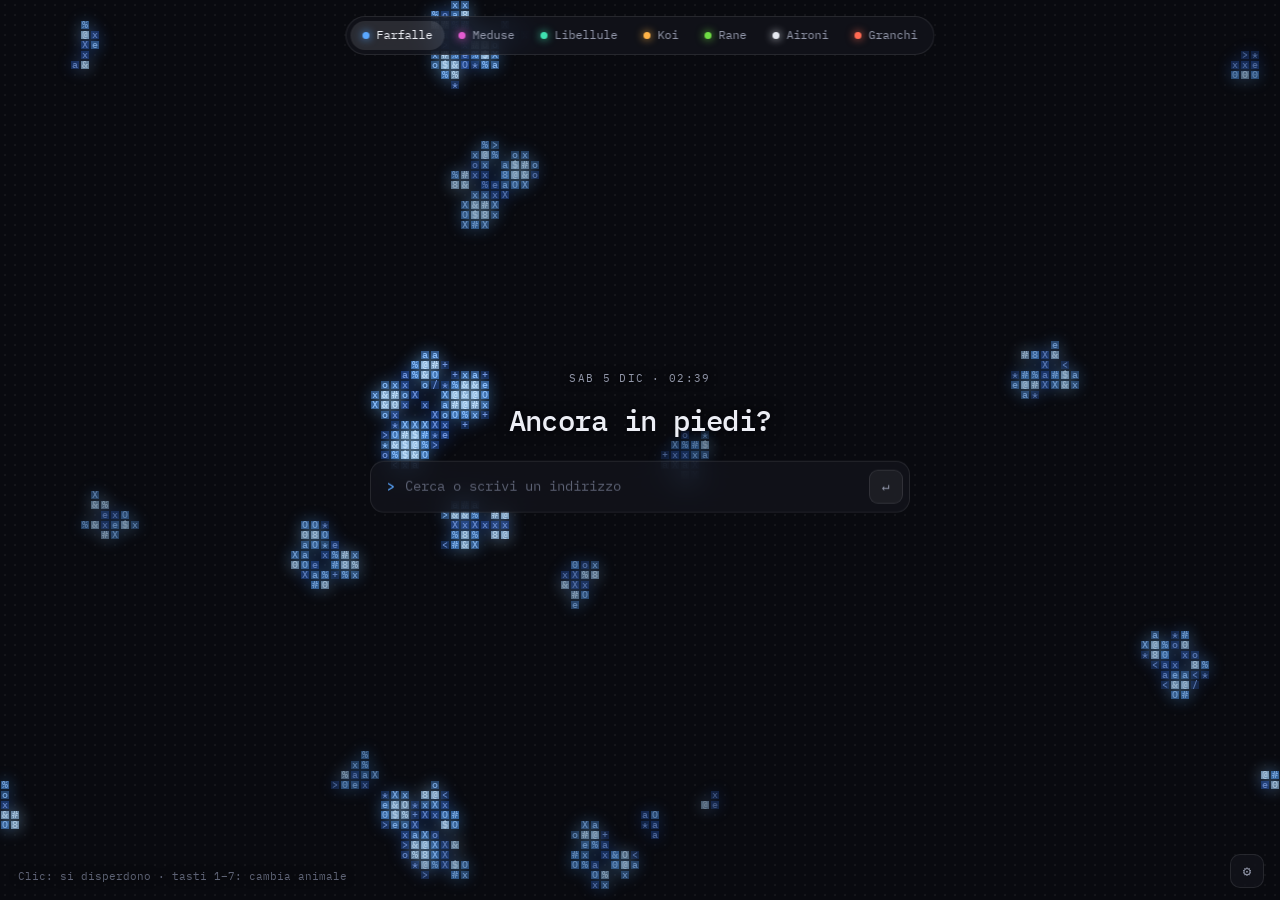
<file: firefox/index.html>
<!DOCTYPE html>
<html lang="it">
<head>
<meta charset="utf-8">
<meta name="viewport" content="width=device-width, initial-scale=1">
<title>ASCII Zoo</title>
<link rel="stylesheet" href="style.css">
</head>
<body>
<canvas id="glow" aria-hidden="true"></canvas>
<canvas id="zoo" aria-hidden="true"></canvas>

<div class="ui" id="ui">
  <nav class="modes" id="modes" aria-label="Scegli l'animale"></nav>

  <main class="center">
    <p class="clock" id="clock"></p>
    <h1 id="greeting">Ciao</h1>
    <form class="search" id="search" role="search" autocomplete="off">
      <label class="sr" for="q">Cerca sul web o scrivi un indirizzo</label>
      <input id="q" name="q" type="text" placeholder="Cerca o scrivi un indirizzo" spellcheck="false" autocapitalize="off">
      <button type="submit" id="go" aria-label="Cerca">&#8629;</button>
    </form>
    <a class="search-link" id="search-link" target="_blank" rel="noopener" hidden></a>
  </main>

  <p class="hint" id="hint"></p>

  <div class="panel" id="panel" hidden>
    <label for="name">Il tuo nome, per il saluto
      <input id="name" type="text" maxlength="24" placeholder="facoltativo" autocomplete="off">
    </label>
    <label class="check" for="auto">
      <input id="auto" type="checkbox">
      Cambia animale ogni minuto
    </label>
    <button type="button" id="hide">Nascondi l'interfaccia <kbd>H</kbd></button>
  </div>
  <button class="gear" id="gear" type="button" aria-label="Impostazioni" aria-expanded="false" aria-controls="panel">&#9881;&#xFE0E;</button>
</div>

<script src="zoo.js"></script>
<script src="app.js"></script>
</body>
</html>
</file>
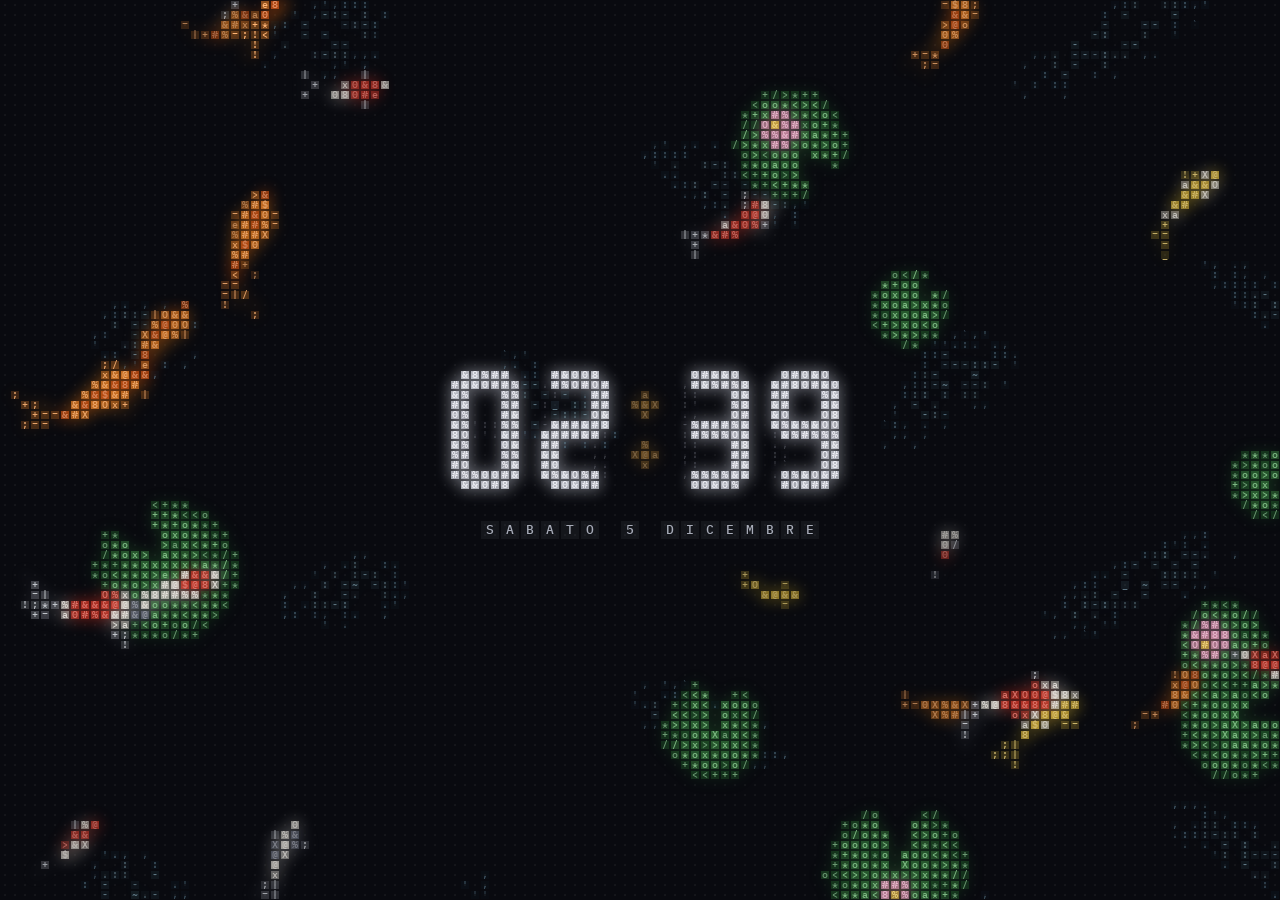
<file: sfondo/index.html>
<!DOCTYPE html>
<html lang="it" data-sfondo>
<head>
<meta charset="utf-8">
<meta name="viewport" content="width=device-width, initial-scale=1">
<title>ASCII Zoo sfondo</title>
<style>
/* Carattere: IBM Plex Mono, (c) IBM Corp., licenza SIL Open Font License 1.1 */
@font-face {
  font-family: "IBM Plex Mono";
  font-style: normal;
  font-weight: 400;
  font-display: swap;
  src: url("[data-uri]") format("woff2");
}
@font-face {
  font-family: "IBM Plex Mono";
  font-style: normal;
  font-weight: 500;
  font-display: swap;
  src: url("[data-uri]") format("woff2");
}

/* Un solo tema, scuro per scelta: gli animali sono luce su fondo nero.
   Layout: canvas a tutto schermo; sopra, selettore in alto, saluto e ricerca al centro. */
:root {
  --bg: #090a0f;
  --ink: #eceef5;
  --ink-dim: #9196a8;
  --ink-faint: #5d6274;
  --panel: rgba(19, 21, 29, 0.74);
  --line: rgba(255, 255, 255, 0.09);
  --accent: #5aa7ff;
  --mono: "IBM Plex Mono", ui-monospace, "SF Mono", Menlo, Consolas, monospace;
  --cell: 11px;
  color-scheme: dark;
}

* { box-sizing: border-box; }

html, body { height: 100%; margin: 0; }

body {
  overflow: hidden;
  background-color: var(--bg);
  background-image: radial-gradient(circle, rgba(255, 255, 255, 0.06) 0 0.6px, transparent 1.1px);
  background-size: var(--cell) var(--cell);
  color: var(--ink);
  font-family: var(--mono);
  font-size: 13px;
  line-height: 1.4;
  -webkit-user-select: none;
  user-select: none;
  -webkit-tap-highlight-color: transparent;
}

canvas { position: fixed; top: 0; left: 0; display: block; }
#glow { opacity: 0.55; filter: blur(7px) saturate(1.2); pointer-events: none; }
#zoo { cursor: crosshair; touch-action: manipulation; }

.ui { position: fixed; inset: 0; pointer-events: none; transition: opacity 0.25s; }
.ui > * { pointer-events: auto; }

button, input { font: inherit; color: inherit; }
button { cursor: pointer; }
:focus-visible { outline: 2px solid var(--accent); outline-offset: 2px; }

.sr {
  position: absolute; width: 1px; height: 1px; overflow: hidden;
  clip: rect(0 0 0 0); white-space: nowrap;
}

/* selettore degli animali */
.modes {
  position: absolute; top: 16px; left: 50%; transform: translateX(-50%);
  display: flex; gap: 2px; padding: 4px;
  max-width: calc(100% - 32px);
  background: var(--panel); border: 1px solid var(--line); border-radius: 999px;
  -webkit-backdrop-filter: blur(12px); backdrop-filter: blur(12px);
}
.modes button {
  display: flex; align-items: center; gap: 7px;
  padding: 6px 12px; border: 0; border-radius: 999px;
  background: transparent; color: var(--ink-dim);
  font-size: 12px; white-space: nowrap;
  transition: background-color 0.15s, color 0.15s;
}
.modes button::before {
  content: ""; width: 7px; height: 7px; border-radius: 50%;
  background: var(--dot); box-shadow: 0 0 8px var(--dot);
}
.modes button:hover { color: var(--ink); }
.modes button[aria-pressed="true"] { background: rgba(255, 255, 255, 0.11); color: var(--ink); }

/* saluto e ricerca */
.center {
  position: absolute; left: 50%; top: 50%; transform: translate(-50%, -56%);
  width: min(540px, calc(100% - 32px));
  display: grid; gap: 14px; justify-items: center; text-align: center;
  pointer-events: none;
}
.center > form, .center > a { pointer-events: auto; }
.clock {
  margin: 0; color: var(--ink-dim); font-size: 11px;
  letter-spacing: 0.12em; text-transform: uppercase;
  font-variant-numeric: tabular-nums;
  text-shadow: 0 0 10px var(--bg), 0 0 4px var(--bg);
}
h1 {
  margin: 0 0 6px; font-size: clamp(21px, 2.5vw, 29px); font-weight: 500;
  letter-spacing: -0.02em; text-wrap: balance;
  text-shadow: 0 0 14px var(--bg), 0 0 5px var(--bg);
}
.search {
  display: flex; align-items: center; gap: 10px; width: 100%;
  padding: 6px 6px 6px 16px;
  background: var(--panel); border: 1px solid var(--line); border-radius: 14px;
  -webkit-backdrop-filter: blur(12px); backdrop-filter: blur(12px);
  transition: border-color 0.15s;
}
.search:focus-within { border-color: color-mix(in srgb, var(--accent) 60%, transparent); }
.search::before { content: ">"; color: var(--accent); font-weight: 500; }
.search input {
  flex: 1; min-width: 0; padding: 9px 0; border: 0; background: transparent;
  font-size: 14px; outline: none;
  -webkit-user-select: text; user-select: text;
}
.search input::placeholder { color: var(--ink-faint); }
.search button {
  flex: none; width: 34px; height: 34px; border: 1px solid var(--line); border-radius: 9px;
  background: rgba(255, 255, 255, 0.05); color: var(--ink-dim);
}
.search button:hover { color: var(--ink); background: rgba(255, 255, 255, 0.1); }
.search-link {
  max-width: 100%; padding: 7px 12px; border-radius: 9px;
  background: var(--panel); border: 1px solid var(--line);
  color: var(--accent); font-size: 12px; text-decoration: none; overflow-wrap: anywhere;
}
.search-link:hover { text-decoration: underline; }
[hidden] { display: none !important; }

/* riga in basso */
.hint {
  position: absolute; left: 18px; bottom: 16px; margin: 0;
  max-width: calc(100% - 84px);
  color: var(--ink-faint); font-size: 11px; pointer-events: none;
  text-shadow: 0 0 8px var(--bg);
}
.gear {
  position: absolute; right: 16px; bottom: 12px;
  width: 34px; height: 34px; border: 1px solid var(--line); border-radius: 10px;
  background: var(--panel); color: var(--ink-dim); font-size: 14px; line-height: 1;
}
.gear:hover, .gear[aria-expanded="true"] { color: var(--ink); }

.panel {
  position: absolute; right: 16px; bottom: 56px; width: min(280px, calc(100% - 32px));
  display: grid; gap: 14px; padding: 16px;
  background: rgba(19, 21, 29, 0.94); border: 1px solid var(--line); border-radius: 14px;
  box-shadow: 0 12px 40px rgba(0, 0, 0, 0.5);
  font-size: 12px;
}
.panel label { display: grid; gap: 6px; color: var(--ink-dim); }
.panel label.check { display: flex; align-items: center; gap: 9px; color: var(--ink); }
.panel input[type="text"] {
  padding: 8px 10px; border: 1px solid var(--line); border-radius: 8px;
  background: rgba(255, 255, 255, 0.04); color: var(--ink);
  -webkit-user-select: text; user-select: text;
}
.panel input[type="checkbox"] { width: 15px; height: 15px; margin: 0; accent-color: var(--accent); }
.panel button {
  padding: 8px 10px; border: 1px solid var(--line); border-radius: 8px;
  background: rgba(255, 255, 255, 0.05); text-align: left;
}
.panel button:hover { background: rgba(255, 255, 255, 0.1); }
.panel kbd {
  float: right; padding: 0 5px; border: 1px solid var(--line); border-radius: 4px;
  color: var(--ink-dim); font: inherit;
}

/* interfaccia nascosta: resta solo il pulsante, quasi invisibile */
.bare .modes, .bare .center, .bare .hint, .bare .panel { display: none; }
.bare .gear { opacity: 0.28; }
.bare .gear:hover, .bare .gear:focus-visible { opacity: 1; }

/* versione sfondo: nessuna interfaccia */
[data-sfondo] .ui { display: none; }
[data-sfondo] #zoo { cursor: default; }

/* widget: riquadri di testo ASCII in un angolo, sopra gli animali */
.widgets {
  position: fixed; display: grid; gap: 10px; margin: 0;
  pointer-events: none; z-index: 1;
  color: var(--ink-dim); font-size: 12px; line-height: 1.35;
  text-shadow: 0 0 8px var(--bg), 0 0 3px var(--bg);
}
/* --m-*: spazio occupato da barra delle applicazioni o barra dei menu, inviato dal programma */
.widgets { --gap: 24px; }
.widgets[data-angolo="basso-destra"] { right: calc(var(--gap) + var(--m-destra, 0px)); bottom: calc(var(--gap) + var(--m-basso, 0px)); justify-items: end; }
.widgets[data-angolo="basso-sinistra"] { left: calc(var(--gap) + var(--m-sinistra, 0px)); bottom: calc(var(--gap) + var(--m-basso, 0px)); }
.widgets[data-angolo="alto-destra"] { right: calc(var(--gap) + var(--m-destra, 0px)); top: calc(var(--gap) + var(--m-alto, 0px)); justify-items: end; }
.widgets[data-angolo="alto-sinistra"] { left: calc(var(--gap) + var(--m-sinistra, 0px)); top: calc(var(--gap) + var(--m-alto, 0px)); }
.widgets pre { margin: 0; font: inherit; white-space: pre; }
.widgets b { color: var(--ink); font-weight: 500; }
.widgets i { color: var(--accent); font-style: normal; }

@media (max-width: 760px) {
  .modes button { padding: 7px 9px; }
  .modes button:not([aria-pressed="true"]) span { display: none; }
  .hint { font-size: 10px; }
}

@media (prefers-reduced-motion: reduce) {
  * { transition: none !important; }
}
</style>
</head>
<body>
<canvas id="glow" aria-hidden="true"></canvas>
<canvas id="zoo" aria-hidden="true"></canvas>

<div class="widgets" id="widgets" data-angolo="basso-destra" aria-live="off"></div>

<div class="ui" id="ui">
  <nav class="modes" id="modes" aria-label="Scegli l'animale"></nav>

  <main class="center">
    <p class="clock" id="clock"></p>
    <h1 id="greeting">Ciao</h1>
    <form class="search" id="search" role="search" autocomplete="off">
      <label class="sr" for="q">Cerca sul web o scrivi un indirizzo</label>
      <input id="q" name="q" type="text" placeholder="Cerca o scrivi un indirizzo" spellcheck="false" autocapitalize="off">
      <button type="submit" id="go" aria-label="Cerca">&#8629;</button>
    </form>
    <a class="search-link" id="search-link" target="_blank" rel="noopener" hidden></a>
  </main>

  <p class="hint" id="hint"></p>

  <div class="panel" id="panel" hidden>
    <label for="name">Il tuo nome, per il saluto
      <input id="name" type="text" maxlength="24" placeholder="facoltativo" autocomplete="off">
    </label>
    <label class="check" for="auto">
      <input id="auto" type="checkbox">
      Cambia animale ogni minuto
    </label>
    <button type="button" id="hide">Nascondi l'interfaccia <kbd>H</kbd></button>
  </div>
  <button class="gear" id="gear" type="button" aria-label="Impostazioni" aria-expanded="false" aria-controls="panel">&#9881;&#xFE0E;</button>
</div>

<script>
/* ASCII Zoo — motore.
 * Ogni animale è una forma procedurale campionata su una griglia di celle:
 * ogni cella accesa diventa un carattere da tastiera, colorato. */
(function (global) {
  'use strict';

  var TAU = Math.PI * 2;
  var FLOW = -Math.PI / 4; // direzione "di corrente": in alto a destra
  var RAMP_A = '.,:-~;=+*oxX%#&@';
  var RAMP_B = "`'.:_!|/<>aeO08$";
  var LEVELS = 16;

  // Colori comuni a tutte le modalità: 0 = onda del clic, 1 = cibo,
  // 2 = cifre dell'orologio, 3 = segmenti spenti
  var PALETTE = ['#aab3c5', '#f0d9a0', '#e6e9f2', '#4a5064'];

  // Orologio a sette segmenti (a..g): quali segmenti accende ogni cifra
  var DIGITS = ['abcdef', 'bc', 'abdeg', 'abcdg', 'bcfg', 'acdfg', 'acdefg', 'abc', 'abcdefg', 'abcdfg'];
  var SEGS = 'abcdefg';
  // segmenti di una cifra larga W e alta H celle, tratto di raggio r
  function segments(ox, oy, W, H, r) {
    var x0 = ox + r, x1 = ox + W - r, y0 = oy + r, y1 = oy + H - r, ym = oy + H / 2, g = r * 0.6;
    return [
      [x0 + g, y0, x1 - g, y0], [x1, y0 + g, x1, ym - g], [x1, ym + g, x1, y1 - g],
      [x0 + g, y1, x1 - g, y1], [x0, ym + g, x0, y1 - g], [x0, y0 + g, x0, ym - g],
      [x0 + g, ym, x1 - g, ym]
    ];
  }

  function clamp(v, a, b) { return v < a ? a : v > b ? b : v; }
  function lerp(a, b, t) { return a + (b - a) * t; }
  function angDiff(a, b) { return Math.atan2(Math.sin(a - b), Math.cos(a - b)); }
  function hash2(i, j) {
    var n = (Math.imul(i, 374761393) + Math.imul(j, 668265263)) | 0;
    n = Math.imul(n ^ (n >>> 13), 1274126177);
    return ((n ^ (n >>> 16)) >>> 0) / 4294967296;
  }
  function steer(c, target, rate, dt) {
    c.th += clamp(angDiff(target, c.th), -rate * dt, rate * dt);
  }
  // distanza punto-segmento; _t = posizione lungo il segmento (0..1)
  var _t = 0;
  function segD(px, py, ax, ay, bx, by) {
    var vx = bx - ax, vy = by - ay;
    var t = ((px - ax) * vx + (py - ay) * vy) / (vx * vx + vy * vy);
    t = t < 0 ? 0 : t > 1 ? 1 : t;
    _t = t;
    var dx = px - ax - vx * t, dy = py - ay - vy * t;
    return Math.sqrt(dx * dx + dy * dy);
  }
  function advance(c, dt) {
    c.x += Math.cos(c.th) * c.sp * dt;
    c.y += Math.sin(c.th) * c.sp * dt;
  }
  // volo verso un punto (l'orologio), rallentando all'arrivo
  function goTo(c, turn, vmax, k, acc, dt) {
    var dx = c.goal.x - c.x, dy = c.goal.y - c.y, d = Math.sqrt(dx * dx + dy * dy);
    steer(c, Math.atan2(dy, dx), turn, dt);
    var v = Math.min(vmax, 0.5 + d * k);
    c.sp += (v - c.sp) * Math.min(1, acc * dt);
    advance(c, dt);
  }
  function defaultPoke(c, x, y, w) {
    var dx = c.x - x, dy = c.y - y, d = Math.sqrt(dx * dx + dy * dy);
    if (d > w.pokeR) return false;
    c.flee = 0.8 + 0.9 * (1 - d / w.pokeR);
    c.fleeTh = d < 0.01 ? w.rnd() * TAU : Math.atan2(dy, dx);
    return true;
  }

  /* ------------------------------------------------------------------ */
  /* Specie. Coordinate locali: x in avanti, y di lato, unità = taglia. */
  /* shape() scrive o.v (intensità 0..1) e o.c (indice colore locale).   */
  /* ------------------------------------------------------------------ */

  var SPECIES = [];

  SPECIES.push({
    id: 'farfalle', label: 'Farfalle', dot: '#5aa7ff',
    pal: ['#eaf4ff', '#a9d6ff', '#58a4ff', '#2f66d0'],
    dens: 560, min: 7, max: 26, smin: 3.6, smax: 11, off: 0, rad: 0.78,
    perch: 0.5, // si posano sull'orologio se la taglia è sotto 0.5 × altezza cifre
    spawn: function (c, w) {
      c.th = w.rnd() * TAU; c.rate = 8 + w.rnd() * 5; c.dth = 0;
    },
    update: function (c, dt, t, w) {
      if (c.perched) { c.ph += c.rate * 0.12 * dt; c.sp = 0; return; } // ali che si aprono piano
      var fl = c.flee > 0;
      c.ph += c.rate * (fl ? 1.9 : 1) * dt;
      if (c.goal && !fl) { goTo(c, 6, 2.2 + 3.8 * c.z, 1.2, 5, dt); return; }
      c.dth += (w.rnd() - 0.5) * 10 * dt;
      c.dth *= Math.pow(0.2, dt);
      if (fl) steer(c, c.fleeTh, 7, dt);
      else c.th += (c.dth + Math.sin(t * 0.9 + c.seed * 9) * 0.6) * dt;
      var base = (2.2 + 3.8 * c.z) * (1 + 0.45 * Math.sin(c.ph));
      c.sp += ((fl ? base * 3.6 : base) - c.sp) * Math.min(1, 5 * dt);
      advance(c, dt);
    },
    shape: function (x, y, c, o) {
      var ay = y < 0 ? -y : y;
      if (ay < Math.max(0.045, c.mt * 0.9) && x > -0.34 && x < 0.36) { o.v = 0.7; o.c = 3; return; }
      var f = 0.22 + 0.78 * Math.abs(Math.cos(c.ph));
      var wy = ay / f;
      var ax = (x - 0.2) / 0.24, bx = (wy - 0.36) / 0.3;
      var d1 = ax * ax + bx * bx;
      ax = (x + 0.24) / 0.17; bx = (wy - 0.24) / 0.19;
      var d2 = ax * ax + bx * bx;
      var d = d1 < d2 ? d1 : d2;
      if (d < 1) {
        o.v = 1 - 0.5 * d;
        o.c = d < 0.3 ? 1 : d < 0.8 ? 2 : 3;
      }
    }
  });

  SPECIES.push({
    id: 'meduse', label: 'Meduse', dot: '#e45bd0',
    pal: ['#ffd9f7', '#ee6fdc', '#b03aa6', '#8d86a6'],
    dens: 720, min: 6, max: 20, smin: 3.6, smax: 11, off: -0.95, rad: 1.5,
    spawn: function (c, w) {
      c.home = FLOW + (w.rnd() - 0.5) * 0.5; c.th = c.home; c.rate = 1.9 + w.rnd() * 0.9;
    },
    update: function (c, dt, t, w) {
      var fl = c.flee > 0;
      c.ph += c.rate * (fl ? 2.2 : 1) * dt;
      if (fl) steer(c, c.fleeTh, 3.5, dt);
      else steer(c, c.home + Math.sin(t * 0.4 + c.seed * 7) * 0.25, 0.8, dt);
      var push = Math.max(0, Math.sin(c.ph));
      var target = (0.9 + 2.6 * c.z) * (0.45 + 1.5 * push) * (fl ? 3 : 1);
      c.sp += (target - c.sp) * Math.min(1, 3 * dt);
      advance(c, dt);
    },
    shape: function (x, y, c, o, h) {
      var p = Math.sin(c.ph);
      if (x >= -0.12) {
        var rx = 0.44 * (1 - 0.12 * p), ry = 0.48 * (1 + 0.14 * p);
        var d = (x / rx) * (x / rx) + (y / ry) * (y / ry);
        if (d < 1) {
          o.v = 1 - 0.45 * d;
          o.c = x < -0.04 ? 2 : (x > 0.12 && d < 0.42) ? 0 : d < 0.8 ? 1 : 2;
        }
        return;
      }
      if (x < -2.3 || h < 0.38) return;
      var spread = 0.16 * (1 + 0.12 * p), fade = 1 + x / 2.3;
      var th = Math.max(0.05, c.mt);
      for (var k = -2; k <= 2; k++) {
        var wig = 0.035 * Math.sin(x * 5 + c.ph * 1.5 + k * 1.7) * -x;
        if (Math.abs(y - k * spread - wig) < th) {
          o.v = 0.05 + 0.13 * fade; o.c = 3; return;
        }
      }
    }
  });

  SPECIES.push({
    id: 'libellule', label: 'Libellule', dot: '#3fe0b0',
    pal: ['#f2fff9', '#62f0b4', '#27b99a', '#8fe6cf', '#3d8f86'],
    dens: 600, min: 7, max: 22, smin: 4.2, smax: 10, off: -0.85, rad: 1.9,
    perch: 0.65,
    spawn: function (c, w) {
      c.home = FLOW + (w.rnd() - 0.5) * 0.9; c.th = c.home;
      c.state = w.rnd() < 0.7 ? 1 : 0; c.timer = w.rnd() * 1.5; c.next = c.th;
    },
    update: function (c, dt, t, w) {
      if (c.perched) { c.ph += 5 * dt; c.sp = 0; return; } // posata: le ali vibrano appena
      c.ph += 38 * dt;
      if (c.goal && !(c.flee > 0)) { c.state = 1; goTo(c, 9, 9 + 13 * c.z, 2.5, 7, dt); c.next = c.th; return; }
      c.timer -= dt;
      if (c.flee > 0) { c.state = 1; c.next = c.fleeTh; if (c.timer < c.flee) c.timer = c.flee; }
      if (c.timer <= 0) {
        if (c.state === 1) { c.state = 0; c.timer = 0.35 + w.rnd() * 1.2; }
        else {
          c.state = 1; c.timer = 0.6 + w.rnd() * 1.6;
          c.next = w.rnd() < 0.8 ? c.home + (w.rnd() - 0.5) * 1.7 : w.rnd() * TAU;
        }
      }
      steer(c, c.next, c.state === 1 ? 9 : 3, dt);
      var target = c.state === 1 ? (9 + 13 * c.z) * (c.flee > 0 ? 1.6 : 1) : 0.5;
      c.sp += (target - c.sp) * Math.min(1, (c.state === 1 ? 7 : 4) * dt);
      advance(c, dt);
    },
    shape: function (x, y, c, o, h) {
      var ay = y < 0 ? -y : y, mt = c.mt;
      var hx = x - 0.3;
      if (hx * hx + y * y < Math.max(0.008, mt * mt * 0.5)) { o.v = 1; o.c = 0; return; }
      var tx = (x - 0.14) / 0.16, ty = y / 0.09;
      if (tx * tx + ty * ty < 1) { o.v = 0.92; o.c = 1; return; }
      if (ay < Math.max(0.035, mt)) {
        if (x > -0.95 && x < 0.05) { o.v = 0.62; o.c = 2; return; }
        var tl = 0.3 + c.sp * 0.07;
        if (x <= -0.95 && x > -0.95 - tl && h > 0.45) {
          o.v = 0.04 + 0.16 * (1 + (x + 0.95) / tl); o.c = 4; return;
        }
      }
      if (ay > 0.05 && ay < 0.64) {
        var taper = 1 - (ay / 0.64) * (ay / 0.64);
        var th = Math.max(0.03 + 0.09 * taper, mt * 0.7);
        var fore = Math.abs(x - (0.22 + 0.16 * ay));
        var hind = Math.abs(x - (0.02 - 0.3 * ay));
        if ((fore < th || hind < th) && h > 0.18) {
          o.v = 0.42 + 0.22 * Math.sin(c.ph + ay * 9); o.c = 3;
        }
      }
    }
  });

  SPECIES.push({
    id: 'koi', label: 'Koi', dot: '#ffb347',
    // 7-8 = acqua, 9-10 = ninfee, 11 = fiore di loto
    pal: ['#f6f2e9', '#e8402f', '#ff8f2e', '#dc5a16', '#ffd447', '#6d7282', '#c9ced8',
          '#3c7fa6', '#7cc4e0', '#4fae57', '#2f7a3a', '#f4a6c8'],
    dens: 520, min: 7, max: 26, smin: 4.6, smax: 12.5, off: -0.12, rad: 0.78,
    feeds: true,
    // stagno: increspature che scorrono sotto i pesci
    under: function (w, t, A) {
      var c0 = this.c0, cols = w.cols, rows = w.rows, wc = w._water, i, j, n;
      if (!wc || wc.cols !== cols || wc.rows !== rows) {
        // le celle dove l'acqua può comparire sono sempre le stesse (poco più di metà)
        var ii = [], jj = [], aa = [];
        for (j = 0; j < rows; j++) {
          for (i = 0; i < cols; i++) {
            var h = hash2(i, j);
            if (h < 0.55) { ii.push(i); jj.push(j); aa.push(0.35 + 0.3 * h); }
          }
        }
        wc = w._water = { cols: cols, rows: rows, i: Int16Array.from(ii), j: Int16Array.from(jj), a: Float32Array.from(aa),
                          row: new Float32Array(rows), col: new Float32Array(cols) };
      }
      // s = sin(i*0.16 + t*0.8 + sin(j*0.11 + t*0.35)*2.2) + sin(j*0.23 - t*0.6 + sin(i*0.07 - t*0.25)*1.8):
      // i seni interni dipendono solo dalla riga o solo dalla colonna
      var R = wc.row, K = wc.col, I = wc.i, J = wc.j, AL = wc.a;
      for (j = 0; j < rows; j++) R[j] = t * 0.8 + Math.sin(j * 0.11 + t * 0.35) * 2.2;
      for (i = 0; i < cols; i++) K[i] = Math.sin(i * 0.07 - t * 0.25) * 1.8 - t * 0.6;
      for (n = 0; n < I.length; n++) {
        i = I[n]; j = J[n];
        var s1 = Math.sin(i * 0.16 + R[j]);
        if (s1 <= 0.45) continue; // il secondo seno arriva al massimo a 1: non si supera 1.45
        var s = s1 + Math.sin(j * 0.23 + K[i]);
        if (s > 1.45) w.put(i, j, 0.08 + (s - 1.45) * 0.3, c0 + (s > 1.75 ? 8 : 7), A * AL[n]);
      }
    },
    // ninfee che vanno alla deriva; i pesci profondi passano sotto
    tick: function (w, dt) {
      if (!w.pads || w.padsCols !== w.cols || w.padsRows !== w.rows) {
        w.pads = []; w.padsCols = w.cols; w.padsRows = w.rows;
        var n = clamp(Math.round(w.cols * w.rows / 1400), 4, 9);
        for (var k = 0; k < n; k++) {
          var p = { r: 3.5 + w.rnd() * 4.5, rot: w.rnd() * TAU, spin: (w.rnd() - 0.5) * 0.06,
                    flower: w.rnd() < 0.35, v: 0.06 + w.rnd() * 0.1, x: 0, y: 0 };
          for (var tries = 0; tries < 15; tries++) {
            p.x = w.rnd() * w.cols; p.y = w.rnd() * w.rows;
            if (!w.clock || w.boxDist(p.x, p.y).d > p.r + 3) break;
          }
          w.pads.push(p);
        }
      }
      for (var q = 0; q < w.pads.length; q++) {
        var pd = w.pads[q], m = pd.r + 2;
        pd.x += Math.cos(FLOW) * pd.v * dt; pd.y += Math.sin(FLOW) * pd.v * dt;
        pd.rot += pd.spin * dt;
        if (pd.x > w.cols + m) pd.x = -m; else if (pd.x < -m) pd.x = w.cols + m;
        if (pd.y < -m) pd.y = w.rows + m; else if (pd.y > w.rows + m) pd.y = -m;
      }
      // ogni tanto una goccia sull'acqua
      if (w.rnd() < dt * 0.3) w.ripple(w.rnd() * w.cols, w.rnd() * w.rows, 3 + w.rnd() * 3, 1.6, this.c0 + 8);
    },
    over: function (w, t, A) {
      if (!w.pads) return;
      var c0 = this.c0;
      for (var q = 0; q < w.pads.length; q++) {
        var p = w.pads[q], R = p.r;
        var fx = p.x - Math.cos(p.rot) * R * 0.3, fy = p.y - Math.sin(p.rot) * R * 0.3;
        var i0 = Math.max(0, Math.floor(p.x - R)), i1 = Math.min(w.cols - 1, Math.ceil(p.x + R));
        var j0 = Math.max(0, Math.floor(p.y - R)), j1 = Math.min(w.rows - 1, Math.ceil(p.y + R));
        for (var j = j0; j <= j1; j++) {
          for (var i = i0; i <= i1; i++) {
            var dx = i + 0.5 - p.x, dy = j + 0.5 - p.y, d = Math.sqrt(dx * dx + dy * dy) / R;
            if (d > 1) continue;
            var da = angDiff(Math.atan2(dy, dx), p.rot);
            if (d > 0.08 && Math.abs(da) < 0.3) continue; // la tacca della foglia
            var col = d > 0.84 || (d > 0.25 && Math.abs(Math.sin(da * 3.5)) < 0.16) ? 10 : 9;
            var v = 0.5 + 0.2 * (1 - d);
            if (p.flower) {
              var fd = Math.sqrt((i + 0.5 - fx) * (i + 0.5 - fx) + (j + 0.5 - fy) * (j + 0.5 - fy));
              if (fd < 1.7) { col = fd < 0.7 ? 4 : 11; v = 0.85; }
            }
            w.put(i, j, v, c0 + col, A * 0.9);
          }
        }
      }
    },
    spawn: function (c, w) {
      c.home = FLOW + (w.rnd() - 0.5) * 1.1; c.th = c.home; c.dth = 0;
      var r = w.rnd();
      c.kind2 = r < 0.3 ? 0 : r < 0.7 ? 1 : r < 0.82 ? 2 : 3;
    },
    update: function (c, dt, t, w) {
      var base = 2.2 + 3.6 * c.z, target = base;
      var best = 1e9, food = null, i, f;
      for (i = 0; i < w.food.length; i++) {
        f = w.food[i];
        var d2 = (f.x - c.x) * (f.x - c.x) + (f.y - c.y) * (f.y - c.y);
        if (d2 < best) { best = d2; food = f; }
      }
      if (c.flee > 0) {
        // spavento (scatta il minuto): colpo di coda lontano dall'orologio
        steer(c, c.fleeTh, 3, dt);
        target = base * 2.6;
      } else if (food && best < w.pokeR * w.pokeR * 1.4) {
        steer(c, Math.atan2(food.y - c.y, food.x - c.x), 2.8, dt);
        target = base * 2.3;
        var mx = c.x + Math.cos(c.th) * 0.45 * c.S, my = c.y + Math.sin(c.th) * 0.45 * c.S;
        var reach = Math.max(1.3, c.S * 0.16);
        if ((food.x - mx) * (food.x - mx) + (food.y - my) * (food.y - my) < reach * reach) {
          food.eaten = true;
          w.ripple(food.x, food.y, 2.2 + c.S * 0.2, 0.7, 0);
        }
      } else {
        c.dth += (w.rnd() - 0.5) * 3 * dt;
        c.dth *= Math.pow(0.3, dt);
        c.th += c.dth * dt;
        steer(c, c.home + Math.sin(t * 0.25 + c.seed * 11) * 0.6, 0.35, dt);
      }
      c.sp += (target - c.sp) * Math.min(1, 2.5 * dt);
      c.ph += (3.5 + c.sp * 0.9) * dt;
      advance(c, dt);
    },
    shape: function (x, y, c, o) {
      if (x > 0.5 || x < -0.78) return;
      var s = (0.5 - x) / 0.9; // 0 al muso, 1 al peduncolo
      var amp = 0.015 + 0.15 * Math.pow(clamp(s / 1.4, 0, 1), 1.6);
      var u = y - amp * Math.sin(c.ph - 4.2 * (0.5 - x));
      var au = u < 0 ? -u : u;
      if (x >= -0.4) {
        var wd = 0.17 * (s < 0.3 ? Math.sqrt(s / 0.3) : 1 - 0.74 * Math.pow((s - 0.3) / 0.7, 1.3));
        wd = Math.max(wd, c.mt * 0.8);
        if (au < wd) {
          var q = au / wd;
          o.v = 0.96 - 0.3 * q * q;
          var sd = c.seed * 40;
          var n = Math.sin(x * 7 + sd) * Math.cos(u * 9 + sd * 0.7) + 0.5 * Math.sin(x * 3.3 + sd * 1.9);
          if (c.kind2 === 0) o.c = au < 0.035 ? 3 : 2;
          else if (c.kind2 === 1) o.c = n > 0.12 ? 1 : 0;
          else if (c.kind2 === 2) o.c = q > 0.7 ? 0 : 4;
          else o.c = n > 0.3 ? 1 : n < -0.55 ? 5 : 0;
          return;
        }
        if (x > 0.08 && x < 0.3) {
          var fin = wd + 0.13 * Math.sin(Math.PI * (x - 0.08) / 0.22);
          if (au < fin) { o.v = 0.4; o.c = c.kind2 === 0 ? 2 : c.kind2 === 2 ? 4 : 6; }
        }
        return;
      }
      var s2 = (-0.4 - x) / 0.36;
      if (au < 0.045 + 0.17 * s2 && !(s2 > 0.55 && au < 0.1 * (s2 - 0.55) / 0.45)) {
        o.v = 0.5 - 0.15 * s2; o.c = c.kind2 === 0 ? 2 : c.kind2 === 2 ? 4 : 6;
      }
    }
  });

  SPECIES.push({
    id: 'rane', label: 'Rane', dot: '#6fdc44',
    pal: ['#f6ffe9', '#a2ec6c', '#62cf3c', '#3c9a2c'],
    dens: 620, min: 6, max: 22, smin: 5, smax: 15, off: -0.3, rad: 1.08,
    perch: 0.5,
    spawn: function (c, w) {
      c.th = w.rnd() * TAU; c.state = 0; c.timer = w.rnd() * 4; c.air = 0; c.pend = 0; c.u = 0;
    },
    update: function (c, dt, t, w) {
      c.ph += 2.4 * dt;
      if (c.perched) return; // seduta sull'orologio
      if (c.state === 0) {
        c.timer -= dt;
        if (c.timer <= 0) {
          var hop;
          if (c.pend > 0) {
            c.th = c.fleeTh + (w.rnd() - 0.5) * 0.9; hop = c.S * (3.6 + w.rnd() * 2); c.pend--;
          } else if (c.goal) {
            // salto mirato su un segmento acceso
            var gx = c.goal.x - c.x, gy = c.goal.y - c.y;
            c.th = Math.atan2(gy, gx); hop = Math.max(0.2, Math.min(Math.sqrt(gx * gx + gy * gy), c.S * 3.6));
          } else {
            c.th += (w.rnd() - 0.5) * 2.6; hop = c.S * (1.6 + w.rnd() * 2.2);
          }
          // se non vuole posarsi, non atterra sull'orologio
          if (w.clock && !c.goal &&
              w.boxDist(c.x + Math.cos(c.th) * hop, c.y + Math.sin(c.th) * hop).d < c.S * 0.45) {
            c.th = Math.atan2(c.y - w.clock.cy, c.x - w.clock.cx) + (w.rnd() - 0.5) * 1.2;
          }
          c.state = 1; c.u = 0; c.hop = hop; c.dur = 0.36 + hop * 0.006;
          c.x0 = c.x; c.y0 = c.y;
        }
      } else {
        c.u += dt / c.dur;
        var u = c.u >= 1 ? 1 : c.u;
        var e = u * u * (3 - 2 * u);
        c.x = c.x0 + Math.cos(c.th) * c.hop * e;
        c.y = c.y0 + Math.sin(c.th) * c.hop * e;
        c.air = Math.sin(Math.PI * u);
        if (c.u >= 1) {
          c.state = 0; c.air = 0;
          c.timer = c.pend > 0 ? 0.05 + w.rnd() * 0.12 : c.goal ? 0.25 + w.rnd() * 0.5 : 0.7 + w.rnd() * 4.2;
        }
      }
    },
    poke: function (c, x, y, w) {
      var dx = c.x - x, dy = c.y - y, d = Math.sqrt(dx * dx + dy * dy);
      if (d > w.pokeR) return;
      c.fleeTh = Math.atan2(dy, dx);
      c.pend = d < w.pokeR * 0.5 ? 2 : 1;
      if (c.state === 0) c.timer = Math.min(c.timer, w.rnd() * 0.18);
    },
    shape: function (x, y, c, o) {
      var e = c.air, k = 1 + 0.22 * e;
      x /= k; y /= k;
      var ay = y < 0 ? -y : y, mt = c.mt;
      var ex = x - 0.34, ey = ay - 0.15;
      if (ex * ex + ey * ey < Math.max(0.0058, mt * mt * 0.6)) { o.v = 1; o.c = 0; return; }
      var hx = (x - 0.27) / 0.17, hy = y / 0.2;
      if (hx * hx + hy * hy < 1) { o.v = 0.9; o.c = 1; return; }
      var bx = x / (0.3 + 0.07 * e), by = y / (0.25 - 0.04 * e);
      var d = bx * bx + by * by;
      if (d < 1) {
        o.v = 0.95 - 0.3 * d;
        var sd = c.seed * 30;
        o.c = Math.sin(x * 21 + sd) * Math.cos(y * 19 + sd * 1.3) > 0.45 ? 3 : 2;
        return;
      }
      // zampe posteriori: piegate da ferma, distese in salto
      var kx = lerp(-0.04, -0.56, e), ky = lerp(0.37, 0.21, e);
      var fx = lerp(-0.3, -0.98, e), fy = lerp(0.39, 0.25, e);
      var lt = Math.max(0.07, mt);
      if (segD(x, ay, -0.2, 0.16, kx, ky) < lt || segD(x, ay, kx, ky, fx, fy) < lt * 0.85) {
        o.v = 0.7; o.c = 3; return;
      }
      if (segD(x, ay, fx, fy, fx - 0.1, fy + 0.1) < lt * 0.7) { o.v = 0.55; o.c = 3; return; }
      if (segD(x, ay, 0.14, 0.2, lerp(0.33, 0.08, e), lerp(0.36, 0.31, e)) < Math.max(0.05, mt * 0.9)) {
        o.v = 0.6; o.c = 3;
      }
    }
  });

  SPECIES.push({
    id: 'aironi', label: 'Aironi', dot: '#e6e9f0',
    pal: ['#fbfcff', '#cfd4de', '#858b99', '#f0483e', '#5d6270'],
    dens: 640, min: 6, max: 20, smin: 4.6, smax: 12.5, off: 0, rad: 0.92,
    spawn: function (c, w) {
      c.home = FLOW + (w.rnd() - 0.5) * 0.45; c.th = c.home; c.rate = 2 + w.rnd() * 1.2;
    },
    update: function (c, dt, t, w) {
      // sul nido le ali si chiudono piano
      c.fold = (c.fold || 0) + ((c.perched ? 1 : 0) - (c.fold || 0)) * Math.min(1, 2.5 * dt);
      if (c.perched) { c.ph += c.rate * 0.12 * dt; c.sp = 0; return; }
      var fl = c.flee > 0;
      c.ph += c.rate * (fl ? 2.4 : 1) * dt;
      if (c.goal && !fl) { goTo(c, 2.4, 4.5 + 7 * c.z, 0.8, 2.5, dt); return; }
      if (fl) steer(c, c.fleeTh, 2.6, dt);
      else steer(c, c.home + Math.sin(t * 0.3 + c.seed * 5) * 0.18, 0.7, dt);
      var target = (4.5 + 7 * c.z) * (fl ? 2.3 : 1);
      c.sp += (target - c.sp) * Math.min(1, 2.5 * dt);
      advance(c, dt);
    },
    shape: function (x, y, c, o, h) {
      var ay = y < 0 ? -y : y, mt = c.mt;
      if (ay < Math.max(0.03, mt)) {
        if (x > 0.57 && x < 0.69) { o.v = 1; o.c = 3; return; }
        if (x >= 0.69 && x < 0.82) { o.v = 0.45; o.c = 2; return; }
        if (x > 0.12 && x <= 0.57) { o.v = 0.82; o.c = 0; return; }
        if (x < -0.2 && x > -0.78 && h > 0.35) { o.v = 0.3; o.c = 4; return; }
      }
      var bx = x / 0.22, by = y / 0.075;
      if (bx * bx + by * by < 1) { o.v = 0.95; o.c = 0; return; }
      var f = Math.cos(c.ph), fold = c.fold || 0;
      var span = 0.72 * (0.74 + 0.26 * Math.abs(f)) * (1 - 0.62 * fold);
      var d = segD(x, ay, 0.02, 0.05, -0.12 - 0.13 * f * (1 - fold) - 0.22 * fold, span);
      var t = _t, chord = Math.max(lerp(0.13, 0.05, t), mt);
      if (d < chord) {
        o.v = 0.92 - 0.3 * t - 0.25 * (d / chord);
        o.c = t > 0.66 ? 2 : (d / chord > 0.6 ? 1 : 0);
      }
    }
  });

  SPECIES.push({
    id: 'granchi', label: 'Granchi', dot: '#ff6a52',
    pal: ['#fff0e6', '#ff9a78', '#ee5540', '#b0342c'],
    dens: 430, min: 8, max: 30, smin: 4.2, smax: 8, off: 0.08, rad: 0.72,
    spawn: function (c, w) {
      c.th = w.rnd() * TAU; c.thT = c.th; c.dir = w.rnd() < 0.5 ? -1 : 1;
      c.state = w.rnd() < 0.6 ? 1 : 0; c.timer = w.rnd() * 2.5; c.leg = w.rnd() * 6; c.claw = w.rnd() * 6;
    },
    update: function (c, dt, t, w) {
      var fl = c.flee > 0;
      c.timer -= dt;
      if (fl) { c.state = 1; if (c.timer < c.flee) c.timer = c.flee; }
      if (c.timer <= 0) {
        if (c.state === 1) { c.state = 0; c.timer = 0.4 + w.rnd() * 1.8; }
        else {
          c.state = 1; c.timer = 0.9 + w.rnd() * 2.8;
          if (w.rnd() < 0.5) c.dir = -c.dir;
          c.thT = c.th + (w.rnd() - 0.5) * 1.5;
        }
      }
      steer(c, c.thT, fl ? 6 : 1.6, dt);
      var target = c.state === 1 ? (2.4 + 3.4 * c.z) * (fl ? 3.4 : 1) : 0;
      c.sp += (target - c.sp) * Math.min(1, 8 * dt);
      c.leg += (4 + c.sp * 3.2) * dt * (c.state === 1 ? 1 : 0.1);
      c.claw += (c.state === 1 ? 1.5 : 5) * dt;
      // i granchi camminano di lato
      c.x += -Math.sin(c.th) * c.dir * c.sp * dt;
      c.y += Math.cos(c.th) * c.dir * c.sp * dt;
    },
    poke: function (c, x, y, w) {
      if (!defaultPoke(c, x, y, w)) return;
      var a = c.fleeTh;
      var dot = -Math.sin(c.th) * Math.cos(a) + Math.cos(c.th) * Math.sin(a);
      c.dir = dot >= 0 ? 1 : -1;
      c.thT = a - c.dir * Math.PI / 2;
    },
    shape: function (x, y, c, o) {
      var ay = y < 0 ? -y : y, sg = y < 0 ? -1 : 1, mt = c.mt;
      var ex = x - 0.25, ey = ay - 0.1;
      if (ex * ex + ey * ey < 0.0026) { o.v = 1; o.c = 0; return; }
      var bx = x / 0.2, by = y / 0.31;
      var d = bx * bx + by * by;
      if (d < 1) { o.v = 0.96 - 0.3 * d; o.c = d < 0.25 ? 1 : d < 0.78 ? 2 : 3; return; }
      var open = 0.5 + 0.5 * Math.sin(c.claw + sg);
      var cy = 0.31 - 0.03 * open;
      var qx = (x - 0.43) / 0.13, qy = (ay - cy) / 0.1;
      if (qx * qx + qy * qy < 1) {
        if (x > 0.42 && Math.abs(ay - cy) < 0.035 * open) return;
        o.v = 0.9; o.c = 1; return;
      }
      if (segD(x, ay, 0.12, 0.25, 0.34, 0.35) < Math.max(0.05, mt * 0.8)) { o.v = 0.75; o.c = 2; return; }
      var lt = Math.max(0.035, mt * 0.75);
      for (var k = 0; k < 3; k++) {
        var rx = -0.13 + k * 0.1;
        var tip = rx * 1.9 - 0.05 + 0.07 * Math.sin(c.leg + k * 2.1 + (sg > 0 ? 0 : Math.PI));
        if (segD(x, ay, rx, 0.25, tip, 0.56) < lt) { o.v = 0.6; o.c = 3; return; }
      }
    }
  });

  /* ------------------------------------------------------------------ */
  /* Scenografie: lo sfondo di ogni specie. Hanno uno stato proprio      */
  /* (rifatto se cambia la griglia), possono offrire posti dove posarsi  */
  /* (fiori, canne, nidi, sassi) e ostacoli da aggirare (sassi).         */
  /* I colori della scena seguono quelli della specie: C = c0 + sc0.     */
  /* ------------------------------------------------------------------ */

  function byId(id) {
    for (var i = 0; i < SPECIES.length; i++) if (SPECIES[i].id === id) return SPECIES[i];
    return null;
  }
  // un punto libero: lontano dall'orologio e dagli altri oggetti della lista
  function place(w, r, list, gap) {
    var x = 0, y = 0;
    for (var t = 0; t < 40; t++) {
      x = r + w.rnd() * Math.max(1, w.cols - 2 * r);
      y = r + w.rnd() * Math.max(1, w.rows - 2 * r);
      if (w.clock && w.boxDist(x, y).d < r + 3) continue;
      var ok = true;
      for (var k = 0; k < list.length && ok; k++) {
        var o = list[k], dx = o.x - x, dy = o.y - y, m = o.r + r + gap;
        if (dx * dx + dy * dy < m * m) ok = false;
      }
      if (ok) break;
    }
    return { x: x, y: y };
  }
  // celle fisse: i, j, v, colore (relativo alla scena), alfa
  function drawCells(w, cells, C, A) {
    for (var k = 0; k < cells.length; k += 5) w.put(cells[k], cells[k + 1], cells[k + 2], C + cells[k + 3], A * cells[k + 4]);
  }
  // sasso irregolare, illuminato da in alto a sinistra
  function rockCells(w, o, cells, dark, light, moss) {
    var R = o.r * 1.3, i0 = Math.floor(o.x - R), i1 = Math.ceil(o.x + R), j0 = Math.floor(o.y - R), j1 = Math.ceil(o.y + R);
    for (var j = j0; j <= j1; j++) {
      for (var i = i0; i <= i1; i++) {
        var dx = i + 0.5 - o.x, dy = j + 0.5 - o.y, dd = Math.sqrt(dx * dx + dy * dy), a = Math.atan2(dy, dx);
        var rr = o.r * (1 + 0.16 * Math.sin(3 * a + o.p1) + 0.09 * Math.sin(5 * a + o.p2));
        var d = dd / rr;
        if (d >= 1) continue;
        var lit = dd > 0.01 ? (-dx - dy) / (dd * 1.4142) : 0;
        var col = lit * Math.sqrt(d) > 0.18 ? light : dark;
        if (moss >= 0 && o.moss && dy > 0.2 * o.r && hash2(i * 3, j * 7) < 0.5) col = moss;
        cells.push(i, j, 0.42 + 0.3 * (1 - d * d) + 0.12 * lit, col, 0.9);
      }
    }
  }
  // molla per ciò che ondeggia (fiori, canne): torna verso `rest`
  function spring(o, key, vkey, rest, k, damp, dt) {
    o[vkey] += (-k * (o[key] - rest) - damp * o[vkey]) * dt;
    o[key] += o[vkey] * dt;
  }

  var SCENES = {};

  // Farfalle: un prato visto dall'alto. I fiori ondeggiano al vento, si scostano
  // e si aprono quando una farfalla ci passa vicino; ci si posano sopra.
  SCENES.farfalle = {
    pal: ['#24452c', '#3f7a45', '#f4a6c8', '#f6f2e9', '#c4a3f0', '#ffd447', '#ff9a5a'],
    init: function (w) {
      var s = { flowers: [], grass: [] }, n = clamp(Math.round(w.cols * w.rows / 900), 8, 32);
      var petals = [2, 3, 4, 6];
      for (var k = 0; k < n; k++) {
        var r = 2.4 + w.rnd() * 1.8, p = place(w, r, s.flowers, 2);
        s.flowers.push({ x0: p.x, y0: p.y, x: p.x, y: p.y, r: r, rot: w.rnd() * TAU, petal: petals[Math.floor(w.rnd() * 4)],
                         ph: w.rnd() * TAU, dx: 0, dy: 0, vx: 0, vy: 0, open: 0.5, glow: 0, taken: null });
      }
      for (var j = 0; j < w.rows; j++) {
        for (var i = 0; i < w.cols; i++) {
          var h = hash2(i * 3 + 7, j * 5 + 1);
          if (h < 0.05) s.grass.push(i, j, 0.1 + h * 2.4, h < 0.018 ? 1 : 0, 0.55);
        }
      }
      return s;
    },
    tick: function (w, dt, t, s) {
      var sp = this, cs = w.creatures;
      for (var q = 0; q < s.flowers.length; q++) {
        var f = s.flowers[q], near = 0;
        for (var n = 0; n < cs.length; n++) {
          var c = cs[n];
          if (c.kind !== sp || c.dying || c.perched) continue;
          var dx = f.x - c.x, dy = f.y - c.y, d2 = dx * dx + dy * dy;
          if (d2 < 16 && d2 > 1e-4) {
            var d = Math.sqrt(d2), push = (1 - d / 4) * (2 + c.sp) * 1.4;
            f.vx += dx / d * push * dt; f.vy += dy / d * push * dt;
            near = Math.max(near, 1 - d / 4);
          }
        }
        spring(f, 'dx', 'vx', Math.sin(t * 0.7 + f.ph) * 0.18, 14, 3.5, dt);
        spring(f, 'dy', 'vy', Math.cos(t * 0.55 + f.ph * 1.3) * 0.12, 14, 3.5, dt);
        f.dx = clamp(f.dx, -1.2, 1.2); f.dy = clamp(f.dy, -1.2, 1.2);
        f.x = f.x0 + f.dx; f.y = f.y0 + f.dy;
        f.open += ((f.taken ? 1 : 0.45 + 0.55 * near) - f.open) * Math.min(1, 2 * dt);
        f.glow = f.taken && f.taken.perched ? Math.min(1, f.glow + dt) : Math.max(0, f.glow - dt * 0.5);
      }
    },
    under: function (w, t, A, s) {
      var C = this.c0 + this.sc0;
      drawCells(w, s.grass, C, A);
      for (var q = 0; q < s.flowers.length; q++) {
        var f = s.flowers[q], R = f.r * (0.62 + 0.38 * f.open);
        var i0 = Math.floor(f.x - R), i1 = Math.ceil(f.x + R), j0 = Math.floor(f.y - R), j1 = Math.ceil(f.y + R);
        for (var j = j0; j <= j1; j++) {
          for (var i = i0; i <= i1; i++) {
            var dx = i + 0.5 - f.x, dy = j + 0.5 - f.y, d = Math.sqrt(dx * dx + dy * dy) / R;
            if (d >= 1) continue;
            if (d < 0.3) { w.put(i, j, 0.75 + 0.2 * f.glow, C + 5, A * 0.9); continue; }
            var lobe = 0.5 + 0.5 * Math.abs(Math.cos(2.5 * (Math.atan2(dy, dx) - f.rot)));
            if (d < lobe) w.put(i, j, 0.45 + 0.25 * (1 - d) + 0.15 * f.glow, C + f.petal, A * (0.78 + 0.2 * f.glow));
          }
        }
      }
    },
    spots: function (w, s) { return s.flowers; },
    kick: function (f, w) { f.vx += (w.rnd() - 0.5) * 5; f.vy += (w.rnd() - 0.5) * 5; }
  };

  // Libellule: canne palustri che salgono dal bordo in basso, sopra una
  // striscia d'acqua. Ondeggiano; quando una libellula si posa la punta si piega.
  SCENES.libellule = {
    pal: ['#2f5a33', '#5f8f46', '#6b4226', '#9a6a3c', '#24506b', '#5f9fbf'],
    init: function (w) {
      var s = { reeds: [] }, nc = clamp(Math.round(w.cols / 22), 3, 12), b = w.clock ? w.clock.box : null;
      for (var k = 0; k < nc; k++) {
        var cx = (k + 0.2 + w.rnd() * 0.6) * w.cols / nc, ns = 3 + Math.floor(w.rnd() * 4);
        for (var m = 0; m < ns; m++) {
          var x0 = cx + (w.rnd() - 0.5) * 7, h = w.rows * (0.15 + w.rnd() * 0.25);
          if (b && x0 > b.x0 - 4 && x0 < b.x1 + 4) h = Math.max(w.rows * 0.07, Math.min(h, w.rows - b.y1 - 4));
          s.reeds.push({ x0: x0, h: h, lean: (w.rnd() - 0.5) * 0.22, head: w.rnd() < 0.55, ph: w.rnd() * TAU,
                         leaf: w.rnd() < 0.5 ? -1 : 1, bend: 0, vb: 0, x: x0, y: w.rows - h, th: -Math.PI / 2, taken: null });
        }
      }
      return s;
    },
    tick: function (w, dt, t, s) {
      var sp = this, cs = w.creatures;
      for (var q = 0; q < s.reeds.length; q++) {
        var r = s.reeds[q], wind = Math.sin(t * 0.6 + r.ph) * 0.7 + Math.sin(t * 1.7 + r.ph * 2) * 0.15;
        var load = r.taken && r.taken.perched ? 0.9 * (r.lean >= 0 ? 1 : -1) : 0;
        for (var n = 0; n < cs.length; n++) {
          var c = cs[n];
          if (c.kind !== sp || c.dying || c.perched) continue;
          var dx = r.x - c.x, dy = r.y - c.y;
          if (dx * dx + dy * dy < 9) r.vb += (dx >= 0 ? 1 : -1) * c.sp * 0.6 * dt;
        }
        spring(r, 'bend', 'vb', wind + load, 5, 1.6, dt);
        r.x = r.x0 + r.lean * r.h + r.bend;
        r.y = w.rows - r.h + (load ? 0.4 : 0);
      }
    },
    under: function (w, t, A, s) {
      var C = this.c0 + this.sc0, rows = w.rows, i, j;
      // acqua in basso
      var band = Math.max(2, Math.round(rows * 0.04));
      for (j = rows - band; j < rows; j++) {
        for (i = 0; i < w.cols; i++) {
          if (hash2(i * 5, j * 3) > 0.3) continue;
          var sh = Math.sin(i * 0.3 + t * 1.2 + j * 1.7);
          w.put(i, j, 0.1 + 0.08 * sh, C + (sh > 0.6 ? 5 : 4), A * 0.5);
        }
      }
      for (var q = 0; q < s.reeds.length; q++) {
        var r = s.reeds[q];
        for (var e = 0; e <= r.h; e += 0.6) {
          var f = e / r.h, px = r.x0 + r.lean * e + r.bend * f * f, py = rows - e;
          if (r.head && f > 0.7 && f < 0.88) {
            w.put(Math.floor(px), Math.floor(py), 0.62, C + (f < 0.79 ? 2 : 3), A * 0.9);
            w.put(Math.floor(px + 0.6), Math.floor(py), 0.5, C + 2, A * 0.8);
          } else {
            w.put(Math.floor(px), Math.floor(py), 0.32 + 0.14 * f, C + (hash2(q, Math.floor(e)) < 0.5 ? 0 : 1), A * 0.75);
          }
          // una foglia lunga che si stacca in basso
          if (f < 0.45) w.put(Math.floor(px + r.leaf * e * 0.45), Math.floor(py + e * 0.1), 0.24, C + 1, A * 0.55);
        }
      }
    },
    spots: function (w, s) { return s.reeds; },
    kick: function (r) { r.vb += (r.lean >= 0 ? -1 : 1) * 3; }
  };

  // Rane: prato con ciuffi d'erba, sassi (ci si siedono), pozzanghere (schizzi
  // quando ci atterrano) e lucciole che scappano dalle rane, o finiscono mangiate.
  SCENES.rane = {
    pal: ['#24452c', '#4f8a3f', '#6d7280', '#a3a8b4', '#46703a', '#24506b', '#7cc4e0', '#e9ff7a'],
    init: function (w) {
      var s = { tufts: [], stones: [], puddles: [], flies: [], cells: [] }, k, n;
      n = clamp(Math.round(w.cols * w.rows / 3200), 3, 8);
      for (k = 0; k < n; k++) {
        var r = 2 + w.rnd() * 1.4, p = place(w, r, s.stones, 4);
        s.stones.push({ x: p.x, y: p.y, r: r, p1: w.rnd() * TAU, p2: w.rnd() * TAU, moss: w.rnd() < 0.6, taken: null });
      }
      n = clamp(Math.round(w.cols * w.rows / 6000), 2, 4);
      for (k = 0; k < n; k++) {
        var rx = 4 + w.rnd() * 4, pp = place(w, rx, s.stones.concat(s.puddles), 3);
        s.puddles.push({ x: pp.x, y: pp.y, r: rx, rx: rx, ry: rx * (0.5 + w.rnd() * 0.2) });
      }
      var avoid = s.stones.concat(s.puddles);
      n = clamp(Math.round(w.cols * w.rows / 180), 25, 160);
      for (k = 0; k < n; k++) {
        var tp = place(w, 1.5, avoid, 0.5), blades = [];
        for (var b = 0, nb = 4 + Math.floor(w.rnd() * 3); b < nb; b++) blades.push(w.rnd() * TAU, 1.2 + w.rnd() * 1.6);
        s.tufts.push({ x: tp.x, y: tp.y, ph: w.rnd() * TAU, blades: blades, dark: w.rnd() < 0.5 });
      }
      s.stones.forEach(function (o) { rockCells(w, o, s.cells, 2, 3, 4); });
      n = clamp(Math.round(w.cols * w.rows / 900), 8, 28);
      for (k = 0; k < n; k++) s.flies.push({ x: w.rnd() * w.cols, y: w.rnd() * w.rows, vx: 0, vy: 0, ph: w.rnd() * TAU, rate: 1.5 + w.rnd() * 2, off: 0 });
      return s;
    },
    tick: function (w, dt, t, s) {
      var sp = this, cs = w.creatures, C = this.c0 + this.sc0, q, n, c;
      for (n = 0; n < cs.length; n++) {
        c = cs[n];
        if (c.kind !== sp || c.dying) continue;
        var landed = c._air > 0 && !(c.air > 0);
        c._air = c.air;
        if (!landed) continue;
        for (q = 0; q < s.puddles.length; q++) {
          var pd = s.puddles[q], ex = (c.x - pd.x) / pd.rx, ey = (c.y - pd.y) / pd.ry;
          if (ex * ex + ey * ey < 1) w.ripple(c.x, c.y, 2.5 + c.S * 0.25, 1.2, C + 6); // splash!
        }
        for (q = 0; q < s.flies.length; q++) {
          var fl = s.flies[q];
          if (fl.off > 0) continue;
          var dx = fl.x - c.x, dy = fl.y - c.y;
          if (dx * dx + dy * dy < 6 && w.rnd() < 0.5) { fl.off = 6 + w.rnd() * 8; w.ripple(fl.x, fl.y, 1.6, 0.5, C + 7); }
        }
      }
      for (q = 0; q < s.flies.length; q++) {
        var f = s.flies[q];
        if (f.off > 0) {
          if ((f.off -= dt) <= 0) { f.x = w.rnd() * w.cols; f.y = w.rnd() * w.rows; }
          continue;
        }
        f.vx += (w.rnd() - 0.5) * 3 * dt; f.vy += (w.rnd() - 0.5) * 3 * dt;
        for (n = 0; n < cs.length; n++) {
          c = cs[n];
          if (c.kind !== sp || c.dying) continue;
          var ddx = f.x - c.x, ddy = f.y - c.y, d2 = ddx * ddx + ddy * ddy;
          if (d2 < 25 && d2 > 1e-4) { var d = Math.sqrt(d2); f.vx += ddx / d * 4 * dt; f.vy += ddy / d * 4 * dt; }
        }
        var sv = Math.sqrt(f.vx * f.vx + f.vy * f.vy);
        if (sv > 2.2) { f.vx *= 2.2 / sv; f.vy *= 2.2 / sv; }
        f.vx *= Math.pow(0.6, dt); f.vy *= Math.pow(0.6, dt);
        f.x += f.vx * dt; f.y += f.vy * dt;
        if (w.clock) { var bd = w.boxDist(f.x, f.y); if (bd.d < 1) { f.x += bd.nx * dt * 3; f.y += bd.ny * dt * 3; f.vx += bd.nx; f.vy += bd.ny; } }
        if (f.x < -2) f.x = w.cols + 2; else if (f.x > w.cols + 2) f.x = -2;
        if (f.y < -2) f.y = w.rows + 2; else if (f.y > w.rows + 2) f.y = -2;
      }
    },
    under: function (w, t, A, s) {
      var C = this.c0 + this.sc0, q, i, j;
      for (q = 0; q < s.puddles.length; q++) {
        var p = s.puddles[q];
        for (j = Math.floor(p.y - p.ry); j <= Math.ceil(p.y + p.ry); j++) {
          for (i = Math.floor(p.x - p.rx); i <= Math.ceil(p.x + p.rx); i++) {
            var ex = (i + 0.5 - p.x) / p.rx, ey = (j + 0.5 - p.y) / p.ry, e = ex * ex + ey * ey;
            if (e >= 1) continue;
            var sh = Math.sin(i * 0.5 + t * 1.3 + j * 0.8);
            w.put(i, j, 0.16 + 0.1 * sh, C + (e < 0.75 && sh > 0.6 ? 6 : 5), A * 0.7);
          }
        }
      }
      for (q = 0; q < s.tufts.length; q++) {
        var tf = s.tufts[q], sway = Math.sin(t * 1.1 + tf.ph) * 0.25, col = C + (tf.dark ? 0 : 1);
        w.put(Math.floor(tf.x), Math.floor(tf.y), 0.3, col, A * 0.7);
        for (var b = 0; b < tf.blades.length; b += 2) {
          var a = tf.blades[b] + sway, L = tf.blades[b + 1];
          for (var e2 = 0.8; e2 <= L; e2 += 0.8) w.put(Math.floor(tf.x + Math.cos(a) * e2), Math.floor(tf.y + Math.sin(a) * e2), 0.24 + 0.08 * (1 - e2 / L), col, A * 0.65);
        }
      }
      drawCells(w, s.cells, C, A);
    },
    over: function (w, t, A, s) {
      var C = this.c0 + this.sc0;
      for (var q = 0; q < s.flies.length; q++) {
        var f = s.flies[q];
        if (f.off > 0) continue;
        var b = Math.max(0, Math.sin(t * f.rate + f.ph));
        b = b * b * b;
        if (b > 0.05) w.put(Math.floor(f.x), Math.floor(f.y), 0.45 + 0.45 * b, C + 7, A * b);
      }
    },
    spots: function (w, s) { return s.stones; }
  };

  // Aironi: nidi di rametti con le uova. Gli aironi ci tornano, chiudono le ali
  // e covano; dopo un po' di cova le uova si schiudono.
  SCENES.aironi = {
    pal: ['#5a3d24', '#8f6a42', '#c9a77a', '#e4edf2', '#9fd0e0', '#ffe08a', '#ff9a3c', '#2c3a2c'],
    init: function (w) {
      var s = { nests: [], cells: [] }, n = clamp(Math.round(w.cols * w.rows / 4500), 2, 6);
      for (var k = 0; k < n; k++) {
        var r = 3.6 + w.rnd() * 1.6, p = place(w, r, s.nests, 6), eggs = [], ne = 2 + Math.floor(w.rnd() * 2);
        for (var e = 0; e < ne; e++) { var a = e / ne * TAU + w.rnd(); eggs.push(Math.cos(a) * r * 0.24, Math.sin(a) * r * 0.24); }
        s.nests.push({ x: p.x, y: p.y, r: r, eggs: eggs, warm: 0, chicks: false, taken: null });
      }
      for (var j = 0; j < w.rows; j++) {
        for (var i = 0; i < w.cols; i++) if (hash2(i * 11 + 2, j * 7 + 9) < 0.025) s.cells.push(i, j, 0.09, 7, 0.5);
      }
      return s;
    },
    tick: function (w, dt, t, s) {
      for (var q = 0; q < s.nests.length; q++) {
        var n = s.nests[q];
        if (n.taken && n.taken.perched) n.warm += dt;
        if (!n.chicks && n.warm > 25) { n.chicks = true; w.ripple(n.x, n.y, n.r + 2, 1, this.c0 + this.sc0 + 5); }
      }
    },
    under: function (w, t, A, s) {
      var C = this.c0 + this.sc0;
      drawCells(w, s.cells, C, A);
      for (var q = 0; q < s.nests.length; q++) {
        var n = s.nests[q], R = n.r;
        for (var j = Math.floor(n.y - R); j <= Math.ceil(n.y + R); j++) {
          for (var i = Math.floor(n.x - R); i <= Math.ceil(n.x + R); i++) {
            var dx = i + 0.5 - n.x, dy = j + 0.5 - n.y, d = Math.sqrt(dx * dx + dy * dy) / R;
            if (d >= 1) continue;
            if (d > 0.52) w.put(i, j, 0.4 + 0.2 * hash2(i, j), C + (hash2(i * 7, j * 3) < 0.5 ? 0 : 1), A * 0.9);
            else w.put(i, j, 0.26, C + 2, A * 0.8);
          }
        }
        for (var e = 0; e < n.eggs.length; e += 2) {
          var ex = n.x + n.eggs[e], ey = n.y + n.eggs[e + 1];
          if (n.chicks) {
            w.put(Math.floor(ex), Math.floor(ey), 0.7, C + 5, A);
            if (Math.sin(t * 6 + e * 1.7) > 0.3) w.put(Math.floor(ex + 1), Math.floor(ey), 0.6, C + 6, A); // pio pio
          } else {
            w.put(Math.floor(ex), Math.floor(ey), 0.62, C + (e % 4 ? 4 : 3), A);
          }
        }
      }
    },
    spots: function (w, s) { return s.nests; }
  };

  // Meduse: fondale con raggi di luce che scendono e bolle che salgono.
  // Le meduse spostano le bolle; contro l'orologio le bolle scoppiano.
  SCENES.meduse = {
    pal: ['#bfe8ff', '#16304f', '#2f5f8f'],
    init: function (w) {
      var s = { bubbles: [], rays: [], acc: 0 };
      for (var j = 0; j < w.rows; j++) {
        for (var i = 0; i < w.cols; i++) if (hash2(i * 13 + 5, j * 3 + 11) < 0.07) s.rays.push(i, j);
      }
      return s;
    },
    tick: function (w, dt, t, s) {
      var sp = this, cs = w.creatures, C = this.c0 + this.sc0, b, q;
      s.acc += dt * w.cols * 0.012;
      while (s.acc >= 1 && s.bubbles.length < 260) {
        s.acc -= 1;
        var r = 0.3 + Math.pow(w.rnd(), 3) * 1.4;
        s.bubbles.push({ x: w.rnd() * w.cols, y: w.rows + 1 + w.rnd() * 3, r: r, vy: -(1.3 + w.rnd() * 1.2) * (1 + r * 0.6),
                         ph: w.rnd() * TAU, amp: 0.3 + w.rnd() * 0.6, vx: 0 });
      }
      if (s.acc > 1) s.acc = 1;
      for (q = s.bubbles.length - 1; q >= 0; q--) {
        b = s.bubbles[q];
        b.y += b.vy * dt;
        b.x += (Math.sin(t * 1.8 + b.ph) * b.amp + b.vx) * dt;
        b.vx *= Math.pow(0.2, dt);
        for (var n = 0; n < cs.length; n++) {
          var c = cs[n];
          if (c.kind !== sp || c.dying) continue;
          var dx = b.x - c.x, dy = b.y - c.y, R = c.S * 0.5 + b.r, d2 = dx * dx + dy * dy;
          if (d2 < R * R && d2 > 1e-4) { var d = Math.sqrt(d2); b.vx += dx / d * 8 * dt * (1 + c.sp); }
        }
        var pop = b.y < -2;
        if (!pop && w.clock && w.boxDist(b.x, b.y).d < b.r) { pop = true; w.ripple(b.x, b.y, 1.2 + b.r, 0.6, C); }
        if (pop) s.bubbles.splice(q, 1);
      }
    },
    under: function (w, t, A, s) {
      var C = this.c0 + this.sc0, rays = s.rays;
      for (var k = 0; k < rays.length; k += 2) {
        var i = rays[k], j = rays[k + 1], band = Math.sin((i * 0.9 - j * 0.45) * 0.07 + t * 0.12);
        if (band > 0.8) w.put(i, j, 0.08 + (band - 0.8) * 0.5, C + (band > 0.93 ? 2 : 1), A * 0.5);
      }
    },
    over: function (w, t, A, s) {
      var C = this.c0 + this.sc0;
      for (var q = 0; q < s.bubbles.length; q++) {
        var b = s.bubbles[q];
        if (b.r < 0.8) { w.put(Math.floor(b.x), Math.floor(b.y), b.r < 0.5 ? 0.3 : 0.62, C, A * 0.75); continue; }
        var n = Math.ceil(TAU * b.r * 1.6);
        for (var k = 0; k < n; k++) {
          var a = k / n * TAU;
          w.put(Math.floor(b.x + Math.cos(a) * b.r), Math.floor(b.y + Math.sin(a) * b.r), 0.3, C, A * 0.7);
        }
        w.put(Math.floor(b.x - b.r * 0.4), Math.floor(b.y - b.r * 0.4), 0.62, C, A * 0.8); // riflesso
      }
    }
  };

  // Granchi: sabbia con le increspature, conchiglie, sassi (da aggirare) e
  // le impronte che i granchi lasciano camminando, che il tempo cancella.
  SCENES.granchi = {
    pal: ['#7d6848', '#c2a574', '#6d7280', '#a3a8b4', '#46503d', '#f1d9c4', '#e89aa8', '#a88c62'],
    init: function (w) {
      var s = { sand: [], rocks: [], cells: [], prints: [] }, i, j, k, n;
      for (j = 0; j < w.rows; j++) {
        for (i = 0; i < w.cols; i++) {
          var rr = Math.sin(i * 0.21 + j * 0.05 + Math.sin(j * 0.12 + i * 0.01) * 2.2), h = hash2(i * 7 + 3, j * 11 + 5);
          if (rr > 0.93 && h < 0.4) s.sand.push(i, j, 0.12 + (rr - 0.93) * 1.6, 1, 0.55);
          else if (h < 0.012) s.sand.push(i, j, 0.07, 0, 0.5);
        }
      }
      n = clamp(Math.round(w.cols * w.rows / 2600), 3, 9);
      for (k = 0; k < n; k++) {
        var r = 2.2 + w.rnd() * 3.2, p = place(w, r, s.rocks, 3);
        s.rocks.push({ x: p.x, y: p.y, r: r, p1: w.rnd() * TAU, p2: w.rnd() * TAU, moss: w.rnd() < 0.5 });
      }
      n = clamp(Math.round(w.cols * w.rows / 3000), 3, 9);
      for (k = 0; k < n; k++) {
        var sp2 = place(w, 1, s.rocks, 2), sc = w.rnd() < 0.5 ? 5 : 6;
        s.sand.push(Math.floor(sp2.x), Math.floor(sp2.y), 0.55, sc, 0.9, Math.floor(sp2.x) + 1, Math.floor(sp2.y), 0.4, sc, 0.8);
      }
      s.rocks.forEach(function (o) { rockCells(w, o, s.cells, 2, 3, 4); });
      return s;
    },
    tick: function (w, dt, t, s) {
      var sp = this, cs = w.creatures, q;
      for (q = 0; q < cs.length; q++) {
        var c = cs[q];
        if (c.kind !== sp || c.dying || c.sp < 0.5) continue;
        c._pt = (c._pt || 0) + dt * c.sp;
        if (c._pt < 1.6) continue;
        c._pt = 0;
        // un'impronta per lato, perpendicolare al passo
        var nx = Math.cos(c.th) * c.S * 0.32, ny = Math.sin(c.th) * c.S * 0.32;
        s.prints.push({ x: c.x + nx, y: c.y + ny, age: 0 }, { x: c.x - nx, y: c.y - ny, age: 0 });
      }
      for (q = s.prints.length - 1; q >= 0; q--) if ((s.prints[q].age += dt) > 12) s.prints.splice(q, 1);
      if (s.prints.length > 300) s.prints.splice(0, s.prints.length - 300);
    },
    under: function (w, t, A, s) {
      var C = this.c0 + this.sc0;
      drawCells(w, s.sand, C, A);
      for (var q = 0; q < s.prints.length; q++) {
        var p = s.prints[q];
        w.put(Math.floor(p.x), Math.floor(p.y), 0.14, C + 7, A * 0.7 * (1 - p.age / 12));
      }
      drawCells(w, s.cells, C, A);
    },
    obstacles: function (w, s) { return s.rocks; }
  };

  // quanto in alto, rispetto alla taglia, va il nome dell'animale
  var NAME_UP = { farfalle: 0.62, meduse: 0.55, libellule: 0.75, koi: 0.45, rane: 0.45, aironi: 0.8, granchi: 0.5 };

  Object.keys(SCENES).forEach(function (id) {
    var sp = byId(id), sc = SCENES[id];
    sp.sc0 = sp.pal.length; // i colori della scena vengono dopo quelli dell'animale
    sp.pal = sp.pal.concat(sc.pal);
    ['init', 'tick', 'under', 'over', 'spots', 'kick', 'obstacles'].forEach(function (k) { if (sc[k]) sp[k] = sc[k]; });
  });
  SPECIES.forEach(function (sp) { sp.nameUp = NAME_UP[sp.id] || 0.5; });

  SPECIES.forEach(function (sp) {
    sp.c0 = PALETTE.length;
    Array.prototype.push.apply(PALETTE, sp.pal);
    sp.cd = PALETTE.length; // il colore del pallino: i due punti dell'orologio
    PALETTE.push(sp.dot);
  });

  // colori con un carattere fisso: 1 = sempre 'o' (cibo), 2 = 'o' piccola o 'O' grande (bolle)
  var GLYPH = new Uint8Array(PALETTE.length);
  GLYPH[1] = 1;
  GLYPH[byId('meduse').c0 + byId('meduse').sc0] = 2;

  /* ------------------------------------------------------------------ */

  function hexRgb(hex) {
    var n = parseInt(hex.slice(1), 16);
    return [(n >> 16) & 255, (n >> 8) & 255, n & 255];
  }

  function Zoo(canvas, glow, opts) {
    opts = opts || {};
    this.canvas = canvas;
    this.ctx = canvas.getContext('2d');
    this.glow = glow || null;
    this.gctx = glow ? glow.getContext('2d') : null;
    this.font = opts.font || '"IBM Plex Mono", ui-monospace, Menlo, Consolas, monospace';
    this.speed = opts.speed == null ? 1 : opts.speed;
    this.fps = opts.fps || 0;
    this.creatures = [];
    this.food = [];
    this.ripples = [];
    this.species = null;
    this.t = 0;
    this.frameNo = 0;
    this.last = 0;
    this.out = { v: 0, c: 0 };
    this.rgb = PALETTE.map(hexRgb);
    this._seed = (Date.now() ^ 0x9e3779b9) >>> 0;
    this.running = false;
    this._tick = this._tick.bind(this);
    this._loop = this._loop.bind(this);
    this._timer = 0;
    // terzo strato sopra la griglia: data e nomi, ridisegnati solo quando cambiano
    var ov = document.createElement('canvas');
    ov.setAttribute('aria-hidden', 'true');
    ov.style.pointerEvents = 'none';
    if (canvas.parentNode) canvas.parentNode.insertBefore(ov, canvas.nextSibling);
    this.over = ov;
    this.octx = ov.getContext('2d');
    this.overKey = '';
    this.overRects = [];
    this.names = { koi: 'KARPISA' };
    this.named = null;
    this.clockOn = !!opts.clock;
    this.clock = null;
    this.clockStr = '';
    this.clockPrev = '';
    this.dateStr = '';
    this.clockT0 = -1;
    this.clockMs = 0;
    this.resize();
  }

  Zoo.SPECIES = SPECIES;

  Zoo.prototype.rnd = function () {
    // mulberry32
    var t = (this._seed += 0x6d2b79f5) >>> 0;
    t = Math.imul(t ^ (t >>> 15), t | 1);
    t ^= t + Math.imul(t ^ (t >>> 7), t | 61);
    return ((t ^ (t >>> 14)) >>> 0) / 4294967296;
  };

  Zoo.prototype.resize = function (w, h) {
    w = w || global.innerWidth || 1280;
    h = h || global.innerHeight || 720;
    var dpr = Math.min(global.devicePixelRatio || 1, 2);
    var cell = clamp(Math.round(w / 128), 8, 14);
    var tile = Math.max(6, Math.round(cell * dpr));
    var oldCols = this.cols, oldRows = this.rows;
    this.cell = tile / dpr;
    this.tile = tile;
    this.cols = Math.ceil(w / this.cell);
    this.rows = Math.ceil(h / this.cell);
    this.canvas.width = this.cols * tile;
    this.canvas.height = this.rows * tile;
    this.canvas.style.width = this.cols * this.cell + 'px';
    this.canvas.style.height = this.rows * this.cell + 'px';
    this.over.width = this.canvas.width;
    this.over.height = this.canvas.height;
    this.over.style.width = this.canvas.style.width;
    this.over.style.height = this.canvas.style.height;
    var n = this.cols * this.rows;
    this.bv = new Float32Array(n);
    this.ba = new Float32Array(n);
    this.bw = new Float32Array(n);
    this.bc = new Uint8Array(n);
    this.stamp = new Int32Array(n).fill(-1);
    this.touched = new Int32Array(n);
    this.nt = 0;
    // cosa mostra adesso ogni cella del canvas (-1 = niente) e quali sono accese
    this.shown = new Int32Array(n).fill(-1);
    this.shownList = new Int32Array(n);
    this.ns = 0;
    this.overKey = '';
    this.overRects = [];
    this.pokeR = Math.max(this.cols, this.rows) * 0.45;
    this.layoutClock();
    if (this.glow) {
      this.glow.width = this.cols;
      this.glow.height = this.rows;
      this.glow.style.width = this.cols * this.cell + 'px';
      this.glow.style.height = this.rows * this.cell + 'px';
      this.gimg = this.gctx.createImageData(this.cols, this.rows);
    }
    this.buildAtlas();
    if (oldCols && this.creatures.length) {
      var sx = this.cols / oldCols, sy = this.rows / oldRows;
      // l'orologio si è spostato: chi era posato o in arrivo riparte
      this.creatures.forEach(function (c) { c.x *= sx; c.y *= sy; c.goal = null; c.spot = null; c.perched = false; });
      this.food.length = 0;
      this.ripples.length = 0;
      this.populate(true);
    }
    return this.cell;
  };

  Zoo.prototype.buildAtlas = function () {
    var tile = this.tile, a = document.createElement('canvas');
    a.width = LEVELS * 2 * tile;
    a.height = PALETTE.length * tile;
    var g = a.getContext('2d');
    var gap = Math.max(1, Math.round(tile * 0.07));
    g.font = '500 ' + Math.round(tile * 0.95) + 'px ' + this.font;
    g.textAlign = 'center';
    g.textBaseline = 'middle';
    for (var ci = 0; ci < PALETTE.length; ci++) {
      var rgb = this.rgb[ci];
      var bright = 'rgb(' + Math.round(lerp(rgb[0], 255, 0.34)) + ',' +
        Math.round(lerp(rgb[1], 255, 0.34)) + ',' + Math.round(lerp(rgb[2], 255, 0.34)) + ')';
      for (var r = 0; r < 2; r++) {
        var ramp = r ? RAMP_B : RAMP_A;
        for (var l = 0; l < LEVELS; l++) {
          var x = (r * LEVELS + l) * tile, y = ci * tile;
          var fill = 0.07 + 0.68 * Math.pow(l / (LEVELS - 1), 1.4);
          g.fillStyle = 'rgba(' + rgb[0] + ',' + rgb[1] + ',' + rgb[2] + ',' + fill.toFixed(3) + ')';
          g.fillRect(x + gap, y + gap, tile - gap * 2, tile - gap * 2);
          g.fillStyle = bright;
          g.fillText(ramp.charAt(l), x + tile / 2, y + tile / 2 + tile * 0.03);
        }
      }
    }
    this.atlas = a;
    this.invalidate(); // caratteri nuovi (es. il font è arrivato): si ridisegna tutto
  };

  // dimentica cosa c'è sul canvas: al prossimo fotogramma si ridisegna tutto
  Zoo.prototype.invalidate = function () {
    if (!this.shown) return;
    this.ctx.setTransform(1, 0, 0, 1, 0, 0);
    this.ctx.clearRect(0, 0, this.canvas.width, this.canvas.height);
    this.shown.fill(-1);
    this.ns = 0;
    this.overKey = '';
  };

  Zoo.prototype.target = function (sp) {
    return clamp(Math.round(this.cols * this.rows / sp.dens), sp.min, sp.max);
  };

  Zoo.prototype.make = function (sp, delay) {
    var u = Math.pow(this.rnd(), 1.7);
    var c = {
      kind: sp, seed: this.rnd(), z: 0.3 + 0.7 * u, S: lerp(sp.smin, sp.smax, u),
      x: this.rnd() * this.cols, y: this.rnd() * this.rows,
      th: 0, sp: 0, ph: this.rnd() * TAU, a: -delay, dying: false,
      flee: 0, fleeTh: 0, mt: 0,
      goal: null, spot: null, perched: false, cool: this.rnd() * 8, gtime: 0, ptime: 0
    };
    // non nasce sopra l'orologio
    for (var n = 0; this.clock && n < 12 && this.boxDist(c.x, c.y).d < c.S * 0.6; n++) {
      c.x = this.rnd() * this.cols; c.y = this.rnd() * this.rows;
    }
    c.bright = 0.42 + 0.58 * c.z;
    sp.spawn(c, this);
    return c;
  };

  // porta il numero di animali vivi al valore giusto per lo schermo
  Zoo.prototype.populate = function (quick) {
    var sp = this.species;
    if (!sp) return;
    var alive = this.creatures.filter(function (c) { return c.kind === sp && !c.dying; });
    var want = this.target(sp), i;
    for (i = alive.length; i < want; i++) this.creatures.push(this.make(sp, quick ? 0 : 0.25 + this.rnd() * 0.5));
    for (i = want; i < alive.length; i++) alive[i].dying = true;
    this.creatures.sort(function (a, b) { return a.z - b.z; });
  };

  Zoo.prototype.setMode = function (id) {
    var sp = null;
    for (var i = 0; i < SPECIES.length; i++) if (SPECIES[i].id === id) sp = SPECIES[i];
    if (!sp || sp === this.species) return !!sp;
    this.creatures.forEach(function (c) { c.dying = true; });
    this.food.forEach(function (f) { f.life = Math.min(f.life, f.age + 0.4); });
    this.species = sp;
    this.populate(false);
    return true;
  };

  Zoo.prototype.ripple = function (x, y, r, life, color) {
    this.ripples.push({ x: x, y: y, r: r, life: life, age: 0, c: color });
  };

  // clic in pixel CSS relativi al canvas
  Zoo.prototype.poke = function (px, py) {
    var x = px / this.cell, y = py / this.cell, sp = this.species, self = this;
    if (!sp) return;
    if (sp.feeds) {
      var n = 5 + Math.floor(this.rnd() * 3);
      for (var i = 0; i < n; i++) {
        var a = this.rnd() * TAU, r = this.rnd() * 3.2;
        this.food.push({
          x: x + Math.cos(a) * r, y: y + Math.sin(a) * r,
          vx: Math.cos(a) * 0.5, vy: Math.sin(a) * 0.5, age: 0, life: 14 + this.rnd() * 4, eaten: false
        });
      }
      if (this.food.length > 90) this.food.splice(0, this.food.length - 90);
      this.ripple(x, y, 6, 0.9, 1);
      return;
    }
    this.ripple(x, y, 9, 0.7, 0);
    this.creatures.forEach(function (c) {
      if (c.dying || c.kind !== sp) return;
      (sp.poke || defaultPoke)(c, x, y, self);
    });
  };

  Zoo.prototype.put = function (i, j, v, col, a, force) {
    if (i < 0 || j < 0 || i >= this.cols || j >= this.rows) return;
    var k = j * this.cols + i, w = v * a;
    if (this.stamp[k] !== this.frameNo) { this.stamp[k] = this.frameNo; this.touched[this.nt++] = k; }
    else if (!force && w < this.bw[k] * 0.85) return;
    this.bv[k] = v; this.bc[k] = col; this.ba[k] = a; this.bw[k] = w;
  };

  Zoo.prototype.step = function (dt) {
    var t = (this.t += dt), cs = this.creatures, i, c, sp, m;
    if (this.clock) this.updateClock();
    for (i = cs.length - 1; i >= 0; i--) {
      c = cs[i]; sp = c.kind;
      if (c.dying) { c.a -= 2.6 * dt; if (c.a <= 0) { cs.splice(i, 1); continue; } }
      else if (c.a < 1) c.a = Math.min(1, c.a + 1.8 * dt);
      if (c.flee > 0) c.flee -= dt;
      if (this.clock) this.perch(c, dt);
      sp.update(c, dt, t, this);
      if (this.clock) this.avoid(c, dt);
      m = (sp.rad + Math.abs(sp.off)) * c.S + 1;
      if (c.x < -m) c.x = this.cols + m; else if (c.x > this.cols + m) c.x = -m;
      if (c.y < -m) c.y = this.rows + m; else if (c.y > this.rows + m) c.y = -m;
    }
    for (i = this.food.length - 1; i >= 0; i--) {
      var f = this.food[i];
      f.age += dt;
      f.x += f.vx * dt; f.y += f.vy * dt;
      f.vx *= Math.pow(0.3, dt); f.vy *= Math.pow(0.3, dt);
      if (f.eaten || f.age > f.life) this.food.splice(i, 1);
    }
    for (i = this.ripples.length - 1; i >= 0; i--) {
      this.ripples[i].age += dt;
      if (this.ripples[i].age > this.ripples[i].life) this.ripples.splice(i, 1);
    }
    // scenografia della specie: la vecchia sfuma via, poi arriva la nuova
    var want = this.species && this.species.under ? this.species : null;
    if (want !== this.sceneSp) {
      this.sceneA = Math.max(0, (this.sceneA || 0) - dt * 1.5);
      if (this.sceneA <= 0) this.sceneSp = want;
    } else if (want) this.sceneA = Math.min(1, (this.sceneA || 0) + dt * 0.8);
    var ss = this.sceneSp;
    if (ss && this.sceneA > 0 && ss.tick) ss.tick(this, dt, t, this.sceneData(ss));
  };

  // stato della scenografia di una specie, rifatto se cambia la griglia
  Zoo.prototype.sceneData = function (sp) {
    if (!sp.init) return null;
    var all = this.scn || (this.scn = {}), s = all[sp.id];
    if (!s || s.cols !== this.cols || s.rows !== this.rows) {
      s = all[sp.id] = sp.init(this) || {};
      s.cols = this.cols; s.rows = this.rows;
    }
    return s;
  };

  Zoo.prototype.drawCreature = function (c) {
    if (c.a <= 0) return;
    var sp = c.kind, S = c.S, cs = Math.cos(c.th), sn = Math.sin(c.th);
    var bx = c.x + cs * sp.off * S, by = c.y + sn * sp.off * S, R = sp.rad * S + 1;
    var i0 = Math.max(0, Math.floor(bx - R)), i1 = Math.min(this.cols - 1, Math.ceil(bx + R));
    var j0 = Math.max(0, Math.floor(by - R)), j1 = Math.min(this.rows - 1, Math.ceil(by + R));
    var a = c.a * c.bright, o = this.out, c0 = sp.c0, inv = 1 / S;
    // posata, in arrivo o a mezz'aria: si disegna sopra le cifre, ben illuminata
    var force = !!(c.goal || c.air > 0);
    if (c.goal) a = c.a * Math.max(c.bright, 0.9);
    c.mt = 0.52 * inv;
    for (var j = j0; j <= j1; j++) {
      var dy = j + 0.5 - c.y;
      for (var i = i0; i <= i1; i++) {
        var dx = i + 0.5 - c.x;
        o.v = 0;
        sp.shape((dx * cs + dy * sn) * inv, (dy * cs - dx * sn) * inv, c, o, hash2(i, j));
        if (o.v > 0) this.put(i, j, o.v, c0 + o.c, a, force);
      }
    }
  };

  // Nomi degli animali, uno per specie: lo porta il più grande, una lettera per
  // cella sopra la testa. Di serie le koi hanno KARPISA, la carpa che viene da Pisa.
  Zoo.prototype.setNames = function (obj) {
    var names = {};
    SPECIES.forEach(function (sp) {
      var v = obj && obj[sp.id];
      if (typeof v === 'string') names[sp.id] = v.replace(/[\u0000-\u001f\u007f]/g, '').trim().slice(0, 16);
    });
    this.names = names;
  };

  // l'animale con il nome e dove va scritto: { txt, row, col0, a } oppure null
  Zoo.prototype.nameLabel = function () {
    var sp = this.species, k = this.named, i;
    if (!sp) return null;
    var txt = ((this.names || {})[sp.id] || '').toUpperCase();
    if (!txt) {
      if (k) { k.bright = k._bright || k.bright; this.named = null; }
      return null;
    }
    if (!k || k.dying || k.kind !== sp || this.creatures.indexOf(k) < 0) {
      k = null;
      for (i = 0; i < this.creatures.length; i++) {
        var c = this.creatures[i];
        if (c.kind === sp && !c.dying && (!k || c.S > k.S)) k = c;
      }
      this.named = k;
      if (!k) return null;
      k._bright = k.bright;
      k.bright = 1; // ben visibile
      if (sp.id === 'koi') k.kind2 = 0; // KARPISA è bianca e rossa
    }
    return { txt: txt, row: Math.round(k.y - k.S * sp.nameUp - 1.4), col0: Math.round(k.x - txt.length / 2), a: clamp(k.a, 0, 1) };
  };

  // Data e nome sul canvas di sopra: si ridisegnano solo se cambia qualcosa
  // (testo, posizione in celle, trasparenza del nome mentre compare o sparisce).
  Zoo.prototype.drawOverlay = function () {
    var lab = this.nameLabel(), C = this.clock, tile = this.tile, o = this.octx, i;
    var key = tile + '|' + (C && this.dateStr ? this.dateStr + ',' + C.dateX + ',' + C.dateY + ',' + C.dm : '') + '|' +
      (lab ? lab.txt + ',' + lab.row + ',' + lab.col0 + ',' + Math.round(lab.a * 40) : '');
    if (key === this.overKey) return;
    this.overKey = key;
    o.setTransform(1, 0, 0, 1, 0, 0);
    var R = this.overRects;
    for (i = 0; i < R.length; i += 4) o.clearRect(R[i], R[i + 1], R[i + 2], R[i + 3]);
    R.length = 0;
    o.textAlign = 'center';
    o.textBaseline = 'middle';
    if (C && this.dateStr) {
      var s = this.dateStr, size = tile * C.dm, y = C.dateY * tile, g = Math.max(1, Math.round(size * 0.07));
      o.font = '500 ' + Math.round(size * 0.66) + 'px ' + this.font;
      for (i = 0; i < s.length; i++) {
        var ch = s.charAt(i);
        if (ch === ' ') continue;
        var x = (C.dateX + i * C.dm) * tile;
        o.fillStyle = 'rgba(170, 179, 197, 0.07)';
        o.fillRect(x + g, y + g, size - g * 2, size - g * 2);
        o.fillStyle = 'rgba(200, 205, 218, 0.82)';
        o.fillText(ch, x + size / 2, y + size / 2 + size * 0.03);
      }
      R.push(C.dateX * tile, y, s.length * size, size);
    }
    if (lab) {
      o.font = '500 ' + Math.round(tile * 0.95) + 'px ' + this.font;
      o.fillStyle = '#ffd447';
      o.globalAlpha = lab.a * 0.95;
      for (i = 0; i < lab.txt.length; i++) {
        o.fillText(lab.txt.charAt(i), (lab.col0 + i + 0.5) * tile, (lab.row + 0.5) * tile + tile * 0.03);
      }
      o.globalAlpha = 1;
      // un po' di margine: alcune lettere escono di poco dalla loro cella
      R.push((lab.col0 - 1) * tile, (lab.row - 1) * tile, (lab.txt.length + 2) * tile, 3 * tile);
    }
  };

  Zoo.prototype.render = function () {
    var ctx = this.ctx, tile = this.tile, cols = this.cols, i, k;
    this.frameNo++;
    this.nt = 0;
    var scn = this.sceneA > 0 ? this.sceneSp : null, sd = scn ? this.sceneData(scn) : null;
    if (scn) scn.under(this, this.t, this.sceneA, sd);

    for (i = 0; i < this.ripples.length; i++) {
      var r = this.ripples[i], u = r.age / r.life;
      var rad = r.r * (1 - (1 - u) * (1 - u)), n = Math.ceil(TAU * rad * 1.3) + 4;
      for (k = 0; k < n; k++) {
        var ang = k / n * TAU;
        var ci = Math.floor(r.x + Math.cos(ang) * rad), cj = Math.floor(r.y + Math.sin(ang) * rad);
        if (hash2(ci, cj) > 0.3) this.put(ci, cj, 0.14, r.c, (1 - u) * 0.9);
      }
    }
    if (this.clock) this.drawClock();
    for (i = 0; i < this.creatures.length; i++) this.drawCreature(this.creatures[i]);
    for (i = 0; i < this.food.length; i++) {
      var f = this.food[i];
      var fa = Math.min(1, f.age * 5) * clamp((f.life - f.age) / 1.5, 0, 1);
      this.put(Math.floor(f.x), Math.floor(f.y), 0.6, 1, fa);
    }
    if (scn && scn.over) scn.over(this, this.t, this.sceneA, sd);

    // Sul canvas si ridisegnano solo le celle cambiate dal fotogramma prima
    // (chiave = colore, carattere, trasparenza) e si cancellano quelle che si sono
    // spente: di solito ne cambia una piccola parte.
    ctx.setTransform(1, 0, 0, 1, 0, 0);
    var shown = this.shown, stamp = this.stamp, fn = this.frameNo, atlas = this.atlas;
    // il bagliore è sfocato: basta aggiornarlo un fotogramma sì e uno no
    var gd = this.gimg && (fn & 1) === 0 ? this.gimg.data : null;
    if (gd) gd.fill(0);
    var tw = Math.floor(this.t * 1.3), lastA = -1;
    for (var q = 0; q < this.nt; q++) {
      k = this.touched[q];
      var ci2 = k % cols, cj2 = (k / cols) | 0;
      var h = hash2(ci2, cj2), v = this.bv[k], al = this.ba[k], col = this.bc[k];
      var lvl = clamp(Math.round(v * (LEVELS - 1) + (h - 0.5) * 2.2), 0, LEVELS - 1);
      var alt = hash2(ci2 + tw + ((h * 31) | 0), cj2 - tw) > 0.7 ? 1 : 0;
      var gl = GLYPH[col];
      if (gl === 1 || (gl === 2 && v <= 0.5)) { lvl = 9; alt = 0; } // 'o': il cibo, le bolle piccole
      else if (gl === 2) { lvl = 12; alt = 1; }                      // 'O': le bolle grandi
      var aq = Math.round((al > 1 ? 1 : al < 0 ? 0 : al) * 255);
      var key = ((col * 2 + alt) * LEVELS + lvl) * 256 + aq;
      if (key !== shown[k]) {
        if (shown[k] !== -1) ctx.clearRect(ci2 * tile, cj2 * tile, tile, tile);
        if (aq > 0) {
          if (aq !== lastA) { ctx.globalAlpha = aq / 255; lastA = aq; }
          ctx.drawImage(atlas, (alt * LEVELS + lvl) * tile, col * tile, tile, tile, ci2 * tile, cj2 * tile, tile, tile);
        }
        shown[k] = key;
      }
      if (gd) {
        var rgb = this.rgb[col], p = k * 4;
        gd[p] = rgb[0]; gd[p + 1] = rgb[1]; gd[p + 2] = rgb[2];
        gd[p + 3] = Math.round(255 * clamp(al * v * v, 0, 1));
      }
    }
    // spente: accese nel fotogramma prima, non in questo
    var list = this.shownList;
    for (q = 0; q < this.ns; q++) {
      k = list[q];
      if (stamp[k] !== fn && shown[k] !== -1) {
        ctx.clearRect((k % cols) * tile, ((k / cols) | 0) * tile, tile, tile);
        shown[k] = -1;
      }
    }
    list.set(this.touched.subarray(0, this.nt));
    this.ns = this.nt;
    ctx.globalAlpha = 1;
    this.drawOverlay();
    if (gd) this.gctx.putImageData(this.gimg, 0, 0);
  };

  /* ------------------------------------------------------------------ */
  /* Orologio (solo nella versione sfondo): sette segmenti fatti con gli  */
  /* stessi caratteri degli animali, data sotto, una lettera per casella. */
  /* ------------------------------------------------------------------ */

  Zoo.prototype.layoutClock = function () {
    if (!this.clockOn) return;
    var cols = this.cols, rows = this.rows;
    var H = clamp(Math.round(0.13 * Math.min(cols, rows)), 11, 24);
    var W = Math.round(H * 0.56), r = Math.max(0.9, H * 0.08);
    var gap = Math.max(2, Math.round(H * 0.2)), cb = Math.max(5, Math.round(H * 0.55)) | 1;
    var dm = Math.max(1, Math.ceil(20 / this.cell)), dg = Math.max(2, Math.round(H * 0.22));
    var total = W * 4 + gap * 2 + cb;
    var x0 = Math.round((cols - total) / 2), y0 = Math.round((rows - H - dg - dm) / 2);
    var xs = [x0, x0 + W + gap, x0 + 2 * W + gap + cb, x0 + 3 * W + 2 * gap + cb];
    this.clock = {
      H: H, W: W, r: r, xs: xs, y0: y0, dm: dm, dateY: y0 + H + dg,
      colonX: x0 + 2 * W + gap + cb / 2, cx: x0 + total / 2, cy: 0, dateX: 0, box: null,
      seg: xs.map(function (ox) { return segments(ox, y0, W, H, r); })
    };
    if (!this.clockStr) this.readClock();
    this.clockBox();
  };

  // ingombro di orologio + data, in celle
  Zoo.prototype.clockBox = function () {
    var C = this.clock, n = this.dateStr.length * C.dm;
    C.dateX = Math.round(C.cx - n / 2);
    var b = C.box = {
      x0: Math.min(C.xs[0], C.dateX) - 1, y0: C.y0 - 1,
      x1: Math.max(C.xs[3] + C.W, C.dateX + n) + 1, y1: C.dateY + C.dm + 1
    };
    C.cy = (b.y0 + b.y1) / 2;
  };

  // legge l'ora; true se il minuto è cambiato
  Zoo.prototype.readClock = function () {
    var d = new Date(), s = ('0' + d.getHours()).slice(-2) + ('0' + d.getMinutes()).slice(-2);
    this.clockMs = d.getMilliseconds();
    if (s === this.clockStr) return false;
    this.clockPrev = this.clockStr || s;
    this.clockStr = s;
    this.dateStr = d.toLocaleDateString('it-IT', { weekday: 'long', day: 'numeric', month: 'long' }).toUpperCase();
    return true;
  };

  Zoo.prototype.updateClock = function () {
    if (!this.readClock()) return;
    this.clockT0 = this.t; // le cifre cambiate si ricompongono
    this.clockBox();
    this.clockStartle();
  };

  // Accende o spegne l'orologio al centro. Spento: niente cifre né data, nessuno ci gira
  // intorno o ci si posa, e la scenografia (fiori, canne, sassi, nidi…) può usare il centro.
  Zoo.prototype.setClock = function (on) {
    on = !!on;
    if (on === this.clockOn) return;
    this.clockOn = on;
    this.clock = null;
    this.clockStr = ''; // riacceso dopo ore o giorni: ora e data si rileggono da capo
    this.clockT0 = -1;
    this.layoutClock();
    this.scn = null; // la scenografia si rifà, con o senza il posto per l'orologio
    this.creatures.forEach(function (c) { c.goal = null; c.spot = null; c.perched = false; });
    this.invalidate();
    // in pausa non arrivano fotogrammi: senza questo resterebbe l'immagine di prima
    if (!this.running) this.render();
  };

  // intensità di una cella per la cifra ch in posizione k: >0 acceso, -1 segmento spento
  Zoo.prototype.digitV = function (k, ch, px, py) {
    var C = this.clock, sg = C.seg[k], lit = DIGITS[ch] || '', r = C.r, dl = 1e9, dg = 1e9;
    for (var s = 0; s < 7; s++) {
      var q = sg[s], d = segD(px, py, q[0], q[1], q[2], q[3]);
      if (lit.indexOf(SEGS.charAt(s)) >= 0) { if (d < dl) dl = d; } else if (d < dg) dg = d;
    }
    if (dl < r) return 0.98 - 0.4 * (dl / r) * (dl / r);
    return dg < r * 0.75 ? -1 : 0;
  };

  Zoo.prototype.drawClock = function () {
    var C = this.clock, H = C.H, W = C.W, i, j, k;
    var p = this.clockT0 < 0 ? 1 : clamp((this.t - this.clockT0) / 0.9, 0, 1);
    for (k = 0; k < 4; k++) {
      var nd = +this.clockStr.charAt(k), od = +this.clockPrev.charAt(k), mix = od !== nd && p < 1;
      for (j = C.y0 - 1; j <= C.y0 + H; j++) {
        for (i = C.xs[k] - 1; i <= C.xs[k] + W; i++) {
          var h = mix ? hash2(i * 7 + 3, j * 13 + 5) : 0;
          var v = this.digitV(k, mix && h > p ? od : nd, i + 0.5, j + 0.5);
          if (mix && v > 0 && Math.abs(h - p) < 0.14) v = 0.35 + 0.65 * this.rnd(); // bordo che scintilla
          if (v > 0) this.put(i, j, v, 2, 1);
          else if (v < 0) this.put(i, j, 0.1, 3, 0.4);
        }
      }
    }
    // i due punti: un battito a ogni secondo, nel colore dell'animale
    var beat = 1 - this.clockMs / 1000, pulse = 0.35 + 0.65 * beat * beat;
    var col = this.species ? this.species.cd : 2, rr = C.r * 1.3, cx = C.colonX;
    for (var n = 0; n < 2; n++) {
      var cy = C.y0 + H * (n ? 0.7 : 0.3);
      for (j = Math.floor(cy - rr); j <= Math.floor(cy + rr); j++) {
        for (i = Math.floor(cx - rr); i <= Math.floor(cx + rr); i++) {
          var dx = i + 0.5 - cx, dy = j + 0.5 - cy, q = (dx * dx + dy * dy) / (rr * rr);
          if (q < 1) this.put(i, j, 0.95 - 0.35 * q, col, pulse);
        }
      }
    }
  };

  /* ---- gli animali e l'orologio ---- */

  // distanza (in celle) dal riquadro dell'orologio e normale verso l'esterno
  var _bd = { d: 0, nx: 0, ny: -1 };
  Zoo.prototype.boxDist = function (x, y) {
    var b = this.clock.box, px = clamp(x, b.x0, b.x1), py = clamp(y, b.y0, b.y1);
    var dx = x - px, dy = y - py, d = Math.sqrt(dx * dx + dy * dy);
    if (d > 1e-6) { _bd.d = d; _bd.nx = dx / d; _bd.ny = dy / d; return _bd; }
    // dentro: si esce dal lato più vicino
    var l = x - b.x0, r = b.x1 - x, t = y - b.y0, u = b.y1 - y, m = Math.min(l, r, t, u);
    _bd.d = -m;
    _bd.nx = m === l ? -1 : m === r ? 1 : 0;
    _bd.ny = _bd.nx ? 0 : m === t ? -1 : 1;
    return _bd;
  };

  // Cambia il minuto: un'onda parte dall'orologio, chi è posato riparte,
  // chi è vicino si spaventa (le koi scattano, le rane saltano via).
  Zoo.prototype.clockStartle = function () {
    var C = this.clock, b = C.box, self = this, reach = C.H * 1.5;
    this.ripple(C.cx, C.cy, (b.x1 - b.x0) * 0.62, 1.6, this.species ? this.species.cd : 0);
    this.creatures.forEach(function (c) {
      if (c.dying) return;
      var bd = self.boxDist(c.x, c.y);
      // chi è sull'orologio riparte sempre; chi è su un fiore o un nido solo se è vicino
      if (c.goal) { if (!c.spot || bd.d <= reach) self.unperch(c); return; }
      if (bd.d > reach) return;
      c.fleeTh = Math.atan2(bd.ny, bd.nx) + (self.rnd() - 0.5) * 0.6;
      c.flee = 0.5 + 0.6 * (1 - Math.max(0, bd.d) / reach);
      self.scare(c);
    });
  };

  // traduce fleeTh nel modo di scappare di ogni specie
  Zoo.prototype.scare = function (c) {
    var id = c.kind.id, a = c.fleeTh;
    if (id === 'rane') { c.pend = 1; if (c.state === 0) c.timer = Math.min(c.timer, this.rnd() * 0.25); }
    else if (id === 'granchi') {
      c.dir = (-Math.sin(c.th) * Math.cos(a) + Math.cos(c.th) * Math.sin(a)) >= 0 ? 1 : -1;
      c.thT = a - c.dir * Math.PI / 2;
    }
  };

  // un punto a caso su un segmento acceso
  Zoo.prototype.perchSpot = function () {
    var C = this.clock, k = Math.floor(this.rnd() * 4), lit = DIGITS[+this.clockStr.charAt(k)];
    var q = C.seg[k][SEGS.indexOf(lit.charAt(Math.floor(this.rnd() * lit.length)))];
    var u = 0.2 + 0.6 * this.rnd();
    return { x: lerp(q[0], q[2], u), y: lerp(q[1], q[3], u) };
  };

  // lascia libero il posto (orologio o scenografia) senza ripartire
  Zoo.prototype.release = function (c) {
    if (c.spot && c.spot.taken === c) c.spot.taken = null;
    c.spot = null; c.goal = null; c.perched = false;
  };

  Zoo.prototype.unperch = function (c) {
    var C = this.clock, spot = c.spot;
    this.release(c);
    c.cool = 8 + this.rnd() * 14;
    if (spot) {
      // da un fiore, una canna, un nido, un sasso: via in una direzione qualsiasi
      if (c.kind.kick) c.kind.kick(spot, this);
      c.fleeTh = (spot.th !== undefined ? spot.th : this.rnd() * TAU) + (this.rnd() - 0.5) * 1.2;
      c.flee = 0.5;
    } else {
      if (!C) return;
      c.fleeTh = Math.atan2(c.y - C.cy, c.x - C.cx) + (this.rnd() - 0.5) * 0.8;
      c.flee = 0.7;
    }
    this.scare(c);
  };

  // Ogni tanto un animale va a posarsi: le farfalle, le libellule e le rane più
  // piccole sull'orologio (due alla volta); farfalle, libellule, rane e aironi
  // sulla loro scenografia (fiori, canne, sassi, nidi), un animale per posto.
  Zoo.prototype.perch = function (c, dt) {
    var sp = c.kind, C = this.clock;
    if (!sp.perch && !sp.spots) return;
    if (c.dying) { this.release(c); return; }
    if (c.goal && (c.flee > 0.3 || c.pend > 0)) { // disturbata (clic, minuto): lascia perdere
      if (c.perched) this.unperch(c); else { this.release(c); c.cool = 6; }
      return;
    }
    if (c.perched) {
      if (c.spot) { c.x = c.spot.x; c.y = c.spot.y; } // segue il fiore o la canna che ondeggia
      if ((c.ptime -= dt) <= 0) this.unperch(c);
      return;
    }
    if (c.goal) {
      var dx = c.goal.x - c.x, dy = c.goal.y - c.y;
      if (dx * dx + dy * dy < 0.4 && !(c.air > 0)) {
        c.perched = true; c.x = c.goal.x; c.y = c.goal.y; c.sp = 0;
        if (c.spot && c.spot.th !== undefined) c.th = c.spot.th;
        c.ptime = c.spot ? (sp.id === 'aironi' ? 8 + this.rnd() * 14 : 5 + this.rnd() * 12) : 4 + this.rnd() * 9;
      } else if ((c.gtime += dt) > (sp.id === 'aironi' ? 25 : 15)) { this.release(c); c.cool = 8; }
      return;
    }
    if (c.cool > 0) { c.cool -= dt; return; }
    var spots = sp.spots && this.sceneSp === sp && this.sceneA > 0.6 ? sp.spots(this, this.sceneData(sp)) : null;
    if (c.a < 1 || this.rnd() > dt * (spots ? 0.05 : 0.035)) return;
    var far = Math.max(this.cols, this.rows) * 0.35, n, busy;
    var clockOk = C && sp.perch && c.S <= C.H * sp.perch && (!spots || this.rnd() < 0.35);
    if (clockOk) {
      var ex = c.x - C.cx, ey = c.y - C.cy;
      if (ex * ex + ey * ey > far * far) return;
      for (n = 0, busy = 0; n < this.creatures.length; n++) if (this.creatures[n].goal && !this.creatures[n].spot) busy++;
      if (busy >= 2) return;
      c.goal = this.perchSpot(); c.spot = null;
    } else if (spots) {
      // il posto libero più vicino
      var best = null, bd2 = far * far * 1.6;
      for (n = 0; n < spots.length; n++) {
        var s = spots[n];
        if (s.taken) continue;
        var sx = s.x - c.x, sy = s.y - c.y, d2 = sx * sx + sy * sy;
        if (d2 < bd2) { bd2 = d2; best = s; }
      }
      if (!best) return;
      best.taken = c; c.spot = best; c.goal = best;
    } else return;
    c.gtime = 0;
    if (sp.id === 'rane' && c.state === 0) c.timer = Math.min(c.timer, 0.3);
  };

  // Tutti gli altri girano intorno all'orologio invece di passarci sopra,
  // e intorno agli ostacoli della scenografia (i sassi dei granchi).
  Zoo.prototype.avoid = function (c, dt) {
    if (c.goal || c.dying) return;
    var sp = c.kind, R = sp.rad * c.S * 0.5, bd = this.boxDist(c.x, c.y);
    this.dodge(c, dt, R, bd.d, bd.nx, bd.ny);
    if (sp.obstacles && this.sceneSp === sp && this.sceneA > 0.5) {
      var obs = sp.obstacles(this, this.sceneData(sp));
      for (var k = 0; k < obs.length; k++) {
        var o = obs[k], dx = c.x - o.x, dy = c.y - o.y, d = Math.sqrt(dx * dx + dy * dy);
        if (d < 1e-6) { dx = 1; dy = 0; d = 1e-6; }
        this.dodge(c, dt, R, d - o.r, dx / d, dy / d);
      }
    }
  };

  // si scansa da qualcosa a distanza `dist` (negativa se ci è dentro), normale (nx, ny)
  Zoo.prototype.dodge = function (c, dt, R, dist, nx, ny) {
    var sp = c.kind, zone = R + 3;
    if (dist >= zone) return;
    var s = 1 - dist / zone, over = R * 0.6 - dist;
    if (sp.id === 'rane') {
      if (c.air > 0) return; // in volo: lo scavalca (l'atterraggio è già fuori)
    } else if (sp.id === 'granchi') {
      // il granchio inverte il passo laterale
      var mx = -Math.sin(c.th) * c.dir, my = Math.cos(c.th) * c.dir;
      if (mx * nx + my * ny < -0.2 && c.sp > 0.1) c.dir = -c.dir;
    } else {
      // scivola lungo il bordo: tolgo la parte di rotta che entra nel riquadro
      var hx = Math.cos(c.th), hy = Math.sin(c.th), dot = hx * nx + hy * ny;
      if (dot < 0.3) {
        var a = Math.atan2(hy - ny * dot + ny * 1.1 * s, hx - nx * dot + nx * 1.1 * s);
        if (sp.id === 'libellule') c.next = a;
        steer(c, a, 2 + 6 * s, dt);
      }
    }
    if (over > 0) {
      var k = over * Math.min(1, 5 * dt);
      c.x += nx * k; c.y += ny * k;
    }
  };

  // senza limite di fotogrammi (la pagina nel browser): requestAnimationFrame
  Zoo.prototype._tick = function (now) {
    if (!this.running) return;
    global.requestAnimationFrame(this._tick);
    var dt = this.last ? (now - this.last) / 1000 : 0.016;
    this.last = now;
    this.step(Math.min(dt, 0.05) * this.speed);
    this.render();
  };

  // con un limite (lo sfondo, 30 al secondo): un timer. requestAnimationFrame
  // sveglierebbe la pagina a ogni aggiornamento dello schermo, anche per non fare niente.
  Zoo.prototype._loop = function () {
    this._timer = 0;
    if (!this.running) return;
    var now = global.performance.now();
    var dt = this.last ? (now - this.last) / 1000 : 1 / this.fps;
    this.last = now;
    this.step(Math.min(dt, 0.05) * this.speed);
    this.render();
    var wait = 1000 / this.fps - (global.performance.now() - now);
    this._timer = global.setTimeout(this._loop, wait > 1 ? wait : 1);
  };

  Zoo.prototype.start = function () {
    if (this.running) return;
    this.running = true;
    this.last = 0;
    if (this.fps) this._timer = global.setTimeout(this._loop, 0);
    else global.requestAnimationFrame(this._tick);
  };

  Zoo.prototype.stop = function () {
    this.running = false;
    if (this._timer) { global.clearTimeout(this._timer); this._timer = 0; }
  };

  global.AsciiZoo = Zoo;
})(typeof window !== 'undefined' ? window : this);
</script>
<script>
/* ASCII Zoo — interfaccia: selettore, saluto, ricerca, impostazioni. */
(function () {
  'use strict';

  var Zoo = window.AsciiZoo, SPECIES = Zoo.SPECIES;
  var root = document.documentElement;
  var wallpaper = root.hasAttribute('data-sfondo');
  var KEY = 'asciizoo.v1';
  var $ = function (id) { return document.getElementById(id); };

  var saved = {};
  try { saved = JSON.parse(localStorage.getItem(KEY)) || {}; } catch (e) { saved = {}; }
  var state = {
    mode: typeof saved.mode === 'string' ? saved.mode : '',
    name: typeof saved.name === 'string' ? saved.name : '',
    auto: !!saved.auto
  };
  function save() {
    try { localStorage.setItem(KEY, JSON.stringify(state)); } catch (e) { /* senza memoria va bene lo stesso */ }
  }

  function known(id) { return SPECIES.some(function (s) { return s.id === id; }); }
  function fromHash() { return decodeURIComponent((location.hash || '').replace(/^#/, '')).toLowerCase(); }

  var reduced = window.matchMedia && window.matchMedia('(prefers-reduced-motion: reduce)').matches;
  var canvas = $('zoo');
  var zoo = new Zoo(canvas, $('glow'), { fps: wallpaper ? 30 : 0, speed: reduced ? 0.4 : 1, clock: wallpaper });

  function fit() {
    var cell = zoo.resize(root.clientWidth, root.clientHeight);
    root.style.setProperty('--cell', cell + 'px');
  }
  fit();
  if (document.fonts && document.fonts.load) {
    document.fonts.load('500 12px "IBM Plex Mono"').then(function () { zoo.buildAtlas(); }, function () {});
  }
  var resizeTimer = 0;
  window.addEventListener('resize', function () {
    clearTimeout(resizeTimer);
    resizeTimer = setTimeout(fit, 120);
  });

  /* ---- animali ---- */
  var nav = $('modes'), hint = $('hint'), buttons = {};
  var touch = window.matchMedia && window.matchMedia('(pointer: coarse)').matches;

  SPECIES.forEach(function (sp, i) {
    var b = document.createElement('button');
    b.type = 'button';
    b.style.setProperty('--dot', sp.dot);
    b.setAttribute('aria-pressed', 'false');
    b.setAttribute('aria-label', sp.label);
    b.title = sp.label + ' (' + (i + 1) + ')';
    var s = document.createElement('span');
    s.textContent = sp.label;
    b.appendChild(s);
    b.addEventListener('click', function () { setMode(sp.id); });
    nav.appendChild(b);
    buttons[sp.id] = b;
  });

  function setMode(id, keepHash) {
    if (!known(id)) return;
    if (!zoo.species || zoo.species.id !== id) sinceSwitch = 0;
    zoo.setMode(id);
    state.mode = id;
    save();
    var sp = zoo.species;
    Object.keys(buttons).forEach(function (k) { buttons[k].setAttribute('aria-pressed', k === id ? 'true' : 'false'); });
    root.style.setProperty('--accent', sp.dot);
    var act = touch ? 'Tocca' : 'Clic';
    hint.textContent = (sp.feeds ? act + ': dai da mangiare alle koi' : act + ': si disperdono') +
      (touch ? '' : ' · tasti 1–7: cambia animale');
    if (!keepHash && fromHash() !== id) {
      try { location.replace('#' + id); } catch (e) { /* non indispensabile */ }
    }
  }

  var fixed = known(fromHash());
  setMode(fixed ? fromHash() : known(state.mode) ? state.mode : SPECIES[0].id, true);
  window.addEventListener('hashchange', function () {
    var h = fromHash();
    if (known(h) && h !== state.mode) setMode(h, true);
  });

  canvas.addEventListener('pointerdown', function (e) {
    if (e.button) return;
    var r = canvas.getBoundingClientRect();
    zoo.poke(e.clientX - r.left, e.clientY - r.top);
    closePanel();
  });

  /* Rotazione: ogni quanti secondi e quali animali (impostabili dal programma).
     Se l'animale mostrato viene tolto dalla rotazione si passa subito al prossimo. */
  var ALL = SPECIES.map(function (s) { return s.id; });
  var rotSec = 120, rotList = ALL.slice(), sinceSwitch = 0;
  function inRotation(id) { return rotList.indexOf(id) >= 0; }
  function nextMode() {
    var i = SPECIES.indexOf(zoo.species);
    for (var k = 1; k <= SPECIES.length; k++) {
      var id = SPECIES[(i + k) % SPECIES.length].id;
      if (!wallpaper || inRotation(id)) { setMode(id, wallpaper); return; }
    }
  }
  setInterval(function () {
    var on = wallpaper ? !fixed : state.auto;
    if (!on || document.hidden) return;
    sinceSwitch++;
    if (wallpaper && !inRotation(zoo.species.id)) nextMode();
    else if (sinceSwitch >= (wallpaper ? rotSec : 60)) nextMode();
  }, 1000);

  /* Impostazioni dello sfondo, inviate dal programma: zooSetting(nome, valore).
     0 = a rotazione, 1..7 = un solo animale fisso. */
  /* Con il caricatore collegato: koi nello stagno (se l'opzione è attiva). */
  var pref = 0, koiAC = true, charging = false, hashFixed = fixed;
  function applyChoice() {
    // la scelta esplicita nel menu vince; le koi in carica valgono solo "a rotazione"
    if (pref > 0 && pref <= SPECIES.length) { fixed = true; setMode(SPECIES[pref - 1].id, true); }
    else if (koiAC && charging) { fixed = true; setMode('koi', true); }
    else fixed = hashFixed;
  }
  function asObject(val) {
    if (typeof val !== 'string') return val || {};
    try { return JSON.parse(val) || {}; } catch (e) { return {}; }
  }
  /* Clic sul desktop, passato dal programma (pixel CSS dello schermo). */
  window.zooPoke = function (x, y) { if (isFinite(x) && isFinite(y)) zoo.poke(+x, +y); };

  window.zooSetting = function (name, val) {
    if (name === 'widget') { impostaWidget(val); return; }
    if (name === 'margini') {
      // pixel CSS coperti da barre di sistema ai quattro lati: i widget restano fuori
      var mg = asObject(val);
      ['alto', 'destra', 'basso', 'sinistra'].forEach(function (k) {
        var v = Math.max(0, Math.min(400, +mg[k] || 0));
        wbox.style.setProperty('--m-' + k, v + 'px');
      });
      return;
    }
    if (name === 'statistiche') { impostaStats(val); return; }
    if (name === 'orologio') { zoo.setClock(val === true || val === 'true'); return; }
    if (name === 'nomi') { zoo.setNames(asObject(val)); return; }
    if (name === 'rotazione') {
      var r = asObject(val);
      rotSec = Math.min(86400, Math.max(10, parseInt(r.secondi, 10) || 120));
      rotList = (Array.isArray(r.specie) ? r.specie : ALL).filter(known);
      if (!rotList.length) rotList = ALL.slice();
      return;
    }
    if (name === 'animale') pref = parseInt(val, 10) || 0;
    else if (name === 'koiInCarica') koiAC = val === true || val === 'true';
    else if (name === 'inCarica') charging = val === true || val === 'true'; // dal programma Rust
    else return;
    applyChoice();
  };
  if (navigator.getBattery) {
    navigator.getBattery().then(function (b) {
      charging = b.charging;
      applyChoice();
      b.addEventListener('chargingchange', function () { charging = b.charging; applyChoice(); });
    }).catch(function () { /* nessuna info batteria: si va avanti normalmente */ });
  }

  /* ---- widget ----
     Riquadri di solo testo: nota, conto alla rovescia, statistiche del PC.
     Li accende il programma: zooSetting('widget', {nota, conto, statistiche, angolo})
     e ogni pochi secondi zooSetting('statistiche', {cpu, ram, batteria, carica}).
     Nel browser: ?widget=demo per vederli con dati di prova. */
  var W = { nota: '', conto: null, statistiche: false, angolo: 'basso-destra' }, stats = {};
  var wbox = $('widgets'), LARGO = 30;
  function esc(t) { return String(t).replace(/[&<>]/g, function (c) { return c === '&' ? '&amp;' : c === '<' ? '&lt;' : '&gt;'; }); }
  function pad(t, n) { t = String(t); return t.length > n ? t.slice(0, n - 1) + '~' : t + new Array(n - t.length + 1).join(' '); }
  // riquadro +-- titolo --+ con righe già formattate (testo semplice, poi colorato)
  function riquadro(titolo, righe) {
    var top = '+- ' + titolo + ' ' + new Array(LARGO - titolo.length - 2).join('-') + '+';
    var out = [esc(top)];
    righe.forEach(function (r) { out.push('| ' + r.html + new Array(LARGO - r.len - 1).join(' ') + ' |'); });
    out.push('+' + new Array(LARGO + 1).join('-') + '+');
    return '<pre>' + out.join('\n') + '</pre>';
  }
  function riga(t, cls) { t = pad(t, LARGO - 3).replace(/\s+$/, ''); return { len: t.length, html: cls ? '<' + cls + '>' + esc(t) + '</' + cls + '>' : esc(t) }; }
  function barra(nome, v) {
    v = Math.max(0, Math.min(100, Math.round(v)));
    var n = Math.round(v / 10), b = new Array(n + 1).join('#') + new Array(11 - n).join('.');
    var t = pad(nome, 5) + '[' + b + '] ' + (v < 10 ? '  ' : v < 100 ? ' ' : '') + v + '%';
    return { len: t.length, html: esc(pad(nome, 5)) + '[<i>' + new Array(n + 1).join('#') + '</i>' + new Array(11 - n).join('.') + '] <b>' + (v < 10 ? '  ' : v < 100 ? ' ' : '') + v + '%</b>' };
  }
  function a_capo(testo, max) {
    var out = [];
    String(testo).split(/\n/).forEach(function (par) {
      var r = '';
      par.split(/\s+/).forEach(function (p) {
        while (p.length > max) { if (r) { out.push(r); r = ''; } out.push(p.slice(0, max)); p = p.slice(max); }
        if (!p) return;
        if ((r ? r.length + 1 : 0) + p.length > max) { out.push(r); r = p; } else r = r ? r + ' ' + p : p;
      });
      if (r) out.push(r);
    });
    return out.slice(0, 6);
  }
  function giorniA(data) {
    var m = /^(\d{4})-(\d{2})-(\d{2})/.exec(data || '');
    if (!m) return null;
    var oggi = new Date(); oggi.setHours(0, 0, 0, 0);
    return Math.round((new Date(+m[1], m[2] - 1, +m[3]) - oggi) / 86400000);
  }
  function disegnaWidget() {
    var html = '';
    if (W.nota) html += riquadro('nota', a_capo(W.nota, LARGO - 3).map(function (t) { return riga(t, 'b'); }));
    if (W.conto && W.conto.data) {
      var g = giorniA(W.conto.data), et = W.conto.etichetta || 'conto alla rovescia';
      var quando = g === null ? 'data non valida' : g > 1 ? 'mancano ' + g + ' giorni' : g === 1 ? 'manca 1 giorno: domani!' : g === 0 ? 'è oggi!' : 'passato da ' + -g + (g === -1 ? ' giorno' : ' giorni');
      html += riquadro('conto alla rovescia', [riga(et, 'b'), riga(quando, g !== null && g >= 0 && g <= 1 ? 'i' : '')]);
    }
    if (W.statistiche) {
      var r = [];
      if (stats.cpu != null) r.push(barra('cpu', stats.cpu));
      if (stats.ram != null) r.push(barra('ram', stats.ram));
      if (stats.batteria != null) r.push(barra(stats.carica ? 'bat+' : 'bat', stats.batteria));
      if (!r.length) r.push(riga('in attesa dei dati...'));
      html += riquadro('pc', r);
    }
    wbox.setAttribute('data-angolo', W.angolo);
    wbox.innerHTML = html;
    wbox.hidden = !html;
  }
  function impostaWidget(v) {
    v = asObject(v);
    W.nota = typeof v.nota === 'string' ? v.nota.slice(0, 200) : '';
    W.conto = v.conto && typeof v.conto === 'object' ? { data: String(v.conto.data || ''), etichetta: String(v.conto.etichetta || '').slice(0, 40) } : null;
    W.statistiche = !!v.statistiche;
    W.angolo = /^(alto|basso)-(destra|sinistra)$/.test(v.angolo) ? v.angolo : 'basso-destra';
    disegnaWidget();
  }
  function impostaStats(v) {
    v = asObject(v);
    ['cpu', 'ram', 'batteria'].forEach(function (k) { if (v[k] != null && isFinite(v[k])) stats[k] = +v[k]; });
    if ('carica' in v) stats.carica = !!v.carica;
    if (W.statistiche) disegnaWidget();
  }
  setInterval(disegnaWidget, 60000); // il conto alla rovescia cambia a mezzanotte
  disegnaWidget();

  /* Orologio al centro: lo spegne il programma con zooSetting('orologio', false), nel
     browser index.html?orologio=0 e in Lively la casella "Orologio al centro"
     (LivelyProperties.json; Lively chiama livelyPropertyListener). */
  var qo = /[?&]orologio=([^&#]*)/.exec(location.search);
  if (qo) zoo.setClock(!/^(0|no|off|false)$/i.test(qo[1]));
  window.livelyPropertyListener = function (name, val) {
    if (name === 'orologio') zoo.setClock(val === true || val === 'true');
  };
  if (/[?&]widget=demo/.test(location.search)) {
    var tra = new Date(Date.now() + 12 * 86400000);
    impostaWidget({ nota: 'comprare il mangime per KARPISA', conto: { etichetta: 'esame di analisi', data: tra.toISOString().slice(0, 10) }, statistiche: true });
    setInterval(function () { impostaStats({ cpu: 8 + Math.random() * 30, ram: 55 + Math.random() * 5, batteria: 83, carica: true }); }, 2000);
    impostaStats({ cpu: 18, ram: 57, batteria: 83, carica: true });
  }

  zoo.start();
  window.asciiZoo = zoo;
  if (wallpaper) return;

  /* ---- saluto ---- */
  var greeting = $('greeting'), clock = $('clock');
  function tick() {
    var d = new Date(), h = d.getHours();
    var late = h < 5 || h >= 23;
    var g = late ? 'Ancora in piedi' : h < 12 ? 'Buongiorno' : h < 18 ? 'Buon pomeriggio' : 'Buonasera';
    greeting.textContent = g + (state.name ? ', ' + state.name : '') + (late ? '?' : '');
    clock.textContent =
      d.toLocaleDateString('it-IT', { weekday: 'short', day: 'numeric', month: 'short' }).replace(/\./g, '') +
      ' · ' + d.toLocaleTimeString('it-IT', { hour: '2-digit', minute: '2-digit' });
  }
  tick();
  setInterval(tick, 15000);

  /* ---- ricerca ---- */
  var form = $('search'), input = $('q'), link = $('search-link');
  var framed = true;
  try { framed = window.top !== window.self; } catch (e) { framed = true; }

  function go(url, label) {
    if (framed) {
      // dentro una pagina incorporata non si può navigare: si offre il link
      link.href = url;
      link.textContent = label + ' ↗';
      link.hidden = false;
      link.focus();
    } else {
      location.assign(url);
    }
  }

  form.addEventListener('submit', function (e) {
    e.preventDefault();
    var q = input.value.trim();
    if (!q) return;
    if (/^(https?:\/\/)?[\w-]+(\.[\w-]+)+(:\d+)?(\/\S*)?$/i.test(q)) {
      go(/^https?:\/\//i.test(q) ? q : 'https://' + q, 'Apri ' + q);
      return;
    }
    var api = typeof browser !== 'undefined' && browser.search ? browser.search : null;
    if (api) {
      // nell'estensione: motore di ricerca predefinito di Firefox
      if (api.query) api.query({ text: q, disposition: 'CURRENT_TAB' });
      else api.search({ query: q });
      return;
    }
    go('https://duckduckgo.com/?q=' + encodeURIComponent(q), 'Cerca «' + q + '» su DuckDuckGo');
  });
  input.addEventListener('input', function () { link.hidden = true; });

  /* ---- impostazioni ---- */
  var ui = $('ui'), panel = $('panel'), gear = $('gear');
  var nameInput = $('name'), autoInput = $('auto');
  nameInput.value = state.name;
  autoInput.checked = state.auto;

  function closePanel() {
    if (!panel) return; // versione sfondo: nessun pannello
    panel.hidden = true;
    gear.setAttribute('aria-expanded', 'false');
  }
  function setBare(on) {
    ui.classList.toggle('bare', on);
    gear.setAttribute('aria-label', on ? "Mostra l'interfaccia" : 'Impostazioni');
    gear.title = on ? "Mostra l'interfaccia (H)" : 'Impostazioni';
    if (on) closePanel();
  }
  setBare(false);

  gear.addEventListener('click', function () {
    if (ui.classList.contains('bare')) { setBare(false); return; }
    panel.hidden = !panel.hidden;
    gear.setAttribute('aria-expanded', panel.hidden ? 'false' : 'true');
    if (!panel.hidden) nameInput.focus();
  });
  nameInput.addEventListener('input', function () {
    state.name = nameInput.value.trim();
    save();
    tick();
  });
  autoInput.addEventListener('change', function () {
    state.auto = autoInput.checked;
    save();
  });
  $('hide').addEventListener('click', function () { setBare(true); });

  document.addEventListener('keydown', function (e) {
    if (e.key === 'Escape') {
      closePanel();
      if (document.activeElement && document.activeElement.blur) document.activeElement.blur();
      return;
    }
    var tag = e.target && e.target.tagName;
    if (tag === 'INPUT' || tag === 'TEXTAREA' || e.metaKey || e.ctrlKey || e.altKey) return;
    if (e.key >= '1' && e.key <= String(SPECIES.length)) {
      setMode(SPECIES[+e.key - 1].id);
    } else if (e.key === 'h' || e.key === 'H') {
      setBare(!ui.classList.contains('bare'));
    } else if (e.key === '/') {
      e.preventDefault();
      setBare(false);
      input.focus();
    }
  });
})();
</script>
</body>
</html>
</file>
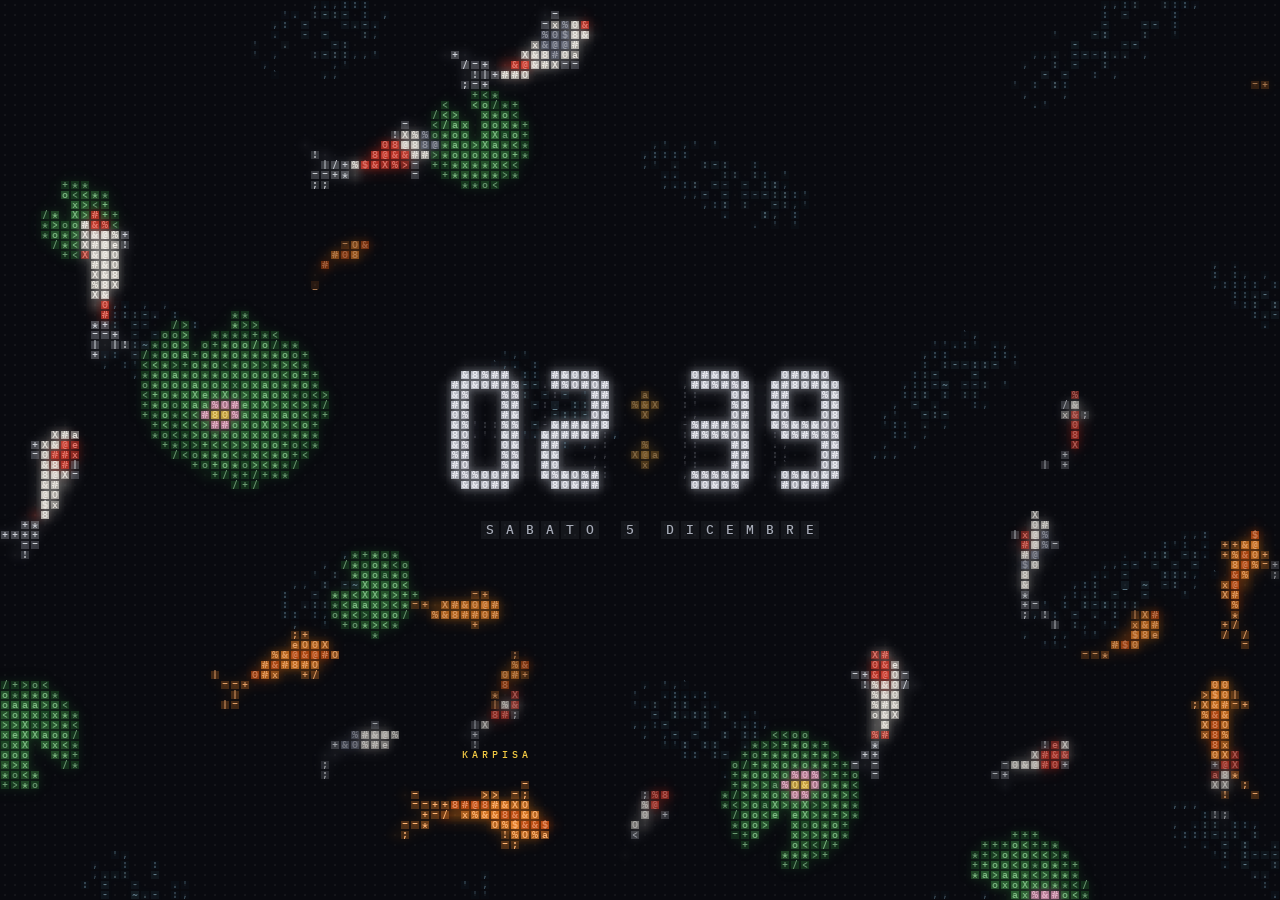
<file: wallpaper/index.html>
<!DOCTYPE html>
<html lang="it" data-sfondo>
<head>
<meta charset="utf-8">
<meta name="viewport" content="width=device-width, initial-scale=1">
<title>ASCII Zoo sfondo</title>
<style>
/* Carattere: IBM Plex Mono, (c) IBM Corp., licenza SIL Open Font License 1.1 */
@font-face {
  font-family: "IBM Plex Mono";
  font-style: normal;
  font-weight: 400;
  font-display: swap;
  src: url("[data-uri]") format("woff2");
}
@font-face {
  font-family: "IBM Plex Mono";
  font-style: normal;
  font-weight: 500;
  font-display: swap;
  src: url("[data-uri]") format("woff2");
}

/* Due temi. Di serie scuro: gli animali sono luce su fondo nero. Chiaro (data-tema="chiaro"
   sulla radice): inchiostro su carta. I colori dei widget e dell'interfaccia stanno tutti qui.
   Layout: canvas a tutto schermo; sopra, selettore in alto, saluto e ricerca al centro. */
:root {
  --bg: #090a0f;
  --ink: #eceef5;
  --ink-dim: #9196a8;
  --ink-faint: #5d6274;
  --panel: rgba(19, 21, 29, 0.74);
  --panel-pieno: rgba(19, 21, 29, 0.94);
  --line: rgba(255, 255, 255, 0.09);
  --tinta: 255, 255, 255; /* pulsanti e caselle: questo colore, poco coprente */
  --grana: rgba(255, 255, 255, 0.06); /* i puntini del fondo, uno per cella */
  --accent: #5aa7ff;
  --mono: "IBM Plex Mono", ui-monospace, "SF Mono", Menlo, Consolas, monospace;
  --cell: 11px;
  /* widget: fondo dei riquadri con "Sfondo pieno" */
  --widget-fondo: rgba(9, 10, 15, 0.84);
  --widget-ombra: rgba(0, 0, 0, 0.35);
  /* pomodoro: il riquadro lampeggia di questo colore quando cambia fase */
  --widget-lampo: #ffd166;
  color-scheme: dark;
}
:root[data-tema="chiaro"] {
  --bg: #f3eee4;
  --ink: #22212a;
  --ink-dim: #55515e;
  --ink-faint: #8e8992;
  --panel: rgba(252, 249, 243, 0.78);
  --panel-pieno: rgba(252, 249, 243, 0.96);
  --line: rgba(70, 50, 25, 0.14);
  --tinta: 70, 50, 25;
  --grana: rgba(90, 64, 30, 0.14);
  --widget-fondo: rgba(252, 249, 243, 0.9);
  --widget-ombra: rgba(70, 50, 25, 0.16);
  --widget-lampo: #b45f06;
  color-scheme: light;
}

* { box-sizing: border-box; }

html, body { height: 100%; margin: 0; }

body {
  overflow: hidden;
  background-color: var(--bg);
  background-image: radial-gradient(circle, var(--grana) 0 0.6px, transparent 1.1px);
  background-size: var(--cell) var(--cell);
  color: var(--ink);
  font-family: var(--mono);
  font-size: 13px;
  line-height: 1.4;
  -webkit-user-select: none;
  user-select: none;
  -webkit-tap-highlight-color: transparent;
}

canvas { position: fixed; top: 0; left: 0; display: block; }
/* il bagliore è già sfocato e saturato dal motore (vedi sfocaBagliore): un filtro blur()
   qui costerebbe molto dove la grafica non è accelerata. Il canvas è piccolo (una cella per
   pixel) e lo ingrandisce transform su un suo livello (will-change): il compositor lo stira
   sulla GPU. Grande quanto lo schermo, WebKitGTK lo ridipingeva tutto a ogni aggiornamento */
#glow { opacity: 0.55; pointer-events: none; will-change: transform; }
/* chiaro: la luce sulla carta non si vede; resta un alone colorato morbido, come acquerello */
[data-tema="chiaro"] #glow { opacity: 0.32; mix-blend-mode: multiply; }
#zoo { cursor: crosshair; touch-action: manipulation; }

.ui { position: fixed; inset: 0; pointer-events: none; transition: opacity 0.25s; }
.ui > * { pointer-events: auto; }

button, input { font: inherit; color: inherit; }
button { cursor: pointer; }
:focus-visible { outline: 2px solid var(--accent); outline-offset: 2px; }

.sr {
  position: absolute; width: 1px; height: 1px; overflow: hidden;
  clip: rect(0 0 0 0); white-space: nowrap;
}

/* selettore degli animali */
.modes {
  position: absolute; top: 16px; left: 50%; transform: translateX(-50%);
  display: flex; gap: 2px; padding: 4px;
  max-width: calc(100% - 32px);
  background: var(--panel); border: 1px solid var(--line); border-radius: 999px;
  -webkit-backdrop-filter: blur(12px); backdrop-filter: blur(12px);
}
.modes button {
  display: flex; align-items: center; gap: 7px;
  padding: 6px 12px; border: 0; border-radius: 999px;
  background: transparent; color: var(--ink-dim);
  font-size: 12px; white-space: nowrap;
  transition: background-color 0.15s, color 0.15s;
}
.modes button::before {
  content: ""; width: 7px; height: 7px; border-radius: 50%;
  background: var(--dot); box-shadow: 0 0 8px var(--dot);
}
.modes button:hover { color: var(--ink); }
.modes .sep { align-self: stretch; width: 1px; margin: 4px 3px; background: rgba(var(--tinta), 0.18); }
.modes button[aria-pressed="true"] { background: rgba(var(--tinta), 0.11); color: var(--ink); }

/* saluto e ricerca */
.center {
  position: absolute; left: 50%; top: 50%; transform: translate(-50%, -56%);
  width: min(540px, calc(100% - 32px));
  display: grid; gap: 14px; justify-items: center; text-align: center;
  pointer-events: none;
}
.center > form, .center > a { pointer-events: auto; }
.clock {
  margin: 0; color: var(--ink-dim); font-size: 11px;
  letter-spacing: 0.12em; text-transform: uppercase;
  font-variant-numeric: tabular-nums;
  text-shadow: 0 0 10px var(--bg), 0 0 4px var(--bg);
}
h1 {
  margin: 0 0 6px; font-size: clamp(21px, 2.5vw, 29px); font-weight: 500;
  letter-spacing: -0.02em; text-wrap: balance;
  text-shadow: 0 0 14px var(--bg), 0 0 5px var(--bg);
}
.search {
  display: flex; align-items: center; gap: 10px; width: 100%;
  padding: 6px 6px 6px 16px;
  background: var(--panel); border: 1px solid var(--line); border-radius: 14px;
  -webkit-backdrop-filter: blur(12px); backdrop-filter: blur(12px);
  transition: border-color 0.15s;
}
.search:focus-within { border-color: color-mix(in srgb, var(--accent) 60%, transparent); }
.search::before { content: ">"; color: var(--accent); font-weight: 500; }
.search input {
  flex: 1; min-width: 0; padding: 9px 0; border: 0; background: transparent;
  font-size: 14px; outline: none;
  -webkit-user-select: text; user-select: text;
}
.search input::placeholder { color: var(--ink-faint); }
.search button {
  flex: none; width: 34px; height: 34px; border: 1px solid var(--line); border-radius: 9px;
  background: rgba(var(--tinta), 0.05); color: var(--ink-dim);
}
.search button:hover { color: var(--ink); background: rgba(var(--tinta), 0.1); }
.search-link {
  max-width: 100%; padding: 7px 12px; border-radius: 9px;
  background: var(--panel); border: 1px solid var(--line);
  color: var(--accent); font-size: 12px; text-decoration: none; overflow-wrap: anywhere;
}
.search-link:hover { text-decoration: underline; }
[hidden] { display: none !important; }

/* riga in basso */
.hint {
  position: absolute; left: 18px; bottom: 16px; margin: 0;
  max-width: calc(100% - 84px);
  color: var(--ink-faint); font-size: 11px; pointer-events: none;
  text-shadow: 0 0 8px var(--bg);
}
.gear {
  position: absolute; right: 16px; bottom: 12px;
  width: 34px; height: 34px; border: 1px solid var(--line); border-radius: 10px;
  background: var(--panel); color: var(--ink-dim); font-size: 14px; line-height: 1;
}
.gear:hover, .gear[aria-expanded="true"] { color: var(--ink); }

.panel {
  position: absolute; right: 16px; bottom: 56px; width: min(280px, calc(100% - 32px));
  display: grid; gap: 14px; padding: 16px;
  background: var(--panel-pieno); border: 1px solid var(--line); border-radius: 14px;
  box-shadow: 0 12px 40px rgba(0, 0, 0, 0.5);
  font-size: 12px;
}
[data-tema="chiaro"] .panel { box-shadow: 0 12px 40px rgba(70, 50, 25, 0.18); }
.panel label { display: grid; gap: 6px; color: var(--ink-dim); }
.panel label.check { display: flex; align-items: center; gap: 9px; color: var(--ink); }
.panel input[type="text"] {
  padding: 8px 10px; border: 1px solid var(--line); border-radius: 8px;
  background: rgba(var(--tinta), 0.04); color: var(--ink);
  -webkit-user-select: text; user-select: text;
}
.panel input[type="checkbox"] { width: 15px; height: 15px; margin: 0; accent-color: var(--accent); }
.panel button {
  padding: 8px 10px; border: 1px solid var(--line); border-radius: 8px;
  background: rgba(var(--tinta), 0.05); text-align: left;
}
.panel button:hover { background: rgba(var(--tinta), 0.1); }
.panel kbd {
  float: right; padding: 0 5px; border: 1px solid var(--line); border-radius: 4px;
  color: var(--ink-dim); font: inherit;
}

/* interfaccia nascosta: resta solo il pulsante, quasi invisibile */
.bare .modes, .bare .center, .bare .hint, .bare .panel { display: none; }
.bare .gear { opacity: 0.28; }
.bare .gear:hover, .bare .gear:focus-visible { opacity: 1; }

/* versione sfondo: nessuna interfaccia */
[data-sfondo] .ui { display: none; }
[data-sfondo] #zoo { cursor: default; }

/* widget: riquadri di testo ASCII in un angolo, sopra gli animali */
.widgets {
  position: fixed; display: grid; gap: 10px; margin: 0;
  pointer-events: none; z-index: 1;
  color: var(--ink-dim); font-size: 12px; line-height: 1.35;
  text-shadow: 0 0 8px var(--bg), 0 0 3px var(--bg);
}
/* --m-*: spazio occupato da barra delle applicazioni o barra dei menu, inviato dal programma */
.widgets { --gap: 24px; }
.widgets[data-angolo="basso-destra"] { right: calc(var(--gap) + var(--m-destra, 0px)); bottom: calc(var(--gap) + var(--m-basso, 0px)); justify-items: end; }
.widgets[data-angolo="basso-sinistra"] { left: calc(var(--gap) + var(--m-sinistra, 0px)); bottom: calc(var(--gap) + var(--m-basso, 0px)); }
.widgets[data-angolo="alto-destra"] { right: calc(var(--gap) + var(--m-destra, 0px)); top: calc(var(--gap) + var(--m-alto, 0px)); justify-items: end; }
.widgets[data-angolo="alto-sinistra"] { left: calc(var(--gap) + var(--m-sinistra, 0px)); top: calc(var(--gap) + var(--m-alto, 0px)); }
.widgets pre { margin: 0; font: inherit; white-space: pre; }
.widgets b { color: var(--ink); font-weight: 500; }
.widgets i { color: var(--accent); font-style: normal; }
/* un carattere che il font incorporato non ha: casella larga un carattere (vedi g() nello script) */
.widgets .g { display: inline-block; width: 1ch; text-align: center; }
.widgets[data-dimensione="piccoli"] { font-size: 10px; }
.widgets[data-dimensione="grandi"] { font-size: 15px; }
/* cornici a linee: righe più fitte, così le linee verticali si toccano quasi */
.widgets[data-cornice="linee"], .widgets[data-cornice="arrotondata"] { line-height: 1.2; }
.widgets[data-sfondo="pieno"] pre { background: var(--widget-fondo); box-shadow: 0 6px 24px var(--widget-ombra); border-radius: 2px; }
.widgets[data-sfondo="pieno"][data-cornice="arrotondata"] pre { border-radius: 0.6em; }
.widgets pre.lampo, .widgets pre.lampo b, .widgets pre.lampo i { color: var(--widget-lampo); }

/* con animali e paesaggi i nomi non stanno tutti: sotto i 1600px solo il pallino (il nome
   di quello scelto resta) */
@media (max-width: 1600px) {
  .modes button { padding: 7px 9px; }
  .modes button:not([aria-pressed="true"]) span { display: none; }
}
@media (max-width: 760px) {
  .hint { font-size: 10px; }
}

@media (prefers-reduced-motion: reduce) {
  * { transition: none !important; }
}
</style>
</head>
<body>
<canvas id="glow" aria-hidden="true"></canvas>
<canvas id="zoo" aria-hidden="true"></canvas>

<div class="widgets" id="widgets" data-angolo="basso-destra" aria-live="off"></div>

<div class="ui" id="ui">
  <nav class="modes" id="modes" aria-label="Scegli l'animale"></nav>

  <main class="center">
    <p class="clock" id="clock"></p>
    <h1 id="greeting">Ciao</h1>
    <form class="search" id="search" role="search" autocomplete="off">
      <label class="sr" for="q">Cerca sul web o scrivi un indirizzo</label>
      <input id="q" name="q" type="text" placeholder="Cerca o scrivi un indirizzo" spellcheck="false" autocapitalize="off">
      <button type="submit" id="go" aria-label="Cerca">&#8629;</button>
    </form>
    <a class="search-link" id="search-link" target="_blank" rel="noopener" hidden></a>
  </main>

  <p class="hint" id="hint"></p>

  <div class="panel" id="panel" hidden>
    <label for="name">Il tuo nome, per il saluto
      <input id="name" type="text" maxlength="24" placeholder="facoltativo" autocomplete="off">
    </label>
    <label class="check" for="auto">
      <input id="auto" type="checkbox">
      Cambia animale ogni minuto
    </label>
    <button type="button" id="foto">Scarica una foto dello sfondo <kbd>P</kbd></button>
    <button type="button" id="hide">Nascondi l'interfaccia <kbd>H</kbd></button>
  </div>
  <button class="gear" id="gear" type="button" aria-label="Impostazioni" aria-expanded="false" aria-controls="panel">&#9881;&#xFE0E;</button>
</div>

<script>
/* ASCII Zoo — motore.
 * Ogni animale è una forma procedurale campionata su una griglia di celle:
 * ogni cella accesa diventa un carattere da tastiera, colorato. */
(function (global) {
  'use strict';

  var TAU = Math.PI * 2;
  var FLOW = -Math.PI / 4; // direzione "di corrente": in alto a destra
  var RAMP_A = '.,:-~;=+*oxX%#&@';
  var RAMP_B = "`'.:_!|/<>aeO08$";
  var LEVELS = 16;

  // Colori comuni a tutte le modalità: 0 = onda del clic, 1 = cibo,
  // 2 = cifre dell'orologio, 3 = segmenti spenti
  var PALETTE = ['#aab3c5', '#f0d9a0', '#e6e9f2', '#4a5064'];

  // Orologio a sette segmenti (a..g): quali segmenti accende ogni cifra
  var DIGITS = ['abcdef', 'bc', 'abdeg', 'abcdg', 'bcfg', 'acdfg', 'acdefg', 'abc', 'abcdefg', 'abcdfg'];
  var SEGS = 'abcdefg';
  // segmenti di una cifra larga W e alta H celle, tratto di raggio r
  function segments(ox, oy, W, H, r) {
    var x0 = ox + r, x1 = ox + W - r, y0 = oy + r, y1 = oy + H - r, ym = oy + H / 2, g = r * 0.6;
    return [
      [x0 + g, y0, x1 - g, y0], [x1, y0 + g, x1, ym - g], [x1, ym + g, x1, y1 - g],
      [x0 + g, y1, x1 - g, y1], [x0, ym + g, x0, y1 - g], [x0, y0 + g, x0, ym - g],
      [x0 + g, ym, x1 - g, ym]
    ];
  }

  function clamp(v, a, b) { return v < a ? a : v > b ? b : v; }
  function lerp(a, b, t) { return a + (b - a) * t; }
  function angDiff(a, b) { return Math.atan2(Math.sin(a - b), Math.cos(a - b)); }
  function hash2(i, j) {
    var n = (Math.imul(i, 374761393) + Math.imul(j, 668265263)) | 0;
    n = Math.imul(n ^ (n >>> 13), 1274126177);
    return ((n ^ (n >>> 16)) >>> 0) / 4294967296;
  }
  function steer(c, target, rate, dt) {
    c.th += clamp(angDiff(target, c.th), -rate * dt, rate * dt);
  }
  // distanza punto-segmento; segT() dà poi la posizione lungo il segmento (0..1)
  var _t = 0;
  function segD(px, py, ax, ay, bx, by) {
    var vx = bx - ax, vy = by - ay;
    var t = ((px - ax) * vx + (py - ay) * vy) / (vx * vx + vy * vy);
    t = t < 0 ? 0 : t > 1 ? 1 : t;
    _t = t;
    var dx = px - ax - vx * t, dy = py - ay - vy * t;
    return Math.sqrt(dx * dx + dy * dy);
  }
  function segT() { return _t; }
  // rumore morbido 2D (0..1) e la sua somma a più ottave: per le cose che ondeggiano
  // (nuvole, onde, l'aurora). Lo stesso di dreams/src/grid.rs.
  function liscia(t) { return t * t * (3 - 2 * t); }
  function rumore(x, y) {
    var xi = Math.floor(x), yi = Math.floor(y), xf = liscia(x - xi), yf = liscia(y - yi);
    var a = hash2(xi, yi), b = hash2(xi + 1, yi), c = hash2(xi, yi + 1), d = hash2(xi + 1, yi + 1);
    var ab = a + (b - a) * xf, cd = c + (d - c) * xf;
    return ab + (cd - ab) * yf;
  }
  function frattale(x, y, ottave) {
    var tot = 0, amp = 1, freq = 1, norm = 0;
    for (var i = 0; i < ottave; i++) { tot += rumore(x * freq, y * freq) * amp; norm += amp; amp *= 0.5; freq *= 2; }
    return tot / norm;
  }
  function advance(c, dt) {
    c.x += Math.cos(c.th) * c.sp * dt;
    c.y += Math.sin(c.th) * c.sp * dt;
  }
  // volo verso un punto (l'orologio), rallentando all'arrivo
  function goTo(c, turn, vmax, k, acc, dt) {
    var dx = c.goal.x - c.x, dy = c.goal.y - c.y, d = Math.sqrt(dx * dx + dy * dy);
    steer(c, Math.atan2(dy, dx), turn, dt);
    var v = Math.min(vmax, 0.5 + d * k);
    c.sp += (v - c.sp) * Math.min(1, acc * dt);
    advance(c, dt);
  }
  function defaultPoke(c, x, y, w) {
    var dx = c.x - x, dy = c.y - y, d = Math.sqrt(dx * dx + dy * dy);
    if (d > w.pokeR) return false;
    c.flee = 0.8 + 0.9 * (1 - d / w.pokeR);
    c.fleeTh = d < 0.01 ? w.rnd() * TAU : Math.atan2(dy, dx);
    return true;
  }

  /* ------------------------------------------------------------------ */
  /* Specie. Coordinate locali: x in avanti, y di lato, unità = taglia. */
  /* shape() scrive o.v (intensità 0..1) e o.c (indice colore locale).   */
  /* ------------------------------------------------------------------ */

  var SPECIES = [];

  // ==== animale: farfalle ====
  SPECIES.push({
    id: 'farfalle', label: 'Farfalle', dot: '#5aa7ff',
    pal: ['#eaf4ff', '#a9d6ff', '#58a4ff', '#2f66d0'],
    dens: 560, min: 7, max: 26, smin: 3.6, smax: 11, off: 0, rad: 0.78,
    perch: 0.5, // si posano sull'orologio se la taglia è sotto 0.5 × altezza cifre
    spawn: function (c, w) {
      c.th = w.rnd() * TAU; c.rate = 8 + w.rnd() * 5; c.dth = 0;
    },
    update: function (c, dt, t, w) {
      if (c.perched) { c.ph += c.rate * 0.12 * dt; c.sp = 0; return; } // ali che si aprono piano
      var fl = c.flee > 0;
      c.ph += c.rate * (fl ? 1.9 : 1) * dt;
      if (c.goal && !fl) { goTo(c, 6, 2.2 + 3.8 * c.z, 1.2, 5, dt); return; }
      c.dth += (w.rnd() - 0.5) * 10 * dt;
      c.dth *= Math.pow(0.2, dt);
      if (fl) steer(c, c.fleeTh, 7, dt);
      else c.th += (c.dth + Math.sin(t * 0.9 + c.seed * 9) * 0.6) * dt;
      var base = (2.2 + 3.8 * c.z) * (1 + 0.45 * Math.sin(c.ph));
      c.sp += ((fl ? base * 3.6 : base) - c.sp) * Math.min(1, 5 * dt);
      advance(c, dt);
    },
    shape: function (x, y, c, o) {
      var ay = y < 0 ? -y : y;
      if (ay < Math.max(0.045, c.mt * 0.9) && x > -0.34 && x < 0.36) { o.v = 0.7; o.c = 3; return; }
      var f = 0.22 + 0.78 * Math.abs(Math.cos(c.ph));
      var wy = ay / f;
      var ax = (x - 0.2) / 0.24, bx = (wy - 0.36) / 0.3;
      var d1 = ax * ax + bx * bx;
      ax = (x + 0.24) / 0.17; bx = (wy - 0.24) / 0.19;
      var d2 = ax * ax + bx * bx;
      var d = d1 < d2 ? d1 : d2;
      if (d < 1) {
        o.v = 1 - 0.5 * d;
        o.c = d < 0.3 ? 1 : d < 0.8 ? 2 : 3;
      }
    }
  });
  // ==== fine farfalle ====

  // ==== animale: meduse ====
  SPECIES.push({
    id: 'meduse', label: 'Meduse', dot: '#e45bd0',
    pal: ['#ffd9f7', '#ee6fdc', '#b03aa6', '#8d86a6'],
    dens: 720, min: 6, max: 20, smin: 3.6, smax: 11, off: -0.95, rad: 1.5,
    spawn: function (c, w) {
      c.home = FLOW + (w.rnd() - 0.5) * 0.5; c.th = c.home; c.rate = 1.9 + w.rnd() * 0.9;
    },
    update: function (c, dt, t, w) {
      var fl = c.flee > 0;
      c.ph += c.rate * (fl ? 2.2 : 1) * dt;
      if (fl) steer(c, c.fleeTh, 3.5, dt);
      else steer(c, c.home + Math.sin(t * 0.4 + c.seed * 7) * 0.25, 0.8, dt);
      var push = Math.max(0, Math.sin(c.ph));
      var target = (0.9 + 2.6 * c.z) * (0.45 + 1.5 * push) * (fl ? 3 : 1);
      c.sp += (target - c.sp) * Math.min(1, 3 * dt);
      advance(c, dt);
    },
    shape: function (x, y, c, o, h) {
      var p = Math.sin(c.ph);
      if (x >= -0.12) {
        var rx = 0.44 * (1 - 0.12 * p), ry = 0.48 * (1 + 0.14 * p);
        var d = (x / rx) * (x / rx) + (y / ry) * (y / ry);
        if (d < 1) {
          o.v = 1 - 0.45 * d;
          o.c = x < -0.04 ? 2 : (x > 0.12 && d < 0.42) ? 0 : d < 0.8 ? 1 : 2;
        }
        return;
      }
      if (x < -2.3 || h < 0.38) return;
      var spread = 0.16 * (1 + 0.12 * p), fade = 1 + x / 2.3;
      var th = Math.max(0.05, c.mt);
      for (var k = -2; k <= 2; k++) {
        var wig = 0.035 * Math.sin(x * 5 + c.ph * 1.5 + k * 1.7) * -x;
        if (Math.abs(y - k * spread - wig) < th) {
          o.v = 0.05 + 0.13 * fade; o.c = 3; return;
        }
      }
    }
  });
  // ==== fine meduse ====

  // ==== animale: libellule ====
  SPECIES.push({
    id: 'libellule', label: 'Libellule', dot: '#3fe0b0',
    pal: ['#f2fff9', '#62f0b4', '#27b99a', '#8fe6cf', '#3d8f86'],
    dens: 600, min: 7, max: 22, smin: 4.2, smax: 10, off: -0.85, rad: 1.9,
    perch: 0.65,
    spawn: function (c, w) {
      c.home = FLOW + (w.rnd() - 0.5) * 0.9; c.th = c.home;
      c.state = w.rnd() < 0.7 ? 1 : 0; c.timer = w.rnd() * 1.5; c.next = c.th;
    },
    update: function (c, dt, t, w) {
      if (c.perched) { c.ph += 5 * dt; c.sp = 0; return; } // posata: le ali vibrano appena
      c.ph += 38 * dt;
      if (c.goal && !(c.flee > 0)) { c.state = 1; goTo(c, 9, 9 + 13 * c.z, 2.5, 7, dt); c.next = c.th; return; }
      c.timer -= dt;
      if (c.flee > 0) { c.state = 1; c.next = c.fleeTh; if (c.timer < c.flee) c.timer = c.flee; }
      if (c.timer <= 0) {
        if (c.state === 1) { c.state = 0; c.timer = 0.35 + w.rnd() * 1.2; }
        else {
          c.state = 1; c.timer = 0.6 + w.rnd() * 1.6;
          c.next = w.rnd() < 0.8 ? c.home + (w.rnd() - 0.5) * 1.7 : w.rnd() * TAU;
        }
      }
      steer(c, c.next, c.state === 1 ? 9 : 3, dt);
      var target = c.state === 1 ? (9 + 13 * c.z) * (c.flee > 0 ? 1.6 : 1) : 0.5;
      c.sp += (target - c.sp) * Math.min(1, (c.state === 1 ? 7 : 4) * dt);
      advance(c, dt);
    },
    shape: function (x, y, c, o, h) {
      var ay = y < 0 ? -y : y, mt = c.mt;
      var hx = x - 0.3;
      if (hx * hx + y * y < Math.max(0.008, mt * mt * 0.5)) { o.v = 1; o.c = 0; return; }
      var tx = (x - 0.14) / 0.16, ty = y / 0.09;
      if (tx * tx + ty * ty < 1) { o.v = 0.92; o.c = 1; return; }
      if (ay < Math.max(0.035, mt)) {
        if (x > -0.95 && x < 0.05) { o.v = 0.62; o.c = 2; return; }
        var tl = 0.3 + c.sp * 0.07;
        if (x <= -0.95 && x > -0.95 - tl && h > 0.45) {
          o.v = 0.04 + 0.16 * (1 + (x + 0.95) / tl); o.c = 4; return;
        }
      }
      if (ay > 0.05 && ay < 0.64) {
        var taper = 1 - (ay / 0.64) * (ay / 0.64);
        var th = Math.max(0.03 + 0.09 * taper, mt * 0.7);
        var fore = Math.abs(x - (0.22 + 0.16 * ay));
        var hind = Math.abs(x - (0.02 - 0.3 * ay));
        if ((fore < th || hind < th) && h > 0.18) {
          o.v = 0.42 + 0.22 * Math.sin(c.ph + ay * 9); o.c = 3;
        }
      }
    }
  });
  // ==== fine libellule ====

  // ==== animale: koi ====
  SPECIES.push({
    id: 'koi', label: 'Koi', dot: '#ffb347',
    // 7-8 = acqua, 9-10 = ninfee, 11 = fiore di loto
    pal: ['#f6f2e9', '#e8402f', '#ff8f2e', '#dc5a16', '#ffd447', '#6d7282', '#c9ced8',
          '#3c7fa6', '#7cc4e0', '#4fae57', '#2f7a3a', '#f4a6c8'],
    dens: 520, min: 7, max: 26, smin: 4.6, smax: 12.5, off: -0.12, rad: 0.78,
    feeds: true,
    // stagno: increspature che scorrono sotto i pesci
    under: function (w, t, A) {
      var c0 = this.c0, cols = w.cols, rows = w.rows, wc = w._water, i, j, n;
      if (!wc || wc.cols !== cols || wc.rows !== rows) {
        // le celle dove l'acqua può comparire sono sempre le stesse (poco più di metà)
        var ii = [], jj = [], aa = [];
        for (j = 0; j < rows; j++) {
          for (i = 0; i < cols; i++) {
            var h = hash2(i, j);
            if (h < 0.55) { ii.push(i); jj.push(j); aa.push(0.35 + 0.3 * h); }
          }
        }
        wc = w._water = { cols: cols, rows: rows, i: Int16Array.from(ii), j: Int16Array.from(jj), a: Float32Array.from(aa),
                          row: new Float32Array(rows), col: new Float32Array(cols) };
      }
      // s = sin(i*0.16 + t*0.8 + sin(j*0.11 + t*0.35)*2.2) + sin(j*0.23 - t*0.6 + sin(i*0.07 - t*0.25)*1.8):
      // i seni interni dipendono solo dalla riga o solo dalla colonna
      var R = wc.row, K = wc.col, I = wc.i, J = wc.j, AL = wc.a;
      for (j = 0; j < rows; j++) R[j] = t * 0.8 + Math.sin(j * 0.11 + t * 0.35) * 2.2;
      for (i = 0; i < cols; i++) K[i] = Math.sin(i * 0.07 - t * 0.25) * 1.8 - t * 0.6;
      for (n = 0; n < I.length; n++) {
        i = I[n]; j = J[n];
        var s1 = Math.sin(i * 0.16 + R[j]);
        if (s1 <= 0.45) continue; // il secondo seno arriva al massimo a 1: non si supera 1.45
        var s = s1 + Math.sin(j * 0.23 + K[i]);
        if (s > 1.45) w.put(i, j, 0.08 + (s - 1.45) * 0.3, c0 + (s > 1.75 ? 8 : 7), A * AL[n]);
      }
    },
    // ninfee che vanno alla deriva; i pesci profondi passano sotto
    tick: function (w, dt) {
      if (!w.pads || w.padsCols !== w.cols || w.padsRows !== w.rows) {
        w.pads = []; w.padsCols = w.cols; w.padsRows = w.rows;
        var n = clamp(Math.round(w.cols * w.rows / 1400), 4, 9);
        for (var k = 0; k < n; k++) {
          var p = { r: 3.5 + w.rnd() * 4.5, rot: w.rnd() * TAU, spin: (w.rnd() - 0.5) * 0.06,
                    flower: w.rnd() < 0.35, v: 0.06 + w.rnd() * 0.1, x: 0, y: 0 };
          for (var tries = 0; tries < 15; tries++) {
            p.x = w.rnd() * w.cols; p.y = w.rnd() * w.rows;
            if (!w.clock || w.boxDist(p.x, p.y).d > p.r + 3) break;
          }
          w.pads.push(p);
        }
      }
      for (var q = 0; q < w.pads.length; q++) {
        var pd = w.pads[q], m = pd.r + 2;
        pd.x += Math.cos(FLOW) * pd.v * dt; pd.y += Math.sin(FLOW) * pd.v * dt;
        pd.rot += pd.spin * dt;
        if (pd.x > w.cols + m) pd.x = -m; else if (pd.x < -m) pd.x = w.cols + m;
        if (pd.y < -m) pd.y = w.rows + m; else if (pd.y > w.rows + m) pd.y = -m;
      }
      // ogni tanto una goccia sull'acqua
      if (w.rnd() < dt * 0.3) w.ripple(w.rnd() * w.cols, w.rnd() * w.rows, 3 + w.rnd() * 3, 1.6, this.c0 + 8);
    },
    over: function (w, t, A) {
      if (!w.pads) return;
      var c0 = this.c0;
      for (var q = 0; q < w.pads.length; q++) {
        var p = w.pads[q], R = p.r;
        var fx = p.x - Math.cos(p.rot) * R * 0.3, fy = p.y - Math.sin(p.rot) * R * 0.3;
        var i0 = Math.max(0, Math.floor(p.x - R)), i1 = Math.min(w.cols - 1, Math.ceil(p.x + R));
        var j0 = Math.max(0, Math.floor(p.y - R)), j1 = Math.min(w.rows - 1, Math.ceil(p.y + R));
        for (var j = j0; j <= j1; j++) {
          for (var i = i0; i <= i1; i++) {
            var dx = i + 0.5 - p.x, dy = j + 0.5 - p.y, d = Math.sqrt(dx * dx + dy * dy) / R;
            if (d > 1) continue;
            var da = angDiff(Math.atan2(dy, dx), p.rot);
            if (d > 0.08 && Math.abs(da) < 0.3) continue; // la tacca della foglia
            var col = d > 0.84 || (d > 0.25 && Math.abs(Math.sin(da * 3.5)) < 0.16) ? 10 : 9;
            var v = 0.5 + 0.2 * (1 - d);
            if (p.flower) {
              var fd = Math.sqrt((i + 0.5 - fx) * (i + 0.5 - fx) + (j + 0.5 - fy) * (j + 0.5 - fy));
              if (fd < 1.7) { col = fd < 0.7 ? 4 : 11; v = 0.85; }
            }
            w.put(i, j, v, c0 + col, A * 0.9);
          }
        }
      }
    },
    spawn: function (c, w) {
      c.home = FLOW + (w.rnd() - 0.5) * 1.1; c.th = c.home; c.dth = 0;
      var r = w.rnd();
      c.kind2 = r < 0.3 ? 0 : r < 0.7 ? 1 : r < 0.82 ? 2 : 3;
    },
    update: function (c, dt, t, w) {
      var base = 2.2 + 3.6 * c.z, target = base;
      var best = 1e9, food = null, i, f;
      for (i = 0; i < w.food.length; i++) {
        f = w.food[i];
        var d2 = (f.x - c.x) * (f.x - c.x) + (f.y - c.y) * (f.y - c.y);
        if (d2 < best) { best = d2; food = f; }
      }
      if (c.flee > 0) {
        // spavento (scatta il minuto): colpo di coda lontano dall'orologio
        steer(c, c.fleeTh, 3, dt);
        target = base * 2.6;
      } else if (food && best < w.pokeR * w.pokeR * 1.4) {
        steer(c, Math.atan2(food.y - c.y, food.x - c.x), 2.8, dt);
        target = base * 2.3;
        var mx = c.x + Math.cos(c.th) * 0.45 * c.S, my = c.y + Math.sin(c.th) * 0.45 * c.S;
        var reach = Math.max(1.3, c.S * 0.16);
        if ((food.x - mx) * (food.x - mx) + (food.y - my) * (food.y - my) < reach * reach) {
          food.eaten = true;
          w.ripple(food.x, food.y, 2.2 + c.S * 0.2, 0.7, 0);
        }
      } else {
        c.dth += (w.rnd() - 0.5) * 3 * dt;
        c.dth *= Math.pow(0.3, dt);
        c.th += c.dth * dt;
        steer(c, c.home + Math.sin(t * 0.25 + c.seed * 11) * 0.6, 0.35, dt);
      }
      c.sp += (target - c.sp) * Math.min(1, 2.5 * dt);
      c.ph += (3.5 + c.sp * 0.9) * dt;
      advance(c, dt);
    },
    shape: function (x, y, c, o) {
      if (x > 0.5 || x < -0.78) return;
      var s = (0.5 - x) / 0.9; // 0 al muso, 1 al peduncolo
      var amp = 0.015 + 0.15 * Math.pow(clamp(s / 1.4, 0, 1), 1.6);
      var u = y - amp * Math.sin(c.ph - 4.2 * (0.5 - x));
      var au = u < 0 ? -u : u;
      if (x >= -0.4) {
        var wd = 0.17 * (s < 0.3 ? Math.sqrt(s / 0.3) : 1 - 0.74 * Math.pow((s - 0.3) / 0.7, 1.3));
        wd = Math.max(wd, c.mt * 0.8);
        if (au < wd) {
          var q = au / wd;
          o.v = 0.96 - 0.3 * q * q;
          var sd = c.seed * 40;
          var n = Math.sin(x * 7 + sd) * Math.cos(u * 9 + sd * 0.7) + 0.5 * Math.sin(x * 3.3 + sd * 1.9);
          if (c.kind2 === 0) o.c = au < 0.035 ? 3 : 2;
          else if (c.kind2 === 1) o.c = n > 0.12 ? 1 : 0;
          else if (c.kind2 === 2) o.c = q > 0.7 ? 0 : 4;
          else o.c = n > 0.3 ? 1 : n < -0.55 ? 5 : 0;
          return;
        }
        if (x > 0.08 && x < 0.3) {
          var fin = wd + 0.13 * Math.sin(Math.PI * (x - 0.08) / 0.22);
          if (au < fin) { o.v = 0.4; o.c = c.kind2 === 0 ? 2 : c.kind2 === 2 ? 4 : 6; }
        }
        return;
      }
      var s2 = (-0.4 - x) / 0.36;
      if (au < 0.045 + 0.17 * s2 && !(s2 > 0.55 && au < 0.1 * (s2 - 0.55) / 0.45)) {
        o.v = 0.5 - 0.15 * s2; o.c = c.kind2 === 0 ? 2 : c.kind2 === 2 ? 4 : 6;
      }
    }
  });
  // ==== fine koi ====

  // ==== animale: rane ====
  SPECIES.push({
    id: 'rane', label: 'Rane', dot: '#6fdc44',
    pal: ['#f6ffe9', '#a2ec6c', '#62cf3c', '#3c9a2c'],
    dens: 620, min: 6, max: 22, smin: 5, smax: 15, off: -0.3, rad: 1.08,
    perch: 0.5,
    spawn: function (c, w) {
      c.th = w.rnd() * TAU; c.state = 0; c.timer = w.rnd() * 4; c.air = 0; c.pend = 0; c.u = 0;
    },
    update: function (c, dt, t, w) {
      c.ph += 2.4 * dt;
      if (c.perched) return; // seduta sull'orologio
      if (c.state === 0) {
        c.timer -= dt;
        if (c.timer <= 0) {
          var hop;
          if (c.pend > 0) {
            c.th = c.fleeTh + (w.rnd() - 0.5) * 0.9; hop = c.S * (3.6 + w.rnd() * 2); c.pend--;
          } else if (c.goal) {
            // salto mirato su un segmento acceso
            var gx = c.goal.x - c.x, gy = c.goal.y - c.y;
            c.th = Math.atan2(gy, gx); hop = Math.max(0.2, Math.min(Math.sqrt(gx * gx + gy * gy), c.S * 3.6));
          } else {
            c.th += (w.rnd() - 0.5) * 2.6; hop = c.S * (1.6 + w.rnd() * 2.2);
          }
          // se non vuole posarsi, non atterra sull'orologio
          if (w.clock && !c.goal &&
              w.boxDist(c.x + Math.cos(c.th) * hop, c.y + Math.sin(c.th) * hop).d < c.S * 0.45) {
            c.th = Math.atan2(c.y - w.clock.cy, c.x - w.clock.cx) + (w.rnd() - 0.5) * 1.2;
          }
          c.state = 1; c.u = 0; c.hop = hop; c.dur = 0.36 + hop * 0.006;
          c.x0 = c.x; c.y0 = c.y;
        }
      } else {
        c.u += dt / c.dur;
        var u = c.u >= 1 ? 1 : c.u;
        var e = u * u * (3 - 2 * u);
        c.x = c.x0 + Math.cos(c.th) * c.hop * e;
        c.y = c.y0 + Math.sin(c.th) * c.hop * e;
        c.air = Math.sin(Math.PI * u);
        if (c.u >= 1) {
          c.state = 0; c.air = 0;
          c.timer = c.pend > 0 ? 0.05 + w.rnd() * 0.12 : c.goal ? 0.25 + w.rnd() * 0.5 : 0.7 + w.rnd() * 4.2;
        }
      }
    },
    poke: function (c, x, y, w) {
      var dx = c.x - x, dy = c.y - y, d = Math.sqrt(dx * dx + dy * dy);
      if (d > w.pokeR) return;
      c.fleeTh = Math.atan2(dy, dx);
      c.pend = d < w.pokeR * 0.5 ? 2 : 1;
      if (c.state === 0) c.timer = Math.min(c.timer, w.rnd() * 0.18);
    },
    shape: function (x, y, c, o) {
      var e = c.air, k = 1 + 0.22 * e;
      x /= k; y /= k;
      var ay = y < 0 ? -y : y, mt = c.mt;
      var ex = x - 0.34, ey = ay - 0.15;
      if (ex * ex + ey * ey < Math.max(0.0058, mt * mt * 0.6)) { o.v = 1; o.c = 0; return; }
      var hx = (x - 0.27) / 0.17, hy = y / 0.2;
      if (hx * hx + hy * hy < 1) { o.v = 0.9; o.c = 1; return; }
      var bx = x / (0.3 + 0.07 * e), by = y / (0.25 - 0.04 * e);
      var d = bx * bx + by * by;
      if (d < 1) {
        o.v = 0.95 - 0.3 * d;
        var sd = c.seed * 30;
        o.c = Math.sin(x * 21 + sd) * Math.cos(y * 19 + sd * 1.3) > 0.45 ? 3 : 2;
        return;
      }
      // zampe posteriori: piegate da ferma, distese in salto
      var kx = lerp(-0.04, -0.56, e), ky = lerp(0.37, 0.21, e);
      var fx = lerp(-0.3, -0.98, e), fy = lerp(0.39, 0.25, e);
      var lt = Math.max(0.07, mt);
      if (segD(x, ay, -0.2, 0.16, kx, ky) < lt || segD(x, ay, kx, ky, fx, fy) < lt * 0.85) {
        o.v = 0.7; o.c = 3; return;
      }
      if (segD(x, ay, fx, fy, fx - 0.1, fy + 0.1) < lt * 0.7) { o.v = 0.55; o.c = 3; return; }
      if (segD(x, ay, 0.14, 0.2, lerp(0.33, 0.08, e), lerp(0.36, 0.31, e)) < Math.max(0.05, mt * 0.9)) {
        o.v = 0.6; o.c = 3;
      }
    }
  });
  // ==== fine rane ====

  // ==== animale: aironi ====
  SPECIES.push({
    id: 'aironi', label: 'Aironi', dot: '#e6e9f0',
    pal: ['#fbfcff', '#cfd4de', '#858b99', '#f0483e', '#5d6270'],
    dens: 640, min: 6, max: 20, smin: 4.6, smax: 12.5, off: 0, rad: 0.92,
    spawn: function (c, w) {
      c.home = FLOW + (w.rnd() - 0.5) * 0.45; c.th = c.home; c.rate = 2 + w.rnd() * 1.2;
    },
    update: function (c, dt, t, w) {
      // sul nido le ali si chiudono piano
      c.fold = (c.fold || 0) + ((c.perched ? 1 : 0) - (c.fold || 0)) * Math.min(1, 2.5 * dt);
      if (c.perched) { c.ph += c.rate * 0.12 * dt; c.sp = 0; return; }
      var fl = c.flee > 0;
      c.ph += c.rate * (fl ? 2.4 : 1) * dt;
      if (c.goal && !fl) { goTo(c, 2.4, 4.5 + 7 * c.z, 0.8, 2.5, dt); return; }
      if (fl) steer(c, c.fleeTh, 2.6, dt);
      else steer(c, c.home + Math.sin(t * 0.3 + c.seed * 5) * 0.18, 0.7, dt);
      var target = (4.5 + 7 * c.z) * (fl ? 2.3 : 1);
      c.sp += (target - c.sp) * Math.min(1, 2.5 * dt);
      advance(c, dt);
    },
    shape: function (x, y, c, o, h) {
      var ay = y < 0 ? -y : y, mt = c.mt;
      if (ay < Math.max(0.03, mt)) {
        if (x > 0.57 && x < 0.69) { o.v = 1; o.c = 3; return; }
        if (x >= 0.69 && x < 0.82) { o.v = 0.45; o.c = 2; return; }
        if (x > 0.12 && x <= 0.57) { o.v = 0.82; o.c = 0; return; }
        if (x < -0.2 && x > -0.78 && h > 0.35) { o.v = 0.3; o.c = 4; return; }
      }
      var bx = x / 0.22, by = y / 0.075;
      if (bx * bx + by * by < 1) { o.v = 0.95; o.c = 0; return; }
      var f = Math.cos(c.ph), fold = c.fold || 0;
      var span = 0.72 * (0.74 + 0.26 * Math.abs(f)) * (1 - 0.62 * fold);
      var d = segD(x, ay, 0.02, 0.05, -0.12 - 0.13 * f * (1 - fold) - 0.22 * fold, span);
      var t = segT(), chord = Math.max(lerp(0.13, 0.05, t), mt);
      if (d < chord) {
        o.v = 0.92 - 0.3 * t - 0.25 * (d / chord);
        o.c = t > 0.66 ? 2 : (d / chord > 0.6 ? 1 : 0);
      }
    }
  });
  // ==== fine aironi ====

  // ==== animale: granchi ====
  SPECIES.push({
    id: 'granchi', label: 'Granchi', dot: '#ff6a52',
    pal: ['#fff0e6', '#ff9a78', '#ee5540', '#b0342c'],
    dens: 430, min: 8, max: 30, smin: 4.2, smax: 8, off: 0.08, rad: 0.72,
    spawn: function (c, w) {
      c.th = w.rnd() * TAU; c.thT = c.th; c.dir = w.rnd() < 0.5 ? -1 : 1;
      c.state = w.rnd() < 0.6 ? 1 : 0; c.timer = w.rnd() * 2.5; c.leg = w.rnd() * 6; c.claw = w.rnd() * 6;
    },
    update: function (c, dt, t, w) {
      var fl = c.flee > 0;
      c.timer -= dt;
      if (fl) { c.state = 1; if (c.timer < c.flee) c.timer = c.flee; }
      if (c.timer <= 0) {
        if (c.state === 1) { c.state = 0; c.timer = 0.4 + w.rnd() * 1.8; }
        else {
          c.state = 1; c.timer = 0.9 + w.rnd() * 2.8;
          if (w.rnd() < 0.5) c.dir = -c.dir;
          c.thT = c.th + (w.rnd() - 0.5) * 1.5;
        }
      }
      steer(c, c.thT, fl ? 6 : 1.6, dt);
      var target = c.state === 1 ? (2.4 + 3.4 * c.z) * (fl ? 3.4 : 1) : 0;
      c.sp += (target - c.sp) * Math.min(1, 8 * dt);
      c.leg += (4 + c.sp * 3.2) * dt * (c.state === 1 ? 1 : 0.1);
      c.claw += (c.state === 1 ? 1.5 : 5) * dt;
      // i granchi camminano di lato
      c.x += -Math.sin(c.th) * c.dir * c.sp * dt;
      c.y += Math.cos(c.th) * c.dir * c.sp * dt;
    },
    poke: function (c, x, y, w) {
      if (!defaultPoke(c, x, y, w)) return;
      var a = c.fleeTh;
      var dot = -Math.sin(c.th) * Math.cos(a) + Math.cos(c.th) * Math.sin(a);
      c.dir = dot >= 0 ? 1 : -1;
      c.thT = a - c.dir * Math.PI / 2;
    },
    shape: function (x, y, c, o) {
      var ay = y < 0 ? -y : y, sg = y < 0 ? -1 : 1, mt = c.mt;
      var ex = x - 0.25, ey = ay - 0.1;
      if (ex * ex + ey * ey < 0.0026) { o.v = 1; o.c = 0; return; }
      var bx = x / 0.2, by = y / 0.31;
      var d = bx * bx + by * by;
      if (d < 1) { o.v = 0.96 - 0.3 * d; o.c = d < 0.25 ? 1 : d < 0.78 ? 2 : 3; return; }
      var open = 0.5 + 0.5 * Math.sin(c.claw + sg);
      var cy = 0.31 - 0.03 * open;
      var qx = (x - 0.43) / 0.13, qy = (ay - cy) / 0.1;
      if (qx * qx + qy * qy < 1) {
        if (x > 0.42 && Math.abs(ay - cy) < 0.035 * open) return;
        o.v = 0.9; o.c = 1; return;
      }
      if (segD(x, ay, 0.12, 0.25, 0.34, 0.35) < Math.max(0.05, mt * 0.8)) { o.v = 0.75; o.c = 2; return; }
      var lt = Math.max(0.035, mt * 0.75);
      for (var k = 0; k < 3; k++) {
        var rx = -0.13 + k * 0.1;
        var tip = rx * 1.9 - 0.05 + 0.07 * Math.sin(c.leg + k * 2.1 + (sg > 0 ? 0 : Math.PI));
        if (segD(x, ay, rx, 0.25, tip, 0.56) < lt) { o.v = 0.6; o.c = 3; return; }
      }
    }
  });
  // ==== fine granchi ====

  // ==== animale: cavalli ====
  // Cavalli: visti di profilo, come in una prateria guardata da lontano. Non ruotano
  // come gli altri: c.face (1 = verso destra, -1 = verso sinistra) dice dove guardano,
  // c.mv è la pendenza del cammino (vanno quasi in orizzontale) e c.th resta
  // orizzontale, inclinato solo dal beccheggio del galoppo. Nella forma y va verso il
  // basso: per chi guarda a sinistra si ribalta, così è allo specchio e non capovolto.
  // Andature (c.mode): 0 pascola, 1 passo, 2 trotto, 3 galoppo (solo se spaventati).
  var HORSE_V = [0, 0.3, 0.8, 1.9]; // velocità di ogni andatura, in corpi al secondo
  // fase di ogni zampa (× π): anteriore vicina, anteriore lontana, posteriore vicina, posteriore lontana
  var GAIT_WALK = [0.5, 1.5, 0, 1], GAIT_TROT = [0, 1, 1, 0], GAIT_GALLOP = [0.8, 1.05, 0, 0.2];
  // mantelli (indici di pal): chiaro, base, ombra, crini, parte bassa delle zampe, zoccoli
  var COATS = [
    [1, 2, 3, 4, 4, 4], // baio
    [1, 2, 3, 3, 2, 4], // sauro
    [0, 5, 1, 0, 5, 4], // palomino
    [0, 6, 7, 0, 6, 7], // grigio
    [2, 3, 4, 4, 4, 4], // baio scuro
    [0, 0, 6, 4, 0, 4]  // pezzato: macchie di baio sul bianco
  ];

  // La posa, calcolata una volta per fotogramma (la forma la legge per ogni cella):
  // 0-4 collo (base, direzione, lunghezza), 5-9 testa (nuca, direzione, lunghezza),
  // 10-11 punta delle orecchie, 12-13 occhio, 14 sobbalzo del corpo, 15-22 coda (4 punti),
  // 23-46 zampe, 6 numeri l'una (spalla o anca, ginocchio, zoccolo)
  function horsePose(c, t) {
    var G = c.G, vr = c.sp / c.S, ph = c.ph, k;
    var gw = clamp((vr - 0.4) / 0.35, 0, 1), gg = clamp((vr - 1.1) / 0.55, 0, 1), mov = clamp(vr / 0.12, 0, 1);
    var bob = -(0.012 + 0.02 * gw) * Math.abs(Math.sin(ph)) * mov - 0.04 * gg * Math.max(0, Math.sin(ph + 1));
    var nod = (0.05 * (1 - gg) * Math.sin(2 * ph) + 0.1 * gg * Math.sin(ph + 0.6)) * mov;
    var munch = 0.07 * c.gz * Math.sin(t * 3.1 + c.seed * 17); // strappa l'erba
    var na = lerp(lerp(-1.05, -0.78, gg), 0.8, c.gz) + nod;
    var ha = lerp(lerp(0.85, 0.55, gg), 1.4, c.gz) + nod * 0.5 + munch;
    G[0] = 0.23; G[1] = -0.04 + bob; G[2] = Math.cos(na); G[3] = Math.sin(na); G[4] = 0.42;
    G[5] = G[0] + G[2] * 0.42; G[6] = G[1] + G[3] * 0.42;
    G[7] = Math.cos(ha); G[8] = Math.sin(ha); G[9] = 0.27;
    var ea = ha - 1.95 - 0.45 * gg; // al galoppo le orecchie vanno indietro
    G[10] = G[5] - 0.015 + Math.cos(ea) * 0.1; G[11] = G[6] + Math.sin(ea) * 0.1;
    G[12] = G[5] + G[7] * 0.08 + G[8] * 0.014; G[13] = G[6] + G[8] * 0.08 - G[7] * 0.014;
    G[14] = bob;
    // coda: pende e scaccia le mosche da fermo, si alza al trotto, vola al galoppo
    var lift = 0.25 * gw + 0.85 * gg;
    var a = 0.55 + 0.9 * lift + (1 - lift) * 0.3 * Math.sin(t * 1.3 + c.seed * 7) * (0.4 + 0.6 * c.gz);
    var tx = -0.36, ty = -0.1 + bob;
    G[15] = tx; G[16] = ty;
    for (k = 0; k < 3; k++) {
      tx -= Math.sin(a) * 0.14; ty += Math.cos(a) * 0.14;
      G[17 + k * 2] = tx; G[18 + k * 2] = ty;
      a += -0.2 * (1 - lift) + 0.18 * gg * Math.sin(c.mph * 2 - k * 1.3);
    }
    // zampe: oscillano avanti e indietro; quella che torna avanti si piega
    var amp = (0.32 + 0.16 * gw + 0.3 * gg) * mov, flex = (0.6 + 0.25 * gw + 0.5 * gg) * mov;
    for (k = 0; k < 4; k++) {
      var fore = k < 2, b = 23 + k * 6;
      var p = ph + lerp(lerp(GAIT_WALK[k], GAIT_TROT[k], gw), GAIT_GALLOP[k], gg) * Math.PI;
      var th = amp * Math.sin(p) - (fore ? 0 : 0.22), bend = flex * Math.max(0, Math.cos(p));
      var lo = fore ? th - bend : th + 0.3 - bend * 0.7; // garretto: la parte bassa torna in avanti
      var jx = fore ? 0.21 : -0.23, jy = (fore ? 0.05 : 0.03) + bob;
      var kx = jx + Math.sin(th) * 0.23, ky = jy + Math.cos(th) * 0.23;
      G[b] = jx; G[b + 1] = jy; G[b + 2] = kx; G[b + 3] = ky;
      G[b + 4] = kx + Math.sin(lo) * 0.23; G[b + 5] = ky + Math.cos(lo) * 0.23;
    }
    c.pitch = 0.07 * gg * Math.sin(ph + 0.3);
  }
  function horseLeg(x, y, c, o, k, near) {
    var G = c.G, b = 23 + k * 6, K = COATS[c.kind2], mt = c.mt;
    if (segD(x, y, G[b], G[b + 1], G[b + 2], G[b + 3]) < Math.max(0.058 - 0.02 * segT(), mt * 0.8)) {
      o.v = near ? 0.85 : 0.55; o.c = near ? K[1] : K[2]; return true;
    }
    if (segD(x, y, G[b + 2], G[b + 3], G[b + 4], G[b + 5]) < Math.max(0.034, mt * 0.8)) {
      o.v = near ? 0.8 : 0.52;
      o.c = segT() > 0.84 ? K[5] : (c.socks >> k) & 1 ? 0 : K[4];
      return true;
    }
    return false;
  }

  SPECIES.push({
    id: 'cavalli', label: 'Cavalli', dot: '#a98bff', // il viola dei fiori della prateria
    // 0 crema, 1-3 sauro (chiaro, medio, scuro), 4 crini scuri, 5 palomino, 6-7 grigio
    pal: ['#f4eee2', '#e2a465', '#b8703c', '#844c2a', '#5e4842', '#e7c57f', '#babdc8', '#7d808e'],
    dens: 1100, min: 4, max: 14, smin: 8.5, smax: 15, off: 0, rad: 0.9,
    spawn: function (c, w) {
      c.G = new Float32Array(47);
      c.face = w.rnd() < 0.5 ? -1 : 1; c.mv = c.mvT = (w.rnd() - 0.5) * 0.4;
      c.mode = w.rnd() < 0.5 ? 0 : 1; c.timer = 1 + w.rnd() * 6; c.gal = 0;
      c.gz = c.mode === 0 ? 1 : 0; c.mph = w.rnd() * TAU; c.pitch = 0;
      var r = w.rnd();
      c.kind2 = r < 0.28 ? 0 : r < 0.5 ? 1 : r < 0.64 ? 2 : r < 0.78 ? 3 : r < 0.88 ? 4 : 5;
      c.blaze = w.rnd() < 0.4;
      c.socks = w.rnd() < 0.35 ? 1 + Math.floor(w.rnd() * 15) : 0; // calzini bianchi: un bit per zampa
      c.bright = 0.62 + 0.38 * c.z; // anche i lontani si leggono sopra l'erba
      // non nasce addosso a un altro cavallo (uno sopra l'altro non si leggono) né sull'orologio
      for (var n = 0; n < 12; n++) {
        c.y = clamp(c.y, 0.62 * c.S + 1, w.rows - 4.5 - 0.52 * c.S);
        var ok = !w.clock || w.boxDist(c.x, c.y).d > c.S * 0.8;
        for (var k = 0; k < w.creatures.length && ok; k++) {
          var o = w.creatures[k];
          if (o.kind === this && !o.dying && Math.abs(o.x - c.x) < 0.6 * (o.S + c.S) && Math.abs(o.y - c.y) < 0.35 * (o.S + c.S)) ok = false;
        }
        if (ok) break;
        c.x = w.rnd() * w.cols; c.y = w.rnd() * w.rows;
      }
      c.th = c.face > 0 ? 0 : Math.PI;
      horsePose(c, 0);
    },
    // spavento (clic, minuto che scatta): via al galoppo, lontano da a
    bolt: function (c, a, f) {
      var ca = Math.cos(a);
      if (Math.abs(ca) > 0.15) c.face = ca > 0 ? 1 : -1;
      c.mvT = clamp(Math.sin(a) * 0.7, -0.45, 0.45);
      c.mode = 3; c.timer = 0;
      c.gal = Math.max(c.gal, 1.8 + 3 * f);
    },
    poke: function (c, x, y, w) {
      var dx = c.x - x, dy = c.y - y, d = Math.sqrt(dx * dx + dy * dy);
      if (d <= w.pokeR) c.kind.bolt(c, Math.atan2(dy, dx), 1 - d / w.pokeR);
    },
    update: function (c, dt, t, w) {
      var S = c.S, cs = w.creatures, near = null, nd = 900, k, o, r;
      // il vicino più prossimo (le distanze in verticale contano doppio): niente
      // centro di tutto il branco, che col giro dello schermo starebbe chissà dove
      for (k = 0; k < cs.length; k++) {
        o = cs[k];
        if (o === c || o.kind !== c.kind || o.dying) continue;
        var ox = o.x - c.x, oy = (o.y - c.y) * 2, od = ox * ox + oy * oy;
        if (od < nd) { nd = od; near = o; }
      }
      if (c.gal > 0) {
        c.mode = 3;
        if ((c.gal -= dt) <= 0) { c.mode = 2; c.timer = 1.5 + w.rnd() * 2; }
      } else if ((c.timer -= dt) <= 0) {
        r = w.rnd();
        if (c.mode === 0) {
          c.mode = r < 0.85 ? 1 : 2;
          if (near && near.mode > 0 && w.rnd() < 0.7) c.face = near.face; // si va dove va il vicino
          else if (w.rnd() < 0.35) c.face = -c.face;
          c.mvT = (w.rnd() - 0.5) * 0.5;
        } else if (c.mode === 1 && r < 0.5) c.mode = 0;
        else if (c.mode === 1 && r < 0.62) c.mode = 2;
        else {
          c.mode = 1; c.mvT = (w.rnd() - 0.5) * 0.5;
          if (w.rnd() < 0.2) c.face = -c.face;
        }
        c.timer = c.mode === 0 ? 3 + w.rnd() * 8 : c.mode === 2 ? 1.5 + w.rnd() * 2.5 : 3 + w.rnd() * 7;
      }
      var vt = HORSE_V[c.mode] * S * (0.9 + 0.2 * c.seed), turn = c.mode === 3 ? 1.2 : 0.5;
      if (near) {
        var dy = near.y - c.y, ahead = (near.x - c.x) * c.face, room = 0.55 * (S + near.S);
        // uno sopra l'altro non si leggono: chi pascola si rimette in cammino, e piano si allargano
        if (Math.abs(near.x - c.x) < room * 1.1 && Math.abs(dy) < room * 0.6) {
          c.y -= (dy > 0 ? 1 : -1) * 0.05 * S * dt;
          if (c.mode === 0 && c.timer > 0.6) c.timer = 0.6;
        }
        // chi è lontano in verticale si avvicina al vicino; chi se lo trova davanti rallenta e si scosta
        if ((c.mode === 1 || c.mode === 2) && Math.abs(dy) > S) c.mvT = clamp(c.mvT + (dy > 0 ? 0.3 : -0.3) * dt, -0.4, 0.4);
        if (c.mode > 0 && ahead > 0 && ahead < room && Math.abs(dy) < room * 0.6) {
          vt = Math.max(Math.min(vt, near.sp * 0.85), 0.15 * S);
          c.mvT = dy > 0 ? -0.35 : 0.35;
        }
      }
      // restano nel prato: sotto c'è la staccionata
      var top = 0.62 * S + 1, bot = w.rows - 4.5 - 0.52 * S;
      if (c.y < top) c.mvT = 0.3; else if (c.y > bot) c.mvT = -0.3;
      // l'orologio davanti: se basta salire o scendere un po' lo aggirano, se no tornano indietro
      if (w.clock) {
        var b = w.clock.box, half = 0.8 * S;
        var up = c.y + 0.52 * S - b.y0, dn = b.y1 - (c.y - 0.55 * S);
        if (up > 0 && dn > 0 && c.x + half > b.x0 && c.x - half < b.x1) {
          // già sopra l'orologio (spinto da un vicino): esce salendo o scendendo, senza
          // girarsi. Girarsi non serve, l'orologio è avanti in tutte e due le direzioni:
          // si girava a ogni fotogramma, fermo sul posto. Se pascolava, si rimette in cammino.
          c.mvT = up < dn ? -0.45 : 0.45;
          if (c.mode === 0 && c.timer > 0.5) c.timer = 0.5;
        } else if (up > 0 && dn > 0 && c.sp > 0.05 * S) {
          var gap = c.face > 0 ? b.x0 - (c.x + half) : (c.x - half) - b.x1, need = Math.min(up, dn);
          if (gap >= 0 && gap < 2 + c.sp * 0.5) {
            if (gap > need * 2.2 && need < 0.6 * S) c.mvT = up < dn ? -0.45 : 0.45;
            else if (gap < 1.5 && !(c.svolta > 0)) {
              // tornano indietro, e per un paio di secondi non si rigirano
              c.face = -c.face; c.mvT = -c.mvT; c.svolta = 2;
              if (c.mode === 3) { c.gal = 0; c.mode = 2; c.timer = 1 + w.rnd(); }
            }
          }
        }
      }
      if (c.svolta > 0) c.svolta -= dt;
      c.mv += clamp(c.mvT - c.mv, -turn * dt, turn * dt);
      c.sp += (vt - c.sp) * Math.min(1, (c.mode === 3 ? 2.5 : 1.2) * dt);
      c.x += c.face * Math.cos(c.mv) * c.sp * dt;
      c.y += Math.sin(c.mv) * c.sp * dt;
      var vr = c.sp / S, gw = clamp((vr - 0.4) / 0.35, 0, 1), gg = clamp((vr - 1.1) / 0.55, 0, 1);
      c.ph += TAU * vr / (0.42 + 0.18 * gw + 0.5 * gg) * dt; // un passo ogni tanto di strada
      c.gz += ((c.mode === 0 && vr < 0.1 ? 1 : 0) - c.gz) * Math.min(1, 1.5 * dt);
      c.mph += (1.2 + vr * 5) * dt;
      horsePose(c, t);
      c.th = c.face > 0 ? c.pitch : Math.PI - c.pitch;
    },
    shape: function (x, y, c, o) {
      if (c.face < 0) y = -y;
      if (x < -0.9 || x > 0.84 || y < -0.62 || y > 0.58) return;
      var G = c.G, K = COATS[c.kind2], mt = c.mt, rx, ry, al, lat, hw, k, b;
      // testa: orecchie, occhio, lista bianca sulla fronte, muso
      if (x > 0.12) {
        if (segD(x, y, G[5], G[6], G[10], G[11]) < Math.max(0.026, mt * 0.6)) { o.v = 0.78; o.c = K[1]; return; }
        rx = x - G[12]; ry = y - G[13];
        if (rx * rx + ry * ry < Math.max(0.0009, mt * mt * 0.5)) { o.v = 0.12; o.c = K[3]; return; }
        rx = x - G[5]; ry = y - G[6];
        al = (rx * G[7] + ry * G[8]) / G[9];
        lat = rx * G[8] - ry * G[7]; // > 0 dalla parte della fronte
        hw = al < 0 ? 0.075 : al > 1 ? 0.048 : lerp(0.075, 0.048, al);
        if (al > -0.3 && al < 1.2 && lat < hw && lat > -hw) {
          var ex = al < 0 ? al * G[9] : al > 1 ? (al - 1) * G[9] : 0;
          if (ex * ex + lat * lat < hw * hw) {
            o.v = 0.92 - 0.25 * Math.abs(lat) / hw;
            o.c = c.blaze && al > 0.12 && lat > hw * 0.3 ? 0 : al > 0.78 ? K[2] : lat > hw * 0.4 ? K[0] : K[1];
            return;
          }
        }
      }
      // collo e criniera, che ondeggia
      rx = x - G[0]; ry = y - G[1];
      al = (rx * G[2] + ry * G[3]) / G[4];
      if (al > -0.2 && al < 1.06) {
        lat = rx * G[3] - ry * G[2]; // > 0 dalla parte della criniera
        hw = lerp(0.125, 0.065, clamp(al, 0, 1));
        if (lat < hw && lat > -hw) {
          o.v = 0.9 - 0.2 * Math.abs(lat) / hw;
          o.c = lat < -hw * 0.45 ? K[2] : K[1];
          return;
        }
        if (lat >= hw && al > 0.05 && al < 1) {
          var mw = (0.045 + 0.03 * Math.sin(al * 15 - c.mph * 2)) * (1 + 0.5 * clamp(c.sp / c.S - 1, 0, 1));
          if (lat < hw + Math.max(mw, mt * 0.5)) { o.v = 0.72; o.c = K[3]; return; }
        }
      }
      // corpo: groppa, botte e petto; in alto più chiaro, la pancia in ombra
      ry = y - G[14];
      var e = (x / 0.3) * (x / 0.3) + (ry / 0.155) * (ry / 0.155);
      var e2 = ((x + 0.22) / 0.165) * ((x + 0.22) / 0.165) + ((ry + 0.015) / 0.16) * ((ry + 0.015) / 0.16);
      var e3 = ((x - 0.2) / 0.15) * ((x - 0.2) / 0.15) + (ry / 0.16) * (ry / 0.16);
      if (e2 < e) e = e2;
      if (e3 < e) e = e3;
      if (e < 1) {
        o.v = 0.95 - 0.25 * e;
        if (c.kind2 === 5) {
          var sd = c.seed * 40;
          o.c = Math.sin(x * 9 + sd) * Math.cos(ry * 11 + sd * 0.7) + 0.5 * Math.sin(x * 4 + sd * 1.9) > 0.25 ? 2 : 0;
        } else o.c = ry < -0.08 + 0.02 * Math.sin(x * 13) ? K[0] : ry > 0.09 ? K[2] : K[1];
        return;
      }
      // zampe vicine, coda, zampe lontane (più scure)
      if (y > -0.02 && (horseLeg(x, y, c, o, 0, true) || horseLeg(x, y, c, o, 2, true))) return;
      if (x < -0.28) {
        for (k = 0; k < 3; k++) {
          b = 15 + k * 2;
          if (segD(x, y, G[b], G[b + 1], G[b + 2], G[b + 3]) < Math.max(0.03 + 0.016 * (k + segT()), mt * 0.7)) {
            o.v = 0.72 - 0.06 * k; o.c = K[3]; return;
          }
        }
      }
      if (y > -0.02 && !horseLeg(x, y, c, o, 1, false)) horseLeg(x, y, c, o, 3, false);
    }
  });
  // ==== fine cavalli ====

  // ==== animale: anatre ====
  // Anatre: viste dall'alto, in uno stagno. Ogni mamma (germano reale) guida i suoi
  // anatroccoli in fila: ognuno segue quello davanti. Qualche maschio gira da solo.
  // c.role: 0 mamma, 1 maschio, 2 anatroccolo. Al clic arriva il pane.
  // la riva in basso: sotto questa riga c'è terra
  function shoreY(w, x) {
    return w.rows - Math.max(3, w.rows * 0.06) - 1.6 * Math.sin(x * 0.05 + 1.3) - 0.9 * Math.sin(x * 0.13 + 0.4);
  }
  function nearestFood(w, x, y, r) {
    var best = r * r, food = null;
    for (var i = 0; i < w.food.length; i++) {
      var f = w.food[i], d2 = (f.x - x) * (f.x - x) + (f.y - y) * (f.y - y);
      if (d2 < best) { best = d2; food = f; }
    }
    return food;
  }
  // via dalla fila chi sparisce (cambio di schermo, cambio di animale)
  function pruneKids(m) {
    for (var k = m.kids.length - 1; k >= 0; k--) if (m.kids[k].dying || m.kids[k].mom !== m) m.kids.splice(k, 1);
  }
  // lo stagno finisce ai bordi dello schermo e alla riva: ci si gira prima
  function pondWalls(c, dt, w) {
    var m = 2 + 0.8 * c.S, by = shoreY(w, c.x) - 1 - 0.45 * c.S, fx = 0, fy = 0;
    if (c.x < m) fx = 1 - c.x / m; else if (c.x > w.cols - m) fx = (w.cols - c.x) / m - 1;
    if (c.y < m) fy = 1 - c.y / m; else if (c.y > by - m) fy = Math.max(-1.5, (by - m - c.y) / m);
    if (fx || fy) {
      var a = Math.atan2(fy, fx);
      steer(c, a, 3 * Math.min(1.5, Math.sqrt(fx * fx + fy * fy)), dt);
      if (Math.cos(c.hd - a) < 0.3) c.hd = a + (w.rnd() - 0.5) * 1.2;
    }
    c.x = clamp(c.x, 0.5, w.cols - 0.5);
    c.y = clamp(c.y, 0.5, Math.max(1, by + 1));
  }
  function duckling(c, dt, t, w) {
    var m = c.mom, k, o;
    if (!m || m.dying) {
      // la mamma non c'è più: se ne cerca un'altra, vicina e con pochi piccoli
      m = c.mom = null;
      var best = 1e9;
      for (k = 0; k < w.creatures.length; k++) {
        o = w.creatures[k];
        if (o.kind !== c.kind || o.dying || o.role !== 0) continue;
        var d2 = (o.x - c.x) * (o.x - c.x) + (o.y - c.y) * (o.y - c.y) + o.kids.length * 400;
        if (d2 < best) { best = d2; m = o; }
      }
      if (m) { c.mom = m; m.kids.push(c); }
    }
    var lead = m ? m.kids[m.kids.indexOf(c) - 1] || m : null;
    var food = nearestFood(w, c.x, c.y, w.pokeR * 0.9), tx, ty, vmax;
    if (food) {
      tx = food.x; ty = food.y; vmax = 4 + c.S * 0.5;
      var reach = Math.max(0.8, c.S * 0.35);
      if ((tx - c.x) * (tx - c.x) + (ty - c.y) * (ty - c.y) < reach * reach) {
        food.eaten = true;
        w.ripple(tx, ty, 1.2 + c.S * 0.15, 0.5, 0);
      }
    } else if (lead) {
      // un posto dietro a chi sta davanti, con un piccolo zig-zag
      var gap = lead.S * (lead.role === 2 ? 0.55 : 0.62) + c.S * 0.55, wob = Math.sin(t * 1.4 + c.seed * 20) * c.S * 0.12;
      var lc = Math.cos(lead.th), ls = Math.sin(lead.th);
      tx = lead.x - lc * gap - ls * wob; ty = lead.y - ls * gap + lc * wob;
      vmax = lead.sp * 1.4 + 3 + (c.flee > 0 ? 3 : 0);
    } else {
      // smarrito: gira piano
      c.hd += (w.rnd() - 0.5) * 2 * dt;
      tx = c.x + Math.cos(c.hd) * 2; ty = c.y + Math.sin(c.hd) * 2; vmax = 0.8;
    }
    var dx = tx - c.x, dy = ty - c.y, v = Math.min(vmax, Math.sqrt(dx * dx + dy * dy) * 2.2);
    if (v > 0.35) steer(c, Math.atan2(dy, dx), 7, dt);
    else if (lead) steer(c, lead.th, 2, dt);
    c.sp += (v - c.sp) * Math.min(1, 5 * dt);
    c.ph += (4 + c.sp * 2) * dt;
    advance(c, dt);
    pondWalls(c, dt, w);
  }

  SPECIES.push({
    id: 'anatre', label: 'Anatre', dot: '#ffe14d',
    // 0 bianco, 1-2 marrone della femmina, 3 becco arancio, 4-5 anatroccolo, 6 testa verde del
    // maschio, 7 grigio, 8 petto castano, 9 specchio blu dell'ala, 10 becco giallo, 11 coda scura,
    // 12 testa chiara della femmina
    pal: ['#f6f1e4', '#c39a66', '#8a6440', '#ff9a3c', '#ffe14d', '#c9a640', '#35b56f', '#aeb2bd',
          '#a65f3c', '#6b7cff', '#e8d35a', '#5a5e6c', '#e3c99c'],
    dens: 600, min: 6, max: 28, smin: 10, smax: 14, off: 0.04, rad: 0.62,
    feeds: true,
    spawn: function (c, w) {
      var cs = w.creatures, mom = null, moms = 0, drakes = 0, k, o;
      for (k = 0; k < cs.length; k++) {
        o = cs[k];
        if (o.kind !== this || o.dying) continue;
        if (o.role === 1) drakes++;
        if (o.role !== 0) continue;
        moms++;
        pruneKids(o);
        if (o.kids.length < o.want && (!mom || o.kids.length < mom.kids.length)) mom = o;
      }
      c.dth = 0; c.hd = w.rnd() * TAU; c.th = c.hd; c.timer = w.rnd() * 4; c.pause = 0;
      c.dip = 0; c.dipT = 0; c.kids = null; c.mom = null;
      c.bright = 0.7 + 0.3 * c.z;
      if (mom) {
        // anatroccolo: in coda alla fila della mamma
        c.role = 2; c.mom = mom; mom.kids.push(c);
        c.S = mom.S * (0.42 + 0.06 * w.rnd()); c.z = mom.z; c.bright = mom.bright;
        var lead = mom.kids.length > 1 ? mom.kids[mom.kids.length - 2] : mom, gap = lead.S * 0.6 + c.S * 0.55;
        c.th = c.hd = lead.th;
        c.x = lead.x - Math.cos(lead.th) * gap; c.y = lead.y - Math.sin(lead.th) * gap;
        return;
      }
      if (moms && drakes < moms && w.rnd() < 0.35) c.role = 1;
      else { c.role = 0; c.want = 3 + Math.floor(w.rnd() * 3); c.kids = []; }
      c.y = Math.min(c.y, shoreY(w, c.x) - 2 - 0.5 * c.S);
    },
    update: function (c, dt, t, w) {
      if (c.role === 2) { duckling(c, dt, t, w); return; }
      if (c.kids) pruneKids(c);
      var base = (1.1 + 1.2 * c.z) * c.S / 9, target = base;
      var food = nearestFood(w, c.x, c.y, w.pokeR * 1.2);
      if (c.flee > 0) {
        // spavento (scatta il minuto): via di corsa, e i piccoli dietro
        steer(c, c.fleeTh, 3, dt);
        target = base * 3; c.dipT = 0; c.pause = 0;
      } else if (food) {
        c.dipT = 0; c.pause = 0;
        steer(c, Math.atan2(food.y - c.y, food.x - c.x), 2.6, dt);
        target = base * 2.2;
        var mx = c.x + Math.cos(c.th) * 0.5 * c.S, my = c.y + Math.sin(c.th) * 0.5 * c.S, reach = Math.max(1.2, c.S * 0.15);
        if ((food.x - mx) * (food.x - mx) + (food.y - my) * (food.y - my) < reach * reach) {
          food.eaten = true;
          w.ripple(food.x, food.y, 1.8 + c.S * 0.15, 0.6, 0);
        }
      } else {
        // a zonzo: ogni tanto una rotta nuova, una pausa, o la testa sott'acqua
        if ((c.timer -= dt) <= 0) {
          if (w.rnd() < 0.2 && c.dip < 0.1) {
            c.dipT = 1.2 + w.rnd() * 1.8; c.timer = c.dipT + 1 + w.rnd() * 2;
            w.ripple(c.x + Math.cos(c.th) * 0.3 * c.S, c.y + Math.sin(c.th) * 0.3 * c.S, 1.2 + c.S * 0.12, 0.9, this.c0 + this.sc0 + 2);
          } else {
            // di solito verso un punto qualsiasi dello stagno, così non restano lungo le sponde
            if (w.rnd() < 0.7) {
              var gx = w.cols * (0.1 + 0.8 * w.rnd()), gy = (shoreY(w, gx) - 4) * (0.1 + 0.85 * w.rnd());
              c.hd = Math.atan2(gy - c.y, gx - c.x);
            } else c.hd = c.th + (w.rnd() - 0.5) * 2.2;
            c.timer = 3 + w.rnd() * 6;
            c.pause = w.rnd() < 0.25 ? 1.5 + w.rnd() * 2.5 : 0;
          }
        }
        c.dth += (w.rnd() - 0.5) * 2 * dt;
        c.dth *= Math.pow(0.3, dt);
        c.th += c.dth * dt;
        steer(c, c.hd, 0.5, dt);
        if (c.pause > 0) { c.pause -= dt; target = base * 0.15; }
        if (c.dipT > 0) { c.dipT -= dt; target = base * 0.1; }
      }
      c.dip += ((c.dipT > 0 ? 1 : 0) - c.dip) * Math.min(1, 5 * dt);
      c.sp += (target - c.sp) * Math.min(1, 2 * dt);
      c.ph += (2 + c.sp * 1.2) * dt;
      advance(c, dt);
      pondWalls(c, dt, w);
    },
    shape: function (x, y, c, o) {
      var r = c.role, mt = c.mt, hx, hy, dh;
      y -= Math.sin(c.ph) * (r === 2 ? 0.05 : 0.025) * (x < 0 ? -x : 0); // la coda scodinzola
      var ay = y < 0 ? -y : y;
      if (c.dip > 0.05 && x > 0.4 - 0.9 * c.dip) return; // testa sott'acqua: resta fuori il codone
      if (r === 2) {
        // anatroccolo: una palla gialla con la testa tonda e il becco piccolo
        if (x > 0.36 && segD(x, ay, 0.4, 0, 0.5, 0) < Math.max(0.05, mt * 0.6)) { o.v = 0.85; o.c = 3; return; }
        hx = (x - 0.27) / 0.17; hy = y / 0.17; dh = hx * hx + hy * hy;
        if (dh < 1) { o.v = 0.95 - 0.2 * dh; o.c = ay < 0.05 && x < 0.3 ? 5 : 4; return; }
        var bx = (x + 0.06) / 0.3, by = y / 0.26, db = bx * bx + by * by;
        if (db < 1) { o.v = 0.92 - 0.3 * db; o.c = ay < 0.09 && x < 0.12 ? 5 : 4; }
        return;
      }
      var drake = r === 1;
      // becco, testa tonda (verde nel maschio, chiara con la riga scura in cima nella femmina), collo
      if (x > 0.48 && segD(x, ay, 0.5, 0, 0.65, 0) < Math.max(0.05, mt * 0.6)) { o.v = 0.85; o.c = drake ? 10 : 3; return; }
      hx = (x - 0.4) / 0.125; hy = y / 0.12; dh = hx * hx + hy * hy;
      if (dh < 1) { o.v = 0.92 - 0.25 * dh; o.c = drake ? 6 : ay < 0.035 ? 2 : 12; return; }
      if (x > 0.2 && x < 0.34 && ay < Math.max(0.075, mt * 0.6)) {
        o.v = 0.85; o.c = drake ? (x > 0.3 ? 6 : x > 0.26 ? 0 : 8) : 1; return; // il maschio ha il collare bianco
      }
      // corpo, e la coda a punta
      var ex = (x + 0.05) / 0.3, ey = y / 0.22, e = ex * ex + ey * ey;
      if (e >= 1) {
        if (x < -0.26 && x > -0.52 && ay < 0.15 * (x + 0.52) / 0.26) { o.v = 0.7; o.c = drake ? (x < -0.44 ? 0 : 11) : 2; }
        return;
      }
      o.v = 0.9 - 0.3 * e;
      if (ay > 0.12 && ay < 0.2 && x > -0.2 && x < -0.08) o.c = 9; // lo specchio blu sull'ala
      else if (drake) o.c = x > 0.12 ? 8 : ay > 0.14 && x < 0.08 ? 2 : 7;
      else {
        var sd = c.seed * 40;
        o.c = Math.sin(x * 31 + sd) * Math.cos(y * 27 + sd) > 0.25 || (ay > 0.12 && x < 0.1) ? 2 : 1;
      }
    }
  });
  // ==== fine anatre ====

  /* ------------------------------------------------------------------ */
  /* Scenografie: lo sfondo di ogni specie. Hanno uno stato proprio      */
  /* (rifatto se cambia la griglia), possono offrire posti dove posarsi  */
  /* (fiori, canne, nidi, sassi) e ostacoli da aggirare (sassi).         */
  /* I colori della scena seguono quelli della specie: C = c0 + sc0.     */
  /* ------------------------------------------------------------------ */

  function byId(id) {
    for (var i = 0; i < SPECIES.length; i++) if (SPECIES[i].id === id) return SPECIES[i];
    return null;
  }
  // un punto libero: lontano dall'orologio e dagli altri oggetti della lista
  function place(w, r, list, gap) {
    var x = 0, y = 0;
    for (var t = 0; t < 40; t++) {
      x = r + w.rnd() * Math.max(1, w.cols - 2 * r);
      y = r + w.rnd() * Math.max(1, w.rows - 2 * r);
      if (w.clock && w.boxDist(x, y).d < r + 3) continue;
      var ok = true;
      for (var k = 0; k < list.length && ok; k++) {
        var o = list[k], dx = o.x - x, dy = o.y - y, m = o.r + r + gap;
        if (dx * dx + dy * dy < m * m) ok = false;
      }
      if (ok) break;
    }
    return { x: x, y: y };
  }
  // celle fisse: i, j, v, colore (relativo alla scena), alfa
  function drawCells(w, cells, C, A) {
    for (var k = 0; k < cells.length; k += 5) w.put(cells[k], cells[k + 1], cells[k + 2], C + cells[k + 3], A * cells[k + 4]);
  }
  // sasso irregolare, illuminato da in alto a sinistra
  function rockCells(w, o, cells, dark, light, moss) {
    var R = o.r * 1.3, i0 = Math.floor(o.x - R), i1 = Math.ceil(o.x + R), j0 = Math.floor(o.y - R), j1 = Math.ceil(o.y + R);
    for (var j = j0; j <= j1; j++) {
      for (var i = i0; i <= i1; i++) {
        var dx = i + 0.5 - o.x, dy = j + 0.5 - o.y, dd = Math.sqrt(dx * dx + dy * dy), a = Math.atan2(dy, dx);
        var rr = o.r * (1 + 0.16 * Math.sin(3 * a + o.p1) + 0.09 * Math.sin(5 * a + o.p2));
        var d = dd / rr;
        if (d >= 1) continue;
        var lit = dd > 0.01 ? (-dx - dy) / (dd * 1.4142) : 0;
        var col = lit * Math.sqrt(d) > 0.18 ? light : dark;
        if (moss >= 0 && o.moss && dy > 0.2 * o.r && hash2(i * 3, j * 7) < 0.5) col = moss;
        cells.push(i, j, 0.42 + 0.3 * (1 - d * d) + 0.12 * lit, col, 0.9);
      }
    }
  }
  // molla per ciò che ondeggia (fiori, canne): torna verso `rest`
  function spring(o, key, vkey, rest, k, damp, dt) {
    o[vkey] += (-k * (o[key] - rest) - damp * o[vkey]) * dt;
    o[key] += o[vkey] * dt;
  }

  var SCENES = {};

  // ==== animale: farfalle ====
  // Farfalle: un prato visto dall'alto. I fiori ondeggiano al vento, si scostano
  // e si aprono quando una farfalla ci passa vicino; ci si posano sopra.
  SCENES.farfalle = {
    pal: ['#24452c', '#3f7a45', '#f4a6c8', '#f6f2e9', '#c4a3f0', '#ffd447', '#ff9a5a'],
    init: function (w) {
      var s = { flowers: [], grass: [] }, n = clamp(Math.round(w.cols * w.rows / 900), 8, 32);
      var petals = [2, 3, 4, 6];
      for (var k = 0; k < n; k++) {
        var r = 2.4 + w.rnd() * 1.8, p = place(w, r, s.flowers, 2);
        s.flowers.push({ x0: p.x, y0: p.y, x: p.x, y: p.y, r: r, rot: w.rnd() * TAU, petal: petals[Math.floor(w.rnd() * 4)],
                         ph: w.rnd() * TAU, dx: 0, dy: 0, vx: 0, vy: 0, open: 0.5, glow: 0, taken: null });
      }
      for (var j = 0; j < w.rows; j++) {
        for (var i = 0; i < w.cols; i++) {
          var h = hash2(i * 3 + 7, j * 5 + 1);
          if (h < 0.05) s.grass.push(i, j, 0.1 + h * 2.4, h < 0.018 ? 1 : 0, 0.55);
        }
      }
      return s;
    },
    tick: function (w, dt, t, s) {
      var sp = this, cs = w.creatures;
      for (var q = 0; q < s.flowers.length; q++) {
        var f = s.flowers[q], near = 0;
        for (var n = 0; n < cs.length; n++) {
          var c = cs[n];
          if (c.kind !== sp || c.dying || c.perched) continue;
          var dx = f.x - c.x, dy = f.y - c.y, d2 = dx * dx + dy * dy;
          if (d2 < 16 && d2 > 1e-4) {
            var d = Math.sqrt(d2), push = (1 - d / 4) * (2 + c.sp) * 1.4;
            f.vx += dx / d * push * dt; f.vy += dy / d * push * dt;
            near = Math.max(near, 1 - d / 4);
          }
        }
        spring(f, 'dx', 'vx', Math.sin(t * 0.7 + f.ph) * 0.18, 14, 3.5, dt);
        spring(f, 'dy', 'vy', Math.cos(t * 0.55 + f.ph * 1.3) * 0.12, 14, 3.5, dt);
        f.dx = clamp(f.dx, -1.2, 1.2); f.dy = clamp(f.dy, -1.2, 1.2);
        f.x = f.x0 + f.dx; f.y = f.y0 + f.dy;
        f.open += ((f.taken ? 1 : 0.45 + 0.55 * near) - f.open) * Math.min(1, 2 * dt);
        f.glow = f.taken && f.taken.perched ? Math.min(1, f.glow + dt) : Math.max(0, f.glow - dt * 0.5);
      }
    },
    under: function (w, t, A, s) {
      var C = this.c0 + this.sc0;
      drawCells(w, s.grass, C, A);
      for (var q = 0; q < s.flowers.length; q++) {
        var f = s.flowers[q], R = f.r * (0.62 + 0.38 * f.open);
        var i0 = Math.floor(f.x - R), i1 = Math.ceil(f.x + R), j0 = Math.floor(f.y - R), j1 = Math.ceil(f.y + R);
        for (var j = j0; j <= j1; j++) {
          for (var i = i0; i <= i1; i++) {
            var dx = i + 0.5 - f.x, dy = j + 0.5 - f.y, d = Math.sqrt(dx * dx + dy * dy) / R;
            if (d >= 1) continue;
            if (d < 0.3) { w.put(i, j, 0.75 + 0.2 * f.glow, C + 5, A * 0.9); continue; }
            var lobe = 0.5 + 0.5 * Math.abs(Math.cos(2.5 * (Math.atan2(dy, dx) - f.rot)));
            if (d < lobe) w.put(i, j, 0.45 + 0.25 * (1 - d) + 0.15 * f.glow, C + f.petal, A * (0.78 + 0.2 * f.glow));
          }
        }
      }
    },
    spots: function (w, s) { return s.flowers; },
    kick: function (f, w) { f.vx += (w.rnd() - 0.5) * 5; f.vy += (w.rnd() - 0.5) * 5; }
  };
  // ==== fine farfalle ====

  // ==== animale: libellule ====
  // Libellule: canne palustri che salgono dal bordo in basso, sopra una
  // striscia d'acqua. Ondeggiano; quando una libellula si posa la punta si piega.
  SCENES.libellule = {
    pal: ['#2f5a33', '#5f8f46', '#6b4226', '#9a6a3c', '#24506b', '#5f9fbf'],
    init: function (w) {
      var s = { reeds: [] }, nc = clamp(Math.round(w.cols / 22), 3, 12), b = w.clock ? w.clock.box : null;
      for (var k = 0; k < nc; k++) {
        var cx = (k + 0.2 + w.rnd() * 0.6) * w.cols / nc, ns = 3 + Math.floor(w.rnd() * 4);
        for (var m = 0; m < ns; m++) {
          var x0 = cx + (w.rnd() - 0.5) * 7, h = w.rows * (0.15 + w.rnd() * 0.25);
          if (b && x0 > b.x0 - 4 && x0 < b.x1 + 4) h = Math.max(w.rows * 0.07, Math.min(h, w.rows - b.y1 - 4));
          s.reeds.push({ x0: x0, h: h, lean: (w.rnd() - 0.5) * 0.22, head: w.rnd() < 0.55, ph: w.rnd() * TAU,
                         leaf: w.rnd() < 0.5 ? -1 : 1, bend: 0, vb: 0, x: x0, y: w.rows - h, th: -Math.PI / 2, taken: null });
        }
      }
      return s;
    },
    tick: function (w, dt, t, s) {
      var sp = this, cs = w.creatures;
      for (var q = 0; q < s.reeds.length; q++) {
        var r = s.reeds[q], wind = Math.sin(t * 0.6 + r.ph) * 0.7 + Math.sin(t * 1.7 + r.ph * 2) * 0.15;
        var load = r.taken && r.taken.perched ? 0.9 * (r.lean >= 0 ? 1 : -1) : 0;
        for (var n = 0; n < cs.length; n++) {
          var c = cs[n];
          if (c.kind !== sp || c.dying || c.perched) continue;
          var dx = r.x - c.x, dy = r.y - c.y;
          if (dx * dx + dy * dy < 9) r.vb += (dx >= 0 ? 1 : -1) * c.sp * 0.6 * dt;
        }
        spring(r, 'bend', 'vb', wind + load, 5, 1.6, dt);
        r.x = r.x0 + r.lean * r.h + r.bend;
        r.y = w.rows - r.h + (load ? 0.4 : 0);
      }
    },
    under: function (w, t, A, s) {
      var C = this.c0 + this.sc0, rows = w.rows, i, j;
      // acqua in basso
      var band = Math.max(2, Math.round(rows * 0.04));
      for (j = rows - band; j < rows; j++) {
        for (i = 0; i < w.cols; i++) {
          if (hash2(i * 5, j * 3) > 0.3) continue;
          var sh = Math.sin(i * 0.3 + t * 1.2 + j * 1.7);
          w.put(i, j, 0.1 + 0.08 * sh, C + (sh > 0.6 ? 5 : 4), A * 0.5);
        }
      }
      for (var q = 0; q < s.reeds.length; q++) {
        var r = s.reeds[q];
        for (var e = 0; e <= r.h; e += 0.6) {
          var f = e / r.h, px = r.x0 + r.lean * e + r.bend * f * f, py = rows - e;
          if (r.head && f > 0.7 && f < 0.88) {
            w.put(Math.floor(px), Math.floor(py), 0.62, C + (f < 0.79 ? 2 : 3), A * 0.9);
            w.put(Math.floor(px + 0.6), Math.floor(py), 0.5, C + 2, A * 0.8);
          } else {
            w.put(Math.floor(px), Math.floor(py), 0.32 + 0.14 * f, C + (hash2(q, Math.floor(e)) < 0.5 ? 0 : 1), A * 0.75);
          }
          // una foglia lunga che si stacca in basso
          if (f < 0.45) w.put(Math.floor(px + r.leaf * e * 0.45), Math.floor(py + e * 0.1), 0.24, C + 1, A * 0.55);
        }
      }
    },
    spots: function (w, s) { return s.reeds; },
    kick: function (r) { r.vb += (r.lean >= 0 ? -1 : 1) * 3; }
  };
  // ==== fine libellule ====

  // ==== animale: rane ====
  // Rane: prato con ciuffi d'erba, sassi (ci si siedono), pozzanghere (schizzi
  // quando ci atterrano) e lucciole che scappano dalle rane, o finiscono mangiate.
  SCENES.rane = {
    pal: ['#24452c', '#4f8a3f', '#6d7280', '#a3a8b4', '#46703a', '#24506b', '#7cc4e0', '#e9ff7a'],
    init: function (w) {
      var s = { tufts: [], stones: [], puddles: [], flies: [], cells: [] }, k, n;
      n = clamp(Math.round(w.cols * w.rows / 3200), 3, 8);
      for (k = 0; k < n; k++) {
        var r = 2 + w.rnd() * 1.4, p = place(w, r, s.stones, 4);
        s.stones.push({ x: p.x, y: p.y, r: r, p1: w.rnd() * TAU, p2: w.rnd() * TAU, moss: w.rnd() < 0.6, taken: null });
      }
      n = clamp(Math.round(w.cols * w.rows / 6000), 2, 4);
      for (k = 0; k < n; k++) {
        var rx = 4 + w.rnd() * 4, pp = place(w, rx, s.stones.concat(s.puddles), 3);
        s.puddles.push({ x: pp.x, y: pp.y, r: rx, rx: rx, ry: rx * (0.5 + w.rnd() * 0.2) });
      }
      var avoid = s.stones.concat(s.puddles);
      n = clamp(Math.round(w.cols * w.rows / 180), 25, 160);
      for (k = 0; k < n; k++) {
        var tp = place(w, 1.5, avoid, 0.5), blades = [];
        for (var b = 0, nb = 4 + Math.floor(w.rnd() * 3); b < nb; b++) blades.push(w.rnd() * TAU, 1.2 + w.rnd() * 1.6);
        s.tufts.push({ x: tp.x, y: tp.y, ph: w.rnd() * TAU, blades: blades, dark: w.rnd() < 0.5 });
      }
      s.stones.forEach(function (o) { rockCells(w, o, s.cells, 2, 3, 4); });
      n = clamp(Math.round(w.cols * w.rows / 900), 8, 28);
      for (k = 0; k < n; k++) s.flies.push({ x: w.rnd() * w.cols, y: w.rnd() * w.rows, vx: 0, vy: 0, ph: w.rnd() * TAU, rate: 1.5 + w.rnd() * 2, off: 0 });
      return s;
    },
    tick: function (w, dt, t, s) {
      var sp = this, cs = w.creatures, C = this.c0 + this.sc0, q, n, c;
      for (n = 0; n < cs.length; n++) {
        c = cs[n];
        if (c.kind !== sp || c.dying) continue;
        var landed = c._air > 0 && !(c.air > 0);
        c._air = c.air;
        if (!landed) continue;
        for (q = 0; q < s.puddles.length; q++) {
          var pd = s.puddles[q], ex = (c.x - pd.x) / pd.rx, ey = (c.y - pd.y) / pd.ry;
          if (ex * ex + ey * ey < 1) w.ripple(c.x, c.y, 2.5 + c.S * 0.25, 1.2, C + 6); // splash!
        }
        for (q = 0; q < s.flies.length; q++) {
          var fl = s.flies[q];
          if (fl.off > 0) continue;
          var dx = fl.x - c.x, dy = fl.y - c.y;
          if (dx * dx + dy * dy < 6 && w.rnd() < 0.5) { fl.off = 6 + w.rnd() * 8; w.ripple(fl.x, fl.y, 1.6, 0.5, C + 7); }
        }
      }
      for (q = 0; q < s.flies.length; q++) {
        var f = s.flies[q];
        if (f.off > 0) {
          if ((f.off -= dt) <= 0) { f.x = w.rnd() * w.cols; f.y = w.rnd() * w.rows; }
          continue;
        }
        f.vx += (w.rnd() - 0.5) * 3 * dt; f.vy += (w.rnd() - 0.5) * 3 * dt;
        for (n = 0; n < cs.length; n++) {
          c = cs[n];
          if (c.kind !== sp || c.dying) continue;
          var ddx = f.x - c.x, ddy = f.y - c.y, d2 = ddx * ddx + ddy * ddy;
          if (d2 < 25 && d2 > 1e-4) { var d = Math.sqrt(d2); f.vx += ddx / d * 4 * dt; f.vy += ddy / d * 4 * dt; }
        }
        var sv = Math.sqrt(f.vx * f.vx + f.vy * f.vy);
        if (sv > 2.2) { f.vx *= 2.2 / sv; f.vy *= 2.2 / sv; }
        f.vx *= Math.pow(0.6, dt); f.vy *= Math.pow(0.6, dt);
        f.x += f.vx * dt; f.y += f.vy * dt;
        if (w.clock) { var bd = w.boxDist(f.x, f.y); if (bd.d < 1) { f.x += bd.nx * dt * 3; f.y += bd.ny * dt * 3; f.vx += bd.nx; f.vy += bd.ny; } }
        if (f.x < -2) f.x = w.cols + 2; else if (f.x > w.cols + 2) f.x = -2;
        if (f.y < -2) f.y = w.rows + 2; else if (f.y > w.rows + 2) f.y = -2;
      }
    },
    under: function (w, t, A, s) {
      var C = this.c0 + this.sc0, q, i, j;
      for (q = 0; q < s.puddles.length; q++) {
        var p = s.puddles[q];
        for (j = Math.floor(p.y - p.ry); j <= Math.ceil(p.y + p.ry); j++) {
          for (i = Math.floor(p.x - p.rx); i <= Math.ceil(p.x + p.rx); i++) {
            var ex = (i + 0.5 - p.x) / p.rx, ey = (j + 0.5 - p.y) / p.ry, e = ex * ex + ey * ey;
            if (e >= 1) continue;
            var sh = Math.sin(i * 0.5 + t * 1.3 + j * 0.8);
            w.put(i, j, 0.16 + 0.1 * sh, C + (e < 0.75 && sh > 0.6 ? 6 : 5), A * 0.7);
          }
        }
      }
      for (q = 0; q < s.tufts.length; q++) {
        var tf = s.tufts[q], sway = Math.sin(t * 1.1 + tf.ph) * 0.25, col = C + (tf.dark ? 0 : 1);
        w.put(Math.floor(tf.x), Math.floor(tf.y), 0.3, col, A * 0.7);
        for (var b = 0; b < tf.blades.length; b += 2) {
          var a = tf.blades[b] + sway, L = tf.blades[b + 1];
          for (var e2 = 0.8; e2 <= L; e2 += 0.8) w.put(Math.floor(tf.x + Math.cos(a) * e2), Math.floor(tf.y + Math.sin(a) * e2), 0.24 + 0.08 * (1 - e2 / L), col, A * 0.65);
        }
      }
      drawCells(w, s.cells, C, A);
    },
    over: function (w, t, A, s) {
      var C = this.c0 + this.sc0;
      for (var q = 0; q < s.flies.length; q++) {
        var f = s.flies[q];
        if (f.off > 0) continue;
        var b = Math.max(0, Math.sin(t * f.rate + f.ph));
        b = b * b * b;
        if (b > 0.05) w.put(Math.floor(f.x), Math.floor(f.y), 0.45 + 0.45 * b, C + 7, A * b);
      }
    },
    spots: function (w, s) { return s.stones; }
  };
  // ==== fine rane ====

  // ==== animale: aironi ====
  // Aironi: nidi di rametti con le uova. Gli aironi ci tornano, chiudono le ali
  // e covano; dopo un po' di cova le uova si schiudono.
  SCENES.aironi = {
    pal: ['#5a3d24', '#8f6a42', '#c9a77a', '#e4edf2', '#9fd0e0', '#ffe08a', '#ff9a3c', '#2c3a2c'],
    init: function (w) {
      var s = { nests: [], cells: [] }, n = clamp(Math.round(w.cols * w.rows / 4500), 2, 6);
      for (var k = 0; k < n; k++) {
        var r = 3.6 + w.rnd() * 1.6, p = place(w, r, s.nests, 6), eggs = [], ne = 2 + Math.floor(w.rnd() * 2);
        for (var e = 0; e < ne; e++) { var a = e / ne * TAU + w.rnd(); eggs.push(Math.cos(a) * r * 0.24, Math.sin(a) * r * 0.24); }
        s.nests.push({ x: p.x, y: p.y, r: r, eggs: eggs, warm: 0, chicks: false, taken: null });
      }
      for (var j = 0; j < w.rows; j++) {
        for (var i = 0; i < w.cols; i++) if (hash2(i * 11 + 2, j * 7 + 9) < 0.025) s.cells.push(i, j, 0.09, 7, 0.5);
      }
      return s;
    },
    tick: function (w, dt, t, s) {
      for (var q = 0; q < s.nests.length; q++) {
        var n = s.nests[q];
        if (n.taken && n.taken.perched) n.warm += dt;
        if (!n.chicks && n.warm > 25) { n.chicks = true; w.ripple(n.x, n.y, n.r + 2, 1, this.c0 + this.sc0 + 5); }
      }
    },
    under: function (w, t, A, s) {
      var C = this.c0 + this.sc0;
      drawCells(w, s.cells, C, A);
      for (var q = 0; q < s.nests.length; q++) {
        var n = s.nests[q], R = n.r;
        for (var j = Math.floor(n.y - R); j <= Math.ceil(n.y + R); j++) {
          for (var i = Math.floor(n.x - R); i <= Math.ceil(n.x + R); i++) {
            var dx = i + 0.5 - n.x, dy = j + 0.5 - n.y, d = Math.sqrt(dx * dx + dy * dy) / R;
            if (d >= 1) continue;
            if (d > 0.52) w.put(i, j, 0.4 + 0.2 * hash2(i, j), C + (hash2(i * 7, j * 3) < 0.5 ? 0 : 1), A * 0.9);
            else w.put(i, j, 0.26, C + 2, A * 0.8);
          }
        }
        for (var e = 0; e < n.eggs.length; e += 2) {
          var ex = n.x + n.eggs[e], ey = n.y + n.eggs[e + 1];
          if (n.chicks) {
            w.put(Math.floor(ex), Math.floor(ey), 0.7, C + 5, A);
            if (Math.sin(t * 6 + e * 1.7) > 0.3) w.put(Math.floor(ex + 1), Math.floor(ey), 0.6, C + 6, A); // pio pio
          } else {
            w.put(Math.floor(ex), Math.floor(ey), 0.62, C + (e % 4 ? 4 : 3), A);
          }
        }
      }
    },
    spots: function (w, s) { return s.nests; }
  };
  // ==== fine aironi ====

  // ==== animale: meduse ====
  // Meduse: fondale con raggi di luce che scendono e bolle che salgono.
  // Le meduse spostano le bolle; contro l'orologio le bolle scoppiano.
  SCENES.meduse = {
    pal: ['#bfe8ff', '#16304f', '#2f5f8f'],
    init: function (w) {
      var s = { bubbles: [], rays: [], acc: 0 };
      for (var j = 0; j < w.rows; j++) {
        for (var i = 0; i < w.cols; i++) if (hash2(i * 13 + 5, j * 3 + 11) < 0.07) s.rays.push(i, j);
      }
      return s;
    },
    tick: function (w, dt, t, s) {
      var sp = this, cs = w.creatures, C = this.c0 + this.sc0, b, q;
      s.acc += dt * w.cols * 0.012;
      while (s.acc >= 1 && s.bubbles.length < 260) {
        s.acc -= 1;
        var r = 0.3 + Math.pow(w.rnd(), 3) * 1.4;
        s.bubbles.push({ x: w.rnd() * w.cols, y: w.rows + 1 + w.rnd() * 3, r: r, vy: -(1.3 + w.rnd() * 1.2) * (1 + r * 0.6),
                         ph: w.rnd() * TAU, amp: 0.3 + w.rnd() * 0.6, vx: 0 });
      }
      if (s.acc > 1) s.acc = 1;
      for (q = s.bubbles.length - 1; q >= 0; q--) {
        b = s.bubbles[q];
        b.y += b.vy * dt;
        b.x += (Math.sin(t * 1.8 + b.ph) * b.amp + b.vx) * dt;
        b.vx *= Math.pow(0.2, dt);
        for (var n = 0; n < cs.length; n++) {
          var c = cs[n];
          if (c.kind !== sp || c.dying) continue;
          var dx = b.x - c.x, dy = b.y - c.y, R = c.S * 0.5 + b.r, d2 = dx * dx + dy * dy;
          if (d2 < R * R && d2 > 1e-4) { var d = Math.sqrt(d2); b.vx += dx / d * 8 * dt * (1 + c.sp); }
        }
        var pop = b.y < -2;
        if (!pop && w.clock && w.boxDist(b.x, b.y).d < b.r) { pop = true; w.ripple(b.x, b.y, 1.2 + b.r, 0.6, C); }
        if (pop) s.bubbles.splice(q, 1);
      }
    },
    under: function (w, t, A, s) {
      var C = this.c0 + this.sc0, rays = s.rays;
      for (var k = 0; k < rays.length; k += 2) {
        var i = rays[k], j = rays[k + 1], band = Math.sin((i * 0.9 - j * 0.45) * 0.07 + t * 0.12);
        if (band > 0.8) w.put(i, j, 0.08 + (band - 0.8) * 0.5, C + (band > 0.93 ? 2 : 1), A * 0.5);
      }
    },
    over: function (w, t, A, s) {
      var C = this.c0 + this.sc0;
      for (var q = 0; q < s.bubbles.length; q++) {
        var b = s.bubbles[q];
        if (b.r < 0.8) { w.put(Math.floor(b.x), Math.floor(b.y), b.r < 0.5 ? 0.3 : 0.62, C, A * 0.75); continue; }
        var n = Math.ceil(TAU * b.r * 1.6);
        for (var k = 0; k < n; k++) {
          var a = k / n * TAU;
          w.put(Math.floor(b.x + Math.cos(a) * b.r), Math.floor(b.y + Math.sin(a) * b.r), 0.3, C, A * 0.7);
        }
        w.put(Math.floor(b.x - b.r * 0.4), Math.floor(b.y - b.r * 0.4), 0.62, C, A * 0.8); // riflesso
      }
    }
  };
  // ==== fine meduse ====

  // ==== animale: granchi ====
  // Granchi: sabbia con le increspature, conchiglie, sassi (da aggirare) e
  // le impronte che i granchi lasciano camminando, che il tempo cancella.
  SCENES.granchi = {
    pal: ['#7d6848', '#c2a574', '#6d7280', '#a3a8b4', '#46503d', '#f1d9c4', '#e89aa8', '#a88c62'],
    init: function (w) {
      var s = { sand: [], rocks: [], cells: [], prints: [] }, i, j, k, n;
      for (j = 0; j < w.rows; j++) {
        for (i = 0; i < w.cols; i++) {
          var rr = Math.sin(i * 0.21 + j * 0.05 + Math.sin(j * 0.12 + i * 0.01) * 2.2), h = hash2(i * 7 + 3, j * 11 + 5);
          if (rr > 0.93 && h < 0.4) s.sand.push(i, j, 0.12 + (rr - 0.93) * 1.6, 1, 0.55);
          else if (h < 0.012) s.sand.push(i, j, 0.07, 0, 0.5);
        }
      }
      n = clamp(Math.round(w.cols * w.rows / 2600), 3, 9);
      for (k = 0; k < n; k++) {
        var r = 2.2 + w.rnd() * 3.2, p = place(w, r, s.rocks, 3);
        s.rocks.push({ x: p.x, y: p.y, r: r, p1: w.rnd() * TAU, p2: w.rnd() * TAU, moss: w.rnd() < 0.5 });
      }
      n = clamp(Math.round(w.cols * w.rows / 3000), 3, 9);
      for (k = 0; k < n; k++) {
        var sp2 = place(w, 1, s.rocks, 2), sc = w.rnd() < 0.5 ? 5 : 6;
        s.sand.push(Math.floor(sp2.x), Math.floor(sp2.y), 0.55, sc, 0.9, Math.floor(sp2.x) + 1, Math.floor(sp2.y), 0.4, sc, 0.8);
      }
      s.rocks.forEach(function (o) { rockCells(w, o, s.cells, 2, 3, 4); });
      return s;
    },
    tick: function (w, dt, t, s) {
      var sp = this, cs = w.creatures, q;
      for (q = 0; q < cs.length; q++) {
        var c = cs[q];
        if (c.kind !== sp || c.dying || c.sp < 0.5) continue;
        c._pt = (c._pt || 0) + dt * c.sp;
        if (c._pt < 1.6) continue;
        c._pt = 0;
        // un'impronta per lato, perpendicolare al passo
        var nx = Math.cos(c.th) * c.S * 0.32, ny = Math.sin(c.th) * c.S * 0.32;
        s.prints.push({ x: c.x + nx, y: c.y + ny, age: 0 }, { x: c.x - nx, y: c.y - ny, age: 0 });
      }
      for (q = s.prints.length - 1; q >= 0; q--) if ((s.prints[q].age += dt) > 12) s.prints.splice(q, 1);
      if (s.prints.length > 300) s.prints.splice(0, s.prints.length - 300);
    },
    under: function (w, t, A, s) {
      var C = this.c0 + this.sc0;
      drawCells(w, s.sand, C, A);
      for (var q = 0; q < s.prints.length; q++) {
        var p = s.prints[q];
        w.put(Math.floor(p.x), Math.floor(p.y), 0.14, C + 7, A * 0.7 * (1 - p.age / 12));
      }
      drawCells(w, s.cells, C, A);
    },
    obstacles: function (w, s) { return s.rocks; }
  };
  // ==== fine granchi ====

  // ==== animale: cavalli ====
  // Cavalli: prateria con l'erba mossa dal vento (le raffiche passano come onde
  // chiare che piegano i fili), fiori di campo e una staccionata in basso, a tratti.
  // Al galoppo i cavalli alzano la polvere.
  SCENES.cavalli = {
    pal: ['#2b4a2a', '#4f7d38', '#b4c46a', '#f4f0e0', '#ffd447', '#b48ce6', '#6e5236', '#a5804f', '#b49a78'],
    init: function (w) {
      var s = { flowers: [], cells: [], dust: [], row: new Float32Array(w.rows), col: new Float32Array(w.cols), amp: new Float32Array(w.cols) };
      var b = w.clock ? w.clock.box : null, fy = w.rows - 4, bi = [], bj = [], bh = [], i, j, k;
      for (j = 1; j < fy; j++) {
        s.row[j] = Math.sin(j * 0.045) * 1.6 + j * 0.03; // fronti delle raffiche un po' curvi
        for (i = 0; i < w.cols; i++) {
          var h = hash2(i * 5 + 11, j * 7 + 3);
          if (h >= 0.065) continue;
          if (b && i >= b.x0 - 1 && i <= b.x1 + 1 && j >= b.y0 - 1 && j <= b.y1 + 2) continue;
          bi.push(i); bj.push(j); bh.push(h < 0.01 ? 3 : h < 0.035 ? 2 : 1);
        }
      }
      s.bi = Int16Array.from(bi); s.bj = Int16Array.from(bj); s.bh = Uint8Array.from(bh);
      var n = clamp(Math.round(w.cols * w.rows / 420), 10, 48), fc = [3, 3, 4, 4, 5];
      for (k = 0; k < n; k++) {
        var p = place(w, 1.2, s.flowers, 2.5);
        if (p.y < fy - 1) s.flowers.push({ x: Math.floor(p.x), y: Math.floor(p.y), r: 1.2, c: fc[Math.floor(w.rnd() * fc.length)], h: w.rnd() < 0.5 ? 1 : 2 });
      }
      // staccionata: tratti con un palo ogni 6 celle e due traverse, e qualche varco
      for (i = Math.floor(w.rnd() * 8); i < w.cols - 3;) {
        var len = 18 + Math.floor(w.rnd() * 26), end = Math.min(w.cols - 1, i + len);
        for (k = i; k <= end; k++) {
          var post = (k - i) % 6 === 0 || k === end;
          if (post) for (j = fy; j < w.rows; j++) s.cells.push(k, j, j === fy ? 0.6 : 0.48, j === fy ? 7 : 6, 0.9);
          else {
            s.cells.push(k, fy, 0.4, 7, 0.8, k, fy + 2, 0.34, 6, 0.75);
            if (hash2(k, 77) < 0.3) s.cells.push(k, w.rows - 1, 0.16, 1, 0.6); // erba ai piedi
          }
        }
        i = end + 6 + Math.floor(w.rnd() * 16);
      }
      return s;
    },
    tick: function (w, dt, t, s) {
      var sp = this, cs = w.creatures, D = s.dust, q;
      for (q = 0; q < cs.length; q++) {
        var c = cs[q];
        if (c.kind !== sp || c.dying || c.sp < c.S * 1.1) continue;
        c._du = (c._du || 0) + c.sp * dt;
        if (c._du < 1.2) continue;
        c._du = 0;
        if (D.length < 160) {
          D.push({ x: c.x - c.face * c.S * (0.1 + 0.4 * w.rnd()), y: c.y + c.S * 0.48, vx: -c.face * (1 + w.rnd() * 2),
                   vy: -0.4 - w.rnd() * 0.8, age: 0, life: 0.8 + w.rnd() * 0.7 });
        }
      }
      for (q = D.length - 1; q >= 0; q--) {
        var d = D[q];
        d.age += dt; d.x += d.vx * dt; d.y += d.vy * dt; d.vx *= Math.pow(0.4, dt);
        if (d.age > d.life) D.splice(q, 1);
      }
    },
    under: function (w, t, A, s) {
      var C = this.c0 + this.sc0, R = s.row, K = s.col, M = s.amp, BI = s.bi, BJ = s.bj, BH = s.bh, i, j, n, g;
      // il vento soffia verso destra: raffiche che vanno e vengono
      for (i = 0; i < w.cols; i++) { K[i] = i * 0.075 - t * 1.25; M[i] = 0.55 + 0.45 * Math.sin(i * 0.017 - t * 0.23); }
      for (n = 0; n < BI.length; n++) {
        i = BI[n]; j = BJ[n];
        g = Math.sin(K[i] + R[j]) * M[i];
        // fili piegati dal vento: nella raffica si coricano e mostrano il verde chiaro
        var hgt = BH[n], hi = g > 0.45, lean = g > -0.35 ? 1 : 0;
        w.put(i, j, 0.15, C + (hgt === 1 ? 0 : 1), A * 0.7);
        if (hgt > 1) w.put(i + lean, j - 1, hi ? 0.3 : 0.2, C + (hi ? 2 : 1), A * 0.75);
        if (hgt > 2) w.put(i + lean + (g > 0.1 ? 1 : 0), j - (g > 0.6 ? 1 : 2), hi ? 0.3 : 0.18, C + (hi ? 2 : 1), A * 0.7);
      }
      for (n = 0; n < s.flowers.length; n++) {
        var f = s.flowers[n];
        g = Math.sin(K[f.x] + R[f.y]) * M[f.x];
        for (j = 0; j < f.h; j++) w.put(f.x, f.y - j, 0.2, C + 1, A * 0.7);
        w.put(f.x + (g > 0.4 ? 1 : 0), f.y - f.h, 0.55, C + f.c, A * 0.85);
      }
      drawCells(w, s.cells, C, A);
    },
    over: function (w, t, A, s) {
      var C = this.c0 + this.sc0, D = s.dust;
      for (var q = 0; q < D.length; q++) {
        var d = D[q], u = d.age / d.life;
        w.put(Math.floor(d.x), Math.floor(d.y), 0.08 + 0.3 * (1 - u), C + 8, A * 0.8 * (1 - u));
      }
    }
  };
  // ==== fine cavalli ====

  // ==== animale: anatre ====
  // Anatre: lo stagno visto dall'alto. In basso la riva (fango, erba e canne con le
  // pannocchie che ondeggiano); sull'acqua riflessi, ninfee che si scostano quando
  // un'anatra ci passa in mezzo, e la scia a V dietro ogni anatra.
  SCENES.anatre = {
    pal: ['#1f4a66', '#3f86b0', '#a8dcf0', '#4fae57', '#2f7a3a', '#f8f4ec', '#ffd447', '#6f9a4a', '#8a5a33', '#7a6448', '#3d6a35'],
    init: function (w) {
      var s = { bank: [], reeds: [], pads: [], wake: [], row: new Float32Array(w.rows), shore: new Float32Array(w.cols) };
      var gi = [], gj = [], i, j, k, n;
      for (i = 0; i < w.cols; i++) {
        var sy = s.shore[i] = shoreY(w, i);
        for (j = 0; j < w.rows; j++) {
          var h = hash2(i * 3 + 17, j * 11 + 7);
          if (j + 0.5 < sy) { if (h < 0.07 && j + 1.5 < sy) { gi.push(i); gj.push(j); } continue; }
          // riva: un orlo di fango, poi l'erba
          if (j - sy < 1) s.bank.push(i, j, 0.3 + 0.15 * h, 9, 0.85);
          else if (h < 0.22) s.bank.push(i, j, 0.1 + 0.5 * h, h < 0.06 ? 7 : 10, 0.65);
        }
      }
      s.gi = Int16Array.from(gi); s.gj = Int16Array.from(gj);
      // canne a ciuffi lungo la riva, piegate verso l'acqua
      n = clamp(Math.round(w.cols / 15), 4, 18);
      for (k = 0; k < n; k++) {
        var x = (k + 0.2 + w.rnd() * 0.6) * w.cols / n, bl = [];
        for (var b = 0, nb = 6 + Math.floor(w.rnd() * 5); b < nb; b++) {
          bl.push((w.rnd() - 0.5) * 3, -Math.PI / 2 + (w.rnd() - 0.5) * 1.5, 3 + w.rnd() * 4, w.rnd() < 0.5 ? 1 : 0);
        }
        s.reeds.push({ x: x, y: shoreY(w, x) + 0.8, bl: bl, ph: w.rnd() * TAU });
      }
      // ninfee lontane dall'orologio e dalla riva
      n = clamp(Math.round(w.cols * w.rows / 1500), 4, 12);
      for (k = 0; k < n; k++) {
        var r = 1.6 + w.rnd() * 1.6, p = place(w, r, s.pads, 1.5);
        if (p.y + r < shoreY(w, p.x) - 2) {
          s.pads.push({ x0: p.x, y0: p.y, x: p.x, y: p.y, r: r, rot: w.rnd() * TAU, flower: w.rnd() < 0.35, dx: 0, dy: 0, vx: 0, vy: 0 });
        }
      }
      return s;
    },
    tick: function (w, dt, t, s) {
      var sp = this, cs = w.creatures, W = s.wake, q, n, c;
      // la scia: a ogni tratto di strada due increspature che si allontanano ai lati
      for (n = 0; n < cs.length; n++) {
        c = cs[n];
        if (c.kind !== sp || c.dying || c.sp < 0.3) continue;
        c._wk = (c._wk || 0) + c.sp * dt;
        if (c._wk < 0.6 || W.length > 420) continue;
        c._wk = 0;
        var cx = Math.cos(c.th), cy = Math.sin(c.th), bx = c.x - cx * c.S * 0.3, by = c.y - cy * c.S * 0.3, sv = 0.5 + c.sp * 0.25;
        for (var sd = -1; sd <= 1; sd += 2) {
          W.push({ x: bx - cy * sd * c.S * 0.15, y: by + cx * sd * c.S * 0.15, vx: -cy * sd * sv - cx * 0.3, vy: cx * sd * sv - cy * 0.3,
                   age: 0, life: 1.4 + c.S * 0.08 });
        }
      }
      for (q = W.length - 1; q >= 0; q--) {
        var p = W[q];
        p.age += dt; p.x += p.vx * dt; p.y += p.vy * dt;
        if (p.age > p.life) W.splice(q, 1);
      }
      // ninfee: le anatre le spostano, poi piano tornano a posto
      for (q = 0; q < s.pads.length; q++) {
        var pd = s.pads[q];
        for (n = 0; n < cs.length; n++) {
          c = cs[n];
          if (c.kind !== sp || c.dying) continue;
          var dx = pd.x - c.x, dy = pd.y - c.y, R = pd.r + c.S * 0.3, d2 = dx * dx + dy * dy;
          if (d2 < R * R && d2 > 1e-4) {
            var d = Math.sqrt(d2), push = (1 - d / R) * (1 + c.sp) * 3 * dt;
            pd.vx += dx / d * push; pd.vy += dy / d * push;
          }
        }
        spring(pd, 'dx', 'vx', 0, 2, 1.8, dt); spring(pd, 'dy', 'vy', 0, 2, 1.8, dt);
        pd.dx = clamp(pd.dx, -4, 4); pd.dy = clamp(pd.dy, -4, 4);
        pd.x = pd.x0 + pd.dx; pd.y = pd.y0 + pd.dy;
      }
      // ogni tanto un pesce viene a galla
      if (w.rnd() < dt * 0.12) {
        var fx = w.rnd() * w.cols, fy = w.rnd() * (shoreY(w, fx) - 3);
        if (!w.clock || w.boxDist(fx, fy).d > 3) w.ripple(fx, fy, 2 + w.rnd() * 2, 1.4, this.c0 + this.sc0 + 1);
      }
    },
    under: function (w, t, A, s) {
      var C = this.c0 + this.sc0, GI = s.gi, GJ = s.gj, R = s.row, i, j, n, q;
      // riflessi che scorrono piano
      for (j = 0; j < w.rows; j++) R[j] = t * 0.7 + Math.sin(j * 0.21 + t * 0.25) * 1.4;
      for (n = 0; n < GI.length; n++) {
        i = GI[n]; j = GJ[n];
        var g = Math.sin(i * 0.15 + j * 0.55 + R[j]);
        if (g > 0.8) w.put(i, j, 0.1 + (g - 0.8) * 0.8, C + (g > 0.94 ? 2 : 1), A * 0.6);
      }
      // l'acqua che lambisce la riva
      for (i = 0; i < w.cols; i++) {
        var lap = Math.sin(t * 1.3 + i * 0.45);
        if (lap > 0.2) w.put(i, Math.floor(s.shore[i] - 0.5), 0.1 + 0.12 * lap, C + (lap > 0.8 ? 2 : 1), A * 0.6);
      }
      for (q = 0; q < s.wake.length; q++) {
        var p = s.wake[q], u = p.age / p.life;
        w.put(Math.floor(p.x), Math.floor(p.y), 0.12 + 0.2 * (1 - u), C + (u < 0.35 ? 2 : 1), A * 0.75 * (1 - u));
      }
      for (q = 0; q < s.pads.length; q++) {
        var pd = s.pads[q], r = pd.r;
        for (j = Math.floor(pd.y - r); j <= Math.ceil(pd.y + r); j++) {
          for (i = Math.floor(pd.x - r); i <= Math.ceil(pd.x + r); i++) {
            var dx = i + 0.5 - pd.x, dy = j + 0.5 - pd.y, d = Math.sqrt(dx * dx + dy * dy) / r;
            if (d > 1) continue;
            if (d > 0.15 && Math.abs(angDiff(Math.atan2(dy, dx), pd.rot)) < 0.35) continue; // la tacca della foglia
            var col = d > 0.78 ? 4 : 3, v = 0.42 + 0.2 * (1 - d);
            if (pd.flower && d < 0.48) { col = d < 0.2 ? 6 : 5; v = 0.8; }
            w.put(i, j, v, C + col, A * 0.85);
          }
        }
      }
      drawCells(w, s.bank, C, A);
      for (q = 0; q < s.reeds.length; q++) {
        var rd = s.reeds[q], sway = Math.sin(t * 0.9 + rd.ph) * 0.12 + Math.sin(t * 2.1 + rd.ph * 3) * 0.04;
        for (var b = 0; b < rd.bl.length; b += 4) {
          var x0 = rd.x + rd.bl[b], a = rd.bl[b + 1] + sway, L = rd.bl[b + 2], ca = Math.cos(a), sa = Math.sin(a);
          for (var e = 0.7; e <= L; e += 0.7) w.put(Math.floor(x0 + ca * e), Math.floor(rd.y + sa * e), 0.26 + 0.12 * e / L, C + 7, A * 0.8);
          if (rd.bl[b + 3]) { // la pannocchia in cima
            w.put(Math.floor(x0 + ca * (L + 0.7)), Math.floor(rd.y + sa * (L + 0.7)), 0.62, C + 8, A * 0.9);
            w.put(Math.floor(x0 + ca * (L + 1.4)), Math.floor(rd.y + sa * (L + 1.4)), 0.55, C + 8, A * 0.9);
          }
        }
      }
    }
  };
  // ==== fine anatre ====

  /* ------------------------------------------------------------------ */
  /* Paesaggi: sfondi senza animali, gli stessi dello screensaver         */
  /* (dreams/), nel menu "Sfondo > Paesaggi" dopo gli animali. Sono       */
  /* scritti come le scene dell'utente, scena({ colori, init, tick,       */
  /* disegna }), così l'app li copia in scene/di-serie (tra le righe      */
  /* "====") e si possono cambiare come gli animali; id e nome qui        */
  /* servono solo alla pagina (per un file contano il nome del file e la  */
  /* riga "// nome:").                                                    */
  /* ------------------------------------------------------------------ */
  var COLORE = /^#[0-9a-f]{6}$/i;
  function niente() {}
  // una scena senza animali, da scena({...}): un animale che non nasce mai
  function daScena(def) {
    var pal = (Array.isArray(def.colori) ? def.colori : []).filter(function (c) { return COLORE.test(c); }).slice(0, 16);
    if (!pal.length) pal = ['#aab3c5'];
    var sp = {
      dot: COLORE.test(def.puntino) ? def.puntino : pal[0], pal: pal,
      dens: 1e9, min: 0, max: 0, smin: 4, smax: 8, off: 0, rad: 1,
      spawn: niente, update: niente, shape: niente, paesaggio: true,
      init: def.init, tick: def.tick, under: def.disegna || niente
    };
    if (typeof def.sopra === 'function') sp.over = def.sopra;
    // altre funzioni della scena (es. una che crea una goccia): si chiamano con this.nome()
    for (var k in def) {
      if (typeof def[k] === 'function' && !(k in sp) && k !== 'disegna' && k !== 'sopra') sp[k] = def[k];
    }
    return sp;
  }
  function scena(def) {
    var sp = daScena(def);
    sp.id = def.id;
    sp.label = def.nome;
    SPECIES.push(sp);
  }

  // ==== paesaggio: stelle ====
  // Stelle: si vola tra le stelle, che arrivano dal centro, crescono e lasciano una scia;
  // ogni tanto una stella cadente. (Lo stesso paesaggio dello screensaver, dreams/.)
  scena({
    id: 'stelle', nome: 'Stelle',
    colori: ['#dce6ff', '#b4c8ff', '#ffecc8', '#ffd2aa', '#7896ff', '#ffffff'],
    puntino: '#b4c8ff',
    init: function (w) {
      var s = { stelle: [], cadente: null };
      var n = clamp(Math.round(w.cols * w.rows / 16), 60, 900);
      for (var k = 0; k < n; k++) s.stelle.push(this.stella(w, 0.05 + 0.95 * w.rnd()));
      return s;
    },
    stella: function (w, z) {
      return { x: w.rnd() * 2 - 1, y: w.rnd() * 2 - 1, z: z, c: w.rnd() < 0.8 ? Math.floor(w.rnd() * 2) : 2 + Math.floor(w.rnd() * 2) };
    },
    tick: function (w, dt, t, s) {
      var vel = 0.05 * (1 + 0.4 * Math.sin(t * 0.07));
      s.vel = vel;
      for (var k = 0; k < s.stelle.length; k++) {
        var st = s.stelle[k];
        st.z -= vel * dt;
        if (st.z <= 0.03) s.stelle[k] = this.stella(w, 1);
      }
      if (!s.cadente && w.rnd() < dt / 12) {
        var sx = w.rnd() < 0.5;
        s.cadente = { x: (sx ? 0 : 0.5) * w.cols + w.rnd() * w.cols * 0.5, y: w.rnd() * w.rows * 0.3,
                      vx: (sx ? 1 : -1) * w.cols * 0.5, vy: w.rows * 0.3, vita: 1.3 };
      }
      if (s.cadente) {
        var c = s.cadente;
        c.x += c.vx * dt; c.y += c.vy * dt; c.vita -= dt;
        if (c.vita <= 0) s.cadente = null;
      }
    },
    disegna: function (w, t, A, s) {
      var C = this.c0, cx = w.cols / 2, cy = w.rows / 2, sc = Math.max(w.cols, w.rows) * 0.3;
      var ang = t * 0.012, sa = Math.sin(ang), ca = Math.cos(ang), vel = s.vel || 0.05;
      for (var k = 0; k < s.stelle.length; k++) {
        var st = s.stelle[k], z = Math.max(0.03, st.z);
        var rx = st.x * ca - st.y * sa, ry = st.x * sa + st.y * ca;
        var x = cx + rx / z * sc, y = cy + ry / z * sc;
        if (x < 0 || y < 0 || x >= w.cols || y >= w.rows) { s.stelle[k] = this.stella(w, 1); continue; }
        var vicino = 1 - z, luce = Math.max(0.35, Math.pow(vicino, 1.1));
        // pochi gradini di luminosità: le celle cambiano meno spesso
        var v = z > 0.7 ? 0.3 : z > 0.45 ? 0.55 : z > 0.22 ? 0.8 : 1;
        if (z < 0.4) {
          // la scia: da dove era poco fa a dove è adesso
          var z2 = z + vel * 0.6, px = cx + rx / z2 * sc, py = cy + ry / z2 * sc;
          var passi = Math.min(8, Math.ceil(Math.max(Math.abs(x - px), Math.abs(y - py))));
          for (var p = 1; p <= passi; p++) {
            var f = p / (passi + 1);
            w.put(Math.floor(px + (x - px) * f), Math.floor(py + (y - py) * f), 0.2, C + 4, A * luce * f * 0.8);
          }
        }
        w.put(Math.floor(x), Math.floor(y), v, C + st.c, A * Math.round(luce * 4) / 4);
      }
      if (s.cadente) {
        var c = s.cadente, l = Math.min(1, c.vita);
        for (var q = 0; q < 10; q++) {
          var g = q / 10;
          w.put(Math.floor(c.x - c.vx * g * 0.1), Math.floor(c.y - c.vy * g * 0.1), q ? 0.5 - g * 0.4 : 0.9, C + (q ? 4 : 5), A * l * (1 - g));
        }
      }
    }
  });
  // ==== fine stelle ====

  // ==== paesaggio: pioggia ====
  // Pioggia e lampi: gocce col vento, schizzi e cerchi nelle pozzanghere, ogni tanto un
  // fulmine che illumina tutto.
  scena({
    id: 'pioggia', nome: 'Pioggia e lampi',
    colori: ['#96b9eb', '#506e96', '#3c5578', '#bec8ff', '#f0f4ff', '#6f8fbf'],
    puntino: '#96b9eb',
    init: function (w) {
      var s = { gocce: [], cerchi: [], fulmine: null, lampo: 0, prossimo: 6 + 8 * w.rnd() };
      var n = clamp(Math.round(w.cols * w.rows / 34), 30, 600);
      for (var k = 0; k < n; k++) {
        var v = 0.9 + 0.5 * w.rnd();
        s.gocce.push({ x: w.rnd() * w.cols, y: w.rnd() * w.rows, v: v, lungo: v > 1.2 ? 3 : 2 });
      }
      return s;
    },
    fulmine: function (w, terra) {
      var punti = [], x = Math.floor(w.cols * (0.15 + 0.7 * w.rnd())), rami = [];
      for (var y = 0; y < terra; y++) {
        x += Math.floor(w.rnd() * 3) - 1;
        punti.push(x, y);
        if (w.rnd() < 0.06 && y < terra - 4) rami.push(x, y, w.rnd() < 0.5 ? -1 : 1);
      }
      for (var r = 0; r < rami.length; r += 3) {
        var rx = rami[r], lungo = 3 + Math.floor(w.rnd() * 6);
        for (var yy = rami[r + 1] + 1; yy < Math.min(terra, rami[r + 1] + lungo); yy++) { rx += rami[r + 2]; punti.push(rx, yy); }
      }
      return { punti: punti, vita: 0.45 };
    },
    tick: function (w, dt, t, s) {
      var terra = Math.floor(w.rows * 0.86), caduta = w.rows * 0.8;
      s.vento = Math.sin(t * 0.05) * 0.35 + Math.sin(t * 0.31) * 0.08;
      s.lampo = Math.max(0, s.lampo - dt * 2.2);
      for (var k = 0; k < s.gocce.length; k++) {
        var g = s.gocce[k];
        g.y += caduta * g.v * dt;
        g.x += s.vento * caduta * g.v * dt * 0.5;
        if (g.y >= terra) {
          if (s.cerchi.length < 100 && w.rnd() < 0.2) s.cerchi.push({ x: Math.floor(g.x), eta: 0 });
          g.y = -w.rnd() * w.rows * 0.3;
          g.x = w.cols * (w.rnd() * 1.4 - 0.2);
        }
      }
      for (var c = s.cerchi.length - 1; c >= 0; c--) { s.cerchi[c].eta += dt; if (s.cerchi[c].eta > 0.9) s.cerchi.splice(c, 1); }
      s.prossimo -= dt;
      if (s.prossimo <= 0) { s.fulmine = this.fulmine(w, terra); s.lampo = 1; s.prossimo = 9 + 16 * w.rnd(); }
      if (s.fulmine) { s.fulmine.vita -= dt; if (s.fulmine.vita <= 0) s.fulmine = null; }
    },
    disegna: function (w, t, A, s) {
      var C = this.c0, terra = Math.floor(w.rows * 0.86), x, y, k;
      // il lampo: lo schermo si illumina di puntini
      if (s.lampo > 0.05) {
        var la = A * Math.round(s.lampo * 4) / 4 * 0.35;
        for (y = 0; y < terra; y += 2) for (x = (y * 3) % 5; x < w.cols; x += 5) w.put(x, y, 0.1, C + 3, la);
      }
      var luce = A * (0.75 + s.lampo * 0.25);
      for (k = 0; k < s.gocce.length; k++) {
        var g = s.gocce[k];
        for (var q = 0; q < g.lungo; q++) {
          var f = 1 - q / (g.lungo + 0.5);
          w.put(Math.floor(g.x - s.vento * q * 0.5), Math.floor(g.y) - q, q ? 0.3 : 0.6, C, Math.min(1, luce * f * (g.v - 0.1)));
        }
      }
      // la superficie dell'acqua e il terreno bagnato
      var chiaro = A * (s.lampo > 0.3 ? 0.75 : 0.45);
      for (x = 0; x < w.cols; x++) {
        var n = rumore(x * 0.15, t * 0.6);
        w.put(x, terra, n > 0.62 ? 0.55 : n > 0.4 ? 0.35 : 0.2, C + 1, chiaro);
        for (y = terra + 1; y < w.rows; y++) {
          var d = (y - terra) / (w.rows - terra);
          if (rumore(x * 0.4, y * 1.3 + Math.floor(t * 2) * 0.2) > 0.55 + d * 0.2) w.put(x, y, 0.15, C + 2, A * 0.5);
        }
      }
      // schizzi e cerchi
      for (k = 0; k < s.cerchi.length; k++) {
        var c = s.cerchi[k];
        if (c.eta < 0.12) {
          w.put(c.x, terra - 1, 0.6, C, A * 0.8);
          w.put(c.x - 1, terra - 2, 0.2, C, A * 0.5);
          w.put(c.x + 1, terra - 2, 0.2, C, A * 0.5);
        } else {
          var r = Math.floor(c.eta * 5), fa = A * 0.6 * (1 - c.eta / 0.9);
          w.put(c.x - r - 1, terra, 0.4, C + 5, fa, true);
          w.put(c.x + r + 1, terra, 0.4, C + 5, fa, true);
        }
      }
      // il fulmine tremola: acceso, spento, acceso
      var fu = s.fulmine;
      if (fu && (fu.vita > 0.3 || (fu.vita > 0.12 && fu.vita < 0.22))) {
        for (k = 0; k < fu.punti.length; k += 2) w.put(fu.punti[k], fu.punti[k + 1], 0.95, C + 4, A, true);
      }
    }
  });
  // ==== fine pioggia ====

  // ==== paesaggio: fuoco ====
  // Falò: il fuoco a propagazione di calore, con le braci che salgono, la legna e i sassi.
  scena({
    id: 'fuoco', nome: 'Falò',
    colori: ['#3c0804', '#aa1e08', '#eb5a14', '#ffa028', '#ffe178', '#fffaeb', '#ff9632', '#784623', '#c8642a', '#6e6e78'],
    puntino: '#ffa028',
    init: function (w) {
      var W = w.cols, H = w.rows;
      return { calore: new Float32Array(W * (H + 2)), braci: [], resto: 0 };
    },
    // un passo della simulazione, a ritmo fisso (30 al secondo)
    simula: function (w, s, t) {
      var W = w.cols, H = w.rows, cal = s.calore, base = Math.floor(H * 0.88), centro = W / 2;
      var largo = Math.max(6, W * 0.15), x, y;
      for (y = base; y < base + 2; y++) {
        for (x = 0; x < W; x++) {
          var d = Math.abs((x - centro) / largo), forza = Math.max(0, 1 - d * d);
          cal[y * W + x] = w.rnd() < 0.7 ? Math.min(1, forza * (0.7 + 0.6 * rumore(x * 0.35, t * 3))) : 0;
        }
      }
      var raffredda = 2.6 / H, vento = (rumore(t * 0.3, 7) - 0.5) * 1.5;
      for (y = 0; y < base; y++) {
        for (x = 0; x < W; x++) {
          var sx = Math.round(x + vento * w.rnd());
          var a = clamp(sx - 1, 0, W - 1), b = clamp(sx, 0, W - 1), c = clamp(sx + 1, 0, W - 1);
          var r1 = (y + 1) * W, r2 = Math.min(H + 1, y + 2) * W;
          var v = (cal[r1 + a] + cal[r1 + b] + cal[r1 + c] + cal[r2 + b]) / 4 - raffredda * (0.6 + w.rnd() * 0.8);
          cal[y * W + x] = v > 0 ? v : 0;
        }
      }
      if (w.rnd() < 0.3 && s.braci.length < 60) {
        s.braci.push({ x: centro + (w.rnd() - 0.5) * largo * 1.2, y: base * 0.75, vx: (w.rnd() - 0.5) * 6, vita: 1.5 + 2.5 * w.rnd() });
      }
    },
    tick: function (w, dt, t, s) {
      s.resto = Math.min(s.resto + dt, 4 / 30);
      while (s.resto >= 1 / 30) { this.simula(w, s, t); s.resto -= 1 / 30; }
      for (var k = s.braci.length - 1; k >= 0; k--) {
        var b = s.braci[k];
        b.y -= 6 * dt; b.x += (b.vx + Math.sin(t * 2 + b.y * 0.3) * 2) * dt; b.vita -= dt;
        if (b.vita <= 0 || b.y < 0) s.braci.splice(k, 1);
      }
    },
    disegna: function (w, t, A, s) {
      var C = this.c0, W = w.cols, H = w.rows, base = Math.floor(H * 0.88), cal = s.calore, x, y;
      for (y = 0; y < base; y++) {
        for (x = 0; x < W; x++) {
          var v = cal[y * W + x];
          if (v <= 0.05) continue;
          // sei colori dal rosso scuro al bianco; la luce a gradini
          w.put(x, y, Math.round(Math.pow(v, 0.8) * 8) / 8, C + Math.min(5, Math.floor(v * 6)), A * Math.min(1, Math.round(v * 1.6 * 4) / 4 + 0.25));
        }
      }
      for (var k = 0; k < s.braci.length; k++) {
        var b = s.braci[k], f = Math.min(1, b.vita / 2);
        w.put(Math.floor(b.x), Math.floor(b.y), f > 0.6 ? 0.7 : 0.3, C + 6, A * f);
      }
      // la legna: tronchi incrociati, accesi dalle braci
      var centro = Math.floor(W / 2), largo = Math.floor(W * 0.11);
      for (var i = 0; i < 4 && base + i < H; i++) {
        y = base + i;
        for (x = centro - largo + i * 2; x < centro + largo - i * 2; x++) {
          var acceso = cal[base * W + clamp(x, 0, W - 1)];
          w.put(x, y, (x + y) % 7 === 0 ? 0.45 : i === 0 ? 0.3 : 0.8, acceso > 0.5 ? C + 8 : C + 7, A * (0.6 + acceso * 0.4), true);
        }
      }
      // i sassi intorno
      var sassi = [centro - largo - 3, centro - largo - 1, centro + largo, centro + largo + 2];
      for (var q = 0; q < sassi.length; q++) {
        y = base + 2 + (q % 2);
        w.put(sassi[q], y, 0.6, C + 9, A * 0.7);
        w.put(sassi[q] + 1, y, 0.6, C + 9, A * 0.7);
      }
    }
  });
  // ==== fine fuoco ====

  // ==== paesaggio: aurora ====
  // Aurora: tende di luce verde e viola che ondeggiano sopra le montagne, stelle che
  // brillano e un lago che riflette tutto.
  scena({
    id: 'aurora', nome: 'Aurora',
    colori: ['#46ff96', '#28dcbe', '#5a8cff', '#be5ae6', '#c8d2ff', '#788cb4', '#d2dcf0', '#2a3248', '#3c5078'],
    puntino: '#46ff96',
    init: function (w) {
      var s = { stelle: [], creste: [] };
      var n = Math.round(w.cols * w.rows / 50), x;
      for (var k = 0; k < n; k++) s.stelle.push(Math.floor(w.rnd() * w.cols), Math.floor(w.rnd() * w.rows * 0.55), w.rnd() * TAU, 0.5 + 2 * w.rnd());
      // il profilo delle montagne (fisso)
      var lago = Math.floor(w.rows * 0.78);
      for (x = 0; x < w.cols; x++) s.creste.push(Math.min(lago - 1, Math.floor(w.rows * 0.58 + (frattale(x * 0.035, 11, 4) - 0.5) * w.rows * 0.36)));
      return s;
    },
    disegna: function (w, t, A, s) {
      var C = this.c0, W = w.cols, H = w.rows, lago = Math.floor(H * 0.78), x, y, k;
      for (k = 0; k < s.stelle.length; k += 4) {
        if (s.stelle[k + 1] >= s.creste[s.stelle[k]]) continue;
        var l = 0.5 + 0.5 * Math.sin(t * s.stelle[k + 3] + s.stelle[k + 2]);
        w.put(s.stelle[k], s.stelle[k + 1], l > 0.6 ? 0.35 : 0.12, C + 4, A * (l > 0.6 ? 0.6 : 0.35));
      }
      // le tende: per ogni colonna un bordo in basso che ondeggia e una luce che sale;
      // il cielo acceso si ricorda per il riflesso nel lago
      var cielo = s.cielo && s.cielo.length === W * H ? s.cielo : (s.cielo = new Float32Array(W * H));
      cielo.fill(0);
      var tt = Math.floor(t * 6) / 6; // le tende si muovono a scatti piccoli: meno celle da ridisegnare
      for (x = 0; x < W; x++) {
        var forza = clamp((frattale(x * 0.018 + tt * 0.025, tt * 0.04, 3) - 0.3) * 2.8, 0, 1);
        if (forza <= 0) continue;
        var bordo = H * 0.4 + (frattale(x * 0.012, tt * 0.05 + 3, 3) - 0.5) * H * 0.3;
        var lungo = H * (0.16 + 0.26 * forza), raggio = 0.55 + 0.45 * rumore(x * 0.45, tt * 0.8);
        var tinta = rumore(x * 0.05, tt * 0.1) * 0.15;
        for (k = 0; k < lungo; k++) {
          y = Math.floor(bordo) - k;
          if (y < 0 || y >= s.creste[x]) continue;
          var f = 1 - k / lungo, luce = forza * Math.pow(f, 1.3) * raggio;
          if (luce < 0.06) continue;
          luce = Math.round(luce * 6) / 6;
          var col = Math.min(3, Math.floor(((1 - f) * 0.9 + tinta) * 4));
          w.put(x, y, luce, C + col, A * Math.min(1, luce * 2));
          cielo[y * W + x] = luce + col * 2; // luce (0..1) + colore, per il riflesso
        }
      }
      // le montagne: la cresta, un po' di neve sulle cime più alte, il fianco scuro
      for (x = 0; x < W; x++) {
        var cima = s.creste[x], prima = s.creste[Math.max(0, x - 1)], dopo = s.creste[Math.min(W - 1, x + 1)];
        w.put(x, cima, prima > cima && dopo > cima ? 0.7 : 0.5, C + 5, A * 0.7);
        if (cima < H * 0.45) w.put(x, cima + 1, 0.35, C + 6, A * 0.5);
        for (y = cima + 2; y < lago; y += 2) if (hash2(x, y) < 0.35) w.put(x, y, 0.2, C + 7, A * 0.8);
      }
      // il lago riflette il cielo capovolto, increspato
      for (y = lago; y < H; y++) {
        var src = lago - 1 - (y - lago);
        for (x = 0; x < W; x++) {
          var sx = Math.floor(x + (rumore(x * 0.2, y * 0.9 + tt * 0.7) - 0.5) * 3);
          var c = src >= 0 && sx >= 0 && sx < W ? cielo[src * W + sx] : 0;
          if (c > 0.06) {
            var cc = Math.floor(c / 2), lu = c - cc * 2;
            w.put(x, y, lu * 0.6, C + cc, A * Math.min(1, lu * 0.9));
          } else if (rumore(x * 0.3, y * 1.7 + tt * 0.5) > 0.72) {
            w.put(x, y, 0.15, C + 8, A * 0.4);
          }
        }
      }
    }
  });
  // ==== fine aurora ====

  // ==== paesaggio: vita ====
  // Gioco della vita: le cellule di Conway cambiano colore invecchiando e lasciano una scia
  // quando muoiono; se il mondo si ferma, arriva una pioggia di cellule nuove.
  scena({
    id: 'vita', nome: 'Gioco della vita',
    colori: ['#78ffe6', '#5adc78', '#e6e65a', '#ff8c50', '#e65ac8', '#5a78a0'],
    puntino: '#5adc78',
    init: function (w) {
      var n = w.cols * w.rows, s = { viva: new Uint8Array(n), eta: new Uint16Array(n), scia: new Float32Array(n),
                                     resto: 0, storia: [], semina: 25 };
      for (var i = 0; i < n; i++) s.viva[i] = w.rnd() < 0.18 ? 1 : 0;
      return s;
    },
    // una macchia di cellule a caso in un punto a caso
    semina: function (w, s) {
      var W = w.cols, H = w.rows, r = Math.max(3, Math.floor(H / 6)), cx = Math.floor(w.rnd() * W), cy = Math.floor(w.rnd() * H);
      for (var dy = -r; dy <= r; dy++) {
        for (var dx = -r; dx <= r; dx++) {
          if (dx * dx + dy * dy > r * r || w.rnd() >= 0.4) continue;
          var i = ((cy + dy + H) % H) * W + (cx + dx + W) % W;
          if (!s.viva[i]) { s.viva[i] = 1; s.eta[i] = 0; }
        }
      }
    },
    generazione: function (w, s) {
      var W = w.cols, H = w.rows, viva = s.viva, nuova = new Uint8Array(W * H), quante = 0;
      for (var y = 0; y < H; y++) {
        var su = ((y + H - 1) % H) * W, qui = y * W, giu = ((y + 1) % H) * W;
        for (var x = 0; x < W; x++) {
          var sx = (x + W - 1) % W, dx = (x + 1) % W;
          var n = viva[su + sx] + viva[su + x] + viva[su + dx] + viva[qui + sx] + viva[qui + dx] + viva[giu + sx] + viva[giu + x] + viva[giu + dx];
          nuova[qui + x] = n === 3 || (n === 2 && viva[qui + x]) ? 1 : 0;
        }
      }
      for (var i = 0; i < W * H; i++) {
        if (nuova[i]) { quante++; s.eta[i] = viva[i] ? Math.min(65535, s.eta[i] + 1) : 0; }
        else if (viva[i]) s.scia[i] = 1;
      }
      s.viva = nuova;
      s.storia.push(quante);
      if (s.storia.length > 40) s.storia.shift();
      var fermo = s.storia.length === 40 && s.storia.every(function (q) { return Math.abs(q - quante) <= 6; });
      if (fermo || quante < W * H / 60) { this.semina(w, s); s.storia.length = 0; }
    },
    tick: function (w, dt, t, s) {
      s.resto = Math.min(s.resto + dt, 0.5);
      while (s.resto >= 1 / 8) { this.generazione(w, s); s.resto -= 1 / 8; }
      s.semina -= dt;
      if (s.semina <= 0) { this.semina(w, s); s.semina = 15 + 20 * w.rnd(); }
      for (var i = 0; i < s.scia.length; i++) if (s.scia[i] > 0) s.scia[i] = Math.max(0, s.scia[i] - dt * 0.8);
    },
    disegna: function (w, t, A, s) {
      var C = this.c0, W = w.cols, H = w.rows;
      for (var y = 0; y < H; y++) {
        for (var x = 0; x < W; x++) {
          var i = y * W + x;
          if (s.viva[i]) {
            var e = s.eta[i];
            w.put(x, y, e < 2 ? 0.45 : e < 20 ? 0.7 : 0.9, C + Math.min(4, Math.floor(e / 12)), A * 0.9);
          } else if (s.scia[i] > 0.05) {
            w.put(x, y, 0.1, C + 5, A * Math.ceil(s.scia[i] * 3) / 3 * 0.4);
          }
        }
      }
    }
  });
  // ==== fine vita ====

  // ==== paesaggio: mare ====
  // Mare di notte: la luna con i crateri, nuvole che le passano davanti, il riflesso che
  // tremola sulle onde e una barchetta a vela che attraversa.
  scena({
    id: 'mare', nome: 'Mare di notte',
    colori: ['#c8d2ff', '#787d96', '#fffae1', '#c8c4aa', '#fff0be', '#4678aa', '#325a8c', '#5a6e96', '#aa9678'],
    puntino: '#fffae1',
    init: function (w) {
      var s = { stelle: [], barca: w.cols * (w.rnd() * 0.5) - 10 };
      for (var k = 0; k < w.cols * w.rows / 70; k++) s.stelle.push(Math.floor(w.rnd() * w.cols), Math.floor(w.rnd() * w.rows * 0.5), w.rnd() * TAU);
      return s;
    },
    tick: function (w, dt, t, s) {
      s.barca += dt * 1.2;
      if (s.barca > w.cols + 12) s.barca = -12 - w.rnd() * w.cols * 0.5;
    },
    disegna: function (w, t, A, s) {
      var C = this.c0, W = w.cols, H = w.rows, oriz = Math.floor(H * 0.55), x, y, k;
      var lx = W * 0.72, ly = H * 0.22, r = Math.max(3, H * 0.1), tt = Math.floor(t * 8) / 8;
      for (k = 0; k < s.stelle.length; k += 3) {
        if (s.stelle[k + 1] >= oriz - 1) continue;
        var l = Math.sin(t * 1.3 + s.stelle[k + 2]) > 0 ? 0.45 : 0.25;
        w.put(s.stelle[k], s.stelle[k + 1], 0.12, C, A * l);
      }
      // nuvole lente (ricalcolate 8 volte al secondo); la luna resta davanti
      if (s.tNuvole !== tt || !s.nuvole || s.nuvole.length !== W * oriz) {
        s.tNuvole = tt;
        if (!s.nuvole || s.nuvole.length !== W * oriz) s.nuvole = new Float32Array(W * oriz);
        for (y = 0; y < oriz - 2; y++) for (x = 0; x < W; x++) s.nuvole[y * W + x] = frattale(x * 0.03 - tt * 0.04, y * 0.12, 4);
      }
      for (y = 0; y < oriz - 2; y++) {
        for (x = 0; x < W; x++) {
          var n = s.nuvole[y * W + x];
          if (n > 0.62) {
            var dens = Math.min(1, (n - 0.62) * 4);
            w.put(x, y, dens > 0.5 ? 0.4 : 0.15, C + 1, A * (dens > 0.5 ? 0.55 : 0.35));
          }
        }
      }
      // la luna: un disco con i crateri
      for (y = Math.floor(ly - r); y <= ly + r; y++) {
        for (x = Math.floor(lx - r); x <= lx + r; x++) {
          var d = Math.sqrt((x - lx) * (x - lx) + (y - ly) * (y - ly)) / r;
          if (d > 1) continue;
          var cratere = frattale(x * 0.35, y * 0.35, 3);
          w.put(x, y, cratere > 0.62 ? 0.55 : cratere > 0.5 ? 0.75 : 0.95, C + (cratere > 0.6 ? 3 : 2), A * (0.95 * (1 - Math.pow(d, 6)) + 0.05), true);
        }
      }
      // le onde, più grandi e più chiare man mano che si avvicinano, e il riflesso della luna
      for (y = oriz + 1; y < H; y++) {
        var dd = (y - oriz) / Math.max(1, H - oriz), freq = 0.5 - dd * 0.35, largo = r * (1 + dd * 2.5);
        for (x = 0; x < W; x++) {
          var dx = Math.abs(x - lx);
          if (dx < largo) {
            var trem = rumore(x * 0.6, y * 1.1 + tt * 2.2);
            if (trem > 0.42 + dx / largo * 0.4) { w.put(x, y, trem > 0.7 ? 0.7 : 0.4, C + 4, A * (trem > 0.7 ? 0.95 : 0.7)); continue; }
          }
          var v = Math.sin(x * freq + tt * (0.8 + dd) + y * 1.7) * 0.6 + (rumore(x * 0.08, y * 0.5 + tt * 0.3) - 0.5) * 1.2;
          if (v > 0.55) w.put(x, y, 0.35, C + 5, A * (0.35 + 0.35 * dd));
          else if (v > 0.2) w.put(x, y, 0.15, C + 6, A * (0.25 + 0.3 * dd));
        }
      }
      for (x = 0; x < W; x++) if (Math.abs(x - lx) > r * 1.2) w.put(x, oriz, 0.2, C + 7, A * 0.6);
      // la barchetta, scura contro il riflesso
      var barca = ['    |\\    ', '    | \\   ', '  __|__\\_ ', '  \\_____/ '];
      var by = oriz + Math.floor((H - oriz) * 0.3) - barca.length, dondolo = Math.round(Math.sin(t * 1.1) * 0.6);
      for (var i = 0; i < barca.length; i++) {
        for (var j = 0; j < barca[i].length; j++) {
          var ch = barca[i].charAt(j), bx = Math.floor(s.barca) + j, yy = by + i + (i >= 2 ? 0 : Math.min(0, dondolo));
          if (ch !== ' ') w.put(bx, yy, ch === '_' ? 0.45 : 0.75, C + 8, A * 0.9, true);
          else if (i >= 2 && j > 1 && j < 9) w.put(bx, yy, 0.05, C + 6, 0, true);
        }
      }
    }
  });
  // ==== fine mare ====

  /* ------------------------------------------------------------------ */
  /* File dell'utente. L'app mette in window.ZOO_SCENE i file .js della   */
  /* cartella "scene" (vedi app/src/scene.rs). Due tipi:                  */
  /*  - una scena senza animali, che chiama scena({ colori, init, ... }); */
  /*  - un animale, scritto come quelli qui sopra (tra le righe "====",   */
  /*    che l'app copia in scene/di-serie): SPECIES.push({...}) e, se ha  */
  /*    uno sfondo, SCENES.x = {...}.                                     */
  /* L'id è il nome del file: un file con l'id di uno sfondo di serie lo  */
  /* sostituisce, gli altri sono voci in più del menu dopo i paesaggi.    */
  /* Nel browser e nelle estensioni la lista è vuota.                     */
  /* ------------------------------------------------------------------ */
  // sp.base: l'animale di serie da cui viene (il motore ne guarda alcuni per nome)
  SPECIES.forEach(function (sp) { sp.base = sp.id; });
  (function () {
    var lista = global.ZOO_SCENE;
    if (!lista || !lista.length) return;
    // una funzione del file che va in errore smette di essere chiamata (e non
    // nascono più animali di quel tipo), invece di fermare tutto lo sfondo
    function protetta(sp, fn, vuoto) {
      if (typeof fn !== 'function') return fn;
      return function () {
        if (sp.rotta) return vuoto;
        try { return fn.apply(this, arguments); }
        catch (e) {
          sp.rotta = true; sp.min = sp.max = 0; sp.dens = 1e9;
          if (global.console) console.error('ASCII Zoo, file "' + sp.id + '.js":', e);
          return vuoto;
        }
      };
    }
    // init deve restituire lo stato: un oggetto anche se non lo fa (o va in errore)
    function conStato(init) {
      if (typeof init !== 'function') return init;
      return function (w) { return init.call(this, w) || {}; };
    }
    function proteggi(sp, o) {
      for (var k in o) {
        if (typeof o[k] !== 'function') continue;
        o[k] = protetta(sp, o[k], k === 'obstacles' ? [] : undefined);
        if (k === 'init') o[k] = conStato(o[k]);
      }
    }
    // quello che un file può usare: le funzioni comuni del motore (i nomi sono in scene.rs)
    function api(voce, preso) {
      return {
        scena: function (d) { if (!preso.scena && d && typeof d === 'object') preso.scena = d; },
        SPECIES: { push: function (d) { if (!preso.specie && d && typeof d === 'object') preso.specie = d; } },
        SCENES: preso.sfondi,
        byId: byId, TAU: TAU, FLOW: FLOW, clamp: clamp, lerp: lerp, angDiff: angDiff, hash2: hash2,
        steer: steer, segD: segD, segT: segT, advance: advance, goTo: goTo, defaultPoke: defaultPoke,
        place: place, drawCells: drawCells, celle: drawCells, rockCells: rockCells, spring: spring,
        rumore: rumore, frattale: frattale
      };
    }
    var usati = {};
    for (var n = 0; n < lista.length; n++) {
      var voce = lista[n], preso = { sfondi: {} };
      if (!voce || usati[voce.id]) continue;
      try {
        // senza f il file non si è nemmeno letto (errore di sintassi, nella console)
        if (typeof voce.f !== 'function') throw new Error('il file non si legge');
        voce.f(api(voce, preso));
      } catch (e) {
        preso = { sfondi: {} };
        if (global.console) console.error('ASCII Zoo, file "' + voce.id + '.js":', e);
      }
      var sp = preso.specie || (preso.scena ? daScena(preso.scena) : null);
      // un file che non va: un animale di serie resta com'è, se no una voce vuota
      // (il menu dell'app conta i file: le voci dopo devono restare al loro posto)
      if (!sp) { if (byId(voce.id)) continue; sp = daScena({}); }
      var sfondo = null;
      for (var k in preso.sfondi) { if (preso.sfondi[k] && typeof preso.sfondi[k] === 'object') { sfondo = preso.sfondi[k]; break; } }
      if (!Array.isArray(sp.pal) || !sp.pal.every(function (c) { return COLORE.test(c); })) sp.pal = ['#aab3c5'];
      if (!COLORE.test(sp.dot)) sp.dot = sp.pal[0];
      if (sfondo && (!Array.isArray(sfondo.pal) || !sfondo.pal.every(function (c) { return COLORE.test(c); }))) sfondo.pal = [];
      // copia di un animale di serie (con un altro nome): si comporta come lui
      var vecchio = byId(sp.id);
      sp.base = vecchio && !vecchio.utente ? vecchio.base : voce.id;
      sp.id = voce.id;
      sp.label = String(voce.nome || voce.id);
      sp.utente = true;
      proteggi(sp, sp);
      if (sfondo) proteggi(sp, sfondo);
      usati[voce.id] = true;
      // lo stesso id di un animale di serie: prende il suo posto
      var i = SPECIES.indexOf(byId(voce.id));
      if (i >= 0) { SPECIES[i] = sp; delete SCENES[voce.id]; }
      else SPECIES.push(sp);
      if (sfondo) SCENES[voce.id] = sfondo;
    }
  })();

  // quanto in alto, rispetto alla taglia, va il nome dell'animale
  var NAME_UP = { farfalle: 0.62, meduse: 0.55, libellule: 0.75, koi: 0.45, rane: 0.45, aironi: 0.8, granchi: 0.5,
                  cavalli: 0.6, anatre: 0.45 };

  Object.keys(SCENES).forEach(function (id) {
    var sp = byId(id), sc = SCENES[id];
    sp.sc0 = sp.pal.length; // i colori della scena vengono dopo quelli dell'animale
    sp.pal = sp.pal.concat(sc.pal);
    ['init', 'tick', 'under', 'over', 'spots', 'kick', 'obstacles'].forEach(function (k) { if (sc[k]) sp[k] = sc[k]; });
  });
  SPECIES.forEach(function (sp) { sp.nameUp = NAME_UP[sp.base] || 0.5; });

  SPECIES.forEach(function (sp) {
    sp.c0 = PALETTE.length;
    Array.prototype.push.apply(PALETTE, sp.pal);
    sp.cd = PALETTE.length; // il colore del pallino: i due punti dell'orologio
    PALETTE.push(sp.dot);
  });

  // colori con un carattere fisso: 1 = sempre 'o' (cibo), 2 = 'o' piccola o 'O' grande (bolle)
  var GLYPH = new Uint8Array(PALETTE.length);
  GLYPH[1] = 1;
  GLYPH[byId('meduse').c0 + byId('meduse').sc0] = 2;

  /* ------------------------------------------------------------------ */

  function hexRgb(hex) {
    var n = parseInt(hex.slice(1), 16);
    return [(n >> 16) & 255, (n >> 8) & 255, n & 255];
  }
  // i colori del bagliore un po' più saturi, come il vecchio filtro CSS saturate(1.2)
  function satura(c) {
    var k = 1.2, r = c[0], g = c[1], b = c[2];
    return [
      clamp(Math.round((0.213 + 0.787 * k) * r + (0.715 - 0.715 * k) * g + (0.072 - 0.072 * k) * b), 0, 255),
      clamp(Math.round((0.213 - 0.213 * k) * r + (0.715 + 0.285 * k) * g + (0.072 - 0.072 * k) * b), 0, 255),
      clamp(Math.round((0.213 - 0.213 * k) * r + (0.715 - 0.715 * k) * g + (0.072 + 0.928 * k) * b), 0, 255)
    ];
  }
  function rgbHex(c) {
    return '#' + c.map(function (v) { return (v < 16 ? '0' : '') + v.toString(16); }).join('');
  }

  /* Tema chiaro: inchiostro su carta. Non è un'inversione: ogni colore tiene la sua tinta
   * (in OKLCH) e diventa scuro quanto era chiaro sul nero, così quello che spiccava sul
   * fondo scuro (corpi, cifre) spicca sulla carta e quello che era tenue (scenografia,
   * segmenti spenti, acqua) resta vicino al fondo. I colori molto saturi (arancio, rosso,
   * giallo) non scendono sotto una certa luce: restano riconoscibili invece di diventare
   * fango. Vale per tutti i colori della tavolozza, quindi anche per le specie future. */
  function lin(c) { c /= 255; return c <= 0.04045 ? c / 12.92 : Math.pow((c + 0.055) / 1.055, 2.4); }
  function delin(c) { return 255 * (c <= 0.0031308 ? 12.92 * c : 1.055 * Math.pow(c, 1 / 2.4) - 0.055); }
  function toOklab(rgb) {
    var r = lin(rgb[0]), g = lin(rgb[1]), b = lin(rgb[2]);
    var l = Math.cbrt(0.4122214708 * r + 0.5363325363 * g + 0.0514459929 * b);
    var m = Math.cbrt(0.2119034982 * r + 0.6806995451 * g + 0.1073969566 * b);
    var s = Math.cbrt(0.0883024619 * r + 0.2817188376 * g + 0.6299787005 * b);
    return [0.2104542553 * l + 0.7936177850 * m - 0.0040720468 * s,
      1.9779984951 * l - 2.4285922050 * m + 0.4505937099 * s,
      0.0259040371 * l + 0.7827717662 * m - 0.8086757660 * s];
  }
  // da OKLab a sRGB 0..1, senza tagliare: fuori da 0..1 vuol dire fuori gamut
  function fromOklab(L, a, b) {
    var l = L + 0.3963377774 * a + 0.2158037573 * b;
    var m = L - 0.1055613458 * a - 0.0638541728 * b;
    var s = L - 0.0894841775 * a - 1.2914855480 * b;
    l = l * l * l; m = m * m * m; s = s * s * s;
    return [4.0767416621 * l - 3.3077115913 * m + 0.2309699292 * s,
      -1.2684380046 * l + 2.6097574011 * m - 0.3413193965 * s,
      -0.0041960863 * l - 0.7034186147 * m + 1.7076147010 * s];
  }
  var CARTA_L = 0.95, NOTTE_L = 0.15; // luce (OKLab) dei due fondi
  function inChiaro(rgb) {
    var o = toOklab(rgb), L = o[0], C = Math.sqrt(o[1] * o[1] + o[2] * o[2]), h = Math.atan2(o[2], o[1]);
    var Ls = CARTA_L - 0.9 * Math.max(0, L - NOTTE_L); // lo stesso stacco dal fondo, verso lo scuro
    var t = clamp((C - 0.03) / 0.12, 0, 1);             // quanto è colorato
    L = Math.max(Ls, lerp(0.24, Math.min(L, 0.68), t));
    // i bianchi appena tinti diventano inchiostro della loro tinta (blu, seppia…), non grigio
    C = C > 0.008 ? Math.max(C * 1.12, 0.045) : C;
    var c = fromOklab(L, 0, 0);
    // fuori gamut: si toglie saturazione, la tinta resta
    for (var k = 0; k < 30; k++) {
      var d = fromOklab(L, C * Math.cos(h), C * Math.sin(h));
      if (d[0] >= 0 && d[0] <= 1 && d[1] >= 0 && d[1] <= 1 && d[2] >= 0 && d[2] <= 1) { c = d; break; }
      C *= 0.9;
    }
    return c.map(function (v) { return Math.round(clamp(delin(clamp(v, 0, 1)), 0, 255)); });
  }
  // i colori del tema che non stanno nella tavolozza: data sotto l'orologio, nome dell'animale
  var TEMI = {
    scuro: { dataFondo: 'rgba(170, 179, 197, 0.07)', dataTesto: 'rgba(200, 205, 218, 0.82)', nome: '#ffd447' },
    chiaro: { dataFondo: 'rgba(70, 60, 50, 0.07)', dataTesto: 'rgba(52, 48, 60, 0.85)', nome: '#b0461c' }
  };

  function Zoo(canvas, glow, opts) {
    opts = opts || {};
    this.canvas = canvas;
    this.ctx = canvas.getContext('2d');
    this.glow = glow || null;
    this.gctx = glow ? glow.getContext('2d') : null;
    this.font = opts.font || '"IBM Plex Mono", ui-monospace, Menlo, Consolas, monospace';
    this.speed = opts.speed == null ? 1 : opts.speed;
    this.fps = opts.fps || 0;
    this.vsync = false; // vedi _loop
    this.creatures = [];
    this.food = [];
    this.ripples = [];
    this.species = null;
    this.t = 0;
    this.frameNo = 0;
    this.last = 0;
    this.out = { v: 0, c: 0 };
    this.rgb = PALETTE.map(hexRgb);
    this.grgb = this.rgb.map(satura);
    this.chiaro = false;
    this.tc = TEMI.scuro;
    this._seed = (Date.now() ^ 0x9e3779b9) >>> 0;
    this.running = false;
    this._tick = this._tick.bind(this);
    this._loop = this._loop.bind(this);
    this._timer = 0;
    // terzo strato sopra la griglia: data e nomi, ridisegnati solo quando cambiano
    var ov = document.createElement('canvas');
    ov.setAttribute('aria-hidden', 'true');
    ov.style.pointerEvents = 'none';
    if (canvas.parentNode) canvas.parentNode.insertBefore(ov, canvas.nextSibling);
    this.over = ov;
    this.octx = ov.getContext('2d');
    this.overKey = '';
    this.overRects = [];
    this.names = { koi: 'KARPISA' };
    this.named = null;
    this.clockOn = !!opts.clock;
    this.clock = null;
    this.clockStr = '';
    this.clockPrev = '';
    this.dateStr = '';
    this.clockT0 = -1;
    this.clockMs = 0;
    this.resize();
  }

  Zoo.SPECIES = SPECIES;

  Zoo.prototype.rnd = function () {
    // mulberry32
    var t = (this._seed += 0x6d2b79f5) >>> 0;
    t = Math.imul(t ^ (t >>> 15), t | 1);
    t ^= t + Math.imul(t ^ (t >>> 7), t | 61);
    return ((t ^ (t >>> 14)) >>> 0) / 4294967296;
  };

  Zoo.prototype.resize = function (w, h) {
    w = w || global.innerWidth || 1280;
    h = h || global.innerHeight || 720;
    var dpr = Math.min(global.devicePixelRatio || 1, 2);
    var cell = clamp(Math.round(w / 128), 8, 14);
    var tile = Math.max(6, Math.round(cell * dpr));
    var oldCols = this.cols, oldRows = this.rows;
    this.cell = tile / dpr;
    this.tile = tile;
    this.cols = Math.ceil(w / this.cell);
    this.rows = Math.ceil(h / this.cell);
    this.canvas.width = this.cols * tile;
    this.canvas.height = this.rows * tile;
    this.canvas.style.width = this.cols * this.cell + 'px';
    this.canvas.style.height = this.rows * this.cell + 'px';
    this.over.width = this.canvas.width;
    this.over.height = this.canvas.height;
    this.over.style.width = this.canvas.style.width;
    this.over.style.height = this.canvas.style.height;
    var n = this.cols * this.rows;
    this.bv = new Float32Array(n);
    this.ba = new Float32Array(n);
    this.bw = new Float32Array(n);
    this.bc = new Uint8Array(n);
    this.stamp = new Int32Array(n).fill(-1);
    this.touched = new Int32Array(n);
    this.nt = 0;
    // cosa mostra adesso ogni cella del canvas (-1 = niente) e quali sono accese
    this.shown = new Int32Array(n).fill(-1);
    this.shownList = new Int32Array(n);
    this.ns = 0;
    this.overKey = '';
    this.overRects = [];
    this.pokeR = Math.max(this.cols, this.rows) * 0.45;
    this.layoutClock();
    if (this.glow) {
      this.glow.width = this.cols;
      this.glow.height = this.rows;
      // grande una cella per pixel e ingrandito con transform (vedi #glow nel CSS)
      this.glow.style.width = this.cols + 'px';
      this.glow.style.height = this.rows + 'px';
      this.glow.style.transformOrigin = '0 0';
      this.glow.style.transform = 'scale(' + this.cell + ')';
      this.gimg = this.gctx.createImageData(this.cols, this.rows);
    }
    this.buildAtlas();
    if (oldCols && this.creatures.length) {
      var sx = this.cols / oldCols, sy = this.rows / oldRows;
      // l'orologio si è spostato: chi era posato o in arrivo riparte
      this.creatures.forEach(function (c) { c.x *= sx; c.y *= sy; c.goal = null; c.spot = null; c.perched = false; });
      this.food.length = 0;
      this.ripples.length = 0;
      this.populate(true);
    }
    return this.cell;
  };

  Zoo.prototype.buildAtlas = function () {
    var tile = this.tile, a = document.createElement('canvas');
    a.width = LEVELS * 2 * tile;
    a.height = PALETTE.length * tile;
    var g = a.getContext('2d');
    var gap = Math.max(1, Math.round(tile * 0.07));
    g.font = '500 ' + Math.round(tile * 0.95) + 'px ' + this.font;
    g.textAlign = 'center';
    g.textBaseline = 'middle';
    // scuro: carattere più chiaro del suo riquadro; chiaro: carattere più scuro, riquadro più leggero
    var to = this.chiaro ? 16 : 255, mix = this.chiaro ? 0.32 : 0.34, tf = this.chiaro ? 0.5 : 1;
    for (var ci = 0; ci < PALETTE.length; ci++) {
      var rgb = this.rgb[ci];
      var bright = 'rgb(' + Math.round(lerp(rgb[0], to, mix)) + ',' +
        Math.round(lerp(rgb[1], to, mix)) + ',' + Math.round(lerp(rgb[2], to, mix)) + ')';
      for (var r = 0; r < 2; r++) {
        var ramp = r ? RAMP_B : RAMP_A;
        for (var l = 0; l < LEVELS; l++) {
          var x = (r * LEVELS + l) * tile, y = ci * tile;
          var fill = (0.07 + 0.68 * Math.pow(l / (LEVELS - 1), 1.4)) * tf;
          g.fillStyle = 'rgba(' + rgb[0] + ',' + rgb[1] + ',' + rgb[2] + ',' + fill.toFixed(3) + ')';
          g.fillRect(x + gap, y + gap, tile - gap * 2, tile - gap * 2);
          g.fillStyle = bright;
          g.fillText(ramp.charAt(l), x + tile / 2, y + tile / 2 + tile * 0.03);
        }
      }
    }
    this.atlas = a;
    // Per disegnare si usa una copia dell'atlante come immagine (un PNG decodificato), non il
    // canvas: in WebKitGTK disegnare da un canvas accelerato crea, aspetta e distrugge un
    // fence della GPU a ogni drawImage (un migliaio a fotogramma, circa un quarto della CPU
    // della pagina), un'immagine va sulla GPU una volta sola. Finché non è pronta si usa il
    // canvas. MAI un canvas con willReadFrequently al suo posto: WebKitGTK ricaricherebbe
    // l'atlante intero sulla GPU a ogni drawImage (gigabyte di memoria in pochi secondi).
    var self = this, img = new Image();
    img.onload = function () {
      if (self.atlas !== a) return; // nel frattempo l'atlante è stato rifatto
      self.atlas = img;
      self.invalidate();
      // in pausa non arrivano fotogrammi: si ridisegna subito (vedi setTema)
      if (!self.running) { self.render(); self.render(); }
    };
    img.src = a.toDataURL('image/png');
    this.invalidate(); // caratteri nuovi (es. il font è arrivato): si ridisegna tutto
  };

  // Tema chiaro o scuro: i colori sono "cotti" nell'atlante dei caratteri, che si rifà.
  // La tavolozza chiara si calcola la prima volta, quando tutte le specie ci sono già.
  Zoo.prototype.setTema = function (chiaro) {
    chiaro = !!chiaro;
    if (chiaro === this.chiaro) return;
    this.chiaro = chiaro;
    this.tc = chiaro ? TEMI.chiaro : TEMI.scuro;
    if (chiaro && !this.rgbChiaro) this.rgbChiaro = PALETTE.map(function (h) { return inChiaro(hexRgb(h)); });
    this.rgb = chiaro ? this.rgbChiaro : PALETTE.map(hexRgb);
    this.grgb = this.rgb.map(satura);
    this.buildAtlas();
    // in pausa non arrivano fotogrammi: si ridisegna subito (due volte: il bagliore si
    // aggiorna un fotogramma sì e uno no)
    if (!this.running) { this.render(); this.render(); }
  };

  // colore della tavolozza nel tema attuale, es. per il pallino di una specie
  Zoo.prototype.colore = function (ci) { return rgbHex(this.rgb[ci]); };

  // dimentica cosa c'è sul canvas: al prossimo fotogramma si ridisegna tutto
  Zoo.prototype.invalidate = function () {
    if (!this.shown) return;
    this.ctx.setTransform(1, 0, 0, 1, 0, 0);
    this.ctx.clearRect(0, 0, this.canvas.width, this.canvas.height);
    this.shown.fill(-1);
    this.ns = 0;
    this.overKey = '';
  };

  Zoo.prototype.target = function (sp) {
    return clamp(Math.round(this.cols * this.rows / sp.dens), sp.min, sp.max);
  };

  Zoo.prototype.make = function (sp, delay) {
    var u = Math.pow(this.rnd(), 1.7);
    var c = {
      kind: sp, seed: this.rnd(), z: 0.3 + 0.7 * u, S: lerp(sp.smin, sp.smax, u),
      x: this.rnd() * this.cols, y: this.rnd() * this.rows,
      th: 0, sp: 0, ph: this.rnd() * TAU, a: -delay, dying: false,
      flee: 0, fleeTh: 0, mt: 0,
      goal: null, spot: null, perched: false, cool: this.rnd() * 8, gtime: 0, ptime: 0
    };
    // non nasce sopra l'orologio
    for (var n = 0; this.clock && n < 12 && this.boxDist(c.x, c.y).d < c.S * 0.6; n++) {
      c.x = this.rnd() * this.cols; c.y = this.rnd() * this.rows;
    }
    c.bright = 0.42 + 0.58 * c.z;
    sp.spawn(c, this);
    return c;
  };

  // porta il numero di animali vivi al valore giusto per lo schermo
  Zoo.prototype.populate = function (quick) {
    var sp = this.species;
    if (!sp) return;
    var alive = this.creatures.filter(function (c) { return c.kind === sp && !c.dying; });
    var want = this.target(sp), i;
    for (i = alive.length; i < want; i++) this.creatures.push(this.make(sp, quick ? 0 : 0.25 + this.rnd() * 0.5));
    for (i = want; i < alive.length; i++) alive[i].dying = true;
    this.creatures.sort(function (a, b) { return a.z - b.z; });
  };

  Zoo.prototype.setMode = function (id) {
    var sp = null;
    for (var i = 0; i < SPECIES.length; i++) if (SPECIES[i].id === id) sp = SPECIES[i];
    if (!sp || sp === this.species) return !!sp;
    this.creatures.forEach(function (c) { c.dying = true; });
    this.food.forEach(function (f) { f.life = Math.min(f.life, f.age + 0.4); });
    this.species = sp;
    this.populate(false);
    return true;
  };

  Zoo.prototype.ripple = function (x, y, r, life, color) {
    this.ripples.push({ x: x, y: y, r: r, life: life, age: 0, c: color });
  };

  // clic in pixel CSS relativi al canvas
  Zoo.prototype.poke = function (px, py) {
    var x = px / this.cell, y = py / this.cell, sp = this.species, self = this;
    if (!sp) return;
    if (sp.feeds) {
      var n = 5 + Math.floor(this.rnd() * 3);
      for (var i = 0; i < n; i++) {
        var a = this.rnd() * TAU, r = this.rnd() * 3.2;
        this.food.push({
          x: x + Math.cos(a) * r, y: y + Math.sin(a) * r,
          vx: Math.cos(a) * 0.5, vy: Math.sin(a) * 0.5, age: 0, life: 14 + this.rnd() * 4, eaten: false
        });
      }
      if (this.food.length > 90) this.food.splice(0, this.food.length - 90);
      this.ripple(x, y, 6, 0.9, 1);
      return;
    }
    this.ripple(x, y, 9, 0.7, 0);
    this.creatures.forEach(function (c) {
      if (c.dying || c.kind !== sp) return;
      (sp.poke || defaultPoke)(c, x, y, self);
    });
  };

  Zoo.prototype.put = function (i, j, v, col, a, force) {
    if (i < 0 || j < 0 || i >= this.cols || j >= this.rows) return;
    var k = j * this.cols + i, w = v * a;
    if (this.stamp[k] !== this.frameNo) { this.stamp[k] = this.frameNo; this.touched[this.nt++] = k; }
    else if (!force && w < this.bw[k] * 0.85) return;
    this.bv[k] = v; this.bc[k] = col; this.ba[k] = a; this.bw[k] = w;
  };

  Zoo.prototype.step = function (dt) {
    var t = (this.t += dt), cs = this.creatures, i, c, sp, m;
    if (this.clock) this.updateClock();
    for (i = cs.length - 1; i >= 0; i--) {
      c = cs[i]; sp = c.kind;
      if (c.dying) { c.a -= 2.6 * dt; if (c.a <= 0) { cs.splice(i, 1); continue; } }
      else if (c.a < 1) c.a = Math.min(1, c.a + 1.8 * dt);
      if (c.flee > 0) c.flee -= dt;
      if (this.clock) this.perch(c, dt);
      sp.update(c, dt, t, this);
      if (this.clock) this.avoid(c, dt);
      m = (sp.rad + Math.abs(sp.off)) * c.S + 1;
      if (c.x < -m) c.x = this.cols + m; else if (c.x > this.cols + m) c.x = -m;
      if (c.y < -m) c.y = this.rows + m; else if (c.y > this.rows + m) c.y = -m;
    }
    for (i = this.food.length - 1; i >= 0; i--) {
      var f = this.food[i];
      f.age += dt;
      f.x += f.vx * dt; f.y += f.vy * dt;
      f.vx *= Math.pow(0.3, dt); f.vy *= Math.pow(0.3, dt);
      if (f.eaten || f.age > f.life) this.food.splice(i, 1);
    }
    for (i = this.ripples.length - 1; i >= 0; i--) {
      this.ripples[i].age += dt;
      if (this.ripples[i].age > this.ripples[i].life) this.ripples.splice(i, 1);
    }
    // scenografia della specie: la vecchia sfuma via, poi arriva la nuova
    var want = this.species && this.species.under ? this.species : null;
    if (want !== this.sceneSp) {
      this.sceneA = Math.max(0, (this.sceneA || 0) - dt * 1.5);
      if (this.sceneA <= 0) this.sceneSp = want;
    } else if (want) this.sceneA = Math.min(1, (this.sceneA || 0) + dt * 0.8);
    var ss = this.sceneSp;
    if (ss && this.sceneA > 0 && ss.tick) ss.tick(this, dt, t, this.sceneData(ss));
  };

  // stato della scenografia di una specie, rifatto se cambia la griglia
  Zoo.prototype.sceneData = function (sp) {
    if (!sp.init) return null;
    var all = this.scn || (this.scn = {}), s = all[sp.id];
    if (!s || s.cols !== this.cols || s.rows !== this.rows) {
      s = all[sp.id] = sp.init(this) || {};
      s.cols = this.cols; s.rows = this.rows;
    }
    return s;
  };

  Zoo.prototype.drawCreature = function (c) {
    if (c.a <= 0) return;
    var sp = c.kind, S = c.S, cs = Math.cos(c.th), sn = Math.sin(c.th);
    var bx = c.x + cs * sp.off * S, by = c.y + sn * sp.off * S, R = sp.rad * S + 1;
    var i0 = Math.max(0, Math.floor(bx - R)), i1 = Math.min(this.cols - 1, Math.ceil(bx + R));
    var j0 = Math.max(0, Math.floor(by - R)), j1 = Math.min(this.rows - 1, Math.ceil(by + R));
    var a = c.a * c.bright, o = this.out, c0 = sp.c0, inv = 1 / S;
    // posata, in arrivo o a mezz'aria: si disegna sopra le cifre, ben illuminata
    var force = !!(c.goal || c.air > 0);
    if (c.goal) a = c.a * Math.max(c.bright, 0.9);
    c.mt = 0.52 * inv;
    for (var j = j0; j <= j1; j++) {
      var dy = j + 0.5 - c.y;
      for (var i = i0; i <= i1; i++) {
        var dx = i + 0.5 - c.x;
        o.v = 0;
        sp.shape((dx * cs + dy * sn) * inv, (dy * cs - dx * sn) * inv, c, o, hash2(i, j));
        if (o.v > 0) this.put(i, j, o.v, c0 + o.c, a, force);
      }
    }
  };

  // Nomi degli animali, uno per specie: lo porta il più grande, una lettera per
  // cella sopra la testa. Di serie le koi hanno KARPISA, la carpa che viene da Pisa.
  Zoo.prototype.setNames = function (obj) {
    var names = {};
    SPECIES.forEach(function (sp) {
      var v = obj && obj[sp.id];
      if (typeof v === 'string') names[sp.id] = v.replace(/[\u0000-\u001f\u007f]/g, '').trim().slice(0, 16);
    });
    this.names = names;
  };

  // l'animale con il nome e dove va scritto: { txt, row, col0, a } oppure null
  Zoo.prototype.nameLabel = function () {
    var sp = this.species, k = this.named, i;
    if (!sp) return null;
    var txt = ((this.names || {})[sp.id] || '').toUpperCase();
    if (!txt) {
      if (k) { k.bright = k._bright || k.bright; this.named = null; }
      return null;
    }
    if (!k || k.dying || k.kind !== sp || this.creatures.indexOf(k) < 0) {
      k = null;
      for (i = 0; i < this.creatures.length; i++) {
        var c = this.creatures[i];
        if (c.kind === sp && !c.dying && (!k || c.S > k.S)) k = c;
      }
      this.named = k;
      if (!k) return null;
      k._bright = k.bright;
      k.bright = 1; // ben visibile
      if (sp.base === 'koi') k.kind2 = 0; // KARPISA è bianca e rossa
    }
    return { txt: txt, row: Math.round(k.y - k.S * sp.nameUp - 1.4), col0: Math.round(k.x - txt.length / 2), a: clamp(k.a, 0, 1) };
  };

  // Data e nome sul canvas di sopra: si ridisegnano solo se cambia qualcosa
  // (testo, posizione in celle, trasparenza del nome mentre compare o sparisce).
  Zoo.prototype.drawOverlay = function () {
    var lab = this.nameLabel(), C = this.clock, tile = this.tile, o = this.octx, i;
    var key = tile + '|' + (C && this.dateStr ? this.dateStr + ',' + C.dateX + ',' + C.dateY + ',' + C.dm : '') + '|' +
      (lab ? lab.txt + ',' + lab.row + ',' + lab.col0 + ',' + Math.round(lab.a * 40) : '');
    if (key === this.overKey) return;
    this.overKey = key;
    o.setTransform(1, 0, 0, 1, 0, 0);
    var R = this.overRects;
    for (i = 0; i < R.length; i += 4) o.clearRect(R[i], R[i + 1], R[i + 2], R[i + 3]);
    R.length = 0;
    o.textAlign = 'center';
    o.textBaseline = 'middle';
    if (C && this.dateStr) {
      var s = this.dateStr, size = tile * C.dm, y = C.dateY * tile, g = Math.max(1, Math.round(size * 0.07));
      o.font = '500 ' + Math.round(size * 0.66) + 'px ' + this.font;
      for (i = 0; i < s.length; i++) {
        var ch = s.charAt(i);
        if (ch === ' ') continue;
        var x = (C.dateX + i * C.dm) * tile;
        o.fillStyle = this.tc.dataFondo;
        o.fillRect(x + g, y + g, size - g * 2, size - g * 2);
        o.fillStyle = this.tc.dataTesto;
        o.fillText(ch, x + size / 2, y + size / 2 + size * 0.03);
      }
      R.push(C.dateX * tile, y, s.length * size, size);
    }
    if (lab) {
      o.font = '500 ' + Math.round(tile * 0.95) + 'px ' + this.font;
      o.fillStyle = this.tc.nome;
      o.globalAlpha = lab.a * 0.95;
      for (i = 0; i < lab.txt.length; i++) {
        o.fillText(lab.txt.charAt(i), (lab.col0 + i + 0.5) * tile, (lab.row + 0.5) * tile + tile * 0.03);
      }
      o.globalAlpha = 1;
      // un po' di margine: alcune lettere escono di poco dalla loro cella
      R.push((lab.col0 - 1) * tile, (lab.row - 1) * tile, (lab.txt.length + 2) * tile, 3 * tile);
    }
  };

  Zoo.prototype.render = function () {
    var ctx = this.ctx, tile = this.tile, cols = this.cols, i, k;
    this.frameNo++;
    this.nt = 0;
    var scn = this.sceneA > 0 ? this.sceneSp : null, sd = scn ? this.sceneData(scn) : null;
    if (scn) scn.under(this, this.t, this.sceneA, sd);

    for (i = 0; i < this.ripples.length; i++) {
      var r = this.ripples[i], u = r.age / r.life;
      var rad = r.r * (1 - (1 - u) * (1 - u)), n = Math.ceil(TAU * rad * 1.3) + 4;
      for (k = 0; k < n; k++) {
        var ang = k / n * TAU;
        var ci = Math.floor(r.x + Math.cos(ang) * rad), cj = Math.floor(r.y + Math.sin(ang) * rad);
        if (hash2(ci, cj) > 0.3) this.put(ci, cj, 0.14, r.c, (1 - u) * 0.9);
      }
    }
    if (this.clock) this.drawClock();
    for (i = 0; i < this.creatures.length; i++) this.drawCreature(this.creatures[i]);
    for (i = 0; i < this.food.length; i++) {
      var f = this.food[i];
      var fa = Math.min(1, f.age * 5) * clamp((f.life - f.age) / 1.5, 0, 1);
      this.put(Math.floor(f.x), Math.floor(f.y), 0.6, 1, fa);
    }
    if (scn && scn.over) scn.over(this, this.t, this.sceneA, sd);

    // Sul canvas si ridisegnano solo le celle cambiate dal fotogramma prima
    // (chiave = colore, carattere, trasparenza) e si cancellano quelle che si sono
    // spente: di solito ne cambia una piccola parte.
    ctx.setTransform(1, 0, 0, 1, 0, 0);
    var shown = this.shown, stamp = this.stamp, fn = this.frameNo, atlas = this.atlas;
    // il bagliore è sfocato: basta aggiornarlo un fotogramma sì e uno no
    var gd = this.gimg && (fn & 1) === 0 ? this.gimg.data : null;
    if (gd) gd.fill(0);
    var tw = Math.floor(this.t * 1.3), lastA = -1;
    for (var q = 0; q < this.nt; q++) {
      k = this.touched[q];
      var ci2 = k % cols, cj2 = (k / cols) | 0;
      var h = hash2(ci2, cj2), v = this.bv[k], al = this.ba[k], col = this.bc[k];
      var lvl = clamp(Math.round(v * (LEVELS - 1) + (h - 0.5) * 2.2), 0, LEVELS - 1);
      var alt = hash2(ci2 + tw + ((h * 31) | 0), cj2 - tw) > 0.7 ? 1 : 0;
      var gl = GLYPH[col];
      if (gl === 1 || (gl === 2 && v <= 0.5)) { lvl = 9; alt = 0; } // 'o': il cibo, le bolle piccole
      else if (gl === 2) { lvl = 12; alt = 1; }                      // 'O': le bolle grandi
      var aq = Math.round((al > 1 ? 1 : al < 0 ? 0 : al) * 255);
      var key = ((col * 2 + alt) * LEVELS + lvl) * 256 + aq;
      if (key !== shown[k]) {
        if (shown[k] !== -1) ctx.clearRect(ci2 * tile, cj2 * tile, tile, tile);
        if (aq > 0) {
          if (aq !== lastA) { ctx.globalAlpha = aq / 255; lastA = aq; }
          ctx.drawImage(atlas, (alt * LEVELS + lvl) * tile, col * tile, tile, tile, ci2 * tile, cj2 * tile, tile, tile);
        }
        shown[k] = key;
      }
      if (gd) {
        var rgb = this.grgb[col], p = k * 4;
        gd[p] = rgb[0]; gd[p + 1] = rgb[1]; gd[p + 2] = rgb[2];
        gd[p + 3] = Math.round(255 * clamp(al * v * v, 0, 1));
      }
    }
    // spente: accese nel fotogramma prima, non in questo
    var list = this.shownList;
    for (q = 0; q < this.ns; q++) {
      k = list[q];
      if (stamp[k] !== fn && shown[k] !== -1) {
        ctx.clearRect((k % cols) * tile, ((k / cols) | 0) * tile, tile, tile);
        shown[k] = -1;
      }
    }
    list.set(this.touched.subarray(0, this.nt));
    this.ns = this.nt;
    ctx.globalAlpha = 1;
    this.drawOverlay();
    if (gd) {
      this.sfocaBagliore(gd);
      this.gctx.putImageData(this.gimg, 0, 0);
    }
  };

  /* Il bagliore ha un pixel per casella, e il browser lo ingrandisce sfumato. Lo si
     sfoca qui, su poche migliaia di pixel, invece che con filter: blur() sul livello
     grande quanto lo schermo: dove la grafica non è accelerata (WebKitGTK senza GPU)
     quel filtro costava circa il 40% della CPU dello sfondo. Sfocatura [1 6 1] / 8 in
     orizzontale e in verticale, sui colori moltiplicati per l'alfa (se no gli orli
     diventano scuri): con l'ingrandimento è circa il vecchio blur(7px). */
  Zoo.prototype.sfocaBagliore = function (gd) {
    var W = this.cols, H = this.rows, n = W * H * 4, A = this.gA, B = this.gB, i, x, y, p, q, r, a;
    if (!A || A.length !== n) { A = this.gA = new Float32Array(n); B = this.gB = new Float32Array(n); }
    for (i = 0; i < n; i += 4) {
      a = gd[i + 3] / 255;
      A[i] = gd[i] * a; A[i + 1] = gd[i + 1] * a; A[i + 2] = gd[i + 2] * a; A[i + 3] = gd[i + 3];
    }
    for (y = 0; y < H; y++) {
      for (x = 0; x < W; x++) {
        p = (y * W + x) * 4; q = x > 0 ? p - 4 : p; r = x < W - 1 ? p + 4 : p;
        B[p] = (A[q] + 6 * A[p] + A[r]) * 0.125;
        B[p + 1] = (A[q + 1] + 6 * A[p + 1] + A[r + 1]) * 0.125;
        B[p + 2] = (A[q + 2] + 6 * A[p + 2] + A[r + 2]) * 0.125;
        B[p + 3] = (A[q + 3] + 6 * A[p + 3] + A[r + 3]) * 0.125;
      }
    }
    var riga = W * 4;
    for (y = 0; y < H; y++) {
      for (x = 0; x < W; x++) {
        p = (y * W + x) * 4; q = y > 0 ? p - riga : p; r = y < H - 1 ? p + riga : p;
        a = (B[q + 3] + 6 * B[p + 3] + B[r + 3]) * 0.125;
        if (a < 0.5) { gd[p + 3] = 0; continue; }
        var k = 255 / a;
        gd[p] = Math.min(255, (B[q] + 6 * B[p] + B[r]) * 0.125 * k);
        gd[p + 1] = Math.min(255, (B[q + 1] + 6 * B[p + 1] + B[r + 1]) * 0.125 * k);
        gd[p + 2] = Math.min(255, (B[q + 2] + 6 * B[p + 2] + B[r + 2]) * 0.125 * k);
        gd[p + 3] = a;
      }
    }
  };

  /* ------------------------------------------------------------------ */
  /* Orologio (solo nella versione sfondo): sette segmenti fatti con gli  */
  /* stessi caratteri degli animali, data sotto, una lettera per casella. */
  /* ------------------------------------------------------------------ */

  Zoo.prototype.layoutClock = function () {
    if (!this.clockOn) return;
    var cols = this.cols, rows = this.rows;
    var H = clamp(Math.round(0.13 * Math.min(cols, rows)), 11, 24);
    var W = Math.round(H * 0.56), r = Math.max(0.9, H * 0.08);
    var gap = Math.max(2, Math.round(H * 0.2)), cb = Math.max(5, Math.round(H * 0.55)) | 1;
    var dm = Math.max(1, Math.ceil(20 / this.cell)), dg = Math.max(2, Math.round(H * 0.22));
    var total = W * 4 + gap * 2 + cb;
    var x0 = Math.round((cols - total) / 2), y0 = Math.round((rows - H - dg - dm) / 2);
    var xs = [x0, x0 + W + gap, x0 + 2 * W + gap + cb, x0 + 3 * W + 2 * gap + cb];
    this.clock = {
      H: H, W: W, r: r, xs: xs, y0: y0, dm: dm, dateY: y0 + H + dg,
      colonX: x0 + 2 * W + gap + cb / 2, cx: x0 + total / 2, cy: 0, dateX: 0, box: null,
      seg: xs.map(function (ox) { return segments(ox, y0, W, H, r); })
    };
    if (!this.clockStr) this.readClock();
    this.clockBox();
  };

  // ingombro di orologio + data, in celle
  Zoo.prototype.clockBox = function () {
    var C = this.clock, n = this.dateStr.length * C.dm;
    C.dateX = Math.round(C.cx - n / 2);
    var b = C.box = {
      x0: Math.min(C.xs[0], C.dateX) - 1, y0: C.y0 - 1,
      x1: Math.max(C.xs[3] + C.W, C.dateX + n) + 1, y1: C.dateY + C.dm + 1
    };
    C.cy = (b.y0 + b.y1) / 2;
  };

  // legge l'ora; true se il minuto è cambiato
  Zoo.prototype.readClock = function () {
    var d = new Date(), s = ('0' + d.getHours()).slice(-2) + ('0' + d.getMinutes()).slice(-2);
    this.clockMs = d.getMilliseconds();
    if (s === this.clockStr) return false;
    this.clockPrev = this.clockStr || s;
    this.clockStr = s;
    this.dateStr = d.toLocaleDateString('it-IT', { weekday: 'long', day: 'numeric', month: 'long' }).toUpperCase();
    return true;
  };

  Zoo.prototype.updateClock = function () {
    if (!this.readClock()) return;
    this.clockT0 = this.t; // le cifre cambiate si ricompongono
    this.clockBox();
    this.clockStartle();
  };

  // Accende o spegne l'orologio al centro. Spento: niente cifre né data, nessuno ci gira
  // intorno o ci si posa, e la scenografia (fiori, canne, sassi, nidi…) può usare il centro.
  Zoo.prototype.setClock = function (on) {
    on = !!on;
    if (on === this.clockOn) return;
    this.clockOn = on;
    this.clock = null;
    this.clockStr = ''; // riacceso dopo ore o giorni: ora e data si rileggono da capo
    this.clockT0 = -1;
    this.layoutClock();
    this.scn = null; // la scenografia si rifà, con o senza il posto per l'orologio
    this.creatures.forEach(function (c) { c.goal = null; c.spot = null; c.perched = false; });
    this.invalidate();
    // in pausa non arrivano fotogrammi: senza questo resterebbe l'immagine di prima
    if (!this.running) this.render();
  };

  // intensità di una cella per la cifra ch in posizione k: >0 acceso, -1 segmento spento
  Zoo.prototype.digitV = function (k, ch, px, py) {
    var C = this.clock, sg = C.seg[k], lit = DIGITS[ch] || '', r = C.r, dl = 1e9, dg = 1e9;
    for (var s = 0; s < 7; s++) {
      var q = sg[s], d = segD(px, py, q[0], q[1], q[2], q[3]);
      if (lit.indexOf(SEGS.charAt(s)) >= 0) { if (d < dl) dl = d; } else if (d < dg) dg = d;
    }
    if (dl < r) return 0.98 - 0.4 * (dl / r) * (dl / r);
    return dg < r * 0.75 ? -1 : 0;
  };

  Zoo.prototype.drawClock = function () {
    var C = this.clock, H = C.H, W = C.W, i, j, k;
    var p = this.clockT0 < 0 ? 1 : clamp((this.t - this.clockT0) / 0.9, 0, 1);
    for (k = 0; k < 4; k++) {
      var nd = +this.clockStr.charAt(k), od = +this.clockPrev.charAt(k), mix = od !== nd && p < 1;
      for (j = C.y0 - 1; j <= C.y0 + H; j++) {
        for (i = C.xs[k] - 1; i <= C.xs[k] + W; i++) {
          var h = mix ? hash2(i * 7 + 3, j * 13 + 5) : 0;
          var v = this.digitV(k, mix && h > p ? od : nd, i + 0.5, j + 0.5);
          if (mix && v > 0 && Math.abs(h - p) < 0.14) v = 0.35 + 0.65 * this.rnd(); // bordo che scintilla
          if (v > 0) this.put(i, j, v, 2, 1);
          else if (v < 0) this.put(i, j, 0.1, 3, 0.4);
        }
      }
    }
    // i due punti: un battito a ogni secondo, nel colore dell'animale
    var beat = 1 - this.clockMs / 1000, pulse = 0.35 + 0.65 * beat * beat;
    var col = this.species ? this.species.cd : 2, rr = C.r * 1.3, cx = C.colonX;
    for (var n = 0; n < 2; n++) {
      var cy = C.y0 + H * (n ? 0.7 : 0.3);
      for (j = Math.floor(cy - rr); j <= Math.floor(cy + rr); j++) {
        for (i = Math.floor(cx - rr); i <= Math.floor(cx + rr); i++) {
          var dx = i + 0.5 - cx, dy = j + 0.5 - cy, q = (dx * dx + dy * dy) / (rr * rr);
          if (q < 1) this.put(i, j, 0.95 - 0.35 * q, col, pulse);
        }
      }
    }
  };

  /* ---- gli animali e l'orologio ---- */

  // distanza (in celle) dal riquadro dell'orologio e normale verso l'esterno
  var _bd = { d: 0, nx: 0, ny: -1 };
  Zoo.prototype.boxDist = function (x, y) {
    var b = this.clock.box, px = clamp(x, b.x0, b.x1), py = clamp(y, b.y0, b.y1);
    var dx = x - px, dy = y - py, d = Math.sqrt(dx * dx + dy * dy);
    if (d > 1e-6) { _bd.d = d; _bd.nx = dx / d; _bd.ny = dy / d; return _bd; }
    // dentro: si esce dal lato più vicino
    var l = x - b.x0, r = b.x1 - x, t = y - b.y0, u = b.y1 - y, m = Math.min(l, r, t, u);
    _bd.d = -m;
    _bd.nx = m === l ? -1 : m === r ? 1 : 0;
    _bd.ny = _bd.nx ? 0 : m === t ? -1 : 1;
    return _bd;
  };

  // Cambia il minuto: un'onda parte dall'orologio, chi è posato riparte,
  // chi è vicino si spaventa (le koi scattano, le rane saltano via).
  Zoo.prototype.clockStartle = function () {
    var C = this.clock, b = C.box, self = this, reach = C.H * 1.5;
    this.ripple(C.cx, C.cy, (b.x1 - b.x0) * 0.62, 1.6, this.species ? this.species.cd : 0);
    this.creatures.forEach(function (c) {
      if (c.dying) return;
      var bd = self.boxDist(c.x, c.y);
      // chi è sull'orologio riparte sempre; chi è su un fiore o un nido solo se è vicino
      if (c.goal) { if (!c.spot || bd.d <= reach) self.unperch(c); return; }
      if (bd.d > reach) return;
      c.fleeTh = Math.atan2(bd.ny, bd.nx) + (self.rnd() - 0.5) * 0.6;
      c.flee = 0.5 + 0.6 * (1 - Math.max(0, bd.d) / reach);
      self.scare(c);
    });
  };

  // traduce fleeTh nel modo di scappare di ogni specie
  Zoo.prototype.scare = function (c) {
    var id = c.kind.id, a = c.fleeTh;
    if (id === 'rane') { c.pend = 1; if (c.state === 0) c.timer = Math.min(c.timer, this.rnd() * 0.25); }
    else if (id === 'granchi') {
      c.dir = (-Math.sin(c.th) * Math.cos(a) + Math.cos(c.th) * Math.sin(a)) >= 0 ? 1 : -1;
      c.thT = a - c.dir * Math.PI / 2;
    }
    else if (c.kind.bolt) c.kind.bolt(c, a, c.flee); // i cavalli partono al galoppo
  };

  // un punto a caso su un segmento acceso
  Zoo.prototype.perchSpot = function () {
    var C = this.clock, k = Math.floor(this.rnd() * 4), lit = DIGITS[+this.clockStr.charAt(k)];
    var q = C.seg[k][SEGS.indexOf(lit.charAt(Math.floor(this.rnd() * lit.length)))];
    var u = 0.2 + 0.6 * this.rnd();
    return { x: lerp(q[0], q[2], u), y: lerp(q[1], q[3], u) };
  };

  // lascia libero il posto (orologio o scenografia) senza ripartire
  Zoo.prototype.release = function (c) {
    if (c.spot && c.spot.taken === c) c.spot.taken = null;
    c.spot = null; c.goal = null; c.perched = false;
  };

  Zoo.prototype.unperch = function (c) {
    var C = this.clock, spot = c.spot;
    this.release(c);
    c.cool = 8 + this.rnd() * 14;
    if (spot) {
      // da un fiore, una canna, un nido, un sasso: via in una direzione qualsiasi
      if (c.kind.kick) c.kind.kick(spot, this);
      c.fleeTh = (spot.th !== undefined ? spot.th : this.rnd() * TAU) + (this.rnd() - 0.5) * 1.2;
      c.flee = 0.5;
    } else {
      if (!C) return;
      c.fleeTh = Math.atan2(c.y - C.cy, c.x - C.cx) + (this.rnd() - 0.5) * 0.8;
      c.flee = 0.7;
    }
    this.scare(c);
  };

  // Ogni tanto un animale va a posarsi: le farfalle, le libellule e le rane più
  // piccole sull'orologio (due alla volta); farfalle, libellule, rane e aironi
  // sulla loro scenografia (fiori, canne, sassi, nidi), un animale per posto.
  Zoo.prototype.perch = function (c, dt) {
    var sp = c.kind, C = this.clock;
    if (!sp.perch && !sp.spots) return;
    if (c.dying) { this.release(c); return; }
    if (c.goal && (c.flee > 0.3 || c.pend > 0)) { // disturbata (clic, minuto): lascia perdere
      if (c.perched) this.unperch(c); else { this.release(c); c.cool = 6; }
      return;
    }
    if (c.perched) {
      if (c.spot) { c.x = c.spot.x; c.y = c.spot.y; } // segue il fiore o la canna che ondeggia
      if ((c.ptime -= dt) <= 0) this.unperch(c);
      return;
    }
    if (c.goal) {
      var dx = c.goal.x - c.x, dy = c.goal.y - c.y;
      if (dx * dx + dy * dy < 0.4 && !(c.air > 0)) {
        c.perched = true; c.x = c.goal.x; c.y = c.goal.y; c.sp = 0;
        if (c.spot && c.spot.th !== undefined) c.th = c.spot.th;
        c.ptime = c.spot ? (sp.base === 'aironi' ? 8 + this.rnd() * 14 : 5 + this.rnd() * 12) : 4 + this.rnd() * 9;
      } else if ((c.gtime += dt) > (sp.base === 'aironi' ? 25 : 15)) { this.release(c); c.cool = 8; }
      return;
    }
    if (c.cool > 0) { c.cool -= dt; return; }
    var spots = sp.spots && this.sceneSp === sp && this.sceneA > 0.6 ? sp.spots(this, this.sceneData(sp)) : null;
    if (c.a < 1 || this.rnd() > dt * (spots ? 0.05 : 0.035)) return;
    var far = Math.max(this.cols, this.rows) * 0.35, n, busy;
    var clockOk = C && sp.perch && c.S <= C.H * sp.perch && (!spots || this.rnd() < 0.35);
    if (clockOk) {
      var ex = c.x - C.cx, ey = c.y - C.cy;
      if (ex * ex + ey * ey > far * far) return;
      for (n = 0, busy = 0; n < this.creatures.length; n++) if (this.creatures[n].goal && !this.creatures[n].spot) busy++;
      if (busy >= 2) return;
      c.goal = this.perchSpot(); c.spot = null;
    } else if (spots) {
      // il posto libero più vicino
      var best = null, bd2 = far * far * 1.6;
      for (n = 0; n < spots.length; n++) {
        var s = spots[n];
        if (s.taken) continue;
        var sx = s.x - c.x, sy = s.y - c.y, d2 = sx * sx + sy * sy;
        if (d2 < bd2) { bd2 = d2; best = s; }
      }
      if (!best) return;
      best.taken = c; c.spot = best; c.goal = best;
    } else return;
    c.gtime = 0;
    if (sp.base === 'rane' && c.state === 0) c.timer = Math.min(c.timer, 0.3);
  };

  // Tutti gli altri girano intorno all'orologio invece di passarci sopra,
  // e intorno agli ostacoli della scenografia (i sassi dei granchi).
  Zoo.prototype.avoid = function (c, dt) {
    if (c.goal || c.dying) return;
    var sp = c.kind, R = sp.rad * c.S * 0.5, bd = this.boxDist(c.x, c.y);
    this.dodge(c, dt, R, bd.d, bd.nx, bd.ny);
    if (sp.obstacles && this.sceneSp === sp && this.sceneA > 0.5) {
      var obs = sp.obstacles(this, this.sceneData(sp));
      for (var k = 0; k < obs.length; k++) {
        var o = obs[k], dx = c.x - o.x, dy = c.y - o.y, d = Math.sqrt(dx * dx + dy * dy);
        if (d < 1e-6) { dx = 1; dy = 0; d = 1e-6; }
        this.dodge(c, dt, R, d - o.r, dx / d, dy / d);
      }
    }
  };

  // si scansa da qualcosa a distanza `dist` (negativa se ci è dentro), normale (nx, ny)
  Zoo.prototype.dodge = function (c, dt, R, dist, nx, ny) {
    var sp = c.kind, zone = R + 3;
    if (dist >= zone) return;
    var s = 1 - dist / zone, over = R * 0.6 - dist;
    if (sp.base === 'rane') {
      if (c.air > 0) return; // in volo: lo scavalca (l'atterraggio è già fuori)
    } else if (sp.base === 'granchi') {
      // il granchio inverte il passo laterale
      var mx = -Math.sin(c.th) * c.dir, my = Math.cos(c.th) * c.dir;
      if (mx * nx + my * ny < -0.2 && c.sp > 0.1) c.dir = -c.dir;
    } else if (sp.base === 'cavalli') {
      // di profilo non girano il muso: cambiano pendenza (davanti all'orologio, vedi update)
      if (ny > 0.3 || ny < -0.3) c.mvT = ny > 0 ? 0.45 : -0.45;
    } else {
      // scivola lungo il bordo: tolgo la parte di rotta che entra nel riquadro
      var hx = Math.cos(c.th), hy = Math.sin(c.th), dot = hx * nx + hy * ny;
      if (dot < 0.3) {
        var a = Math.atan2(hy - ny * dot + ny * 1.1 * s, hx - nx * dot + nx * 1.1 * s);
        if (sp.base === 'libellule') c.next = a;
        steer(c, a, 2 + 6 * s, dt);
      }
    }
    if (over > 0) {
      var k = over * Math.min(1, 5 * dt);
      c.x += nx * k; c.y += ny * k;
    }
  };

  // fotogrammi al secondo dello sfondo (dal menu dell'app): 15-60. Nel browser, senza
  // limite, non cambia niente
  Zoo.prototype.setFps = function (n) {
    n = parseInt(n, 10);
    if (this.fps && n >= 15 && n <= 60) this.fps = n;
  };

  // senza limite di fotogrammi (la pagina nel browser): requestAnimationFrame
  Zoo.prototype._tick = function (now) {
    if (!this.running) return;
    global.requestAnimationFrame(this._tick);
    var dt = this.last ? (now - this.last) / 1000 : 0.016;
    this.last = now;
    this.step(Math.min(dt, 0.05) * this.speed);
    this.render();
  };

  // Con un limite (lo sfondo, 30 al secondo) i fotogrammi li scandisce un timer:
  // requestAnimationFrame sveglierebbe la pagina a ogni aggiornamento dello schermo, e su
  // Windows e macOS, con lo sfondo dietro le icone, il browser potrebbe crederlo nascosto e
  // fermarlo. Le scadenze stanno su una griglia fissa (la precedente + 1/fps), non "1/fps
  // dopo la fine di questo fotogramma": il timer arriva sempre un po' in ritardo (in
  // WebKitGTK ~3 ms) e contando dalla fine il ritardo si sommava: 36 ms invece di 33, cioè
  // 27,8 fotogrammi al secondo che con lo schermo a 60 Hz cadevano ora ogni 2, ora ogni 3
  // aggiornamenti dello schermo (un piccolo scatto 4 volte al secondo).
  // Con zooSetting('vsync', true) (l'app su Linux) i fotogrammi si fanno invece sui callback
  // di requestAnimationFrame, uno ogni tanti (a 60 Hz e 30 al secondo: uno sì e uno no), e
  // cadono sempre alla stessa distanza; se i callback non arrivano, un timer di riserva fa
  // andare avanti lo sfondo.
  Zoo.prototype._loop = function () {
    if (this._timer) { global.clearTimeout(this._timer); this._timer = 0; }
    if (this._raf) { global.cancelAnimationFrame(this._raf); this._raf = 0; }
    if (!this.running) return;
    var now = global.performance.now(), period = 1000 / this.fps;
    // con l'aggancio allo schermo: non è ancora ora (4 ms di margine, meno di mezzo aggiornamento)
    if (this.vsync && this.last && now - this.last < period - 4) { this._prossimo(period); return; }
    var dt = this.last ? (now - this.last) / 1000 : 1 / this.fps;
    this.last = now;
    this.step(Math.min(dt, 0.05) * this.speed);
    this.render();
    this._prossimo(period);
  };

  Zoo.prototype._prossimo = function (period) {
    if (this.vsync && global.requestAnimationFrame) {
      this._raf = global.requestAnimationFrame(this._loop);
      this._timer = global.setTimeout(this._loop, period * 2); // riserva
      return;
    }
    var ora = global.performance.now(), next = (this._next || ora) + period;
    // in ritardo di più di un fotogramma (pagina ferma, PC occupato): si riparte da adesso
    if (next < ora - period) next = ora + period;
    this._next = next;
    var wait = next - ora;
    this._timer = global.setTimeout(this._loop, wait > 1 ? wait : 1);
  };

  Zoo.prototype.start = function () {
    if (this.running) return;
    this.running = true;
    this.last = 0;
    this._next = 0;
    if (this.fps) this._timer = global.setTimeout(this._loop, 0);
    else global.requestAnimationFrame(this._tick);
  };

  Zoo.prototype.stop = function () {
    this.running = false;
    if (this._timer) { global.clearTimeout(this._timer); this._timer = 0; }
    if (this._raf) { global.cancelAnimationFrame(this._raf); this._raf = 0; }
  };

  global.AsciiZoo = Zoo;
})(typeof window !== 'undefined' ? window : this);
</script>
<script>
/* ASCII Zoo — interfaccia: selettore, saluto, ricerca, impostazioni. */
(function () {
  'use strict';

  var Zoo = window.AsciiZoo, SPECIES = Zoo.SPECIES;
  var root = document.documentElement;
  var wallpaper = root.hasAttribute('data-sfondo');
  var KEY = 'asciizoo.v1';
  var $ = function (id) { return document.getElementById(id); };

  var saved = {};
  try { saved = JSON.parse(localStorage.getItem(KEY)) || {}; } catch (e) { saved = {}; }
  var state = {
    mode: typeof saved.mode === 'string' ? saved.mode : '',
    name: typeof saved.name === 'string' ? saved.name : '',
    auto: !!saved.auto
  };
  function save() {
    try { localStorage.setItem(KEY, JSON.stringify(state)); } catch (e) { /* senza memoria va bene lo stesso */ }
  }

  function known(id) { return SPECIES.some(function (s) { return s.id === id; }); }
  function fromHash() { return decodeURIComponent((location.hash || '').replace(/^#/, '')).toLowerCase(); }

  var reduced = window.matchMedia && window.matchMedia('(prefers-reduced-motion: reduce)').matches;
  var canvas = $('zoo');
  var zoo = new Zoo(canvas, $('glow'), { fps: wallpaper ? 30 : 0, speed: reduced ? 0.4 : 1, clock: wallpaper });

  function fit() {
    var cell = zoo.resize(root.clientWidth, root.clientHeight);
    root.style.setProperty('--cell', cell + 'px');
  }
  fit();
  if (document.fonts && document.fonts.load) {
    document.fonts.load('500 12px "IBM Plex Mono"').then(function () { zoo.buildAtlas(); }, function () {});
  }
  var resizeTimer = 0;
  window.addEventListener('resize', function () {
    clearTimeout(resizeTimer);
    resizeTimer = setTimeout(fit, 120);
  });

  /* ---- animali ---- */
  var nav = $('modes'), hint = $('hint'), buttons = {};
  var touch = window.matchMedia && window.matchMedia('(pointer: coarse)').matches;

  SPECIES.forEach(function (sp, i) {
    // una linea fra gli animali e i paesaggi
    if (sp.paesaggio && i && !SPECIES[i - 1].paesaggio) {
      var sep = document.createElement('span');
      sep.className = 'sep';
      sep.setAttribute('aria-hidden', 'true');
      nav.appendChild(sep);
    }
    var b = document.createElement('button');
    b.type = 'button';
    b.style.setProperty('--dot', sp.dot);
    b.setAttribute('aria-pressed', 'false');
    b.setAttribute('aria-label', sp.label);
    b.title = sp.label + ' (' + (i + 1) + ')';
    var s = document.createElement('span');
    s.textContent = sp.label;
    b.appendChild(s);
    b.addEventListener('click', function () { setMode(sp.id); });
    nav.appendChild(b);
    buttons[sp.id] = b;
  });

  function setMode(id, keepHash) {
    if (!known(id)) return;
    if (!zoo.species || zoo.species.id !== id) sinceSwitch = 0;
    zoo.setMode(id);
    state.mode = id;
    save();
    var sp = zoo.species;
    Object.keys(buttons).forEach(function (k) { buttons[k].setAttribute('aria-pressed', k === id ? 'true' : 'false'); });
    root.style.setProperty('--accent', zoo.colore(sp.cd)); // il pallino, nel colore del tema
    var act = touch ? 'Tocca' : 'Clic';
    var tasti = touch ? '' : 'tasti 1–' + Math.min(9, SPECIES.length) + ': cambia sfondo';
    hint.textContent = sp.paesaggio ? tasti :
      (sp.feeds ? act + ': dai da mangiare alle ' + sp.label.toLowerCase() : act + ': si disperdono') + (tasti ? ' · ' + tasti : '');
    if (!keepHash && fromHash() !== id) {
      try { location.replace('#' + id); } catch (e) { /* non indispensabile */ }
    }
  }

  var fixed = known(fromHash());
  setMode(fixed ? fromHash() : known(state.mode) ? state.mode : SPECIES[0].id, true);
  window.addEventListener('hashchange', function () {
    var h = fromHash();
    if (known(h) && h !== state.mode) setMode(h, true);
  });

  canvas.addEventListener('pointerdown', function (e) {
    if (e.button) return;
    var r = canvas.getBoundingClientRect();
    zoo.poke(e.clientX - r.left, e.clientY - r.top);
    closePanel();
  });

  /* Rotazione: ogni quanti secondi e quali animali (impostabili dal programma).
     Se l'animale mostrato viene tolto dalla rotazione si passa subito al prossimo. */
  var ALL = SPECIES.map(function (s) { return s.id; });
  var rotSec = 120, rotList = ALL.slice(), sinceSwitch = 0;
  function inRotation(id) { return rotList.indexOf(id) >= 0; }
  function nextMode() {
    var i = SPECIES.indexOf(zoo.species);
    for (var k = 1; k <= SPECIES.length; k++) {
      var id = SPECIES[(i + k) % SPECIES.length].id;
      if (!wallpaper || inRotation(id)) { setMode(id, wallpaper); return; }
    }
  }
  setInterval(function () {
    var on = wallpaper ? !fixed : state.auto;
    if (!on || document.hidden) return;
    sinceSwitch++;
    if (wallpaper && !inRotation(zoo.species.id)) nextMode();
    else if (sinceSwitch >= (wallpaper ? rotSec : 60)) nextMode();
  }, 1000);

  /* Impostazioni dello sfondo, inviate dal programma: zooSetting(nome, valore).
     0 = a rotazione, 1..9 = un solo animale fisso. */
  /* Con il caricatore collegato: koi nello stagno (se l'opzione è attiva). */
  var pref = 0, koiAC = true, charging = false, hashFixed = fixed;
  // "in carica" lo dice il programma, se c'è (sa anche se il PC ha una batteria): da allora
  // la batteria del browser non conta più
  var caricaDalProgramma = false;
  function applyChoice() {
    // la scelta esplicita nel menu vince; le koi in carica valgono solo "a rotazione"
    if (pref > 0 && pref <= SPECIES.length) { fixed = true; setMode(SPECIES[pref - 1].id, true); }
    else if (koiAC && charging) { fixed = true; setMode('koi', true); }
    else fixed = hashFixed;
  }
  function asObject(val) {
    if (typeof val !== 'string') return val || {};
    try { return JSON.parse(val) || {}; } catch (e) { return {}; }
  }
  /* Clic sul desktop, passato dal programma (pixel CSS dello schermo). */
  window.zooPoke = function (x, y) { if (isFinite(x) && isFinite(y)) zoo.poke(+x, +y); };

  window.zooSetting = function (name, val) {
    if (name === 'widget') { impostaWidget(val); return; }
    if (name === 'margini') {
      // pixel CSS coperti da barre di sistema ai quattro lati: i widget restano fuori
      var mg = asObject(val);
      ['alto', 'destra', 'basso', 'sinistra'].forEach(function (k) {
        var v = Math.max(0, Math.min(400, +mg[k] || 0));
        wbox.style.setProperty('--m-' + k, v + 'px');
      });
      return;
    }
    if (name === 'statistiche') { impostaStats(val); return; }
    if (name === 'musica') { impostaMusica(val); return; }
    if (name === 'pomodoro') { impostaPomodoro(val); return; }
    if (name === 'orologio') { zoo.setClock(val === true || val === 'true'); return; }
    if (name === 'tema') { setTema(val); return; }
    if (name === 'fps') { zoo.setFps(val); return; }
    if (name === 'vsync') { zoo.vsync = val === true || val === 'true'; return; }
    if (name === 'nomi') { zoo.setNames(asObject(val)); return; }
    if (name === 'rotazione') {
      var r = asObject(val);
      rotSec = Math.min(86400, Math.max(10, parseInt(r.secondi, 10) || 120));
      rotList = (Array.isArray(r.specie) ? r.specie : ALL).filter(known);
      if (!rotList.length) rotList = ALL.slice();
      return;
    }
    if (name === 'animale') pref = parseInt(val, 10) || 0;
    else if (name === 'koiInCarica') koiAC = val === true || val === 'true';
    else if (name === 'inCarica') { caricaDalProgramma = true; charging = val === true || val === 'true'; } // dal programma Rust
    else return;
    applyChoice();
  };
  /* Nel browser e in Lively: la batteria del browser. Su un PC senza batteria Chrome dice
     "in carica, piena, per sempre" (charging, level 1, dischargingTime Infinity), come un
     portatile carico e attaccato: lo si crede in carica solo dopo averlo visto scendere sotto
     il 100% o staccato, se no su un PC fisso resterebbero le koi per sempre. */
  if (navigator.getBattery) {
    navigator.getBattery().then(function (b) {
      var vera = false;
      function leggi() {
        if (caricaDalProgramma) return;
        if (!b.charging || b.level < 1 || b.dischargingTime !== Infinity) vera = true;
        charging = vera && b.charging;
        applyChoice();
      }
      leggi();
      b.addEventListener('chargingchange', leggi);
      b.addEventListener('levelchange', leggi);
    }).catch(function () { /* nessuna info batteria: si va avanti normalmente */ });
  }

  /* ---- widget ----
     Riquadri di solo testo: nota, conto alla rovescia, statistiche del PC e per nerd, in
     riproduzione. Li accende il programma: zooSetting('widget', {qui, nota, conto,
     statistiche, nerd, musica, angolo, dimensione, cornice, sfondo}) e ogni pochi secondi
     zooSetting('statistiche', {cpu, ram, batteria, carica, core, temp, freq, mem, swap,
     gpu, vram, gputemp, rete, disco, acceso, processi, carico}): i valori che un sistema non ha non arrivano e
     la loro riga non c'è. Cosa suona: zooSetting('musica', {titolo, artista, stato, pos,
     durata, quando} oppure null). Il pomodoro: zooSetting('pomodoro', {fase, fine,
     rimasto, durata, fatti, ogni, scatti} oppure null), uno solo per tutti gli schermi, si
     vede dove ci sono i widget.
     Nel browser: ?widget=demo per vederli con dati di prova (anche &cornice=linee,
     &dimensione=grandi, &sfondo=pieno). */
  var W = {
    qui: true, nota: '', conto: null, statistiche: false, nerd: [], musica: false,
    angolo: 'basso-destra', dimensione: 'normali', cornice: 'ascii', sfondo: 'trasparente'
  }, stats = {}, M = null, P = null;
  var wbox = $('widgets'), LARGO = 30;
  // angoli in alto (sinistra, destra), in basso (sinistra, destra), orizzontale, verticale
  var CORNICI = { ascii: '++++-|', linee: '┌┐└┘─│', arrotondata: '╭╮╰╯─│' };
  function esc(t) { return String(t).replace(/[&<>]/g, function (c) { return c === '&' ? '&amp;' : c === '<' ? '&lt;' : '&gt;'; }); }
  function pad(t, n) { t = String(t); return t.length > n ? t.slice(0, n - 1) + '~' : t + new Array(n - t.length + 1).join(' '); }
  function ripeti(c, n) { return n > 0 ? new Array(n + 1).join(c) : ''; }
  /* Caratteri che IBM Plex Mono incorporato non ha (linee delle cornici, ▶, ❚): li
     disegna un carattere di riserva del sistema, che può essere più stretto (Consolas su
     Windows) o più largo. Ognuno sta in una casella larga esattamente un carattere, così
     i riquadri restano allineati. */
  function g(t) { return String(t).replace(/[\s\S]/g, function (c) { return '<span class="g">' + esc(c) + '</span>'; }); }
  // riquadro con il titolo nella cornice e righe già formattate (testo semplice, poi colorato)
  function riquadro(titolo, righe, classe) {
    var c = CORNICI[W.cornice] || CORNICI.ascii, k = c === CORNICI.ascii ? esc : g;
    titolo = pad(titolo, LARGO - 4).replace(/\s+$/, '');
    var out = [k(c[0] + c[4]) + ' ' + esc(titolo) + ' ' + k(ripeti(c[4], LARGO - titolo.length - 3) + c[1])];
    righe.forEach(function (r) { out.push(k(c[5]) + ' ' + r.html + ripeti(' ', LARGO - r.len - 1) + k(c[5])); });
    out.push(k(c[2] + ripeti(c[4], LARGO) + c[3]));
    return '<pre' + (classe ? ' class="' + classe + '"' : '') + '>' + out.join('\n') + '</pre>';
  }
  function riga(t, cls) { t = pad(t, LARGO - 3).replace(/\s+$/, ''); return { len: t.length, html: cls ? '<' + cls + '>' + esc(t) + '</' + cls + '>' : esc(t) }; }
  // "nome   valore", con il valore in evidenza
  var ETICHETTA = 7;
  function coppia(nome, valore) {
    valore = pad(valore, LARGO - 3 - ETICHETTA).replace(/\s+$/, '');
    return { len: ETICHETTA + valore.length, html: esc(pad(nome, ETICHETTA)) + '<b>' + esc(valore) + '</b>' };
  }
  /* "cpu  [###.......]  31%"; dopo la percentuale un'aggiunta facoltativa (" 61°C").
     `etichetta`: larghezza del nome, 5 (di serie) oppure ETICHETTA come le righe per
     nerd, e allora la barra è più corta (8 caselle) per starci comunque */
  function barra(nome, v, dopo, etichetta) {
    v = Math.max(0, Math.min(100, Math.round(v)));
    dopo = dopo || '';
    etichetta = etichetta || 5;
    var caselle = etichetta > 5 ? 8 : 10, n = Math.round(v / 100 * caselle);
    var perc = (v < 10 ? '  ' : v < 100 ? ' ' : '') + v + '%';
    var t = pad(nome, etichetta) + '[' + ripeti('#', caselle) + '] ' + perc + dopo;
    return { len: t.length, html: esc(pad(nome, etichetta)) + '[<i>' + ripeti('#', n) + '</i>' + ripeti('.', caselle - n) + '] <b>' + perc + '</b>' + esc(dopo) };
  }
  function a_capo(testo, max) {
    var out = [];
    String(testo).split(/\n/).forEach(function (par) {
      var r = '';
      par.split(/\s+/).forEach(function (p) {
        while (p.length > max) { if (r) { out.push(r); r = ''; } out.push(p.slice(0, max)); p = p.slice(max); }
        if (!p) return;
        if ((r ? r.length + 1 : 0) + p.length > max) { out.push(r); r = p; } else r = r ? r + ' ' + p : p;
      });
      if (r) out.push(r);
    });
    return out.slice(0, 6);
  }
  function giorniA(data) {
    var m = /^(\d{4})-(\d{2})-(\d{2})/.exec(data || '');
    if (!m) return null;
    var oggi = new Date(); oggi.setHours(0, 0, 0, 0);
    return Math.round((new Date(+m[1], m[2] - 1, +m[3]) - oggi) / 86400000);
  }

  /* statistiche per nerd: numeri all'italiana (virgola), byte in multipli di 1024 */
  function num(x, dec) { return x.toFixed(dec).replace('.', ','); }
  function gb(b) {
    var x = b / 1073741824;
    return x >= 1000 ? num(x / 1024, 1) + ' TB' : x < 10 ? num(x, 1) + ' GB' : Math.round(x) + ' GB';
  }
  function coppiaGb(nome, v) {
    // "2,7 / 7,6 GB": l'unità una volta sola se è la stessa
    var u = gb(v[0]), t = gb(v[1]), su = u.slice(-2) === t.slice(-2);
    return coppia(nome, (su ? u.slice(0, -3) : u) + ' / ' + t);
  }
  function velocita(b) {
    var u = ['B/s', 'KB/s', 'MB/s', 'GB/s'], i = 0;
    while (b >= 1000 && i < u.length - 1) { b /= 1024; i++; }
    return (i && b < 9.95 ? num(b, 1) : Math.round(b)) + ' ' + u[i];
  }
  function durata(s) {
    var d = Math.floor(s / 86400), h = Math.floor(s % 86400 / 3600), m = Math.floor(s % 3600 / 60);
    return d ? d + ' g ' + h + ' h' : h ? h + ' h ' + m + ' min' : m + ' min';
  }
  var RAMPA = '_.:-=+*#%@', CORE_RIGA = LARGO - 5 - ETICHETTA;
  function righeNerd() {
    var r = [], s = stats, su = function (id) { return W.nerd.indexOf(id) >= 0; };
    if (su('core') && s.core && s.core.length) {
      // un carattere per core, più denso quanto più è occupato
      for (var i = 0; i < s.core.length; i += CORE_RIGA) {
        var pezzo = s.core.slice(i, i + CORE_RIGA).map(function (v) {
          return RAMPA.charAt(v <= 0 ? 0 : Math.min(9, Math.ceil(v / 100 * 9)));
        }).join('');
        r.push({ len: ETICHETTA + pezzo.length + 2, html: esc(pad(i ? '' : 'core', ETICHETTA)) + '[<i>' + esc(pezzo) + '</i>]' });
      }
    }
    if (su('temperatura') && s.temp != null) r.push(coppia('temp', Math.round(s.temp) + '°C'));
    if (su('frequenza') && s.freq) r.push(coppia('freq', num(s.freq / 1000, 2) + ' GHz'));
    if (su('memoria') && s.mem) r.push(coppiaGb('ram', s.mem));
    if (su('memoria') && s.swap) r.push(coppiaGb('swap', s.swap));
    // GPU: la barra con la temperatura in fondo, sotto la sua memoria (se il sistema le dà)
    if (su('gpu')) {
      var tg = s.gputemp != null ? ' ' + Math.round(s.gputemp) + '°C' : '';
      if (s.gpu != null) r.push(barra('gpu', s.gpu, tg, ETICHETTA));
      else if (tg) r.push(coppia('gpu', tg.slice(1)));
      if (s.vram) r.push(coppiaGb('vram', s.vram));
    }
    if (su('rete') && s.rete) r.push(coppia('rete', '↓' + velocita(s.rete[0]) + ' ↑' + velocita(s.rete[1])));
    if (su('disco') && s.disco) r.push(coppiaGb('disco', s.disco));
    if (su('acceso') && s.acceso != null) r.push(coppia('acceso', durata(s.acceso)));
    if (su('processi') && s.processi) r.push(coppia('proc', String(s.processi)));
    if (su('carico') && s.carico) r.push(coppia('carico', s.carico.map(function (x) { return num(x, 2); }).join(' ')));
    return r;
  }

  /* in riproduzione: la posizione avanza da sola tra una lettura e l'altra */
  function minuti(ms) {
    var s = Math.floor(ms / 1000), h = Math.floor(s / 3600), m = Math.floor(s % 3600 / 60);
    s = s % 60;
    return (h ? h + ':' + (m < 10 ? '0' : '') : '') + m + ':' + (s < 10 ? '0' : '') + s;
  }
  function posizione() {
    if (!M || M.pos == null) return null;
    var p = M.pos + (M.stato === 'play' ? Math.max(0, Date.now() - M.quando) : 0);
    return M.durata ? Math.min(p, M.durata) : p;
  }
  function righeMusica() {
    if (M.permesso) return [riga('manca il permesso:'), riga('Impostazioni di Sistema >'), riga('Privacy e sicurezza >'), riga('Automazione > ASCII Zoo')];
    // ▶ e ❚❚ non sono nel carattere incorporato: caselle di un carattere (FE0E: niente
    // emoji); l'icona occupa sempre due caselle
    var icona = M.stato === 'play' ? '<i><span class="g">▶\ufe0e</span></i> ' : '<i>' + g('❚❚') + '</i>';
    var t = pad(M.titolo || '(senza titolo)', LARGO - 6).replace(/\s+$/, '');
    var r = [{ len: 3 + t.length, html: icona + ' <b>' + esc(t) + '</b>' }];
    if (M.artista) r.push(riga(M.artista));
    var p = posizione();
    if (p != null && M.durata) {
      var tempo = minuti(p) + ' / ' + minuti(M.durata), n = LARGO - 3 - tempo.length - 3;
      var pieni = Math.round(Math.min(1, p / M.durata) * n);
      r.push({ len: n + 3 + tempo.length, html: '[<i>' + ripeti('#', pieni) + '</i>' + ripeti('.', n - pieni) + '] <b>' + esc(tempo) + '</b>' });
    } else if (p != null || M.durata) {
      r.push(riga(p != null ? minuti(p) : minuti(M.durata)));
    }
    return r;
  }

  /* pomodoro: il programma manda l'istante in cui finisce la fase (o il tempo rimasto, se
     è in pausa); qui si conta alla rovescia. Quando cambia fase da solo, "scatti" cresce:
     il riquadro lampeggia qualche secondo e dagli animali parte un'onda. */
  var FASI = { lavoro: 'lavoro', pausa: 'pausa', lunga: 'pausa lunga' }, scattiVisti = null, lampoFino = 0;
  function rimastoPomodoro() { return P.fine != null ? Math.max(0, P.fine - Date.now()) : P.rimasto || 0; }
  function righePomodoro() {
    var resto = rimastoPomodoro(), tempo = minuti(resto + 999), nome = FASI[P.fase];
    var r = [{ len: LARGO - 3, html: '<b>' + esc(nome) + '</b>' + ripeti(' ', LARGO - 3 - nome.length - tempo.length) + '<b>' + esc(tempo) + '</b>' }];
    var n = LARGO - 5, pieni = Math.round(Math.max(0, Math.min(1, 1 - resto / (P.durata || 1))) * n);
    r.push({ len: n + 2, html: '[<i>' + ripeti('#', pieni) + '</i>' + ripeti('.', n - pieni) + ']' });
    if (P.fine == null) r.push({ len: 11, html: '<i>' + g('❚❚') + '</i> in pausa' });
    else if (P.fase === 'lavoro') r.push(riga(P.ogni ? 'pomodoro ' + (P.fatti % P.ogni + 1) + ' di ' + P.ogni : 'pomodoro ' + (P.fatti + 1)));
    else r.push(riga(P.fatti === 1 ? '1 pomodoro fatto' : P.fatti + ' pomodori fatti'));
    return r;
  }
  function onda() {
    // dal riquadro e da qualche animale
    var c = zoo.cell || 11, pre = wbox.querySelector('pre.pomodoro');
    if (pre) {
      var b = pre.getBoundingClientRect();
      zoo.ripple((b.left + b.width / 2) / c, (b.top + b.height / 2) / c, 18, 2.4, 0);
    }
    zoo.creatures.filter(function (k) { return !k.dying; }).slice(0, 8).forEach(function (k, i) {
      setTimeout(function () { zoo.ripple(k.x, k.y, 5 + Math.random() * 4, 1.6, 0); }, i * 120);
    });
  }
  function lampeggia() {
    disegnaWidget();
    if (Date.now() < lampoFino) setTimeout(lampeggia, 250);
  }
  function impostaPomodoro(v) {
    v = asObject(v);
    var ms = function (x) { return typeof x === 'number' && isFinite(x) && x >= 0 ? x : null; };
    if (!v || !FASI[v.fase]) { P = null; disegnaWidget(); return; }
    P = {
      fase: v.fase, fine: ms(v.fine), rimasto: ms(v.rimasto), durata: ms(v.durata),
      fatti: Math.max(0, parseInt(v.fatti, 10) || 0), ogni: Math.max(0, parseInt(v.ogni, 10) || 0)
    };
    var sc = Math.max(0, parseInt(v.scatti, 10) || 0);
    // il primo valore dopo il caricamento non è un cambio di fase: niente lampo
    var scatto = scattiVisti !== null && sc > scattiVisti;
    scattiVisti = sc;
    if (scatto && W.qui) {
      lampoFino = Date.now() + 4000;
      lampeggia();
      if (zoo.running) onda();
    } else disegnaWidget();
  }

  function disegnaWidget() {
    var html = '';
    if (W.nota) html += riquadro('nota', a_capo(W.nota, LARGO - 3).map(function (t) { return riga(t, 'b'); }));
    if (W.conto && W.conto.data) {
      var gg = giorniA(W.conto.data), et = W.conto.etichetta || 'conto alla rovescia';
      var quando = gg === null ? 'data non valida' : gg > 1 ? 'mancano ' + gg + ' giorni' : gg === 1 ? 'manca 1 giorno: domani!' : gg === 0 ? 'è oggi!' : 'passato da ' + -gg + (gg === -1 ? ' giorno' : ' giorni');
      html += riquadro('conto alla rovescia', [riga(et, 'b'), riga(quando, gg !== null && gg >= 0 && gg <= 1 ? 'i' : '')]);
    }
    if (W.qui && P) {
      var lampo = Date.now() < lampoFino && Math.floor(Date.now() / 400) % 2 === 0;
      html += riquadro('pomodoro', righePomodoro(), lampo ? 'pomodoro lampo' : 'pomodoro');
    }
    if (W.statistiche) {
      var r = [];
      if (stats.cpu != null) r.push(barra('cpu', stats.cpu));
      if (stats.ram != null) r.push(barra('ram', stats.ram));
      if (stats.batteria != null) r.push(barra(stats.carica ? 'bat+' : 'bat', stats.batteria));
      if (!r.length) r.push(riga('in attesa dei dati...'));
      html += riquadro('pc', r);
    }
    if (W.nerd.length) {
      var n = righeNerd();
      html += riquadro('sistema', n.length ? n : [riga('in attesa dei dati...')]);
    }
    // niente in riproduzione: il riquadro non c'è
    if (W.musica && M) html += riquadro('in riproduzione', righeMusica());
    wbox.setAttribute('data-angolo', W.angolo);
    wbox.setAttribute('data-dimensione', W.dimensione);
    wbox.setAttribute('data-cornice', W.cornice);
    wbox.setAttribute('data-sfondo', W.sfondo);
    wbox.innerHTML = html;
    wbox.hidden = !html;
  }
  function scelta(v, ammessi, base) { return ammessi.indexOf(v) >= 0 ? v : base; }
  function impostaWidget(v) {
    v = asObject(v);
    W.qui = v.qui !== false;
    W.nota = typeof v.nota === 'string' ? v.nota.slice(0, 200) : '';
    W.conto = v.conto && typeof v.conto === 'object' ? { data: String(v.conto.data || ''), etichetta: String(v.conto.etichetta || '').slice(0, 40) } : null;
    W.statistiche = !!v.statistiche;
    W.nerd = Array.isArray(v.nerd) ? v.nerd.filter(function (x) { return typeof x === 'string'; }) : [];
    W.musica = !!v.musica;
    W.angolo = /^(alto|basso)-(destra|sinistra)$/.test(v.angolo) ? v.angolo : 'basso-destra';
    W.dimensione = scelta(v.dimensione, ['piccoli', 'normali', 'grandi'], 'normali');
    W.cornice = scelta(v.cornice, Object.keys(CORNICI), 'ascii');
    W.sfondo = scelta(v.sfondo, ['trasparente', 'pieno'], 'trasparente');
    disegnaWidget();
  }
  function impostaStats(v) {
    v = asObject(v);
    ['cpu', 'ram', 'batteria'].forEach(function (k) { if (v[k] != null && isFinite(v[k])) stats[k] = +v[k]; });
    if ('carica' in v) stats.carica = !!v.carica;
    // statistiche per nerd: ogni invio le contiene tutte, quelle che mancano non ci sono più
    ['temp', 'freq', 'gpu', 'gputemp', 'acceso', 'processi'].forEach(function (k) { stats[k] = v[k] != null && isFinite(v[k]) ? +v[k] : null; });
    ['core', 'mem', 'swap', 'vram', 'rete', 'disco', 'carico'].forEach(function (k) {
      var ok = Array.isArray(v[k]) && v[k].length && v[k].every(function (x) { return typeof x === 'number' && isFinite(x) && x >= 0; });
      stats[k] = ok ? v[k] : null;
    });
    if (stats.mem && stats.mem.length !== 2) stats.mem = null;
    if (stats.swap && stats.swap.length !== 2) stats.swap = null;
    if (stats.vram && stats.vram.length !== 2) stats.vram = null;
    if (stats.disco && stats.disco.length !== 2) stats.disco = null;
    if (stats.rete && stats.rete.length !== 2) stats.rete = null;
    if (W.statistiche || W.nerd.length) disegnaWidget();
  }
  function impostaMusica(v) {
    v = asObject(v);
    var ms = function (x) { return typeof x === 'number' && isFinite(x) && x >= 0 ? x : null; };
    if (v && v.permesso) M = { permesso: true };
    else if (v && (v.titolo || v.artista)) {
      M = {
        titolo: String(v.titolo || '').slice(0, 200), artista: String(v.artista || '').slice(0, 200),
        stato: v.stato === 'play' ? 'play' : 'pausa', pos: ms(v.pos), durata: ms(v.durata) || null,
        quando: ms(v.quando) || Date.now()
      };
    } else M = null;
    if (W.musica) disegnaWidget();
  }
  var minutoDisegnato = Math.floor(Date.now() / 60000);
  setInterval(function () {
    // quello che suona e il pomodoro ogni secondo; il resto (il conto alla rovescia cambia a
    // mezzanotte) a ogni minuto nuovo, anche se il timer salta qualche giro
    var minuto = Math.floor(Date.now() / 60000);
    if ((zoo.running && ((W.musica && M && M.stato === 'play') || (W.qui && P && P.fine != null))) || minuto !== minutoDisegnato) {
      minutoDisegnato = minuto;
      disegnaWidget();
    }
  }, 1000);
  disegnaWidget();

  /* Tema: scuro (di serie), chiaro oppure auto, che segue il sistema (prefers-color-scheme)
     anche quando cambia. Lo sceglie il programma con zooSetting('tema', 'scuro'|'chiaro'|'auto'),
     nel browser index.html?tema=chiaro e in Lively la tendina "Tema". */
  var tema = 'scuro', luce = window.matchMedia ? window.matchMedia('(prefers-color-scheme: light)') : null;
  function applicaTema() {
    var chiaro = tema === 'chiaro' || (tema === 'auto' && !!luce && luce.matches);
    root.setAttribute('data-tema', chiaro ? 'chiaro' : 'scuro');
    zoo.setTema(chiaro);
    if (zoo.species) root.style.setProperty('--accent', zoo.colore(zoo.species.cd));
  }
  function setTema(v) {
    v = String(v).toLowerCase();
    tema = v === 'chiaro' || v === 'light' ? 'chiaro' : v === 'auto' || v === 'sistema' ? 'auto' : 'scuro';
    applicaTema();
  }
  if (luce) {
    var cambiaLuce = function () { if (tema === 'auto') applicaTema(); };
    if (luce.addEventListener) luce.addEventListener('change', cambiaLuce);
    else if (luce.addListener) luce.addListener(cambiaLuce);
  }
  var qt = /[?&]tema=([^&#]*)/.exec(location.search);
  if (qt) setTema(decodeURIComponent(qt[1]));

  /* ---- foto dello sfondo ----
     zooFoto(): un PNG (data URL) di come appare adesso lo sfondo, alla risoluzione dello
     schermo: il fondo del tema con i suoi puntini, i canvas (bagliore, animali, data e
     nomi) con opacità, sfocatura e fusione del loro stile, e sopra i widget, riscritti
     come testo pezzo per pezzo con posizione, carattere, colore e alone calcolati dal
     browser (vale anche per widget nuovi). La chiama il programma ("Salva una foto dello
     sfondo"); nel browser il tasto P o il pulsante nel pannello la scaricano. Uno schermo
     in pausa ha l'ultimo fotogramma: è quello che si vede. */
  // "rgb(9, 10, 15) 0px 0px 8px, …" -> [{ c, x, y, b }]
  function ombre(v) {
    if (!v || v === 'none') return [];
    var COL = /(rgba?\([^)]*\)|#[0-9a-f]+|\b[a-z]+\b)/i;
    return v.split(/,(?![^(]*\))/).map(function (p) {
      var c = COL.exec(p), n = (p.replace(COL, '').match(/-?[\d.]+(?=px)/g) || []).map(Number);
      return { c: c ? c[1] : 'black', x: n[0] || 0, y: n[1] || 0, b: n[2] || 0 };
    });
  }
  function fotoCanvas() {
    var s = zoo.tile / zoo.cell; // pixel del canvas per pixel CSS
    var out = document.createElement('canvas');
    out.width = Math.round(root.clientWidth * s);
    out.height = Math.round(root.clientHeight * s);
    var g = out.getContext('2d');
    g.fillStyle = getComputedStyle(document.body).backgroundColor;
    g.fillRect(0, 0, out.width, out.height);
    // i puntini del fondo: uno al centro di ogni cella
    var t = zoo.tile, pc = document.createElement('canvas');
    pc.width = pc.height = t;
    var pg = pc.getContext('2d');
    pg.fillStyle = getComputedStyle(root).getPropertyValue('--grana').trim() || 'transparent';
    pg.beginPath();
    pg.arc(t / 2, t / 2, 0.85 * s, 0, Math.PI * 2);
    pg.fill();
    g.fillStyle = g.createPattern(pc, 'repeat');
    g.fillRect(0, 0, out.width, out.height);
    // i canvas, nell'ordine della pagina
    Array.prototype.forEach.call(document.querySelectorAll('canvas'), function (cv) {
      var st = getComputedStyle(cv), r = cv.getBoundingClientRect();
      if (st.display === 'none' || st.visibility === 'hidden' || !r.width || !r.height) return;
      g.save();
      g.globalAlpha = +st.opacity;
      if (st.mixBlendMode && st.mixBlendMode !== 'normal') g.globalCompositeOperation = st.mixBlendMode;
      // sfocatura in pixel CSS -> pixel della foto; senza ctx.filter (WebKit) resta
      // l'ingrandimento sfumato del bagliore, che è una cella per pixel
      if ('filter' in g && st.filter && st.filter !== 'none') {
        g.filter = st.filter.replace(/blur\(([\d.]+)px\)/, function (m, v) { return 'blur(' + v * s + 'px)'; });
      }
      g.imageSmoothingEnabled = true;
      g.drawImage(cv, r.left * s, r.top * s, r.width * s, r.height * s);
      g.restore();
    });
    // i widget: ogni pezzo di testo, riga per riga, dove lo mette il browser
    var box = $('widgets');
    if (box && !box.hidden) {
      // prima il fondo dei riquadri, con "Sfondo pieno"
      Array.prototype.forEach.call(box.querySelectorAll('pre'), function (pre) {
        var sp = getComputedStyle(pre), r = pre.getBoundingClientRect(), raggio = parseFloat(sp.borderTopLeftRadius) || 0;
        if (/^(transparent|rgba\(0, 0, 0, 0\))$/.test(sp.backgroundColor)) return;
        g.fillStyle = sp.backgroundColor;
        g.beginPath();
        if (g.roundRect && raggio) g.roundRect(r.left * s, r.top * s, r.width * s, r.height * s, raggio * s);
        else g.rect(r.left * s, r.top * s, r.width * s, r.height * s);
        g.fill();
      });
      var it = document.createTreeWalker(box, NodeFilter.SHOW_TEXT, null, false), range = document.createRange(), n;
      while ((n = it.nextNode())) {
        var el = n.parentElement, st = getComputedStyle(el);
        if (st.visibility === 'hidden' || !el.getClientRects().length) continue;
        var alfa = 1;
        for (var e = el; e && e !== document.documentElement; e = e.parentElement) alfa *= +getComputedStyle(e).opacity;
        if (!(alfa > 0)) continue;
        var px = parseFloat(st.fontSize) * s, sh = ombre(st.textShadow);
        g.font = st.fontStyle + ' ' + st.fontWeight + ' ' + px + 'px ' + st.fontFamily;
        g.textBaseline = 'alphabetic';
        g.globalAlpha = alfa;
        for (var a = 0, txt = n.data; a < txt.length;) {
          var b = txt.indexOf('\n', a);
          if (b < 0) b = txt.length;
          var riga = txt.slice(a, b);
          if (/\S/.test(riga)) {
            range.setStart(n, a);
            range.setEnd(n, b);
            // il riquadro più largo: all'inizio di una riga WebKit aggiunge quello vuoto
            // dell'a capo, in fondo alla riga prima
            var rs = range.getClientRects(), rr = null, m = g.measureText(riga);
            for (var q = 0; q < rs.length; q++) if (!rr || rs[q].width > rr.width) rr = rs[q];
            if (!rr) { a = b + 1; continue; }
            var asc = m.fontBoundingBoxAscent || px * 0.8, desc = m.fontBoundingBoxDescent || px * 0.2;
            var x = rr.left * s, y = (rr.top + rr.height / 2) * s + (asc - desc) / 2;
            // l'alone (text-shadow): solo l'ombra, il testo vero sta fuori dalla foto
            for (var k = sh.length - 1; k >= 0; k--) {
              g.shadowColor = sh[k].c;
              g.shadowBlur = sh[k].b * s;
              g.shadowOffsetX = sh[k].x * s + 100000;
              g.shadowOffsetY = sh[k].y * s;
              g.fillText(riga, x - 100000, y);
            }
            g.shadowColor = 'transparent';
            g.fillStyle = st.color;
            g.fillText(riga, x, y);
          }
          a = b + 1;
        }
      }
    }
    return out;
  }
  window.zooFoto = function () {
    try { return fotoCanvas().toDataURL('image/png'); } catch (e) { return ''; }
  };
  // nel browser: la foto si scarica, con data e ora nel nome
  function scaricaFoto() {
    var d = new Date(), p = function (v) { return (v < 10 ? '0' : '') + v; };
    var nome = 'ascii-zoo-' + d.getFullYear() + '-' + p(d.getMonth() + 1) + '-' + p(d.getDate()) + '-' +
      p(d.getHours()) + p(d.getMinutes()) + p(d.getSeconds()) + '.png';
    var c = fotoCanvas();
    var scarica = function (url) {
      var a = document.createElement('a');
      a.href = url;
      a.download = nome;
      document.body.appendChild(a);
      a.click();
      a.remove();
    };
    // un Blob, non un data URL: quelli grandi alcuni browser non li scaricano
    if (c.toBlob) {
      c.toBlob(function (blob) {
        if (!blob) return;
        var url = URL.createObjectURL(blob);
        scarica(url);
        setTimeout(function () { URL.revokeObjectURL(url); }, 30000);
      }, 'image/png');
    } else scarica(c.toDataURL('image/png'));
  }
  // dentro il programma lo sfondo non riceve tasti; la foto la salva lui
  var nelProgramma = location.protocol === 'zoo:' || location.hostname === 'zoo.localhost';
  if (!nelProgramma) {
    document.addEventListener('keydown', function (e) {
      var tag = e.target && e.target.tagName;
      if (tag === 'INPUT' || tag === 'TEXTAREA' || e.metaKey || e.ctrlKey || e.altKey) return;
      if (e.key === 'p' || e.key === 'P') scaricaFoto();
    });
  }

  /* Orologio al centro: lo spegne il programma con zooSetting('orologio', false), nel
     browser index.html?orologio=0 e in Lively la casella "Orologio al centro"
     (LivelyProperties.json; Lively chiama livelyPropertyListener). */
  var qo = /[?&]orologio=([^&#]*)/.exec(location.search);
  if (qo) zoo.setClock(!/^(0|no|off|false)$/i.test(qo[1]));
  window.livelyPropertyListener = function (name, val) {
    if (name === 'orologio') zoo.setClock(val === true || val === 'true');
    // le tendine di Lively passano la posizione della voce scelta
    if (name === 'tema') setTema(['scuro', 'chiaro', 'auto'][+val] || val);
  };
  if (/[?&]widget=demo/.test(location.search)) {
    var tra = new Date(Date.now() + 12 * 86400000), q = function (k) { var m = new RegExp('[?&]' + k + '=([\\w-]+)').exec(location.search); return m && m[1]; };
    impostaWidget({
      nota: 'comprare il mangime per KARPISA', conto: { etichetta: 'esame di analisi', data: tra.toISOString().slice(0, 10) }, statistiche: true,
      nerd: ['core', 'temperatura', 'frequenza', 'memoria', 'gpu', 'rete', 'disco', 'acceso', 'processi', 'carico'], musica: true,
      angolo: q('angolo'), dimensione: q('dimensione'), cornice: q('cornice'), sfondo: q('sfondo')
    });
    var finte = function (cpu) {
      var c = [3, 0, 41, 12, 88, 7, 0, 23].map(function (x) { return Math.min(100, Math.round(x * (0.6 + Math.random() * 0.8))); });
      return {
        cpu: cpu, ram: 55 + Math.random() * 5, batteria: 83, carica: true, core: c, temp: 52 + Math.random() * 6, freq: 3100 + Math.random() * 400,
        mem: [9.1 * 1073741824, 15.5 * 1073741824], swap: [0.2 * 1073741824, 2 * 1073741824],
        gpu: 17 + Math.random() * 25, vram: [2.3 * 1073741824, 8 * 1073741824], gputemp: 58 + Math.random() * 4, rete: [1.2 * 1048576 * Math.random(), 34000],
        disco: [212 * 1073741824, 476 * 1073741824], acceso: 3 * 86400 + 4 * 3600 + 720, processi: 312, carico: [0.52, 0.61, 0.7]
      };
    };
    setInterval(function () { impostaStats(finte(8 + Math.random() * 30)); }, 2000);
    impostaPomodoro({ fase: 'lavoro', fine: Date.now() + 23 * 60000 + 41000, durata: 25 * 60000, fatti: 1, ogni: 4, scatti: 0 });
    // &pomodoro=scatto: dopo 3 secondi finisce il lavoro e comincia la pausa (lampo e onda)
    if (q('pomodoro') === 'scatto') setTimeout(function () { impostaPomodoro({ fase: 'pausa', fine: Date.now() + 5 * 60000, durata: 5 * 60000, fatti: 2, ogni: 4, scatti: 1 }); }, 3000);
    if (q('pomodoro') === 'pausa') impostaPomodoro({ fase: 'lavoro', rimasto: 12 * 60000 + 5000, durata: 25 * 60000, fatti: 1, ogni: 4, scatti: 0 });
    impostaMusica({ titolo: 'Ninna nanna per carpe', artista: 'KARPISA e i Ninfei', stato: q('musica') === 'pausa' ? 'pausa' : 'play', pos: 83000, durata: 225000, quando: Date.now() });
    impostaStats(finte(18));
  }

  zoo.start();
  window.asciiZoo = zoo;
  if (wallpaper) return;

  /* ---- saluto ---- */
  var greeting = $('greeting'), clock = $('clock');
  function tick() {
    var d = new Date(), h = d.getHours();
    var late = h < 5 || h >= 23;
    var g = late ? 'Ancora in piedi' : h < 12 ? 'Buongiorno' : h < 18 ? 'Buon pomeriggio' : 'Buonasera';
    greeting.textContent = g + (state.name ? ', ' + state.name : '') + (late ? '?' : '');
    clock.textContent =
      d.toLocaleDateString('it-IT', { weekday: 'short', day: 'numeric', month: 'short' }).replace(/\./g, '') +
      ' · ' + d.toLocaleTimeString('it-IT', { hour: '2-digit', minute: '2-digit' });
  }
  tick();
  setInterval(tick, 15000);

  /* ---- ricerca ---- */
  var form = $('search'), input = $('q'), link = $('search-link');
  var framed = true;
  try { framed = window.top !== window.self; } catch (e) { framed = true; }

  function go(url, label) {
    if (framed) {
      // dentro una pagina incorporata non si può navigare: si offre il link
      link.href = url;
      link.textContent = label + ' ↗';
      link.hidden = false;
      link.focus();
    } else {
      location.assign(url);
    }
  }

  form.addEventListener('submit', function (e) {
    e.preventDefault();
    var q = input.value.trim();
    if (!q) return;
    if (/^(https?:\/\/)?[\w-]+(\.[\w-]+)+(:\d+)?(\/\S*)?$/i.test(q)) {
      go(/^https?:\/\//i.test(q) ? q : 'https://' + q, 'Apri ' + q);
      return;
    }
    var api = typeof browser !== 'undefined' && browser.search ? browser.search : null;
    if (api) {
      // nell'estensione: motore di ricerca predefinito di Firefox
      if (api.query) api.query({ text: q, disposition: 'CURRENT_TAB' });
      else api.search({ query: q });
      return;
    }
    go('https://duckduckgo.com/?q=' + encodeURIComponent(q), 'Cerca «' + q + '» su DuckDuckGo');
  });
  input.addEventListener('input', function () { link.hidden = true; });

  /* ---- impostazioni ---- */
  var ui = $('ui'), panel = $('panel'), gear = $('gear');
  var nameInput = $('name'), autoInput = $('auto');
  nameInput.value = state.name;
  autoInput.checked = state.auto;

  function closePanel() {
    if (!panel) return; // versione sfondo: nessun pannello
    panel.hidden = true;
    gear.setAttribute('aria-expanded', 'false');
  }
  function setBare(on) {
    ui.classList.toggle('bare', on);
    gear.setAttribute('aria-label', on ? "Mostra l'interfaccia" : 'Impostazioni');
    gear.title = on ? "Mostra l'interfaccia (H)" : 'Impostazioni';
    if (on) closePanel();
  }
  setBare(false);

  gear.addEventListener('click', function () {
    if (ui.classList.contains('bare')) { setBare(false); return; }
    panel.hidden = !panel.hidden;
    gear.setAttribute('aria-expanded', panel.hidden ? 'false' : 'true');
    if (!panel.hidden) nameInput.focus();
  });
  nameInput.addEventListener('input', function () {
    state.name = nameInput.value.trim();
    save();
    tick();
  });
  autoInput.addEventListener('change', function () {
    state.auto = autoInput.checked;
    save();
  });
  $('hide').addEventListener('click', function () { setBare(true); });
  $('foto').addEventListener('click', function () { closePanel(); scaricaFoto(); });

  document.addEventListener('keydown', function (e) {
    if (e.key === 'Escape') {
      closePanel();
      if (document.activeElement && document.activeElement.blur) document.activeElement.blur();
      return;
    }
    var tag = e.target && e.target.tagName;
    if (tag === 'INPUT' || tag === 'TEXTAREA' || e.metaKey || e.ctrlKey || e.altKey) return;
    if (e.key.length === 1 && e.key >= '1' && e.key <= '9' && +e.key <= SPECIES.length) {
      setMode(SPECIES[+e.key - 1].id);
    } else if (e.key === 'h' || e.key === 'H') {
      setBare(!ui.classList.contains('bare'));
    } else if (e.key === '/') {
      e.preventDefault();
      setBare(false);
      input.focus();
    }
  });
})();
</script>
</body>
</html>
</file>
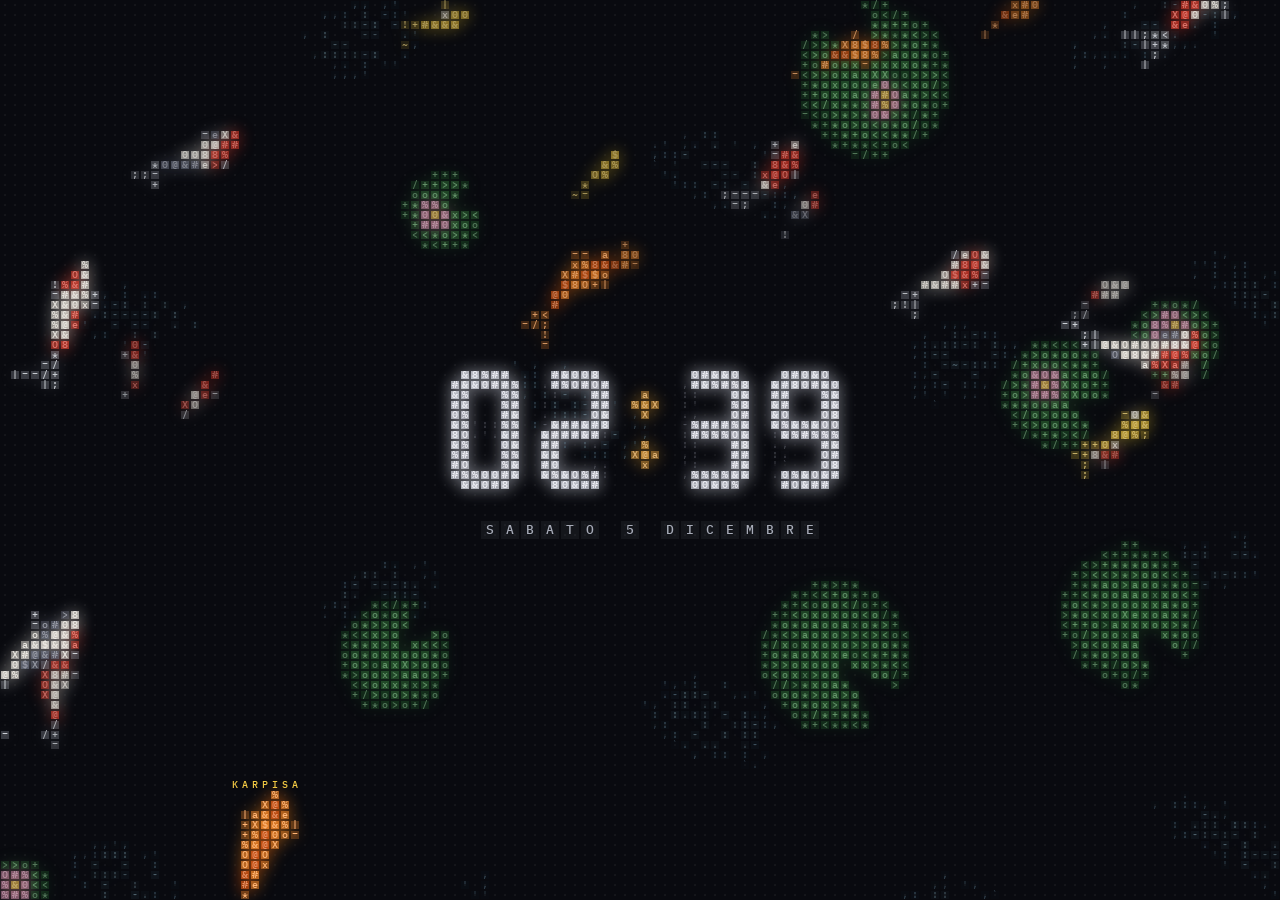
<file: ascii-zoo-sfondo.html>
<!DOCTYPE html>
<html lang="it" data-sfondo>
<head>
<meta charset="utf-8">
<meta name="viewport" content="width=device-width, initial-scale=1">
<title>ASCII Zoo sfondo</title>
<style>
/* Carattere: IBM Plex Mono, (c) IBM Corp., licenza SIL Open Font License 1.1 */
@font-face {
  font-family: "IBM Plex Mono";
  font-style: normal;
  font-weight: 400;
  font-display: swap;
  src: url("[data-uri]") format("woff2");
}
@font-face {
  font-family: "IBM Plex Mono";
  font-style: normal;
  font-weight: 500;
  font-display: swap;
  src: url("[data-uri]") format("woff2");
}

/* Un solo tema, scuro per scelta: gli animali sono luce su fondo nero.
   Layout: canvas a tutto schermo; sopra, selettore in alto, saluto e ricerca al centro. */
:root {
  --bg: #090a0f;
  --ink: #eceef5;
  --ink-dim: #9196a8;
  --ink-faint: #5d6274;
  --panel: rgba(19, 21, 29, 0.74);
  --line: rgba(255, 255, 255, 0.09);
  --accent: #5aa7ff;
  --mono: "IBM Plex Mono", ui-monospace, "SF Mono", Menlo, Consolas, monospace;
  --cell: 11px;
  color-scheme: dark;
}

* { box-sizing: border-box; }

html, body { height: 100%; margin: 0; }

body {
  overflow: hidden;
  background-color: var(--bg);
  background-image: radial-gradient(circle, rgba(255, 255, 255, 0.06) 0 0.6px, transparent 1.1px);
  background-size: var(--cell) var(--cell);
  color: var(--ink);
  font-family: var(--mono);
  font-size: 13px;
  line-height: 1.4;
  -webkit-user-select: none;
  user-select: none;
  -webkit-tap-highlight-color: transparent;
}

canvas { position: fixed; top: 0; left: 0; display: block; }
#glow { opacity: 0.55; filter: blur(7px) saturate(1.2); pointer-events: none; }
#zoo { cursor: crosshair; touch-action: manipulation; }

.ui { position: fixed; inset: 0; pointer-events: none; transition: opacity 0.25s; }
.ui > * { pointer-events: auto; }

button, input { font: inherit; color: inherit; }
button { cursor: pointer; }
:focus-visible { outline: 2px solid var(--accent); outline-offset: 2px; }

.sr {
  position: absolute; width: 1px; height: 1px; overflow: hidden;
  clip: rect(0 0 0 0); white-space: nowrap;
}

/* selettore degli animali */
.modes {
  position: absolute; top: 16px; left: 50%; transform: translateX(-50%);
  display: flex; gap: 2px; padding: 4px;
  max-width: calc(100% - 32px);
  background: var(--panel); border: 1px solid var(--line); border-radius: 999px;
  -webkit-backdrop-filter: blur(12px); backdrop-filter: blur(12px);
}
.modes button {
  display: flex; align-items: center; gap: 7px;
  padding: 6px 12px; border: 0; border-radius: 999px;
  background: transparent; color: var(--ink-dim);
  font-size: 12px; white-space: nowrap;
  transition: background-color 0.15s, color 0.15s;
}
.modes button::before {
  content: ""; width: 7px; height: 7px; border-radius: 50%;
  background: var(--dot); box-shadow: 0 0 8px var(--dot);
}
.modes button:hover { color: var(--ink); }
.modes button[aria-pressed="true"] { background: rgba(255, 255, 255, 0.11); color: var(--ink); }

/* saluto e ricerca */
.center {
  position: absolute; left: 50%; top: 50%; transform: translate(-50%, -56%);
  width: min(540px, calc(100% - 32px));
  display: grid; gap: 14px; justify-items: center; text-align: center;
  pointer-events: none;
}
.center > form, .center > a { pointer-events: auto; }
.clock {
  margin: 0; color: var(--ink-dim); font-size: 11px;
  letter-spacing: 0.12em; text-transform: uppercase;
  font-variant-numeric: tabular-nums;
  text-shadow: 0 0 10px var(--bg), 0 0 4px var(--bg);
}
h1 {
  margin: 0 0 6px; font-size: clamp(21px, 2.5vw, 29px); font-weight: 500;
  letter-spacing: -0.02em; text-wrap: balance;
  text-shadow: 0 0 14px var(--bg), 0 0 5px var(--bg);
}
.search {
  display: flex; align-items: center; gap: 10px; width: 100%;
  padding: 6px 6px 6px 16px;
  background: var(--panel); border: 1px solid var(--line); border-radius: 14px;
  -webkit-backdrop-filter: blur(12px); backdrop-filter: blur(12px);
  transition: border-color 0.15s;
}
.search:focus-within { border-color: color-mix(in srgb, var(--accent) 60%, transparent); }
.search::before { content: ">"; color: var(--accent); font-weight: 500; }
.search input {
  flex: 1; min-width: 0; padding: 9px 0; border: 0; background: transparent;
  font-size: 14px; outline: none;
  -webkit-user-select: text; user-select: text;
}
.search input::placeholder { color: var(--ink-faint); }
.search button {
  flex: none; width: 34px; height: 34px; border: 1px solid var(--line); border-radius: 9px;
  background: rgba(255, 255, 255, 0.05); color: var(--ink-dim);
}
.search button:hover { color: var(--ink); background: rgba(255, 255, 255, 0.1); }
.search-link {
  max-width: 100%; padding: 7px 12px; border-radius: 9px;
  background: var(--panel); border: 1px solid var(--line);
  color: var(--accent); font-size: 12px; text-decoration: none; overflow-wrap: anywhere;
}
.search-link:hover { text-decoration: underline; }
[hidden] { display: none !important; }

/* riga in basso */
.hint {
  position: absolute; left: 18px; bottom: 16px; margin: 0;
  max-width: calc(100% - 84px);
  color: var(--ink-faint); font-size: 11px; pointer-events: none;
  text-shadow: 0 0 8px var(--bg);
}
.gear {
  position: absolute; right: 16px; bottom: 12px;
  width: 34px; height: 34px; border: 1px solid var(--line); border-radius: 10px;
  background: var(--panel); color: var(--ink-dim); font-size: 14px; line-height: 1;
}
.gear:hover, .gear[aria-expanded="true"] { color: var(--ink); }

.panel {
  position: absolute; right: 16px; bottom: 56px; width: min(280px, calc(100% - 32px));
  display: grid; gap: 14px; padding: 16px;
  background: rgba(19, 21, 29, 0.94); border: 1px solid var(--line); border-radius: 14px;
  box-shadow: 0 12px 40px rgba(0, 0, 0, 0.5);
  font-size: 12px;
}
.panel label { display: grid; gap: 6px; color: var(--ink-dim); }
.panel label.check { display: flex; align-items: center; gap: 9px; color: var(--ink); }
.panel input[type="text"] {
  padding: 8px 10px; border: 1px solid var(--line); border-radius: 8px;
  background: rgba(255, 255, 255, 0.04); color: var(--ink);
  -webkit-user-select: text; user-select: text;
}
.panel input[type="checkbox"] { width: 15px; height: 15px; margin: 0; accent-color: var(--accent); }
.panel button {
  padding: 8px 10px; border: 1px solid var(--line); border-radius: 8px;
  background: rgba(255, 255, 255, 0.05); text-align: left;
}
.panel button:hover { background: rgba(255, 255, 255, 0.1); }
.panel kbd {
  float: right; padding: 0 5px; border: 1px solid var(--line); border-radius: 4px;
  color: var(--ink-dim); font: inherit;
}

/* interfaccia nascosta: resta solo il pulsante, quasi invisibile */
.bare .modes, .bare .center, .bare .hint, .bare .panel { display: none; }
.bare .gear { opacity: 0.28; }
.bare .gear:hover, .bare .gear:focus-visible { opacity: 1; }

/* versione sfondo: nessuna interfaccia */
[data-sfondo] .ui { display: none; }
[data-sfondo] #zoo { cursor: default; }

@media (max-width: 760px) {
  .modes button { padding: 7px 9px; }
  .modes button:not([aria-pressed="true"]) span { display: none; }
  .hint { font-size: 10px; }
}

@media (prefers-reduced-motion: reduce) {
  * { transition: none !important; }
}
</style>
</head>
<body>
<canvas id="glow" aria-hidden="true"></canvas>
<canvas id="zoo" aria-hidden="true"></canvas>

<div class="ui" id="ui">
  <nav class="modes" id="modes" aria-label="Scegli l'animale"></nav>

  <main class="center">
    <p class="clock" id="clock"></p>
    <h1 id="greeting">Ciao</h1>
    <form class="search" id="search" role="search" autocomplete="off">
      <label class="sr" for="q">Cerca sul web o scrivi un indirizzo</label>
      <input id="q" name="q" type="text" placeholder="Cerca o scrivi un indirizzo" spellcheck="false" autocapitalize="off">
      <button type="submit" id="go" aria-label="Cerca">&#8629;</button>
    </form>
    <a class="search-link" id="search-link" target="_blank" rel="noopener" hidden></a>
  </main>

  <p class="hint" id="hint"></p>

  <div class="panel" id="panel" hidden>
    <label for="name">Il tuo nome, per il saluto
      <input id="name" type="text" maxlength="24" placeholder="facoltativo" autocomplete="off">
    </label>
    <label class="check" for="auto">
      <input id="auto" type="checkbox">
      Cambia animale ogni minuto
    </label>
    <button type="button" id="hide">Nascondi l'interfaccia <kbd>H</kbd></button>
  </div>
  <button class="gear" id="gear" type="button" aria-label="Impostazioni" aria-expanded="false" aria-controls="panel">&#9881;&#xFE0E;</button>
</div>

<script>
/* ASCII Zoo — motore.
 * Ogni animale è una forma procedurale campionata su una griglia di celle:
 * ogni cella accesa diventa un carattere da tastiera, colorato. */
(function (global) {
  'use strict';

  var TAU = Math.PI * 2;
  var FLOW = -Math.PI / 4; // direzione "di corrente": in alto a destra
  var RAMP_A = '.,:-~;=+*oxX%#&@';
  var RAMP_B = "`'.:_!|/<>aeO08$";
  var LEVELS = 16;

  // Colori comuni a tutte le modalità: 0 = onda del clic, 1 = cibo,
  // 2 = cifre dell'orologio, 3 = segmenti spenti
  var PALETTE = ['#aab3c5', '#f0d9a0', '#e6e9f2', '#4a5064'];

  // Orologio a sette segmenti (a..g): quali segmenti accende ogni cifra
  var DIGITS = ['abcdef', 'bc', 'abdeg', 'abcdg', 'bcfg', 'acdfg', 'acdefg', 'abc', 'abcdefg', 'abcdfg'];
  var SEGS = 'abcdefg';
  // segmenti di una cifra larga W e alta H celle, tratto di raggio r
  function segments(ox, oy, W, H, r) {
    var x0 = ox + r, x1 = ox + W - r, y0 = oy + r, y1 = oy + H - r, ym = oy + H / 2, g = r * 0.6;
    return [
      [x0 + g, y0, x1 - g, y0], [x1, y0 + g, x1, ym - g], [x1, ym + g, x1, y1 - g],
      [x0 + g, y1, x1 - g, y1], [x0, ym + g, x0, y1 - g], [x0, y0 + g, x0, ym - g],
      [x0 + g, ym, x1 - g, ym]
    ];
  }

  function clamp(v, a, b) { return v < a ? a : v > b ? b : v; }
  function lerp(a, b, t) { return a + (b - a) * t; }
  function angDiff(a, b) { return Math.atan2(Math.sin(a - b), Math.cos(a - b)); }
  function hash2(i, j) {
    var n = (Math.imul(i, 374761393) + Math.imul(j, 668265263)) | 0;
    n = Math.imul(n ^ (n >>> 13), 1274126177);
    return ((n ^ (n >>> 16)) >>> 0) / 4294967296;
  }
  function steer(c, target, rate, dt) {
    c.th += clamp(angDiff(target, c.th), -rate * dt, rate * dt);
  }
  // distanza punto-segmento; _t = posizione lungo il segmento (0..1)
  var _t = 0;
  function segD(px, py, ax, ay, bx, by) {
    var vx = bx - ax, vy = by - ay;
    var t = ((px - ax) * vx + (py - ay) * vy) / (vx * vx + vy * vy);
    t = t < 0 ? 0 : t > 1 ? 1 : t;
    _t = t;
    var dx = px - ax - vx * t, dy = py - ay - vy * t;
    return Math.sqrt(dx * dx + dy * dy);
  }
  function advance(c, dt) {
    c.x += Math.cos(c.th) * c.sp * dt;
    c.y += Math.sin(c.th) * c.sp * dt;
  }
  // volo verso un punto (l'orologio), rallentando all'arrivo
  function goTo(c, turn, vmax, k, acc, dt) {
    var dx = c.goal.x - c.x, dy = c.goal.y - c.y, d = Math.sqrt(dx * dx + dy * dy);
    steer(c, Math.atan2(dy, dx), turn, dt);
    var v = Math.min(vmax, 0.5 + d * k);
    c.sp += (v - c.sp) * Math.min(1, acc * dt);
    advance(c, dt);
  }
  function defaultPoke(c, x, y, w) {
    var dx = c.x - x, dy = c.y - y, d = Math.sqrt(dx * dx + dy * dy);
    if (d > w.pokeR) return false;
    c.flee = 0.8 + 0.9 * (1 - d / w.pokeR);
    c.fleeTh = d < 0.01 ? w.rnd() * TAU : Math.atan2(dy, dx);
    return true;
  }

  /* ------------------------------------------------------------------ */
  /* Specie. Coordinate locali: x in avanti, y di lato, unità = taglia. */
  /* shape() scrive o.v (intensità 0..1) e o.c (indice colore locale).   */
  /* ------------------------------------------------------------------ */

  var SPECIES = [];

  SPECIES.push({
    id: 'farfalle', label: 'Farfalle', dot: '#5aa7ff',
    pal: ['#eaf4ff', '#a9d6ff', '#58a4ff', '#2f66d0'],
    dens: 560, min: 7, max: 26, smin: 3.6, smax: 11, off: 0, rad: 0.78,
    perch: 0.5, // si posano sull'orologio se la taglia è sotto 0.5 × altezza cifre
    spawn: function (c, w) {
      c.th = w.rnd() * TAU; c.rate = 8 + w.rnd() * 5; c.dth = 0;
    },
    update: function (c, dt, t, w) {
      if (c.perched) { c.ph += c.rate * 0.12 * dt; c.sp = 0; return; } // ali che si aprono piano
      var fl = c.flee > 0;
      c.ph += c.rate * (fl ? 1.9 : 1) * dt;
      if (c.goal && !fl) { goTo(c, 6, 2.2 + 3.8 * c.z, 1.2, 5, dt); return; }
      c.dth += (w.rnd() - 0.5) * 10 * dt;
      c.dth *= Math.pow(0.2, dt);
      if (fl) steer(c, c.fleeTh, 7, dt);
      else c.th += (c.dth + Math.sin(t * 0.9 + c.seed * 9) * 0.6) * dt;
      var base = (2.2 + 3.8 * c.z) * (1 + 0.45 * Math.sin(c.ph));
      c.sp += ((fl ? base * 3.6 : base) - c.sp) * Math.min(1, 5 * dt);
      advance(c, dt);
    },
    shape: function (x, y, c, o) {
      var ay = y < 0 ? -y : y;
      if (ay < Math.max(0.045, c.mt * 0.9) && x > -0.34 && x < 0.36) { o.v = 0.7; o.c = 3; return; }
      var f = 0.22 + 0.78 * Math.abs(Math.cos(c.ph));
      var wy = ay / f;
      var ax = (x - 0.2) / 0.24, bx = (wy - 0.36) / 0.3;
      var d1 = ax * ax + bx * bx;
      ax = (x + 0.24) / 0.17; bx = (wy - 0.24) / 0.19;
      var d2 = ax * ax + bx * bx;
      var d = d1 < d2 ? d1 : d2;
      if (d < 1) {
        o.v = 1 - 0.5 * d;
        o.c = d < 0.3 ? 1 : d < 0.8 ? 2 : 3;
      }
    }
  });

  SPECIES.push({
    id: 'meduse', label: 'Meduse', dot: '#e45bd0',
    pal: ['#ffd9f7', '#ee6fdc', '#b03aa6', '#8d86a6'],
    dens: 720, min: 6, max: 20, smin: 3.6, smax: 11, off: -0.95, rad: 1.5,
    spawn: function (c, w) {
      c.home = FLOW + (w.rnd() - 0.5) * 0.5; c.th = c.home; c.rate = 1.9 + w.rnd() * 0.9;
    },
    update: function (c, dt, t, w) {
      var fl = c.flee > 0;
      c.ph += c.rate * (fl ? 2.2 : 1) * dt;
      if (fl) steer(c, c.fleeTh, 3.5, dt);
      else steer(c, c.home + Math.sin(t * 0.4 + c.seed * 7) * 0.25, 0.8, dt);
      var push = Math.max(0, Math.sin(c.ph));
      var target = (0.9 + 2.6 * c.z) * (0.45 + 1.5 * push) * (fl ? 3 : 1);
      c.sp += (target - c.sp) * Math.min(1, 3 * dt);
      advance(c, dt);
    },
    shape: function (x, y, c, o, h) {
      var p = Math.sin(c.ph);
      if (x >= -0.12) {
        var rx = 0.44 * (1 - 0.12 * p), ry = 0.48 * (1 + 0.14 * p);
        var d = (x / rx) * (x / rx) + (y / ry) * (y / ry);
        if (d < 1) {
          o.v = 1 - 0.45 * d;
          o.c = x < -0.04 ? 2 : (x > 0.12 && d < 0.42) ? 0 : d < 0.8 ? 1 : 2;
        }
        return;
      }
      if (x < -2.3 || h < 0.38) return;
      var spread = 0.16 * (1 + 0.12 * p), fade = 1 + x / 2.3;
      var th = Math.max(0.05, c.mt);
      for (var k = -2; k <= 2; k++) {
        var wig = 0.035 * Math.sin(x * 5 + c.ph * 1.5 + k * 1.7) * -x;
        if (Math.abs(y - k * spread - wig) < th) {
          o.v = 0.05 + 0.13 * fade; o.c = 3; return;
        }
      }
    }
  });

  SPECIES.push({
    id: 'libellule', label: 'Libellule', dot: '#3fe0b0',
    pal: ['#f2fff9', '#62f0b4', '#27b99a', '#8fe6cf', '#3d8f86'],
    dens: 600, min: 7, max: 22, smin: 4.2, smax: 10, off: -0.85, rad: 1.9,
    perch: 0.65,
    spawn: function (c, w) {
      c.home = FLOW + (w.rnd() - 0.5) * 0.9; c.th = c.home;
      c.state = w.rnd() < 0.7 ? 1 : 0; c.timer = w.rnd() * 1.5; c.next = c.th;
    },
    update: function (c, dt, t, w) {
      if (c.perched) { c.ph += 5 * dt; c.sp = 0; return; } // posata: le ali vibrano appena
      c.ph += 38 * dt;
      if (c.goal && !(c.flee > 0)) { c.state = 1; goTo(c, 9, 9 + 13 * c.z, 2.5, 7, dt); c.next = c.th; return; }
      c.timer -= dt;
      if (c.flee > 0) { c.state = 1; c.next = c.fleeTh; if (c.timer < c.flee) c.timer = c.flee; }
      if (c.timer <= 0) {
        if (c.state === 1) { c.state = 0; c.timer = 0.35 + w.rnd() * 1.2; }
        else {
          c.state = 1; c.timer = 0.6 + w.rnd() * 1.6;
          c.next = w.rnd() < 0.8 ? c.home + (w.rnd() - 0.5) * 1.7 : w.rnd() * TAU;
        }
      }
      steer(c, c.next, c.state === 1 ? 9 : 3, dt);
      var target = c.state === 1 ? (9 + 13 * c.z) * (c.flee > 0 ? 1.6 : 1) : 0.5;
      c.sp += (target - c.sp) * Math.min(1, (c.state === 1 ? 7 : 4) * dt);
      advance(c, dt);
    },
    shape: function (x, y, c, o, h) {
      var ay = y < 0 ? -y : y, mt = c.mt;
      var hx = x - 0.3;
      if (hx * hx + y * y < Math.max(0.008, mt * mt * 0.5)) { o.v = 1; o.c = 0; return; }
      var tx = (x - 0.14) / 0.16, ty = y / 0.09;
      if (tx * tx + ty * ty < 1) { o.v = 0.92; o.c = 1; return; }
      if (ay < Math.max(0.035, mt)) {
        if (x > -0.95 && x < 0.05) { o.v = 0.62; o.c = 2; return; }
        var tl = 0.3 + c.sp * 0.07;
        if (x <= -0.95 && x > -0.95 - tl && h > 0.45) {
          o.v = 0.04 + 0.16 * (1 + (x + 0.95) / tl); o.c = 4; return;
        }
      }
      if (ay > 0.05 && ay < 0.64) {
        var taper = 1 - (ay / 0.64) * (ay / 0.64);
        var th = Math.max(0.03 + 0.09 * taper, mt * 0.7);
        var fore = Math.abs(x - (0.22 + 0.16 * ay));
        var hind = Math.abs(x - (0.02 - 0.3 * ay));
        if ((fore < th || hind < th) && h > 0.18) {
          o.v = 0.42 + 0.22 * Math.sin(c.ph + ay * 9); o.c = 3;
        }
      }
    }
  });

  SPECIES.push({
    id: 'koi', label: 'Koi', dot: '#ffb347',
    // 7-8 = acqua, 9-10 = ninfee, 11 = fiore di loto
    pal: ['#f6f2e9', '#e8402f', '#ff8f2e', '#dc5a16', '#ffd447', '#6d7282', '#c9ced8',
          '#3c7fa6', '#7cc4e0', '#4fae57', '#2f7a3a', '#f4a6c8'],
    dens: 520, min: 7, max: 26, smin: 4.6, smax: 12.5, off: -0.12, rad: 0.78,
    feeds: true,
    // stagno: increspature che scorrono sotto i pesci
    under: function (w, t, A) {
      var c0 = this.c0;
      for (var j = 0; j < w.rows; j++) {
        for (var i = 0; i < w.cols; i++) {
          var s = Math.sin(i * 0.16 + t * 0.8 + Math.sin(j * 0.11 + t * 0.35) * 2.2) +
                  Math.sin(j * 0.23 - t * 0.6 + Math.sin(i * 0.07 - t * 0.25) * 1.8);
          if (s > 1.45) {
            var h = hash2(i, j);
            if (h < 0.55) w.put(i, j, 0.08 + (s - 1.45) * 0.3, c0 + (s > 1.75 ? 8 : 7), A * (0.35 + 0.3 * h));
          }
        }
      }
    },
    // ninfee che vanno alla deriva; i pesci profondi passano sotto
    tick: function (w, dt) {
      if (!w.pads || w.padsCols !== w.cols || w.padsRows !== w.rows) {
        w.pads = []; w.padsCols = w.cols; w.padsRows = w.rows;
        var n = clamp(Math.round(w.cols * w.rows / 1400), 4, 9);
        for (var k = 0; k < n; k++) {
          var p = { r: 3.5 + w.rnd() * 4.5, rot: w.rnd() * TAU, spin: (w.rnd() - 0.5) * 0.06,
                    flower: w.rnd() < 0.35, v: 0.06 + w.rnd() * 0.1, x: 0, y: 0 };
          for (var tries = 0; tries < 15; tries++) {
            p.x = w.rnd() * w.cols; p.y = w.rnd() * w.rows;
            if (!w.clock || w.boxDist(p.x, p.y).d > p.r + 3) break;
          }
          w.pads.push(p);
        }
      }
      for (var q = 0; q < w.pads.length; q++) {
        var pd = w.pads[q], m = pd.r + 2;
        pd.x += Math.cos(FLOW) * pd.v * dt; pd.y += Math.sin(FLOW) * pd.v * dt;
        pd.rot += pd.spin * dt;
        if (pd.x > w.cols + m) pd.x = -m; else if (pd.x < -m) pd.x = w.cols + m;
        if (pd.y < -m) pd.y = w.rows + m; else if (pd.y > w.rows + m) pd.y = -m;
      }
      // ogni tanto una goccia sull'acqua
      if (w.rnd() < dt * 0.3) w.ripple(w.rnd() * w.cols, w.rnd() * w.rows, 3 + w.rnd() * 3, 1.6, this.c0 + 8);
    },
    over: function (w, t, A) {
      if (!w.pads) return;
      var c0 = this.c0;
      for (var q = 0; q < w.pads.length; q++) {
        var p = w.pads[q], R = p.r;
        var fx = p.x - Math.cos(p.rot) * R * 0.3, fy = p.y - Math.sin(p.rot) * R * 0.3;
        var i0 = Math.max(0, Math.floor(p.x - R)), i1 = Math.min(w.cols - 1, Math.ceil(p.x + R));
        var j0 = Math.max(0, Math.floor(p.y - R)), j1 = Math.min(w.rows - 1, Math.ceil(p.y + R));
        for (var j = j0; j <= j1; j++) {
          for (var i = i0; i <= i1; i++) {
            var dx = i + 0.5 - p.x, dy = j + 0.5 - p.y, d = Math.sqrt(dx * dx + dy * dy) / R;
            if (d > 1) continue;
            var da = angDiff(Math.atan2(dy, dx), p.rot);
            if (d > 0.08 && Math.abs(da) < 0.3) continue; // la tacca della foglia
            var col = d > 0.84 || (d > 0.25 && Math.abs(Math.sin(da * 3.5)) < 0.16) ? 10 : 9;
            var v = 0.5 + 0.2 * (1 - d);
            if (p.flower) {
              var fd = Math.sqrt((i + 0.5 - fx) * (i + 0.5 - fx) + (j + 0.5 - fy) * (j + 0.5 - fy));
              if (fd < 1.7) { col = fd < 0.7 ? 4 : 11; v = 0.85; }
            }
            w.put(i, j, v, c0 + col, A * 0.9);
          }
        }
      }
    },
    spawn: function (c, w) {
      c.home = FLOW + (w.rnd() - 0.5) * 1.1; c.th = c.home; c.dth = 0;
      var r = w.rnd();
      c.kind2 = r < 0.3 ? 0 : r < 0.7 ? 1 : r < 0.82 ? 2 : 3;
    },
    update: function (c, dt, t, w) {
      var base = 2.2 + 3.6 * c.z, target = base;
      var best = 1e9, food = null, i, f;
      for (i = 0; i < w.food.length; i++) {
        f = w.food[i];
        var d2 = (f.x - c.x) * (f.x - c.x) + (f.y - c.y) * (f.y - c.y);
        if (d2 < best) { best = d2; food = f; }
      }
      if (c.flee > 0) {
        // spavento (scatta il minuto): colpo di coda lontano dall'orologio
        steer(c, c.fleeTh, 3, dt);
        target = base * 2.6;
      } else if (food && best < w.pokeR * w.pokeR * 1.4) {
        steer(c, Math.atan2(food.y - c.y, food.x - c.x), 2.8, dt);
        target = base * 2.3;
        var mx = c.x + Math.cos(c.th) * 0.45 * c.S, my = c.y + Math.sin(c.th) * 0.45 * c.S;
        var reach = Math.max(1.3, c.S * 0.16);
        if ((food.x - mx) * (food.x - mx) + (food.y - my) * (food.y - my) < reach * reach) {
          food.eaten = true;
          w.ripple(food.x, food.y, 2.2 + c.S * 0.2, 0.7, 0);
        }
      } else {
        c.dth += (w.rnd() - 0.5) * 3 * dt;
        c.dth *= Math.pow(0.3, dt);
        c.th += c.dth * dt;
        steer(c, c.home + Math.sin(t * 0.25 + c.seed * 11) * 0.6, 0.35, dt);
      }
      c.sp += (target - c.sp) * Math.min(1, 2.5 * dt);
      c.ph += (3.5 + c.sp * 0.9) * dt;
      advance(c, dt);
    },
    shape: function (x, y, c, o) {
      if (x > 0.5 || x < -0.78) return;
      var s = (0.5 - x) / 0.9; // 0 al muso, 1 al peduncolo
      var amp = 0.015 + 0.15 * Math.pow(clamp(s / 1.4, 0, 1), 1.6);
      var u = y - amp * Math.sin(c.ph - 4.2 * (0.5 - x));
      var au = u < 0 ? -u : u;
      if (x >= -0.4) {
        var wd = 0.17 * (s < 0.3 ? Math.sqrt(s / 0.3) : 1 - 0.74 * Math.pow((s - 0.3) / 0.7, 1.3));
        wd = Math.max(wd, c.mt * 0.8);
        if (au < wd) {
          var q = au / wd;
          o.v = 0.96 - 0.3 * q * q;
          var sd = c.seed * 40;
          var n = Math.sin(x * 7 + sd) * Math.cos(u * 9 + sd * 0.7) + 0.5 * Math.sin(x * 3.3 + sd * 1.9);
          if (c.kind2 === 0) o.c = au < 0.035 ? 3 : 2;
          else if (c.kind2 === 1) o.c = n > 0.12 ? 1 : 0;
          else if (c.kind2 === 2) o.c = q > 0.7 ? 0 : 4;
          else o.c = n > 0.3 ? 1 : n < -0.55 ? 5 : 0;
          return;
        }
        if (x > 0.08 && x < 0.3) {
          var fin = wd + 0.13 * Math.sin(Math.PI * (x - 0.08) / 0.22);
          if (au < fin) { o.v = 0.4; o.c = c.kind2 === 0 ? 2 : c.kind2 === 2 ? 4 : 6; }
        }
        return;
      }
      var s2 = (-0.4 - x) / 0.36;
      if (au < 0.045 + 0.17 * s2 && !(s2 > 0.55 && au < 0.1 * (s2 - 0.55) / 0.45)) {
        o.v = 0.5 - 0.15 * s2; o.c = c.kind2 === 0 ? 2 : c.kind2 === 2 ? 4 : 6;
      }
    }
  });

  SPECIES.push({
    id: 'rane', label: 'Rane', dot: '#6fdc44',
    pal: ['#f6ffe9', '#a2ec6c', '#62cf3c', '#3c9a2c'],
    dens: 620, min: 6, max: 22, smin: 5, smax: 15, off: -0.3, rad: 1.08,
    perch: 0.5,
    spawn: function (c, w) {
      c.th = w.rnd() * TAU; c.state = 0; c.timer = w.rnd() * 4; c.air = 0; c.pend = 0; c.u = 0;
    },
    update: function (c, dt, t, w) {
      c.ph += 2.4 * dt;
      if (c.perched) return; // seduta sull'orologio
      if (c.state === 0) {
        c.timer -= dt;
        if (c.timer <= 0) {
          var hop;
          if (c.pend > 0) {
            c.th = c.fleeTh + (w.rnd() - 0.5) * 0.9; hop = c.S * (3.6 + w.rnd() * 2); c.pend--;
          } else if (c.goal) {
            // salto mirato su un segmento acceso
            var gx = c.goal.x - c.x, gy = c.goal.y - c.y;
            c.th = Math.atan2(gy, gx); hop = Math.max(0.2, Math.min(Math.sqrt(gx * gx + gy * gy), c.S * 3.6));
          } else {
            c.th += (w.rnd() - 0.5) * 2.6; hop = c.S * (1.6 + w.rnd() * 2.2);
          }
          // se non vuole posarsi, non atterra sull'orologio
          if (w.clock && !c.goal &&
              w.boxDist(c.x + Math.cos(c.th) * hop, c.y + Math.sin(c.th) * hop).d < c.S * 0.45) {
            c.th = Math.atan2(c.y - w.clock.cy, c.x - w.clock.cx) + (w.rnd() - 0.5) * 1.2;
          }
          c.state = 1; c.u = 0; c.hop = hop; c.dur = 0.36 + hop * 0.006;
          c.x0 = c.x; c.y0 = c.y;
        }
      } else {
        c.u += dt / c.dur;
        var u = c.u >= 1 ? 1 : c.u;
        var e = u * u * (3 - 2 * u);
        c.x = c.x0 + Math.cos(c.th) * c.hop * e;
        c.y = c.y0 + Math.sin(c.th) * c.hop * e;
        c.air = Math.sin(Math.PI * u);
        if (c.u >= 1) {
          c.state = 0; c.air = 0;
          c.timer = c.pend > 0 ? 0.05 + w.rnd() * 0.12 : c.goal ? 0.25 + w.rnd() * 0.5 : 0.7 + w.rnd() * 4.2;
        }
      }
    },
    poke: function (c, x, y, w) {
      var dx = c.x - x, dy = c.y - y, d = Math.sqrt(dx * dx + dy * dy);
      if (d > w.pokeR) return;
      c.fleeTh = Math.atan2(dy, dx);
      c.pend = d < w.pokeR * 0.5 ? 2 : 1;
      if (c.state === 0) c.timer = Math.min(c.timer, w.rnd() * 0.18);
    },
    shape: function (x, y, c, o) {
      var e = c.air, k = 1 + 0.22 * e;
      x /= k; y /= k;
      var ay = y < 0 ? -y : y, mt = c.mt;
      var ex = x - 0.34, ey = ay - 0.15;
      if (ex * ex + ey * ey < Math.max(0.0058, mt * mt * 0.6)) { o.v = 1; o.c = 0; return; }
      var hx = (x - 0.27) / 0.17, hy = y / 0.2;
      if (hx * hx + hy * hy < 1) { o.v = 0.9; o.c = 1; return; }
      var bx = x / (0.3 + 0.07 * e), by = y / (0.25 - 0.04 * e);
      var d = bx * bx + by * by;
      if (d < 1) {
        o.v = 0.95 - 0.3 * d;
        var sd = c.seed * 30;
        o.c = Math.sin(x * 21 + sd) * Math.cos(y * 19 + sd * 1.3) > 0.45 ? 3 : 2;
        return;
      }
      // zampe posteriori: piegate da ferma, distese in salto
      var kx = lerp(-0.04, -0.56, e), ky = lerp(0.37, 0.21, e);
      var fx = lerp(-0.3, -0.98, e), fy = lerp(0.39, 0.25, e);
      var lt = Math.max(0.07, mt);
      if (segD(x, ay, -0.2, 0.16, kx, ky) < lt || segD(x, ay, kx, ky, fx, fy) < lt * 0.85) {
        o.v = 0.7; o.c = 3; return;
      }
      if (segD(x, ay, fx, fy, fx - 0.1, fy + 0.1) < lt * 0.7) { o.v = 0.55; o.c = 3; return; }
      if (segD(x, ay, 0.14, 0.2, lerp(0.33, 0.08, e), lerp(0.36, 0.31, e)) < Math.max(0.05, mt * 0.9)) {
        o.v = 0.6; o.c = 3;
      }
    }
  });

  SPECIES.push({
    id: 'aironi', label: 'Aironi', dot: '#e6e9f0',
    pal: ['#fbfcff', '#cfd4de', '#858b99', '#f0483e', '#5d6270'],
    dens: 640, min: 6, max: 20, smin: 4.6, smax: 12.5, off: 0, rad: 0.92,
    spawn: function (c, w) {
      c.home = FLOW + (w.rnd() - 0.5) * 0.45; c.th = c.home; c.rate = 2 + w.rnd() * 1.2;
    },
    update: function (c, dt, t, w) {
      var fl = c.flee > 0;
      c.ph += c.rate * (fl ? 2.4 : 1) * dt;
      if (fl) steer(c, c.fleeTh, 2.6, dt);
      else steer(c, c.home + Math.sin(t * 0.3 + c.seed * 5) * 0.18, 0.7, dt);
      var target = (4.5 + 7 * c.z) * (fl ? 2.3 : 1);
      c.sp += (target - c.sp) * Math.min(1, 2.5 * dt);
      advance(c, dt);
    },
    shape: function (x, y, c, o, h) {
      var ay = y < 0 ? -y : y, mt = c.mt;
      if (ay < Math.max(0.03, mt)) {
        if (x > 0.57 && x < 0.69) { o.v = 1; o.c = 3; return; }
        if (x >= 0.69 && x < 0.82) { o.v = 0.45; o.c = 2; return; }
        if (x > 0.12 && x <= 0.57) { o.v = 0.82; o.c = 0; return; }
        if (x < -0.2 && x > -0.78 && h > 0.35) { o.v = 0.3; o.c = 4; return; }
      }
      var bx = x / 0.22, by = y / 0.075;
      if (bx * bx + by * by < 1) { o.v = 0.95; o.c = 0; return; }
      var f = Math.cos(c.ph);
      var span = 0.72 * (0.74 + 0.26 * Math.abs(f));
      var d = segD(x, ay, 0.02, 0.05, -0.12 - 0.13 * f, span);
      var t = _t, chord = Math.max(lerp(0.13, 0.05, t), mt);
      if (d < chord) {
        o.v = 0.92 - 0.3 * t - 0.25 * (d / chord);
        o.c = t > 0.66 ? 2 : (d / chord > 0.6 ? 1 : 0);
      }
    }
  });

  SPECIES.push({
    id: 'granchi', label: 'Granchi', dot: '#ff6a52',
    pal: ['#fff0e6', '#ff9a78', '#ee5540', '#b0342c'],
    dens: 430, min: 8, max: 30, smin: 4.2, smax: 8, off: 0.08, rad: 0.72,
    spawn: function (c, w) {
      c.th = w.rnd() * TAU; c.thT = c.th; c.dir = w.rnd() < 0.5 ? -1 : 1;
      c.state = w.rnd() < 0.6 ? 1 : 0; c.timer = w.rnd() * 2.5; c.leg = w.rnd() * 6; c.claw = w.rnd() * 6;
    },
    update: function (c, dt, t, w) {
      var fl = c.flee > 0;
      c.timer -= dt;
      if (fl) { c.state = 1; if (c.timer < c.flee) c.timer = c.flee; }
      if (c.timer <= 0) {
        if (c.state === 1) { c.state = 0; c.timer = 0.4 + w.rnd() * 1.8; }
        else {
          c.state = 1; c.timer = 0.9 + w.rnd() * 2.8;
          if (w.rnd() < 0.5) c.dir = -c.dir;
          c.thT = c.th + (w.rnd() - 0.5) * 1.5;
        }
      }
      steer(c, c.thT, fl ? 6 : 1.6, dt);
      var target = c.state === 1 ? (2.4 + 3.4 * c.z) * (fl ? 3.4 : 1) : 0;
      c.sp += (target - c.sp) * Math.min(1, 8 * dt);
      c.leg += (4 + c.sp * 3.2) * dt * (c.state === 1 ? 1 : 0.1);
      c.claw += (c.state === 1 ? 1.5 : 5) * dt;
      // i granchi camminano di lato
      c.x += -Math.sin(c.th) * c.dir * c.sp * dt;
      c.y += Math.cos(c.th) * c.dir * c.sp * dt;
    },
    poke: function (c, x, y, w) {
      if (!defaultPoke(c, x, y, w)) return;
      var a = c.fleeTh;
      var dot = -Math.sin(c.th) * Math.cos(a) + Math.cos(c.th) * Math.sin(a);
      c.dir = dot >= 0 ? 1 : -1;
      c.thT = a - c.dir * Math.PI / 2;
    },
    shape: function (x, y, c, o) {
      var ay = y < 0 ? -y : y, sg = y < 0 ? -1 : 1, mt = c.mt;
      var ex = x - 0.25, ey = ay - 0.1;
      if (ex * ex + ey * ey < 0.0026) { o.v = 1; o.c = 0; return; }
      var bx = x / 0.2, by = y / 0.31;
      var d = bx * bx + by * by;
      if (d < 1) { o.v = 0.96 - 0.3 * d; o.c = d < 0.25 ? 1 : d < 0.78 ? 2 : 3; return; }
      var open = 0.5 + 0.5 * Math.sin(c.claw + sg);
      var cy = 0.31 - 0.03 * open;
      var qx = (x - 0.43) / 0.13, qy = (ay - cy) / 0.1;
      if (qx * qx + qy * qy < 1) {
        if (x > 0.42 && Math.abs(ay - cy) < 0.035 * open) return;
        o.v = 0.9; o.c = 1; return;
      }
      if (segD(x, ay, 0.12, 0.25, 0.34, 0.35) < Math.max(0.05, mt * 0.8)) { o.v = 0.75; o.c = 2; return; }
      var lt = Math.max(0.035, mt * 0.75);
      for (var k = 0; k < 3; k++) {
        var rx = -0.13 + k * 0.1;
        var tip = rx * 1.9 - 0.05 + 0.07 * Math.sin(c.leg + k * 2.1 + (sg > 0 ? 0 : Math.PI));
        if (segD(x, ay, rx, 0.25, tip, 0.56) < lt) { o.v = 0.6; o.c = 3; return; }
      }
    }
  });

  SPECIES.forEach(function (sp) {
    sp.c0 = PALETTE.length;
    Array.prototype.push.apply(PALETTE, sp.pal);
    sp.cd = PALETTE.length; // il colore del pallino: i due punti dell'orologio
    PALETTE.push(sp.dot);
  });

  /* ------------------------------------------------------------------ */

  function hexRgb(hex) {
    var n = parseInt(hex.slice(1), 16);
    return [(n >> 16) & 255, (n >> 8) & 255, n & 255];
  }

  function Zoo(canvas, glow, opts) {
    opts = opts || {};
    this.canvas = canvas;
    this.ctx = canvas.getContext('2d');
    this.glow = glow || null;
    this.gctx = glow ? glow.getContext('2d') : null;
    this.font = opts.font || '"IBM Plex Mono", ui-monospace, Menlo, Consolas, monospace';
    this.speed = opts.speed == null ? 1 : opts.speed;
    this.fps = opts.fps || 0;
    this.creatures = [];
    this.food = [];
    this.ripples = [];
    this.species = null;
    this.t = 0;
    this.frameNo = 0;
    this.last = 0;
    this.out = { v: 0, c: 0 };
    this.rgb = PALETTE.map(hexRgb);
    this._seed = (Date.now() ^ 0x9e3779b9) >>> 0;
    this.running = false;
    this._tick = this._tick.bind(this);
    this.clockOn = !!opts.clock;
    this.clock = null;
    this.clockStr = '';
    this.clockPrev = '';
    this.dateStr = '';
    this.clockT0 = -1;
    this.clockMs = 0;
    this.resize();
  }

  Zoo.SPECIES = SPECIES;

  Zoo.prototype.rnd = function () {
    // mulberry32
    var t = (this._seed += 0x6d2b79f5) >>> 0;
    t = Math.imul(t ^ (t >>> 15), t | 1);
    t ^= t + Math.imul(t ^ (t >>> 7), t | 61);
    return ((t ^ (t >>> 14)) >>> 0) / 4294967296;
  };

  Zoo.prototype.resize = function (w, h) {
    w = w || global.innerWidth || 1280;
    h = h || global.innerHeight || 720;
    var dpr = Math.min(global.devicePixelRatio || 1, 2);
    var cell = clamp(Math.round(w / 128), 8, 14);
    var tile = Math.max(6, Math.round(cell * dpr));
    var oldCols = this.cols, oldRows = this.rows;
    this.cell = tile / dpr;
    this.tile = tile;
    this.cols = Math.ceil(w / this.cell);
    this.rows = Math.ceil(h / this.cell);
    this.canvas.width = this.cols * tile;
    this.canvas.height = this.rows * tile;
    this.canvas.style.width = this.cols * this.cell + 'px';
    this.canvas.style.height = this.rows * this.cell + 'px';
    var n = this.cols * this.rows;
    this.bv = new Float32Array(n);
    this.ba = new Float32Array(n);
    this.bw = new Float32Array(n);
    this.bc = new Uint8Array(n);
    this.stamp = new Int32Array(n).fill(-1);
    this.touched = new Int32Array(n);
    this.nt = 0;
    this.pokeR = Math.max(this.cols, this.rows) * 0.45;
    this.layoutClock();
    if (this.glow) {
      this.glow.width = this.cols;
      this.glow.height = this.rows;
      this.glow.style.width = this.cols * this.cell + 'px';
      this.glow.style.height = this.rows * this.cell + 'px';
      this.gimg = this.gctx.createImageData(this.cols, this.rows);
    }
    this.buildAtlas();
    if (oldCols && this.creatures.length) {
      var sx = this.cols / oldCols, sy = this.rows / oldRows;
      // l'orologio si è spostato: chi era posato o in arrivo riparte
      this.creatures.forEach(function (c) { c.x *= sx; c.y *= sy; c.goal = null; c.perched = false; });
      this.food.length = 0;
      this.ripples.length = 0;
      this.populate(true);
    }
    return this.cell;
  };

  Zoo.prototype.buildAtlas = function () {
    var tile = this.tile, a = document.createElement('canvas');
    a.width = LEVELS * 2 * tile;
    a.height = PALETTE.length * tile;
    var g = a.getContext('2d');
    var gap = Math.max(1, Math.round(tile * 0.07));
    g.font = '500 ' + Math.round(tile * 0.95) + 'px ' + this.font;
    g.textAlign = 'center';
    g.textBaseline = 'middle';
    for (var ci = 0; ci < PALETTE.length; ci++) {
      var rgb = this.rgb[ci];
      var bright = 'rgb(' + Math.round(lerp(rgb[0], 255, 0.34)) + ',' +
        Math.round(lerp(rgb[1], 255, 0.34)) + ',' + Math.round(lerp(rgb[2], 255, 0.34)) + ')';
      for (var r = 0; r < 2; r++) {
        var ramp = r ? RAMP_B : RAMP_A;
        for (var l = 0; l < LEVELS; l++) {
          var x = (r * LEVELS + l) * tile, y = ci * tile;
          var fill = 0.07 + 0.68 * Math.pow(l / (LEVELS - 1), 1.4);
          g.fillStyle = 'rgba(' + rgb[0] + ',' + rgb[1] + ',' + rgb[2] + ',' + fill.toFixed(3) + ')';
          g.fillRect(x + gap, y + gap, tile - gap * 2, tile - gap * 2);
          g.fillStyle = bright;
          g.fillText(ramp.charAt(l), x + tile / 2, y + tile / 2 + tile * 0.03);
        }
      }
    }
    this.atlas = a;
  };

  Zoo.prototype.target = function (sp) {
    return clamp(Math.round(this.cols * this.rows / sp.dens), sp.min, sp.max);
  };

  Zoo.prototype.make = function (sp, delay) {
    var u = Math.pow(this.rnd(), 1.7);
    var c = {
      kind: sp, seed: this.rnd(), z: 0.3 + 0.7 * u, S: lerp(sp.smin, sp.smax, u),
      x: this.rnd() * this.cols, y: this.rnd() * this.rows,
      th: 0, sp: 0, ph: this.rnd() * TAU, a: -delay, dying: false,
      flee: 0, fleeTh: 0, mt: 0,
      goal: null, perched: false, cool: this.rnd() * 8, gtime: 0, ptime: 0
    };
    // non nasce sopra l'orologio
    for (var n = 0; this.clock && n < 12 && this.boxDist(c.x, c.y).d < c.S * 0.6; n++) {
      c.x = this.rnd() * this.cols; c.y = this.rnd() * this.rows;
    }
    c.bright = 0.42 + 0.58 * c.z;
    sp.spawn(c, this);
    return c;
  };

  // porta il numero di animali vivi al valore giusto per lo schermo
  Zoo.prototype.populate = function (quick) {
    var sp = this.species;
    if (!sp) return;
    var alive = this.creatures.filter(function (c) { return c.kind === sp && !c.dying; });
    var want = this.target(sp), i;
    for (i = alive.length; i < want; i++) this.creatures.push(this.make(sp, quick ? 0 : 0.25 + this.rnd() * 0.5));
    for (i = want; i < alive.length; i++) alive[i].dying = true;
    this.creatures.sort(function (a, b) { return a.z - b.z; });
  };

  Zoo.prototype.setMode = function (id) {
    var sp = null;
    for (var i = 0; i < SPECIES.length; i++) if (SPECIES[i].id === id) sp = SPECIES[i];
    if (!sp || sp === this.species) return !!sp;
    this.creatures.forEach(function (c) { c.dying = true; });
    this.food.forEach(function (f) { f.life = Math.min(f.life, f.age + 0.4); });
    this.species = sp;
    this.populate(false);
    return true;
  };

  Zoo.prototype.ripple = function (x, y, r, life, color) {
    this.ripples.push({ x: x, y: y, r: r, life: life, age: 0, c: color });
  };

  // clic in pixel CSS relativi al canvas
  Zoo.prototype.poke = function (px, py) {
    var x = px / this.cell, y = py / this.cell, sp = this.species, self = this;
    if (!sp) return;
    if (sp.feeds) {
      var n = 5 + Math.floor(this.rnd() * 3);
      for (var i = 0; i < n; i++) {
        var a = this.rnd() * TAU, r = this.rnd() * 3.2;
        this.food.push({
          x: x + Math.cos(a) * r, y: y + Math.sin(a) * r,
          vx: Math.cos(a) * 0.5, vy: Math.sin(a) * 0.5, age: 0, life: 14 + this.rnd() * 4, eaten: false
        });
      }
      if (this.food.length > 90) this.food.splice(0, this.food.length - 90);
      this.ripple(x, y, 6, 0.9, 1);
      return;
    }
    this.ripple(x, y, 9, 0.7, 0);
    this.creatures.forEach(function (c) {
      if (c.dying || c.kind !== sp) return;
      (sp.poke || defaultPoke)(c, x, y, self);
    });
  };

  Zoo.prototype.put = function (i, j, v, col, a, force) {
    if (i < 0 || j < 0 || i >= this.cols || j >= this.rows) return;
    var k = j * this.cols + i, w = v * a;
    if (this.stamp[k] !== this.frameNo) { this.stamp[k] = this.frameNo; this.touched[this.nt++] = k; }
    else if (!force && w < this.bw[k] * 0.85) return;
    this.bv[k] = v; this.bc[k] = col; this.ba[k] = a; this.bw[k] = w;
  };

  Zoo.prototype.step = function (dt) {
    var t = (this.t += dt), cs = this.creatures, i, c, sp, m;
    if (this.clock) this.updateClock();
    for (i = cs.length - 1; i >= 0; i--) {
      c = cs[i]; sp = c.kind;
      if (c.dying) { c.a -= 2.6 * dt; if (c.a <= 0) { cs.splice(i, 1); continue; } }
      else if (c.a < 1) c.a = Math.min(1, c.a + 1.8 * dt);
      if (c.flee > 0) c.flee -= dt;
      if (this.clock) this.perch(c, dt);
      sp.update(c, dt, t, this);
      if (this.clock) this.avoid(c, dt);
      m = (sp.rad + Math.abs(sp.off)) * c.S + 1;
      if (c.x < -m) c.x = this.cols + m; else if (c.x > this.cols + m) c.x = -m;
      if (c.y < -m) c.y = this.rows + m; else if (c.y > this.rows + m) c.y = -m;
    }
    for (i = this.food.length - 1; i >= 0; i--) {
      var f = this.food[i];
      f.age += dt;
      f.x += f.vx * dt; f.y += f.vy * dt;
      f.vx *= Math.pow(0.3, dt); f.vy *= Math.pow(0.3, dt);
      if (f.eaten || f.age > f.life) this.food.splice(i, 1);
    }
    for (i = this.ripples.length - 1; i >= 0; i--) {
      this.ripples[i].age += dt;
      if (this.ripples[i].age > this.ripples[i].life) this.ripples.splice(i, 1);
    }
    // scenografia della specie (stagno delle koi), con dissolvenza al cambio
    var ss = this.species && this.species.under ? this.species : null;
    if (ss) { this.sceneSp = ss; this.sceneA = Math.min(1, (this.sceneA || 0) + dt * 0.8); }
    else this.sceneA = Math.max(0, (this.sceneA || 0) - dt * 1.5);
    if (this.sceneSp && this.sceneA > 0 && this.sceneSp.tick) this.sceneSp.tick(this, dt, t);
  };

  Zoo.prototype.drawCreature = function (c) {
    if (c.a <= 0) return;
    var sp = c.kind, S = c.S, cs = Math.cos(c.th), sn = Math.sin(c.th);
    var bx = c.x + cs * sp.off * S, by = c.y + sn * sp.off * S, R = sp.rad * S + 1;
    var i0 = Math.max(0, Math.floor(bx - R)), i1 = Math.min(this.cols - 1, Math.ceil(bx + R));
    var j0 = Math.max(0, Math.floor(by - R)), j1 = Math.min(this.rows - 1, Math.ceil(by + R));
    var a = c.a * c.bright, o = this.out, c0 = sp.c0, inv = 1 / S;
    // posata, in arrivo o a mezz'aria: si disegna sopra le cifre, ben illuminata
    var force = !!(c.goal || c.air > 0);
    if (c.goal) a = c.a * Math.max(c.bright, 0.9);
    c.mt = 0.52 * inv;
    for (var j = j0; j <= j1; j++) {
      var dy = j + 0.5 - c.y;
      for (var i = i0; i <= i1; i++) {
        var dx = i + 0.5 - c.x;
        o.v = 0;
        sp.shape((dx * cs + dy * sn) * inv, (dy * cs - dx * sn) * inv, c, o, hash2(i, j));
        if (o.v > 0) this.put(i, j, o.v, c0 + o.c, a, force);
      }
    }
  };

  // KARPISA: la carpa che viene da Pisa. È la koi più grande, nuota in
  // superficie e si porta dietro il suo nome, una lettera per cella.
  Zoo.prototype.drawName = function () {
    var k = this.karpisa, sp = this.species, i;
    if (!k || k.dying || k.kind !== sp || this.creatures.indexOf(k) < 0) {
      k = null;
      for (i = 0; i < this.creatures.length; i++) {
        var c = this.creatures[i];
        if (c.kind === sp && !c.dying && (!k || c.S > k.S)) k = c;
      }
      this.karpisa = k;
      if (!k) return;
      k.bright = 1; k.kind2 = 0; // ben visibile: bianca e rossa, sopra le ninfee
    }
    var txt = 'KARPISA', tile = this.tile, ctx = this.ctx;
    var row = Math.round(k.y - k.S * 0.45 - 1.5), col0 = Math.round(k.x - txt.length / 2);
    ctx.font = '500 ' + Math.round(tile * 0.95) + 'px ' + this.font;
    ctx.textAlign = 'center';
    ctx.textBaseline = 'middle';
    ctx.fillStyle = '#ffd447';
    ctx.globalAlpha = clamp(k.a, 0, 1) * 0.95;
    for (i = 0; i < txt.length; i++) {
      ctx.fillText(txt.charAt(i), (col0 + i + 0.5) * tile, (row + 0.5) * tile + tile * 0.03);
    }
    ctx.globalAlpha = 1;
  };

  Zoo.prototype.render = function () {
    var ctx = this.ctx, tile = this.tile, cols = this.cols, i, k;
    this.frameNo++;
    this.nt = 0;
    var scn = this.sceneA > 0 ? this.sceneSp : null;
    if (scn) scn.under(this, this.t, this.sceneA);

    for (i = 0; i < this.ripples.length; i++) {
      var r = this.ripples[i], u = r.age / r.life;
      var rad = r.r * (1 - (1 - u) * (1 - u)), n = Math.ceil(TAU * rad * 1.3) + 4;
      for (k = 0; k < n; k++) {
        var ang = k / n * TAU;
        var ci = Math.floor(r.x + Math.cos(ang) * rad), cj = Math.floor(r.y + Math.sin(ang) * rad);
        if (hash2(ci, cj) > 0.3) this.put(ci, cj, 0.14, r.c, (1 - u) * 0.9);
      }
    }
    if (this.clock) this.drawClock();
    for (i = 0; i < this.creatures.length; i++) this.drawCreature(this.creatures[i]);
    for (i = 0; i < this.food.length; i++) {
      var f = this.food[i];
      var fa = Math.min(1, f.age * 5) * clamp((f.life - f.age) / 1.5, 0, 1);
      this.put(Math.floor(f.x), Math.floor(f.y), 0.6, 1, fa);
    }
    if (scn && scn.over) scn.over(this, this.t, this.sceneA);

    ctx.setTransform(1, 0, 0, 1, 0, 0);
    ctx.clearRect(0, 0, this.canvas.width, this.canvas.height);
    var gd = this.gimg ? this.gimg.data : null;
    if (gd) gd.fill(0);
    var tw = Math.floor(this.t * 1.3);
    for (var q = 0; q < this.nt; q++) {
      k = this.touched[q];
      var ci2 = k % cols, cj2 = (k / cols) | 0;
      var h = hash2(ci2, cj2), v = this.bv[k], al = this.ba[k], col = this.bc[k];
      var lvl = clamp(Math.round(v * (LEVELS - 1) + (h - 0.5) * 2.2), 0, LEVELS - 1);
      var alt = hash2(ci2 + tw + ((h * 31) | 0), cj2 - tw) > 0.7 ? 1 : 0;
      if (col === 1) { lvl = 9; alt = 0; } // il cibo è sempre una 'o'
      ctx.globalAlpha = al > 1 ? 1 : al;
      ctx.drawImage(this.atlas, (alt * LEVELS + lvl) * tile, col * tile, tile, tile, ci2 * tile, cj2 * tile, tile, tile);
      if (gd) {
        var rgb = this.rgb[col], p = k * 4;
        gd[p] = rgb[0]; gd[p + 1] = rgb[1]; gd[p + 2] = rgb[2];
        gd[p + 3] = Math.round(255 * clamp(al * v * v, 0, 1));
      }
    }
    ctx.globalAlpha = 1;
    if (this.species && this.species.id === 'koi') this.drawName();
    if (this.clock) this.drawDate();
    if (gd) this.gctx.putImageData(this.gimg, 0, 0);
  };

  /* ------------------------------------------------------------------ */
  /* Orologio (solo nella versione sfondo): sette segmenti fatti con gli  */
  /* stessi caratteri degli animali, data sotto, una lettera per casella. */
  /* ------------------------------------------------------------------ */

  Zoo.prototype.layoutClock = function () {
    if (!this.clockOn) return;
    var cols = this.cols, rows = this.rows;
    var H = clamp(Math.round(0.13 * Math.min(cols, rows)), 11, 24);
    var W = Math.round(H * 0.56), r = Math.max(0.9, H * 0.08);
    var gap = Math.max(2, Math.round(H * 0.2)), cb = Math.max(5, Math.round(H * 0.55)) | 1;
    var dm = Math.max(1, Math.ceil(20 / this.cell)), dg = Math.max(2, Math.round(H * 0.22));
    var total = W * 4 + gap * 2 + cb;
    var x0 = Math.round((cols - total) / 2), y0 = Math.round((rows - H - dg - dm) / 2);
    var xs = [x0, x0 + W + gap, x0 + 2 * W + gap + cb, x0 + 3 * W + 2 * gap + cb];
    this.clock = {
      H: H, W: W, r: r, xs: xs, y0: y0, dm: dm, dateY: y0 + H + dg,
      colonX: x0 + 2 * W + gap + cb / 2, cx: x0 + total / 2, cy: 0, dateX: 0, box: null,
      seg: xs.map(function (ox) { return segments(ox, y0, W, H, r); })
    };
    if (!this.clockStr) this.readClock();
    this.clockBox();
  };

  // ingombro di orologio + data, in celle
  Zoo.prototype.clockBox = function () {
    var C = this.clock, n = this.dateStr.length * C.dm;
    C.dateX = Math.round(C.cx - n / 2);
    var b = C.box = {
      x0: Math.min(C.xs[0], C.dateX) - 1, y0: C.y0 - 1,
      x1: Math.max(C.xs[3] + C.W, C.dateX + n) + 1, y1: C.dateY + C.dm + 1
    };
    C.cy = (b.y0 + b.y1) / 2;
  };

  // legge l'ora; true se il minuto è cambiato
  Zoo.prototype.readClock = function () {
    var d = new Date(), s = ('0' + d.getHours()).slice(-2) + ('0' + d.getMinutes()).slice(-2);
    this.clockMs = d.getMilliseconds();
    if (s === this.clockStr) return false;
    this.clockPrev = this.clockStr || s;
    this.clockStr = s;
    this.dateStr = d.toLocaleDateString('it-IT', { weekday: 'long', day: 'numeric', month: 'long' }).toUpperCase();
    return true;
  };

  Zoo.prototype.updateClock = function () {
    if (!this.readClock()) return;
    this.clockT0 = this.t; // le cifre cambiate si ricompongono
    this.clockBox();
    this.clockStartle();
  };

  // intensità di una cella per la cifra ch in posizione k: >0 acceso, -1 segmento spento
  Zoo.prototype.digitV = function (k, ch, px, py) {
    var C = this.clock, sg = C.seg[k], lit = DIGITS[ch] || '', r = C.r, dl = 1e9, dg = 1e9;
    for (var s = 0; s < 7; s++) {
      var q = sg[s], d = segD(px, py, q[0], q[1], q[2], q[3]);
      if (lit.indexOf(SEGS.charAt(s)) >= 0) { if (d < dl) dl = d; } else if (d < dg) dg = d;
    }
    if (dl < r) return 0.98 - 0.4 * (dl / r) * (dl / r);
    return dg < r * 0.75 ? -1 : 0;
  };

  Zoo.prototype.drawClock = function () {
    var C = this.clock, H = C.H, W = C.W, i, j, k;
    var p = this.clockT0 < 0 ? 1 : clamp((this.t - this.clockT0) / 0.9, 0, 1);
    for (k = 0; k < 4; k++) {
      var nd = +this.clockStr.charAt(k), od = +this.clockPrev.charAt(k), mix = od !== nd && p < 1;
      for (j = C.y0 - 1; j <= C.y0 + H; j++) {
        for (i = C.xs[k] - 1; i <= C.xs[k] + W; i++) {
          var h = mix ? hash2(i * 7 + 3, j * 13 + 5) : 0;
          var v = this.digitV(k, mix && h > p ? od : nd, i + 0.5, j + 0.5);
          if (mix && v > 0 && Math.abs(h - p) < 0.14) v = 0.35 + 0.65 * this.rnd(); // bordo che scintilla
          if (v > 0) this.put(i, j, v, 2, 1);
          else if (v < 0) this.put(i, j, 0.1, 3, 0.4);
        }
      }
    }
    // i due punti: un battito a ogni secondo, nel colore dell'animale
    var beat = 1 - this.clockMs / 1000, pulse = 0.35 + 0.65 * beat * beat;
    var col = this.species ? this.species.cd : 2, rr = C.r * 1.3, cx = C.colonX;
    for (var n = 0; n < 2; n++) {
      var cy = C.y0 + H * (n ? 0.7 : 0.3);
      for (j = Math.floor(cy - rr); j <= Math.floor(cy + rr); j++) {
        for (i = Math.floor(cx - rr); i <= Math.floor(cx + rr); i++) {
          var dx = i + 0.5 - cx, dy = j + 0.5 - cy, q = (dx * dx + dy * dy) / (rr * rr);
          if (q < 1) this.put(i, j, 0.95 - 0.35 * q, col, pulse);
        }
      }
    }
  };

  Zoo.prototype.drawDate = function () {
    var C = this.clock, s = this.dateStr, ctx = this.ctx, size = this.tile * C.dm;
    if (!s) return;
    var y = C.dateY * this.tile, g = Math.max(1, Math.round(size * 0.07));
    ctx.font = '500 ' + Math.round(size * 0.66) + 'px ' + this.font;
    ctx.textAlign = 'center';
    ctx.textBaseline = 'middle';
    for (var n = 0; n < s.length; n++) {
      var ch = s.charAt(n);
      if (ch === ' ') continue;
      var x = (C.dateX + n * C.dm) * this.tile;
      ctx.fillStyle = 'rgba(170, 179, 197, 0.07)';
      ctx.fillRect(x + g, y + g, size - g * 2, size - g * 2);
      ctx.fillStyle = 'rgba(200, 205, 218, 0.82)';
      ctx.fillText(ch, x + size / 2, y + size / 2 + size * 0.03);
    }
  };

  /* ---- gli animali e l'orologio ---- */

  // distanza (in celle) dal riquadro dell'orologio e normale verso l'esterno
  var _bd = { d: 0, nx: 0, ny: -1 };
  Zoo.prototype.boxDist = function (x, y) {
    var b = this.clock.box, px = clamp(x, b.x0, b.x1), py = clamp(y, b.y0, b.y1);
    var dx = x - px, dy = y - py, d = Math.sqrt(dx * dx + dy * dy);
    if (d > 1e-6) { _bd.d = d; _bd.nx = dx / d; _bd.ny = dy / d; return _bd; }
    // dentro: si esce dal lato più vicino
    var l = x - b.x0, r = b.x1 - x, t = y - b.y0, u = b.y1 - y, m = Math.min(l, r, t, u);
    _bd.d = -m;
    _bd.nx = m === l ? -1 : m === r ? 1 : 0;
    _bd.ny = _bd.nx ? 0 : m === t ? -1 : 1;
    return _bd;
  };

  // Cambia il minuto: un'onda parte dall'orologio, chi è posato riparte,
  // chi è vicino si spaventa (le koi scattano, le rane saltano via).
  Zoo.prototype.clockStartle = function () {
    var C = this.clock, b = C.box, self = this, reach = C.H * 1.5;
    this.ripple(C.cx, C.cy, (b.x1 - b.x0) * 0.62, 1.6, this.species ? this.species.cd : 0);
    this.creatures.forEach(function (c) {
      if (c.dying) return;
      if (c.goal) { self.unperch(c); return; }
      var bd = self.boxDist(c.x, c.y);
      if (bd.d > reach) return;
      c.fleeTh = Math.atan2(bd.ny, bd.nx) + (self.rnd() - 0.5) * 0.6;
      c.flee = 0.5 + 0.6 * (1 - Math.max(0, bd.d) / reach);
      self.scare(c);
    });
  };

  // traduce fleeTh nel modo di scappare di ogni specie
  Zoo.prototype.scare = function (c) {
    var id = c.kind.id, a = c.fleeTh;
    if (id === 'rane') { c.pend = 1; if (c.state === 0) c.timer = Math.min(c.timer, this.rnd() * 0.25); }
    else if (id === 'granchi') {
      c.dir = (-Math.sin(c.th) * Math.cos(a) + Math.cos(c.th) * Math.sin(a)) >= 0 ? 1 : -1;
      c.thT = a - c.dir * Math.PI / 2;
    }
  };

  // un punto a caso su un segmento acceso
  Zoo.prototype.perchSpot = function () {
    var C = this.clock, k = Math.floor(this.rnd() * 4), lit = DIGITS[+this.clockStr.charAt(k)];
    var q = C.seg[k][SEGS.indexOf(lit.charAt(Math.floor(this.rnd() * lit.length)))];
    var u = 0.2 + 0.6 * this.rnd();
    return { x: lerp(q[0], q[2], u), y: lerp(q[1], q[3], u) };
  };

  Zoo.prototype.unperch = function (c) {
    var C = this.clock;
    c.perched = false; c.goal = null; c.cool = 8 + this.rnd() * 14;
    if (!C) return;
    c.fleeTh = Math.atan2(c.y - C.cy, c.x - C.cx) + (this.rnd() - 0.5) * 0.8;
    c.flee = 0.7;
    this.scare(c);
  };

  // Farfalle, libellule e rane (le più piccole, due alla volta) ogni tanto
  // si posano su un segmento acceso, restano qualche secondo e ripartono.
  Zoo.prototype.perch = function (c, dt) {
    var sp = c.kind, C = this.clock;
    if (!sp.perch) return;
    if (c.dying) { c.goal = null; c.perched = false; return; }
    if (c.goal && (c.flee > 0.3 || c.pend > 0)) { // disturbata da un clic: lascia perdere
      if (c.perched) this.unperch(c); else { c.goal = null; c.cool = 6; }
      return;
    }
    if (c.perched) {
      if ((c.ptime -= dt) <= 0) this.unperch(c);
      return;
    }
    if (c.goal) {
      var dx = c.goal.x - c.x, dy = c.goal.y - c.y;
      if (dx * dx + dy * dy < 0.4 && !(c.air > 0)) {
        c.perched = true; c.x = c.goal.x; c.y = c.goal.y; c.sp = 0;
        c.ptime = 4 + this.rnd() * 9;
      } else if ((c.gtime += dt) > 15) { c.goal = null; c.cool = 8; }
      return;
    }
    if (c.cool > 0) { c.cool -= dt; return; }
    if (c.a < 1 || c.S > C.H * sp.perch || this.rnd() > dt * 0.035) return;
    var ex = c.x - C.cx, ey = c.y - C.cy, far = Math.max(this.cols, this.rows) * 0.35;
    if (ex * ex + ey * ey > far * far) return;
    for (var n = 0, busy = 0; n < this.creatures.length; n++) if (this.creatures[n].goal) busy++;
    if (busy >= 2) return;
    c.goal = this.perchSpot(); c.gtime = 0;
    if (sp.id === 'rane' && c.state === 0) c.timer = Math.min(c.timer, 0.3);
  };

  // Tutti gli altri girano intorno all'orologio invece di passarci sopra.
  Zoo.prototype.avoid = function (c, dt) {
    if (c.goal || c.dying) return;
    var sp = c.kind, R = sp.rad * c.S * 0.5, bd = this.boxDist(c.x, c.y), zone = R + 3;
    if (bd.d >= zone) return;
    var s = 1 - bd.d / zone, nx = bd.nx, ny = bd.ny, over = R * 0.6 - bd.d;
    if (sp.id === 'rane') {
      if (c.air > 0) return; // in volo: lo scavalca (l'atterraggio è già fuori)
    } else if (sp.id === 'granchi') {
      // il granchio inverte il passo laterale
      var mx = -Math.sin(c.th) * c.dir, my = Math.cos(c.th) * c.dir;
      if (mx * nx + my * ny < -0.2 && c.sp > 0.1) c.dir = -c.dir;
    } else {
      // scivola lungo il bordo: tolgo la parte di rotta che entra nel riquadro
      var hx = Math.cos(c.th), hy = Math.sin(c.th), dot = hx * nx + hy * ny;
      if (dot < 0.3) {
        var a = Math.atan2(hy - ny * dot + ny * 1.1 * s, hx - nx * dot + nx * 1.1 * s);
        if (sp.id === 'libellule') c.next = a;
        steer(c, a, 2 + 6 * s, dt);
      }
    }
    if (over > 0) {
      var k = over * Math.min(1, 5 * dt);
      c.x += nx * k; c.y += ny * k;
    }
  };

  Zoo.prototype._tick = function (now) {
    if (!this.running) return;
    global.requestAnimationFrame(this._tick);
    if (this.fps && now - this.last < 1000 / this.fps - 3) return;
    var dt = this.last ? (now - this.last) / 1000 : 0.016;
    this.last = now;
    this.step(Math.min(dt, 0.05) * this.speed);
    this.render();
  };

  Zoo.prototype.start = function () {
    if (this.running) return;
    this.running = true;
    this.last = 0;
    global.requestAnimationFrame(this._tick);
  };

  Zoo.prototype.stop = function () { this.running = false; };

  global.AsciiZoo = Zoo;
})(typeof window !== 'undefined' ? window : this);
</script>
<script>
/* ASCII Zoo — interfaccia: selettore, saluto, ricerca, impostazioni. */
(function () {
  'use strict';

  var Zoo = window.AsciiZoo, SPECIES = Zoo.SPECIES;
  var root = document.documentElement;
  var wallpaper = root.hasAttribute('data-sfondo');
  var KEY = 'asciizoo.v1';
  var $ = function (id) { return document.getElementById(id); };

  var saved = {};
  try { saved = JSON.parse(localStorage.getItem(KEY)) || {}; } catch (e) { saved = {}; }
  var state = {
    mode: typeof saved.mode === 'string' ? saved.mode : '',
    name: typeof saved.name === 'string' ? saved.name : '',
    auto: !!saved.auto
  };
  function save() {
    try { localStorage.setItem(KEY, JSON.stringify(state)); } catch (e) { /* senza memoria va bene lo stesso */ }
  }

  function known(id) { return SPECIES.some(function (s) { return s.id === id; }); }
  function fromHash() { return decodeURIComponent((location.hash || '').replace(/^#/, '')).toLowerCase(); }

  var reduced = window.matchMedia && window.matchMedia('(prefers-reduced-motion: reduce)').matches;
  var canvas = $('zoo');
  var zoo = new Zoo(canvas, $('glow'), { fps: wallpaper ? 30 : 0, speed: reduced ? 0.4 : 1, clock: wallpaper });

  function fit() {
    var cell = zoo.resize(root.clientWidth, root.clientHeight);
    root.style.setProperty('--cell', cell + 'px');
  }
  fit();
  if (document.fonts && document.fonts.load) {
    document.fonts.load('500 12px "IBM Plex Mono"').then(function () { zoo.buildAtlas(); }, function () {});
  }
  var resizeTimer = 0;
  window.addEventListener('resize', function () {
    clearTimeout(resizeTimer);
    resizeTimer = setTimeout(fit, 120);
  });

  /* ---- animali ---- */
  var nav = $('modes'), hint = $('hint'), buttons = {};
  var touch = window.matchMedia && window.matchMedia('(pointer: coarse)').matches;

  SPECIES.forEach(function (sp, i) {
    var b = document.createElement('button');
    b.type = 'button';
    b.style.setProperty('--dot', sp.dot);
    b.setAttribute('aria-pressed', 'false');
    b.setAttribute('aria-label', sp.label);
    b.title = sp.label + ' (' + (i + 1) + ')';
    var s = document.createElement('span');
    s.textContent = sp.label;
    b.appendChild(s);
    b.addEventListener('click', function () { setMode(sp.id); });
    nav.appendChild(b);
    buttons[sp.id] = b;
  });

  function setMode(id, keepHash) {
    if (!known(id)) return;
    zoo.setMode(id);
    state.mode = id;
    save();
    var sp = zoo.species;
    Object.keys(buttons).forEach(function (k) { buttons[k].setAttribute('aria-pressed', k === id ? 'true' : 'false'); });
    root.style.setProperty('--accent', sp.dot);
    var act = touch ? 'Tocca' : 'Clic';
    hint.textContent = (sp.feeds ? act + ': dai da mangiare alle koi' : act + ': si disperdono') +
      (touch ? '' : ' · tasti 1–7: cambia animale');
    if (!keepHash && fromHash() !== id) {
      try { location.replace('#' + id); } catch (e) { /* non indispensabile */ }
    }
  }

  var fixed = known(fromHash());
  setMode(fixed ? fromHash() : known(state.mode) ? state.mode : SPECIES[0].id, true);
  window.addEventListener('hashchange', function () {
    var h = fromHash();
    if (known(h) && h !== state.mode) setMode(h, true);
  });

  canvas.addEventListener('pointerdown', function (e) {
    if (e.button) return;
    var r = canvas.getBoundingClientRect();
    zoo.poke(e.clientX - r.left, e.clientY - r.top);
    closePanel();
  });

  function nextMode() {
    var i = SPECIES.indexOf(zoo.species);
    setMode(SPECIES[(i + 1) % SPECIES.length].id, wallpaper);
  }
  setInterval(function () {
    var on = wallpaper ? !fixed : state.auto;
    if (on && !document.hidden) nextMode();
  }, wallpaper ? 120000 : 60000);

  /* Impostazioni dello sfondo, inviate dal programma: zooSetting(nome, valore).
     0 = a rotazione, 1..7 = un solo animale fisso. */
  /* Con il caricatore collegato: koi nello stagno (se l'opzione è attiva). */
  var pref = 0, koiAC = true, charging = false, hashFixed = fixed;
  function applyChoice() {
    // la scelta esplicita nel menu vince; le koi in carica valgono solo "a rotazione"
    if (pref > 0 && pref <= SPECIES.length) { fixed = true; setMode(SPECIES[pref - 1].id, true); }
    else if (koiAC && charging) { fixed = true; setMode('koi', true); }
    else fixed = hashFixed;
  }
  window.zooSetting = function (name, val) {
    if (name === 'animale') pref = parseInt(val, 10) || 0;
    else if (name === 'koiInCarica') koiAC = val === true || val === 'true';
    else if (name === 'inCarica') charging = val === true || val === 'true'; // dal programma Rust
    else return;
    applyChoice();
  };
  if (navigator.getBattery) {
    navigator.getBattery().then(function (b) {
      charging = b.charging;
      applyChoice();
      b.addEventListener('chargingchange', function () { charging = b.charging; applyChoice(); });
    }).catch(function () { /* nessuna info batteria: si va avanti normalmente */ });
  }

  zoo.start();
  window.asciiZoo = zoo;
  if (wallpaper) return;

  /* ---- saluto ---- */
  var greeting = $('greeting'), clock = $('clock');
  function tick() {
    var d = new Date(), h = d.getHours();
    var late = h < 5 || h >= 23;
    var g = late ? 'Ancora in piedi' : h < 12 ? 'Buongiorno' : h < 18 ? 'Buon pomeriggio' : 'Buonasera';
    greeting.textContent = g + (state.name ? ', ' + state.name : '') + (late ? '?' : '');
    clock.textContent =
      d.toLocaleDateString('it-IT', { weekday: 'short', day: 'numeric', month: 'short' }).replace(/\./g, '') +
      ' · ' + d.toLocaleTimeString('it-IT', { hour: '2-digit', minute: '2-digit' });
  }
  tick();
  setInterval(tick, 15000);

  /* ---- ricerca ---- */
  var form = $('search'), input = $('q'), link = $('search-link');
  var framed = true;
  try { framed = window.top !== window.self; } catch (e) { framed = true; }

  function go(url, label) {
    if (framed) {
      // dentro una pagina incorporata non si può navigare: si offre il link
      link.href = url;
      link.textContent = label + ' ↗';
      link.hidden = false;
      link.focus();
    } else {
      location.assign(url);
    }
  }

  form.addEventListener('submit', function (e) {
    e.preventDefault();
    var q = input.value.trim();
    if (!q) return;
    if (/^(https?:\/\/)?[\w-]+(\.[\w-]+)+(:\d+)?(\/\S*)?$/i.test(q)) {
      go(/^https?:\/\//i.test(q) ? q : 'https://' + q, 'Apri ' + q);
      return;
    }
    var api = typeof browser !== 'undefined' && browser.search ? browser.search : null;
    if (api) {
      // nell'estensione: motore di ricerca predefinito di Firefox
      if (api.query) api.query({ text: q, disposition: 'CURRENT_TAB' });
      else api.search({ query: q });
      return;
    }
    go('https://duckduckgo.com/?q=' + encodeURIComponent(q), 'Cerca «' + q + '» su DuckDuckGo');
  });
  input.addEventListener('input', function () { link.hidden = true; });

  /* ---- impostazioni ---- */
  var ui = $('ui'), panel = $('panel'), gear = $('gear');
  var nameInput = $('name'), autoInput = $('auto');
  nameInput.value = state.name;
  autoInput.checked = state.auto;

  function closePanel() {
    if (!panel) return; // versione sfondo: nessun pannello
    panel.hidden = true;
    gear.setAttribute('aria-expanded', 'false');
  }
  function setBare(on) {
    ui.classList.toggle('bare', on);
    gear.setAttribute('aria-label', on ? "Mostra l'interfaccia" : 'Impostazioni');
    gear.title = on ? "Mostra l'interfaccia (H)" : 'Impostazioni';
    if (on) closePanel();
  }
  setBare(false);

  gear.addEventListener('click', function () {
    if (ui.classList.contains('bare')) { setBare(false); return; }
    panel.hidden = !panel.hidden;
    gear.setAttribute('aria-expanded', panel.hidden ? 'false' : 'true');
    if (!panel.hidden) nameInput.focus();
  });
  nameInput.addEventListener('input', function () {
    state.name = nameInput.value.trim();
    save();
    tick();
  });
  autoInput.addEventListener('change', function () {
    state.auto = autoInput.checked;
    save();
  });
  $('hide').addEventListener('click', function () { setBare(true); });

  document.addEventListener('keydown', function (e) {
    if (e.key === 'Escape') {
      closePanel();
      if (document.activeElement && document.activeElement.blur) document.activeElement.blur();
      return;
    }
    var tag = e.target && e.target.tagName;
    if (tag === 'INPUT' || tag === 'TEXTAREA' || e.metaKey || e.ctrlKey || e.altKey) return;
    if (e.key >= '1' && e.key <= String(SPECIES.length)) {
      setMode(SPECIES[+e.key - 1].id);
    } else if (e.key === 'h' || e.key === 'H') {
      setBare(!ui.classList.contains('bare'));
    } else if (e.key === '/') {
      e.preventDefault();
      setBare(false);
      input.focus();
    }
  });
})();
</script>
</body>
</html>
</file>
<file: firefox/style.css>
/* Carattere: IBM Plex Mono, (c) IBM Corp., licenza SIL Open Font License 1.1 */
@font-face {
  font-family: "IBM Plex Mono";
  font-style: normal;
  font-weight: 400;
  font-display: swap;
  src: url("fonts/ibm-plex-mono-latin-400-normal.woff2") format("woff2");
}
@font-face {
  font-family: "IBM Plex Mono";
  font-style: normal;
  font-weight: 500;
  font-display: swap;
  src: url("fonts/ibm-plex-mono-latin-500-normal.woff2") format("woff2");
}

/* Un solo tema, scuro per scelta: gli animali sono luce su fondo nero.
   Layout: canvas a tutto schermo; sopra, selettore in alto, saluto e ricerca al centro. */
:root {
  --bg: #090a0f;
  --ink: #eceef5;
  --ink-dim: #9196a8;
  --ink-faint: #5d6274;
  --panel: rgba(19, 21, 29, 0.74);
  --line: rgba(255, 255, 255, 0.09);
  --accent: #5aa7ff;
  --mono: "IBM Plex Mono", ui-monospace, "SF Mono", Menlo, Consolas, monospace;
  --cell: 11px;
  color-scheme: dark;
}

* { box-sizing: border-box; }

html, body { height: 100%; margin: 0; }

body {
  overflow: hidden;
  background-color: var(--bg);
  background-image: radial-gradient(circle, rgba(255, 255, 255, 0.06) 0 0.6px, transparent 1.1px);
  background-size: var(--cell) var(--cell);
  color: var(--ink);
  font-family: var(--mono);
  font-size: 13px;
  line-height: 1.4;
  -webkit-user-select: none;
  user-select: none;
  -webkit-tap-highlight-color: transparent;
}

canvas { position: fixed; top: 0; left: 0; display: block; }
#glow { opacity: 0.55; filter: blur(7px) saturate(1.2); pointer-events: none; }
#zoo { cursor: crosshair; touch-action: manipulation; }

.ui { position: fixed; inset: 0; pointer-events: none; transition: opacity 0.25s; }
.ui > * { pointer-events: auto; }

button, input { font: inherit; color: inherit; }
button { cursor: pointer; }
:focus-visible { outline: 2px solid var(--accent); outline-offset: 2px; }

.sr {
  position: absolute; width: 1px; height: 1px; overflow: hidden;
  clip: rect(0 0 0 0); white-space: nowrap;
}

/* selettore degli animali */
.modes {
  position: absolute; top: 16px; left: 50%; transform: translateX(-50%);
  display: flex; gap: 2px; padding: 4px;
  max-width: calc(100% - 32px);
  background: var(--panel); border: 1px solid var(--line); border-radius: 999px;
  -webkit-backdrop-filter: blur(12px); backdrop-filter: blur(12px);
}
.modes button {
  display: flex; align-items: center; gap: 7px;
  padding: 6px 12px; border: 0; border-radius: 999px;
  background: transparent; color: var(--ink-dim);
  font-size: 12px; white-space: nowrap;
  transition: background-color 0.15s, color 0.15s;
}
.modes button::before {
  content: ""; width: 7px; height: 7px; border-radius: 50%;
  background: var(--dot); box-shadow: 0 0 8px var(--dot);
}
.modes button:hover { color: var(--ink); }
.modes button[aria-pressed="true"] { background: rgba(255, 255, 255, 0.11); color: var(--ink); }

/* saluto e ricerca */
.center {
  position: absolute; left: 50%; top: 50%; transform: translate(-50%, -56%);
  width: min(540px, calc(100% - 32px));
  display: grid; gap: 14px; justify-items: center; text-align: center;
  pointer-events: none;
}
.center > form, .center > a { pointer-events: auto; }
.clock {
  margin: 0; color: var(--ink-dim); font-size: 11px;
  letter-spacing: 0.12em; text-transform: uppercase;
  font-variant-numeric: tabular-nums;
  text-shadow: 0 0 10px var(--bg), 0 0 4px var(--bg);
}
h1 {
  margin: 0 0 6px; font-size: clamp(21px, 2.5vw, 29px); font-weight: 500;
  letter-spacing: -0.02em; text-wrap: balance;
  text-shadow: 0 0 14px var(--bg), 0 0 5px var(--bg);
}
.search {
  display: flex; align-items: center; gap: 10px; width: 100%;
  padding: 6px 6px 6px 16px;
  background: var(--panel); border: 1px solid var(--line); border-radius: 14px;
  -webkit-backdrop-filter: blur(12px); backdrop-filter: blur(12px);
  transition: border-color 0.15s;
}
.search:focus-within { border-color: color-mix(in srgb, var(--accent) 60%, transparent); }
.search::before { content: ">"; color: var(--accent); font-weight: 500; }
.search input {
  flex: 1; min-width: 0; padding: 9px 0; border: 0; background: transparent;
  font-size: 14px; outline: none;
  -webkit-user-select: text; user-select: text;
}
.search input::placeholder { color: var(--ink-faint); }
.search button {
  flex: none; width: 34px; height: 34px; border: 1px solid var(--line); border-radius: 9px;
  background: rgba(255, 255, 255, 0.05); color: var(--ink-dim);
}
.search button:hover { color: var(--ink); background: rgba(255, 255, 255, 0.1); }
.search-link {
  max-width: 100%; padding: 7px 12px; border-radius: 9px;
  background: var(--panel); border: 1px solid var(--line);
  color: var(--accent); font-size: 12px; text-decoration: none; overflow-wrap: anywhere;
}
.search-link:hover { text-decoration: underline; }
[hidden] { display: none !important; }

/* riga in basso */
.hint {
  position: absolute; left: 18px; bottom: 16px; margin: 0;
  max-width: calc(100% - 84px);
  color: var(--ink-faint); font-size: 11px; pointer-events: none;
  text-shadow: 0 0 8px var(--bg);
}
.gear {
  position: absolute; right: 16px; bottom: 12px;
  width: 34px; height: 34px; border: 1px solid var(--line); border-radius: 10px;
  background: var(--panel); color: var(--ink-dim); font-size: 14px; line-height: 1;
}
.gear:hover, .gear[aria-expanded="true"] { color: var(--ink); }

.panel {
  position: absolute; right: 16px; bottom: 56px; width: min(280px, calc(100% - 32px));
  display: grid; gap: 14px; padding: 16px;
  background: rgba(19, 21, 29, 0.94); border: 1px solid var(--line); border-radius: 14px;
  box-shadow: 0 12px 40px rgba(0, 0, 0, 0.5);
  font-size: 12px;
}
.panel label { display: grid; gap: 6px; color: var(--ink-dim); }
.panel label.check { display: flex; align-items: center; gap: 9px; color: var(--ink); }
.panel input[type="text"] {
  padding: 8px 10px; border: 1px solid var(--line); border-radius: 8px;
  background: rgba(255, 255, 255, 0.04); color: var(--ink);
  -webkit-user-select: text; user-select: text;
}
.panel input[type="checkbox"] { width: 15px; height: 15px; margin: 0; accent-color: var(--accent); }
.panel button {
  padding: 8px 10px; border: 1px solid var(--line); border-radius: 8px;
  background: rgba(255, 255, 255, 0.05); text-align: left;
}
.panel button:hover { background: rgba(255, 255, 255, 0.1); }
.panel kbd {
  float: right; padding: 0 5px; border: 1px solid var(--line); border-radius: 4px;
  color: var(--ink-dim); font: inherit;
}

/* interfaccia nascosta: resta solo il pulsante, quasi invisibile */
.bare .modes, .bare .center, .bare .hint, .bare .panel { display: none; }
.bare .gear { opacity: 0.28; }
.bare .gear:hover, .bare .gear:focus-visible { opacity: 1; }

/* versione sfondo: nessuna interfaccia */
[data-sfondo] .ui { display: none; }
[data-sfondo] #zoo { cursor: default; }

@media (max-width: 760px) {
  .modes button { padding: 7px 9px; }
  .modes button:not([aria-pressed="true"]) span { display: none; }
  .hint { font-size: 10px; }
}

@media (prefers-reduced-motion: reduce) {
  * { transition: none !important; }
}
</file>
